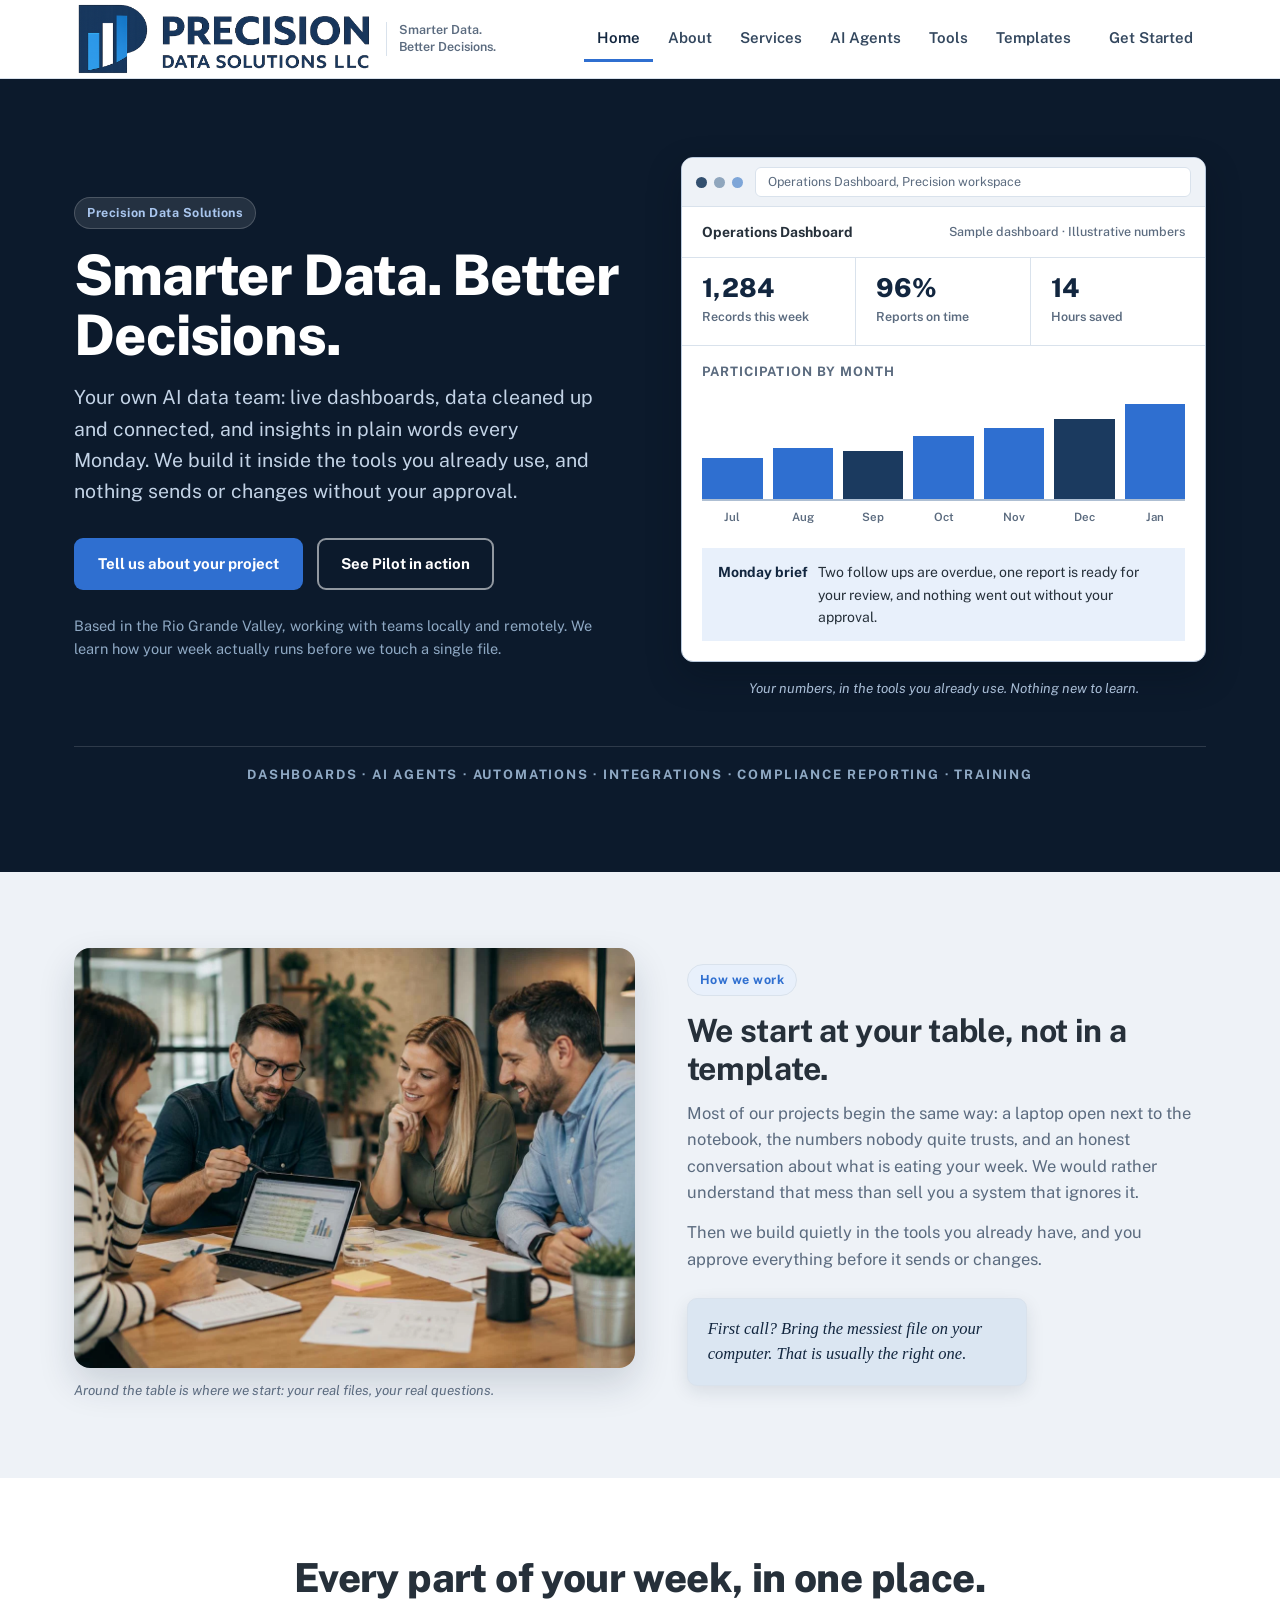
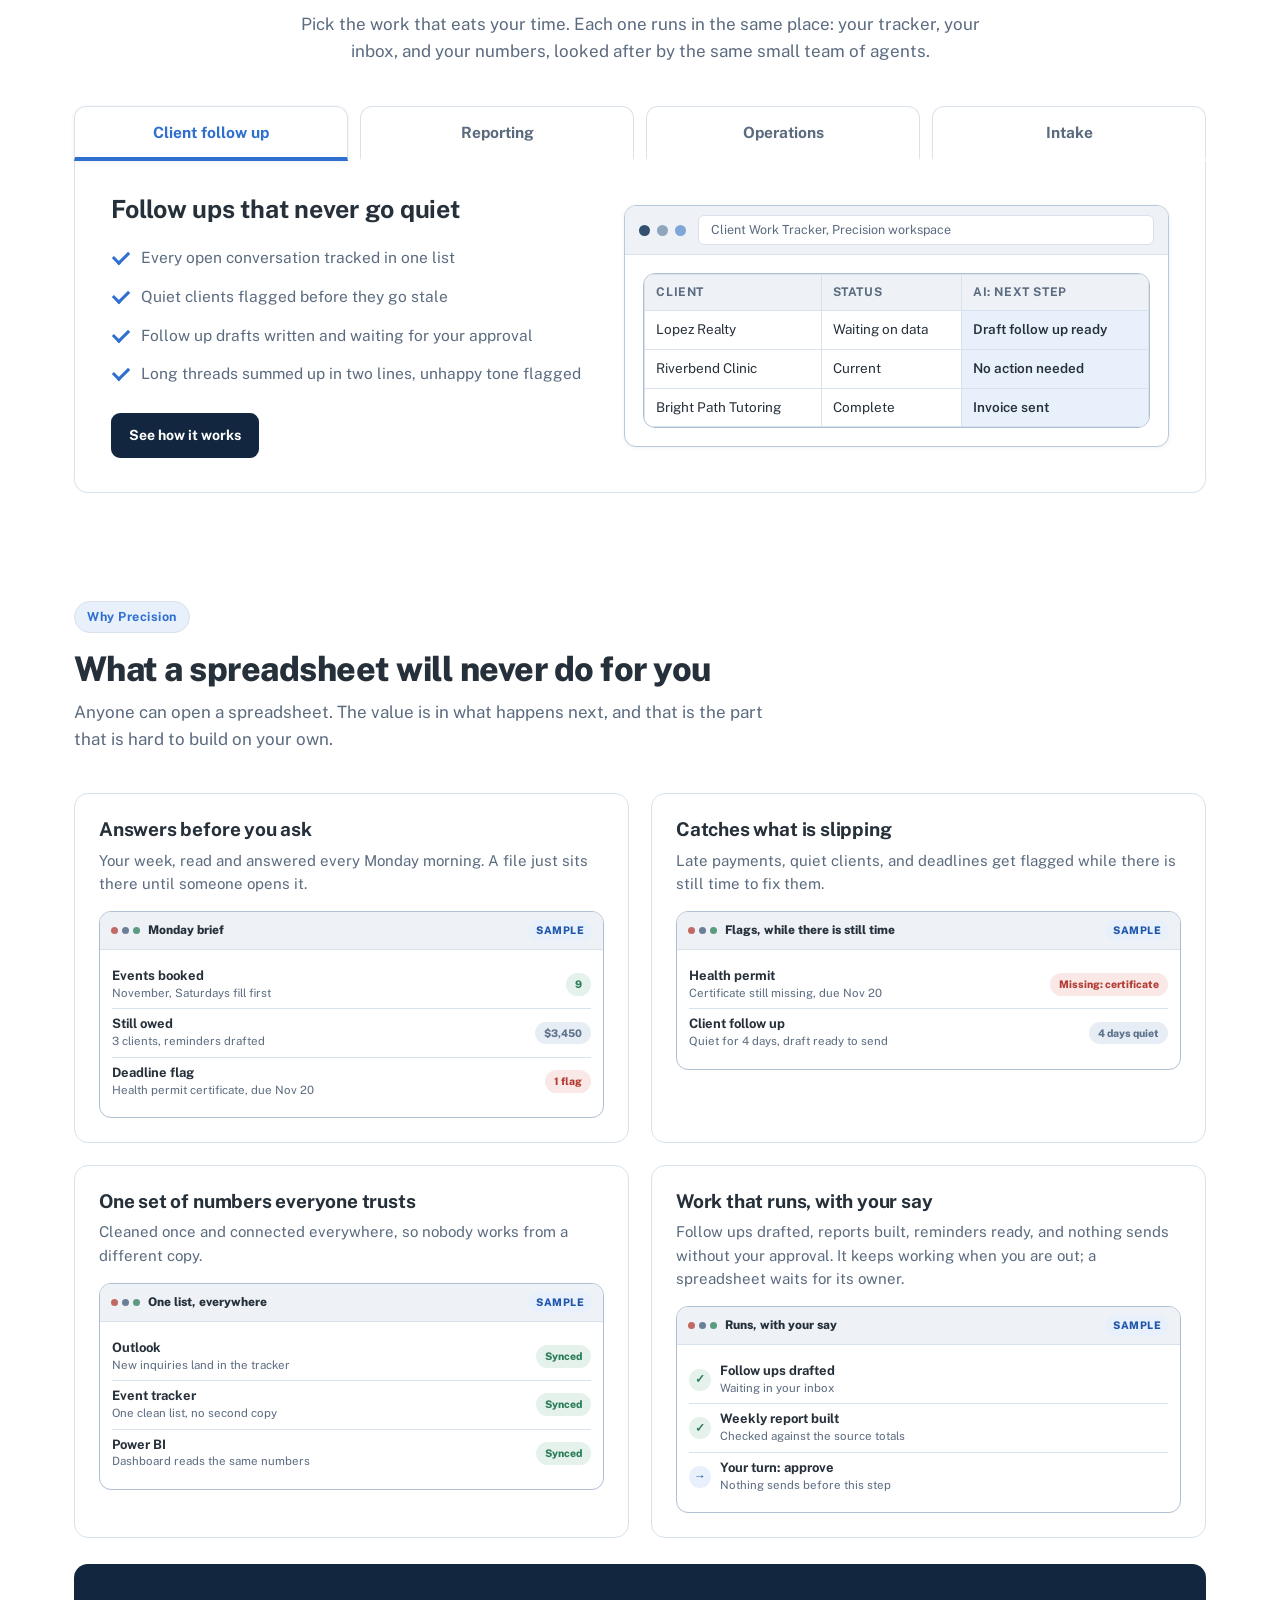
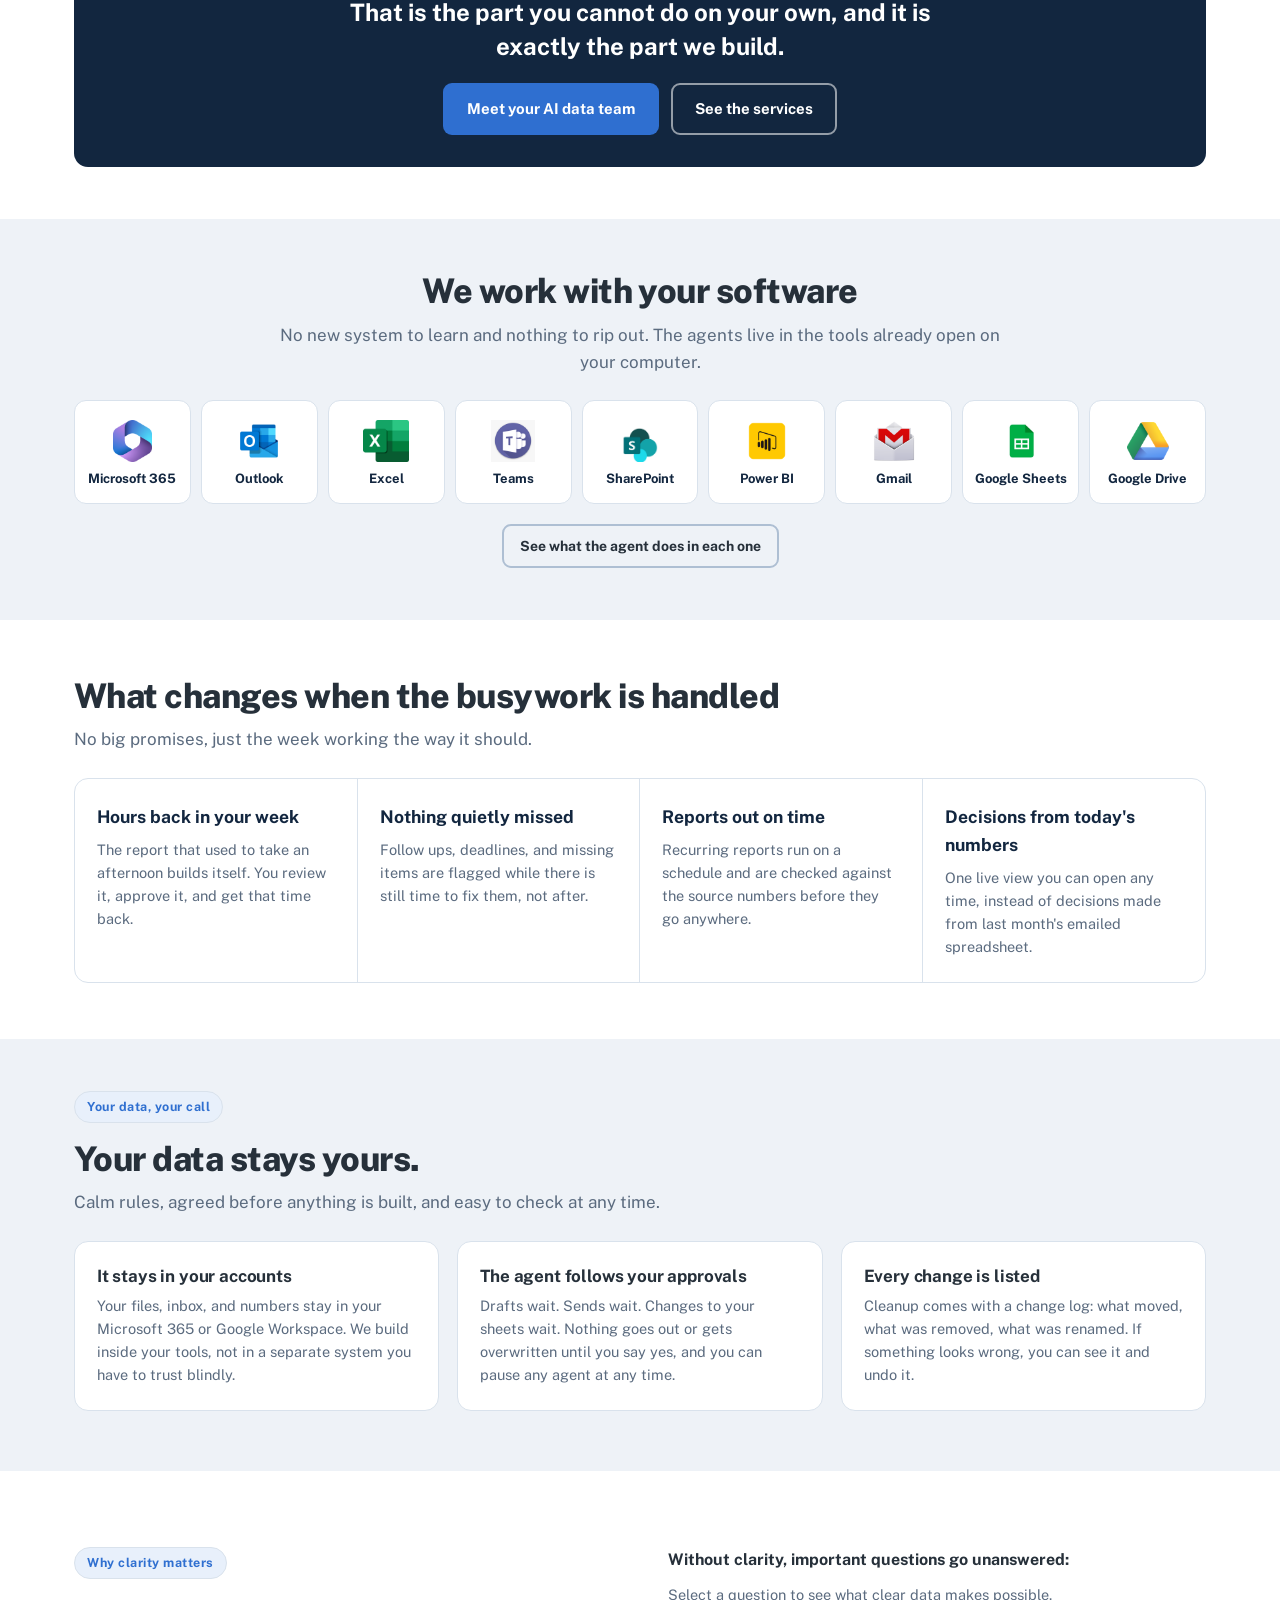
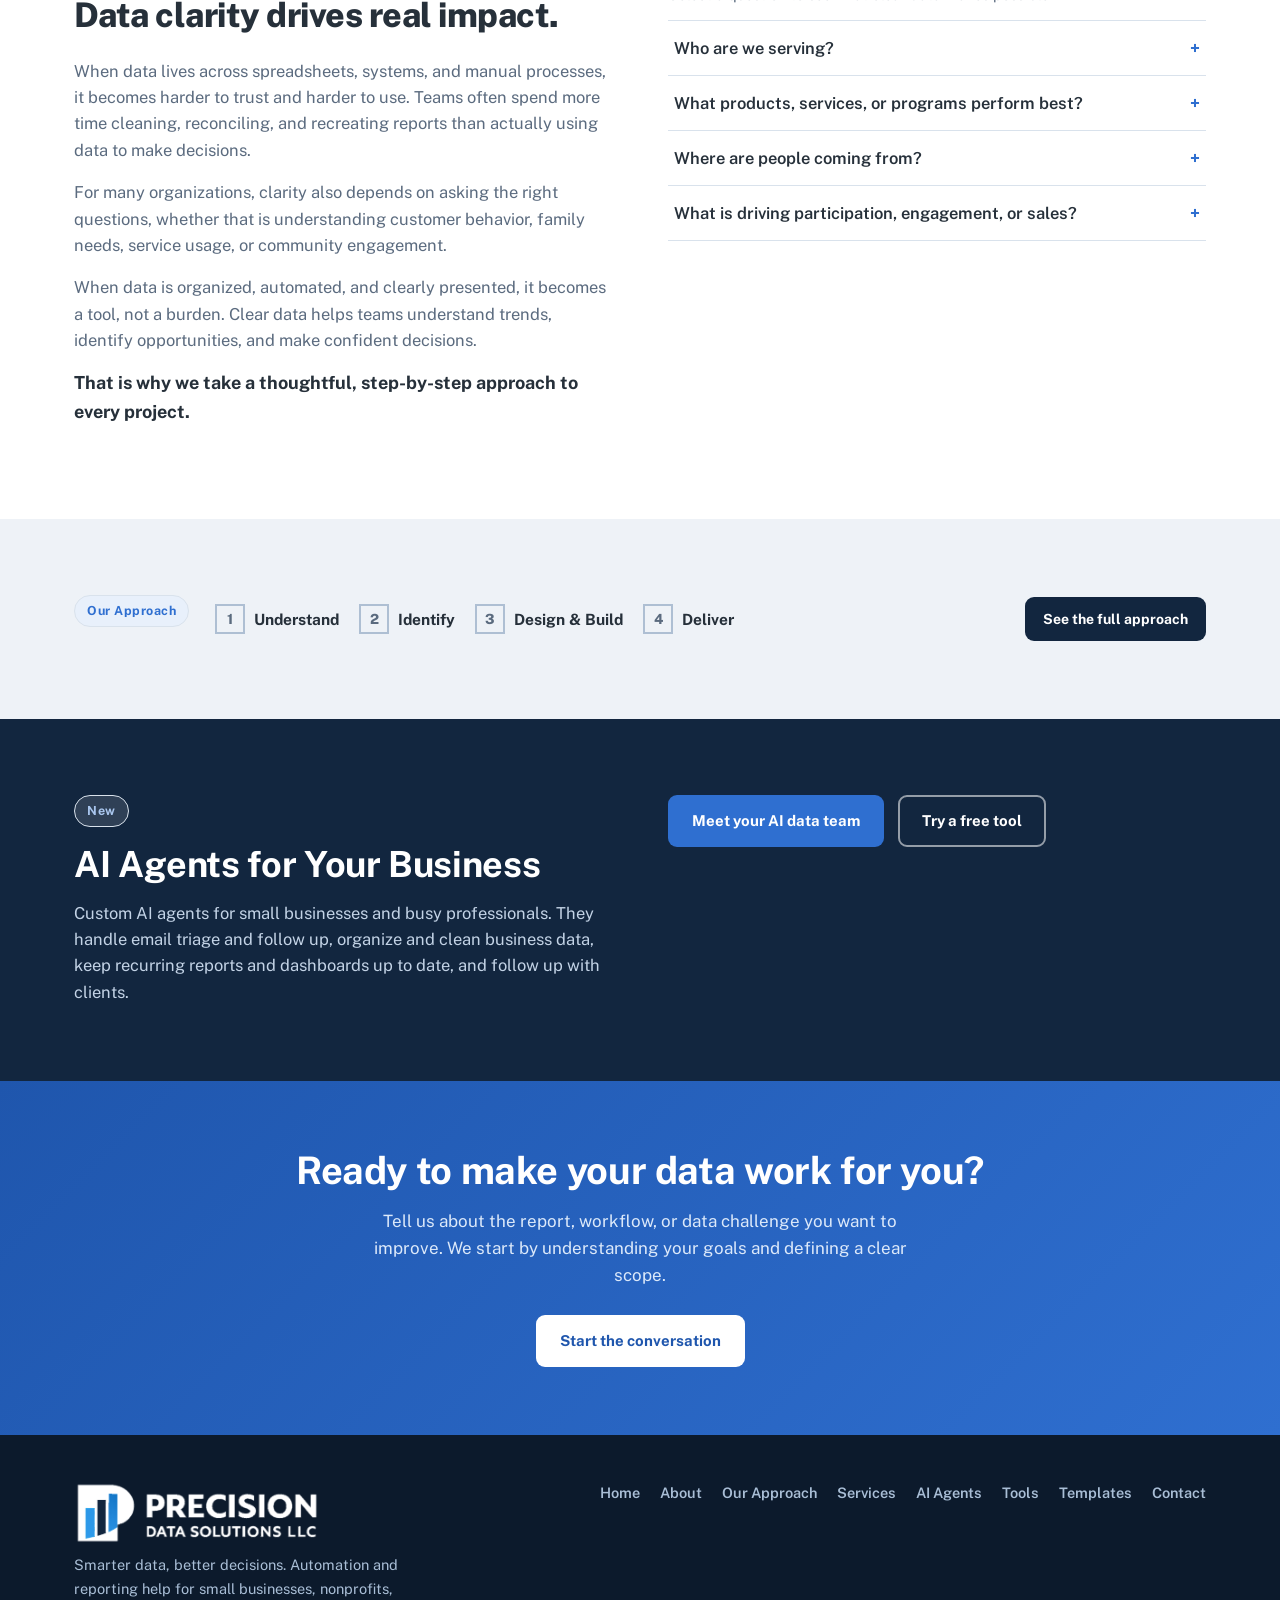
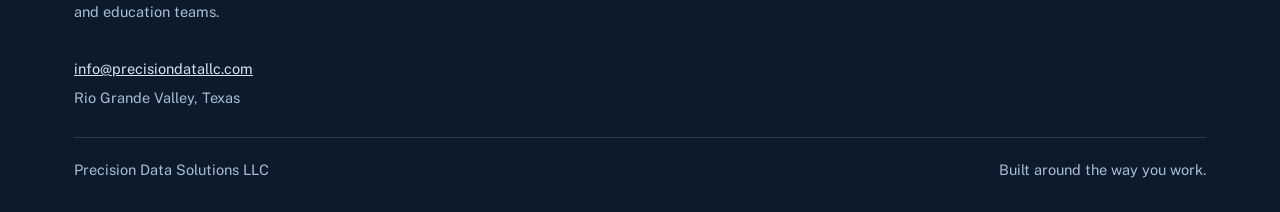
<file: index.html>
<!doctype html>
<html lang="en">
  <head>
    <meta charset="utf-8" />
    <meta name="viewport" content="width=device-width, initial-scale=1, viewport-fit=cover" />
    <meta name="color-scheme" content="light dark" />
    <meta name="description" content="Precision Data Solutions builds dashboards and small AI agents inside the tools you already use. Clean, clear data for small businesses, nonprofits, and education teams in the Rio Grande Valley and remotely." />
    <link rel="icon" href="assets/logo.png" />
    <title>Precision Data Solutions | Smarter Data. Better Decisions.</title>
    <link rel="preconnect" href="https://fonts.googleapis.com" />
    <link rel="preconnect" href="https://fonts.gstatic.com" crossorigin />
    <link href="https://fonts.googleapis.com/css2?family=Public+Sans:ital,wght@0,400;0,500;0,600;0,700;0,800;1,400&display=swap" rel="stylesheet" />
    <link rel="stylesheet" href="assets/css/site.css" />
  </head>
  <body>
    <header class="site-header">
      <div class="header-inner">
        <a class="brand" href="index.html" aria-label="Precision Data Solutions LLC, home">
          <img class="brand-logo" src="assets/logo-transparent.png" alt="Precision Data Solutions LLC" />
          <span class="brand-slogan">Smarter Data.<br />Better Decisions.</span>
        </a>
        <button class="menu-toggle" id="menuToggle" aria-expanded="false" aria-controls="mainNav">Menu</button>
        <nav class="main-nav" id="mainNav" aria-label="Main">
          <a href="index.html" class="active">Home</a>
          <a href="about.html">About</a>
          <a href="services.html">Services</a>
          <a href="ai-agents.html">AI Agents</a>
          <a href="tools.html">Tools</a>
          <a href="templates.html">Templates</a>
          <a href="contact.html" class="btn btn-primary btn-small header-cta">Get Started</a>
        </nav>
      </div>
    </header>

    <main id="top">

        <section class="hero">
          <div class="wrap hero-grid">
            <div>
              <span class="tag" style="background:rgba(255,255,255,0.1); color:#a9c6ee; border-color:rgba(255,255,255,0.18);">Precision Data Solutions</span>
              <h1>Smarter Data. Better Decisions.</h1>
              <p class="lede">Your own AI data team: live dashboards, data cleaned up and connected, and insights in plain words every Monday. We build it inside the tools you already use, and nothing sends or changes without your approval.</p>
              <div class="hero-actions">
                <a href="contact.html" class="btn btn-primary">Tell us about your project</a>
                <a href="ai-agents.html" class="btn btn-outline">See Pilot in action</a>
              </div>
              <p class="hero-note">Based in the Rio Grande Valley, working with teams locally and remotely. We learn how your week actually runs before we touch a single file.</p>
            </div>
            <div>
            <div class="browser-frame"><div class="browser-chrome" aria-hidden="true"><span class="browser-dots"><i></i><i></i><i></i></span><span class="browser-url">Operations Dashboard, Precision workspace</span></div>
            <div class="dash" role="img" aria-label="Example dashboard: weekly records processed, reports automated, and hours saved, with a bar chart trending up">
              <div class="dash-head"><span>Operations Dashboard</span><span>Sample dashboard · Illustrative numbers</span></div>
              <div class="dash-kpis">
                <div class="kpi"><b data-count="1284">0</b><span>Records this week</span></div>
                <div class="kpi"><b data-count="96" data-suffix="%">0</b><span>Reports on time</span></div>
                <div class="kpi"><b data-count="14">0</b><span>Hours saved</span></div>
              </div>
              <div class="dash-chart">
                <h4>Participation by month</h4>
                <div class="bars" id="heroBars">
                  <div class="bar" data-h="38"></div>
                  <div class="bar" data-h="47"></div>
                  <div class="bar alt" data-h="44"></div>
                  <div class="bar" data-h="58"></div>
                  <div class="bar" data-h="66"></div>
                  <div class="bar alt" data-h="74"></div>
                  <div class="bar" data-h="88"></div>
                </div>
                <div class="bar-labels"><span>Jul</span><span>Aug</span><span>Sep</span><span>Oct</span><span>Nov</span><span>Dec</span><span>Jan</span></div>
              </div>
              <div class="dash-brief"><b>Monday brief</b><span>Two follow ups are overdue, one report is ready for your review, and nothing went out without your approval.</span></div>
            </div>
            </div>
            <p class="browser-caption">Your numbers, in the tools you already use. Nothing new to learn.</p>
            </div>
          </div>
          <div class="wrap">
            <p class="hero-breadth reveal">Dashboards &middot; AI agents &middot; Automations &middot; Integrations &middot; Compliance reporting &middot; Training</p>
          </div>
        </section>


        <section class="band band-cream">
          <div class="wrap photo-split">
            <figure class="photo-frame reveal">
              <img src="assets/team-table.webp" alt="A small team around a wooden table reviewing a spreadsheet and charts on a laptop, with notebooks and coffee" />
              <figcaption>Around the table is where we start: your real files, your real questions.</figcaption>
            </figure>
            <div class="reveal">
              <span class="tag">How we work</span>
              <h2 style="font-size:clamp(24px,3.4vw,32px); margin-bottom:12px;">We start at your table, not in a template.</h2>
              <p style="color:var(--muted); font-size:16.5px; margin-bottom:14px;">Most of our projects begin the same way: a laptop open next to the notebook, the numbers nobody quite trusts, and an honest conversation about what is eating your week. We would rather understand that mess than sell you a system that ignores it.</p>
              <p style="color:var(--muted); font-size:16.5px;">Then we build quietly in the tools you already have, and you approve everything before it sends or changes.</p>
              <div class="sticky-note">First call? Bring the messiest file on your computer. That is usually the right one.</div>
            </div>
          </div>
        </section>

        <section class="band" style="padding-bottom:56px;">
          <div class="wrap">
            <div class="section-head center reveal">
              <h2 style="font-size:clamp(28px,4vw,40px);">Every part of your week, in one place.</h2>
              <p>Pick the work that eats your time. Each one runs in the same place: your tracker, your inbox, and your numbers, looked after by the same small team of agents.</p>
            </div>
            <div class="work-tabs reveal" role="tablist" aria-label="Parts of the week">
              <button type="button" class="work-tab active" role="tab" aria-selected="true" data-work="0">Client follow up</button>
              <button type="button" class="work-tab" role="tab" aria-selected="false" data-work="1">Reporting</button>
              <button type="button" class="work-tab" role="tab" aria-selected="false" data-work="2">Operations</button>
              <button type="button" class="work-tab" role="tab" aria-selected="false" data-work="3">Intake</button>
            </div>
            <div class="work-panel reveal">
              <div>
                <h3 id="workTitle">Follow ups that never go quiet</h3>
                <ul class="work-checks" id="workChecks">
                  <li>Every open conversation tracked in one list</li>
                  <li>Quiet clients flagged before they go stale</li>
                  <li>Follow up drafts written and waiting for your approval</li>
                  <li>Long threads summed up in two lines, unhappy tone flagged</li>
                </ul>
                <a href="ai-agents.html" class="btn btn-navy btn-small" style="margin-top:20px;">See how it works</a>
              </div>
              <div class="browser-frame" style="box-shadow:var(--shadow-sm);">
                <div class="browser-chrome" aria-hidden="true"><span class="browser-dots"><i></i><i></i><i></i></span><span class="browser-url" id="workUrl">Client Work Tracker, Precision workspace</span></div>
                <div style="padding:18px;" id="workVisual">
                  <div class="mini-sheet"><table><thead><tr><th>Client</th><th>Status</th><th>AI: Next step</th></tr></thead><tbody>
                    <tr><td>Lopez Realty</td><td>Waiting on data</td><td class="ai">Draft follow up ready</td></tr>
                    <tr><td>Riverbend Clinic</td><td>Current</td><td class="ai">No action needed</td></tr>
                    <tr><td>Bright Path Tutoring</td><td>Complete</td><td class="ai">Invoice sent</td></tr>
                  </tbody></table></div>
                </div>
              </div>
            </div>
          </div>
        </section>

        <section class="band" style="padding-top:52px; padding-bottom:52px;">
          <div class="wrap">
            <div class="section-head reveal">
              <span class="tag">Why Precision</span>
              <h2>What a spreadsheet will never do for you</h2>
              <p>Anyone can open a spreadsheet. The value is in what happens next, and that is the part that is hard to build on your own.</p>
            </div>
            <div class="value-grid reveal">
              <div class="value-card">
                <h3>Answers before you ask</h3>
                <p>Your week, read and answered every Monday morning. A file just sits there until someone opens it.</p>
                <div class="get-view"><div class="gv-top"><span class="gv-dots"><i></i><i></i><i></i></span><span class="gv-title">Monday brief</span><span class="gv-sample">Sample</span></div><div class="gv-body"><div class="gv-row"><span class="gv-main"><b>Events booked</b><span>November, Saturdays fill first</span></span><span class="gv-pill ok">9</span></div><div class="gv-row"><span class="gv-main"><b>Still owed</b><span>3 clients, reminders drafted</span></span><span class="gv-pill wait">$3,450</span></div><div class="gv-row"><span class="gv-main"><b>Deadline flag</b><span>Health permit certificate, due Nov 20</span></span><span class="gv-pill bad">1 flag</span></div></div></div>
              </div>
              <div class="value-card">
                <h3>Catches what is slipping</h3>
                <p>Late payments, quiet clients, and deadlines get flagged while there is still time to fix them.</p>
                <div class="get-view"><div class="gv-top"><span class="gv-dots"><i></i><i></i><i></i></span><span class="gv-title">Flags, while there is still time</span><span class="gv-sample">Sample</span></div><div class="gv-body"><div class="gv-row"><span class="gv-main"><b>Health permit</b><span>Certificate still missing, due Nov 20</span></span><span class="gv-pill bad">Missing: certificate</span></div><div class="gv-row"><span class="gv-main"><b>Client follow up</b><span>Quiet for 4 days, draft ready to send</span></span><span class="gv-pill wait">4 days quiet</span></div></div></div>
              </div>
              <div class="value-card">
                <h3>One set of numbers everyone trusts</h3>
                <p>Cleaned once and connected everywhere, so nobody works from a different copy.</p>
                <div class="get-view"><div class="gv-top"><span class="gv-dots"><i></i><i></i><i></i></span><span class="gv-title">One list, everywhere</span><span class="gv-sample">Sample</span></div><div class="gv-body"><div class="gv-row"><span class="gv-main"><b>Outlook</b><span>New inquiries land in the tracker</span></span><span class="gv-pill ok">Synced</span></div><div class="gv-row"><span class="gv-main"><b>Event tracker</b><span>One clean list, no second copy</span></span><span class="gv-pill ok">Synced</span></div><div class="gv-row"><span class="gv-main"><b>Power BI</b><span>Dashboard reads the same numbers</span></span><span class="gv-pill ok">Synced</span></div></div></div>
              </div>
              <div class="value-card">
                <h3>Work that runs, with your say</h3>
                <p>Follow ups drafted, reports built, reminders ready, and nothing sends without your approval. It keeps working when you are out; a spreadsheet waits for its owner.</p>
                <div class="get-view"><div class="gv-top"><span class="gv-dots"><i></i><i></i><i></i></span><span class="gv-title">Runs, with your say</span><span class="gv-sample">Sample</span></div><div class="gv-body"><div class="gv-step"><span class="gv-check done">&#10003;</span><span class="gv-main"><b>Follow ups drafted</b><span>Waiting in your inbox</span></span></div><div class="gv-step"><span class="gv-check done">&#10003;</span><span class="gv-main"><b>Weekly report built</b><span>Checked against the source totals</span></span></div><div class="gv-step"><span class="gv-check turn">&#8594;</span><span class="gv-main"><b>Your turn: approve</b><span>Nothing sends before this step</span></span></div></div></div>
              </div>
            </div>
            <div class="value-close reveal">
              <p>That is the part you cannot do on your own, and it is exactly the part we build.</p>
              <div class="value-actions">
                <a href="ai-agents.html" class="btn btn-primary">Meet your AI data team</a>
                <a href="services.html" class="btn btn-outline-light">See the services</a>
              </div>
            </div>
          </div>
        </section>

        <section class="band band-soft" style="padding-top:52px; padding-bottom:52px;">
          <div class="wrap">
            <div class="section-head center reveal" style="margin-bottom:24px;">
              <h2>We work with your software</h2>
              <p>No new system to learn and nothing to rip out. The agents live in the tools already open on your computer.</p>
            </div>
            <div class="logo-strip reveal" aria-label="Platforms we work with">
              <div class="logo-cell"><img src="assets/logos/microsoft-365.png" alt="Microsoft 365 logo" /><span>Microsoft 365</span></div>
              <div class="logo-cell"><img src="assets/logos/outlook.png" alt="Microsoft Outlook logo" /><span>Outlook</span></div>
              <div class="logo-cell"><img src="assets/logos/excel.png" alt="Microsoft Excel logo" /><span>Excel</span></div>
              <div class="logo-cell"><img src="assets/logos/teams.png" alt="Microsoft Teams logo" /><span>Teams</span></div>
              <div class="logo-cell"><img src="assets/logos/sharepoint.png" alt="Microsoft SharePoint logo" /><span>SharePoint</span></div>
              <div class="logo-cell"><img src="assets/logos/power-bi.png" alt="Microsoft Power BI logo" /><span>Power BI</span></div>
              <div class="logo-cell"><img src="assets/logos/gmail.png" alt="Gmail logo" /><span>Gmail</span></div>
              <div class="logo-cell"><img src="assets/logos/google-sheets.png" alt="Google Sheets logo" /><span>Google Sheets</span></div>
              <div class="logo-cell"><img src="assets/logos/google-drive.png" alt="Google Drive logo" /><span>Google Drive</span></div>
            </div>
            <p style="text-align:center; margin-top:20px;" class="reveal"><a href="ai-agents.html" class="btn btn-outline btn-small">See what the agent does in each one</a></p>
          </div>
        </section>

        <section class="band" style="padding-top:56px; padding-bottom:56px;">
          <div class="wrap">
            <div class="section-head reveal" style="margin-bottom:24px;">
              <h2>What changes when the busywork is handled</h2>
              <p>No big promises, just the week working the way it should.</p>
            </div>
            <div class="outcome-grid reveal">
              <div class="outcome"><b>Hours back in your week</b><p>The report that used to take an afternoon builds itself. You review it, approve it, and get that time back.</p></div>
              <div class="outcome"><b>Nothing quietly missed</b><p>Follow ups, deadlines, and missing items are flagged while there is still time to fix them, not after.</p></div>
              <div class="outcome"><b>Reports out on time</b><p>Recurring reports run on a schedule and are checked against the source numbers before they go anywhere.</p></div>
              <div class="outcome"><b>Decisions from today&apos;s numbers</b><p>One live view you can open any time, instead of decisions made from last month&apos;s emailed spreadsheet.</p></div>
            </div>
          </div>
        </section>

        <section class="band band-soft" style="padding-top:52px; padding-bottom:60px;">
          <div class="wrap">
            <div class="section-head reveal" style="margin-bottom:24px;">
              <span class="tag">Your data, your call</span>
              <h2>Your data stays yours.</h2>
              <p>Calm rules, agreed before anything is built, and easy to check at any time.</p>
            </div>
            <div class="trust-grid reveal">
              <div class="trust-card"><h3>It stays in your accounts</h3><p>Your files, inbox, and numbers stay in your Microsoft 365 or Google Workspace. We build inside your tools, not in a separate system you have to trust blindly.</p></div>
              <div class="trust-card"><h3>The agent follows your approvals</h3><p>Drafts wait. Sends wait. Changes to your sheets wait. Nothing goes out or gets overwritten until you say yes, and you can pause any agent at any time.</p></div>
              <div class="trust-card"><h3>Every change is listed</h3><p>Cleanup comes with a change log: what moved, what was removed, what was renamed. If something looks wrong, you can see it and undo it.</p></div>
            </div>
          </div>
        </section>

        <section class="band">
          <div class="wrap two-col">
            <div class="reveal">
              <span class="tag">Why clarity matters</span>
              <div class="section-head" style="margin-bottom:22px"><h2>Data clarity drives real impact.</h2></div>
              <div class="prose">
                <p>When data lives across spreadsheets, systems, and manual processes, it becomes harder to trust and harder to use. Teams often spend more time cleaning, reconciling, and recreating reports than actually using data to make decisions.</p>
                <p>For many organizations, clarity also depends on asking the right questions, whether that is understanding customer behavior, family needs, service usage, or community engagement.</p>
                <p>When data is organized, automated, and clearly presented, it becomes a tool, not a burden. Clear data helps teams understand trends, identify opportunities, and make confident decisions.</p>
                <p class="standout">That is why we take a thoughtful, step-by-step approach to every project.</p>
              </div>
            </div>
            <div class="reveal">
              <p style="font-weight:700; margin-bottom:10px;">Without clarity, important questions go unanswered:</p>
              <p style="color:var(--muted); font-size:14.5px; margin-bottom:14px;">Select a question to see what clear data makes possible.</p>
              <ul class="question-list" id="questionList">
                <li>
                  <button type="button" aria-expanded="false">Who are we serving?<span class="chev">+</span></button>
                  <div class="question-answer">A single, reconciled list of the people and families you serve, deduplicated and current, instead of three spreadsheets that disagree.</div>
                </li>
                <li>
                  <button type="button" aria-expanded="false">What products, services, or programs perform best?<span class="chev">+</span></button>
                  <div class="question-answer">Side by side numbers for every program or service line, updated on a schedule, so the strongest work gets the attention and the budget.</div>
                </li>
                <li>
                  <button type="button" aria-expanded="false">Where are people coming from?<span class="chev">+</span></button>
                  <div class="question-answer">Referral and intake sources tracked consistently, so you can see which outreach actually turns into participation.</div>
                </li>
                <li>
                  <button type="button" aria-expanded="false">What is driving participation, engagement, or sales?<span class="chev">+</span></button>
                  <div class="question-answer">Trends broken out by month, location, and group, with the changes flagged for you in a weekly brief instead of buried in a workbook.</div>
                </li>
              </ul>
            </div>
          </div>
        </section>

        <section class="band band-soft approach-strip">
          <div class="wrap approach-strip-inner">
            <span class="tag">Our Approach</span>
            <ol class="approach-steps">
              <li><span class="num">1</span> Understand</li>
              <li><span class="num">2</span> Identify</li>
              <li><span class="num">3</span> Design &amp; Build</li>
              <li><span class="num">4</span> Deliver</li>
            </ol>
            <a class="btn btn-navy btn-small" href="about.html#approach">See the full approach</a>
          </div>
        </section>

        <section class="band band-navy">
          <div class="wrap two-col">
            <div class="reveal">
              <span class="tag">New</span>
              <h2 style="font-size:clamp(26px,3.6vw,36px); margin-bottom:14px;">AI Agents for Your Business</h2>
              <p style="color:#c3d3e6; font-size:16.5px;">Custom AI agents for small businesses and busy professionals. They handle email triage and follow up, organize and clean business data, keep recurring reports and dashboards up to date, and follow up with clients.</p>
            </div>
            <div class="reveal" style="display:flex; align-items:center; gap:14px; flex-wrap:wrap;">
              <a href="ai-agents.html" class="btn btn-primary">Meet your AI data team</a>
              <a href="tools.html" class="btn btn-outline-light">Try a free tool</a>
            </div>
          </div>
        </section>

        <section class="cta-band">
          <div class="wrap reveal">
            <h2>Ready to make your data work for you?</h2>
            <p>Tell us about the report, workflow, or data challenge you want to improve. We start by understanding your goals and defining a clear scope.</p>
            <a href="contact.html" class="btn btn-primary">Start the conversation</a>
          </div>
        </section>
    </main>

    <footer>
      <div class="wrap">
        <div class="footer-grid">
          <div>
            <img src="assets/logo-footer-light.png" alt="Precision Data Solutions LLC" style="height:64px; width:auto; display:block;" />
            <p style="margin-top:8px; max-width:340px;">Smarter data, better decisions. Automation and reporting help for small businesses, nonprofits, and education teams.</p>
          </div>
          <nav class="footer-nav" aria-label="Footer">
            <a href="index.html">Home</a>
            <a href="about.html">About</a>
            <a href="about.html#approach">Our Approach</a>
            <a href="services.html">Services</a>
            <a href="ai-agents.html">AI Agents</a>
            <a href="tools.html">Tools</a>
            <a href="templates.html">Templates</a>
            <a href="contact.html">Contact</a>
          </nav>
          <div>
            <p><a href="mailto:info@precisiondatallc.com" style="color:#d7e2ef;">info@precisiondatallc.com</a></p>
            <p style="margin-top:6px;">Rio Grande Valley, Texas</p>
          </div>
        </div>
        <div class="footer-base">
          <span>Precision Data Solutions LLC</span>
          <span>Built around the way you work.</span>
        </div>
      </div>
    </footer>
    <script>
      (function () {
        "use strict";
        var $ = function (s, c) { return (c || document).querySelector(s); };
        var $$ = function (s, c) { return Array.prototype.slice.call((c || document).querySelectorAll(s)); };

        /* ================================================================
           CONFIG: FORM HANDLER ENDPOINT (deploy step)
           Set FORM_ENDPOINT to the live form handler URL before launch
           (for example a form service endpoint such as Formspree, or a
           Netlify Forms / serverless endpoint). While it is empty,
           forms validate and show their confirmation state locally and
           NOTHING is transmitted anywhere.
           ================================================================ */
        var CONFIG = { FORM_ENDPOINT: "https://formsubmit.co/ajax/precisiondatasol@gmail.com" };

        function submitToHandler(formName, payload, successEl, errorEl) {
          function done() {
            if (errorEl) errorEl.classList.remove("show");
            if (successEl) successEl.classList.add("show");
          }
          if (!CONFIG.FORM_ENDPOINT) {
            if (window.console) console.info("Precision site: form endpoint not configured yet, showing local confirmation only.", formName, payload);
            done();
            return;
          }
          fetch(CONFIG.FORM_ENDPOINT, {
            method: "POST",
            headers: { "Content-Type": "application/json", "Accept": "application/json" },
            body: JSON.stringify(Object.assign({ form: formName }, payload))
          }).then(function (r) {
            if (!r.ok) throw new Error("form send failed");
            done();
          }).catch(function () {
            if (successEl) successEl.classList.remove("show");
            if (errorEl) errorEl.classList.add("show");
          });
        }
        function validEmail(v) { return /^[^\s@]+@[^\s@]+\.[^\s@]+$/.test(v); }

        /* ---------------- mobile menu ---------------- */
        var menuToggle = $("#menuToggle");
        if (menuToggle) menuToggle.addEventListener("click", function () {
          var nav = $("#mainNav");
          var open = nav.classList.toggle("open");
          this.setAttribute("aria-expanded", open ? "true" : "false");
        });

        /* ---------------- reveal on scroll ---------------- */
        var revealObs = null;
        function initReveals() {
          var els = $$(".reveal:not(.in)");
          if (!("IntersectionObserver" in window)) { els.forEach(function (e) { e.classList.add("in"); }); return; }
          if (revealObs) revealObs.disconnect();
          revealObs = new IntersectionObserver(function (entries) {
            entries.forEach(function (en) { if (en.isIntersecting) { en.target.classList.add("in"); revealObs.unobserve(en.target); } });
          }, { threshold: 0.08 });
          els.forEach(function (e) { revealObs.observe(e); });
        }

        if (document.getElementById("heroBars")) {
/* ---------------- hero counters + bars ---------------- */
        var homeAnimated = false;
        function animateHome() {
          $$("#heroBars .bar").forEach(function (b) { b.style.height = b.getAttribute("data-h") + "%"; });
          if (homeAnimated) return;
          homeAnimated = true;
          $$("[data-count]").forEach(function (el) {
            var target = parseInt(el.getAttribute("data-count"), 10);
            var suffix = el.getAttribute("data-suffix") || "";
            var start = null;
            function tick(ts) {
              if (!start) start = ts;
              var p = Math.min((ts - start) / 1100, 1);
              el.textContent = Math.round(target * p).toLocaleString("en-US") + suffix;
              if (p < 1) requestAnimationFrame(tick);
            }
            requestAnimationFrame(tick);
          });
        }

        
          animateHome();
        }
        if (document.getElementById("questionList")) {
/* ---------------- questions accordion ---------------- */
        $$("#questionList > li > button").forEach(function (btn) {
          btn.addEventListener("click", function () {
            var li = btn.parentElement;
            var wasOpen = li.classList.contains("open");
            $$("#questionList > li").forEach(function (x) { x.classList.remove("open"); x.querySelector("button").setAttribute("aria-expanded", "false"); });
            if (!wasOpen) { li.classList.add("open"); btn.setAttribute("aria-expanded", "true"); }
          });
        });

        
        }
        if (document.querySelector(".step-btn")) {
/* ---------------- approach stepper ---------------- */
        var STEPS = [
          { title: "1. Understand", body: "Your workflow and how your data is currently used. We start by watching the work as it really happens: where the numbers come from, who touches them, and where the process gets stuck." },
          { title: "2. Identify", body: "Opportunities to reduce manual work and improve clarity. We map the repeated tasks, the rebuilds, and the reconciliations, then rank them by the time they cost you every week." },
          { title: "3. Design & Build", body: "Automation tailored to your tools and needs. We build in the tools your team already uses, test with your real examples, and document how everything works." },
          { title: "4. Deliver", body: "Clear reports, dashboards, or summaries your team can confidently use, plus a walkthrough so the workflow keeps running after we hand it over." }
        ];
        function selectStep(i) {
          $$(".step-btn").forEach(function (b, j) { b.classList.toggle("active", j === i); b.setAttribute("aria-selected", j === i ? "true" : "false"); });
          $("#stepTitle").textContent = STEPS[i].title;
          $("#stepBody").textContent = STEPS[i].body;
          $("#stepProgress").style.width = ((i + 1) * 25) + "%";
        }
        $$(".step-btn").forEach(function (b) { b.addEventListener("click", function () { selectStep(parseInt(b.getAttribute("data-step"), 10)); }); });

        
        }
        if (document.querySelector(".prod-btn")) {
/* ---------------- product showcase ---------------- */
        function selectProd(i) {
          $$(".prod-btn").forEach(function (b, j) { b.classList.toggle("active", j === i); b.setAttribute("aria-selected", j === i ? "true" : "false"); });
          $$(".prod-panel").forEach(function (p, j) { p.classList.toggle("active", j === i); });
        }
        $$(".prod-btn").forEach(function (b) { b.addEventListener("click", function () { selectProd(parseInt(b.getAttribute("data-prod"), 10)); }); });
        $$(".prod-list, .player-tabs").forEach(function (list) {
          list.addEventListener("keydown", function (ev) {
            if (ev.key !== "ArrowRight" && ev.key !== "ArrowLeft" && ev.key !== "ArrowDown" && ev.key !== "ArrowUp") return;
            var btns = $$("button", list);
            var idx = btns.indexOf(document.activeElement);
            if (idx === -1) return;
            ev.preventDefault();
            var next = (ev.key === "ArrowRight" || ev.key === "ArrowDown") ? (idx + 1) % btns.length : (idx - 1 + btns.length) % btns.length;
            btns[next].focus();
            btns[next].click();
          });
        });

        
        }
        if (document.querySelector(".tier")) {
/* ---------------- tiers ---------------- */
        var TIERS = [
          "<b>Starter includes:</b> setup, testing with your examples, and a walkthrough.",
          "<b>Growth includes:</b> setup, testing, documentation, and a walkthrough.",
          "<b>Full System includes:</b> setup, testing, documentation, training, and ongoing upkeep planning."
        ];
        $$(".tier").forEach(function (t) {
          t.addEventListener("click", function () {
            var i = parseInt(t.getAttribute("data-tier"), 10);
            $$(".tier").forEach(function (x, j) {
              x.classList.toggle("selected", j === i);
              x.setAttribute("aria-pressed", j === i ? "true" : "false");
              x.querySelector(".tier-pick").textContent = j === i ? "Selected. Included items below." : "Select to see what is included";
            });
            var d = $("#tierDetail");
            d.innerHTML = TIERS[i];
            d.classList.add("show");
          });
        });

        
        }
        if (document.getElementById("serviceList")) {
/* ---------------- services explorer ---------------- */
        var SERVICES = [
          { name: "Data Cleanup & Organization", desc: "Standardize spreadsheets, remove duplicates, reconcile records, and turn scattered information into a consistent source your team can trust.", tools: ["Excel", "Google Sheets", "Deduplication", "Reconciliation"] },
          { name: "Compliance & Program Reporting", desc: "Build monitoring trackers, audit summaries, and recurring reports that make deadlines, missing items, and program performance easier to follow.", tools: ["Monitoring trackers", "Audit summaries", "Recurring reports"] },
          { name: "Dashboards & Data Visualization", desc: "Bring key metrics together in Power BI, Tableau, or Excel dashboards that help you see trends, track progress, and share results.", tools: ["Power BI", "Tableau", "Excel dashboards"] },
          { name: "Surveys & Data Analysis", desc: "Turn survey responses, customer feedback, attendance, and service data into clear summaries that help your team decide what to do next.", tools: ["Survey summaries", "Feedback analysis", "Attendance data"] },
          { name: "Excel & Microsoft 365 Automation", desc: "Streamline recurring reports, approvals, reminders, and document workflows with Excel, Office Scripts, Power Automate, Forms, and SharePoint.", tools: ["Excel", "Office Scripts", "Power Automate", "Forms", "SharePoint"] },
          { name: "Custom Tools & Scripts", desc: "Create practical Python scripts, trackers, and lightweight web tools for the repetitive tasks that off-the-shelf systems do not handle well.", tools: ["Python", "Trackers", "Lightweight web tools"] },
          { name: "Databases & Data Collection", desc: "Organize information with SQL, structured spreadsheets, and online forms so records are easier to maintain, connect, and report.", tools: ["SQL", "Structured spreadsheets", "Online forms"] },
          { name: "Consulting & Hands-On Training", desc: "Get practical support with reporting, process improvement, and the tools your team uses, plus clear walkthroughs and documentation for ongoing use.", tools: ["Process reviews", "Walkthroughs", "Documentation"] },
          { name: "Dashboards and Reporting", desc: "Power BI and live dashboards plus recurring report packs, so leaders see current numbers in one place instead of waiting for a rebuilt spreadsheet.", tools: ["Power BI", "Live dashboards", "Scheduled reports"] },
          { name: "Automations and Workflows", desc: "Excel, Microsoft 365, and custom workflows that remove repeat work: recurring reports, approvals, reminders, and document steps that run the same way every time.", tools: ["Excel", "Microsoft 365", "Power Automate", "Custom workflows"] },
          { name: "Integrations", desc: "Connect the tools you already use so data flows instead of being retyped: forms feed trackers, trackers feed dashboards, and changes are logged for review.", tools: ["Forms to sheets", "Sheet to dashboard", "Change logs"] },
          { name: "Compliance and Deadline Reporting", desc: "Recurring reports, deadline tracking, and audit ready exports that show what is due, what is missing, and what needs attention before it is late.", tools: ["Deadline trackers", "Missing item lists", "Audit ready exports"] },
          { name: "Training and Ongoing Upkeep", desc: "Walkthroughs, documentation, and a care plan that keeps agents, trackers, and dashboards current as your team and your numbers change.", tools: ["Walkthroughs", "Documentation", "Care plan"] },
          { name: "Formula Help", desc: "Describe the calculation in plain words and get a working Excel or Google Sheets formula back, with a short explanation of what each part does. No more hunting through help forums or guessing at a SUMIFS: we write it, test it on your real sheet, and leave a note beside it so your team can reuse it.", tools: ["Excel formulas", "Google Sheets formulas", "Plain language in, formula out", "Tested on your data"] }
        ];
        var svcList = $("#serviceList"), svcPanels = $("#servicePanels");
        SERVICES.forEach(function (s, i) {
          var b = document.createElement("button");
          b.type = "button"; b.className = "explorer-btn" + (i === 0 ? " active" : "");
          b.setAttribute("role", "tab"); b.setAttribute("aria-selected", i === 0 ? "true" : "false");
          b.textContent = s.name;
          b.addEventListener("click", function () { selectService(i); });
          svcList.appendChild(b);
          var p = document.createElement("div");
          p.className = "explorer-panel" + (i === 0 ? " active" : "");
          p.innerHTML = "<h3></h3><p></p><h4>Tools we use</h4><div class='tool-chips'></div>";
          p.querySelector("h3").textContent = s.name;
          p.querySelector("p").textContent = s.desc;
          var chips = p.querySelector(".tool-chips");
          s.tools.forEach(function (t) { var c = document.createElement("span"); c.textContent = t; chips.appendChild(c); });
          var cta = document.createElement("div");
          cta.style.marginTop = "24px";
          cta.innerHTML = "<a class='btn btn-navy btn-small' href='contact.html'>Ask about this service</a>";
          p.appendChild(cta);
          svcPanels.appendChild(p);
        });
        function selectService(i) {
          $$(".explorer-btn").forEach(function (b, j) { b.classList.toggle("active", j === i); b.setAttribute("aria-selected", j === i ? "true" : "false"); });
          $$(".explorer-panel").forEach(function (p, j) { p.classList.toggle("active", j === i); });
        }

        
          var svcParam = parseInt(new URLSearchParams(location.search).get("service"), 10);
          if (!isNaN(svcParam) && svcParam >= 0 && svcParam < SERVICES.length) selectService(svcParam);
        }
        if (document.querySelector("[data-aud]")) {
/* ---------------- about audience tabs ---------------- */
        $$("[data-aud]").forEach(function (b) {
          b.addEventListener("click", function () {
            var i = parseInt(b.getAttribute("data-aud"), 10);
            $$("[data-aud]").forEach(function (x, j) { x.classList.toggle("active", j === i); x.setAttribute("aria-selected", j === i ? "true" : "false"); });
            $$("[data-aud-panel]").forEach(function (p, j) { p.classList.toggle("active", j === i); });
          });
        });

        
        }
        if (document.getElementById("toolRows")) {
/* ---------------- tools demo ---------------- */
        var RAW = [
          { customer: "Riverbend Clinic", category: "Reporting", rep: "Ana", amount: 1250 },
          { customer: "Lopez Realty", category: "Dashboards", rep: "Ben", amount: 2400 },
          { customer: "  Bright Path Tutoring", category: "Data cleanup", rep: "Ana", amount: 860 },
          { customer: "Riverbend Clinic", category: "Reporting", rep: "Ana", amount: 1250 },
          { customer: "Delgado Foods", category: "Automation", rep: "Cara", amount: 3100 },
          { customer: "", category: "", rep: "", amount: null },
          { customer: "Harbor Nonprofit", category: "Reporting ", rep: "Ben", amount: 1750 },
          { customer: "Lopez Realty", category: "Dashboards", rep: "Ben", amount: 2400 },
          { customer: "Summit Fitness", category: "Data cleanup", rep: "Cara", amount: 640 },
          { customer: "Delgado Foods", category: "Automation", rep: "Cara", amount: 980 }
        ];
        function money(n) { return "$" + Math.round(n).toLocaleString("en-US"); }
        function isEmptyRow(r) { return !r.customer.trim() && !r.category.trim() && !r.rep.trim() && (r.amount === null || r.amount === ""); }
        function keyOf(r) { return [r.customer, r.category, r.rep, String(r.amount)].join("|"); }
        function analyze(rows) {
          var totalCells = 0, filled = 0, emptyCells = 0, spaceCells = 0, seen = {}, dups = 0;
          rows.forEach(function (r) {
            [r.customer, r.category, r.rep].forEach(function (v) {
              totalCells++;
              if (v.trim() === "") emptyCells++; else { filled++; if (v !== v.trim()) spaceCells++; }
            });
            totalCells++;
            if (r.amount === null || r.amount === "") emptyCells++; else filled++;
            var k = keyOf(r);
            if (seen[k] && !isEmptyRow(r)) dups++;
            seen[k] = true;
          });
          return { filledPct: totalCells ? Math.round(filled / totalCells * 100) : 0, emptyCells: emptyCells, spaceCells: spaceCells, dups: dups };
        }
        function renderTool() {
          var trim = $("#optTrim").checked, dropEmpty = $("#optEmpty").checked, dropDup = $("#optDup").checked;
          var groupBy = $("#groupBy").value, q = $("#searchBox").value.trim().toLowerCase();
          var rows = RAW.map(function (r) {
            var c = { customer: r.customer, category: r.category, rep: r.rep, amount: r.amount };
            if (trim) { c.customer = c.customer.trim(); c.category = c.category.trim(); c.rep = c.rep.trim(); }
            return c;
          });
          var seen = {};
          var view = rows.filter(function (r) {
            if (dropEmpty && isEmptyRow(r)) return false;
            if (dropDup) { var k = keyOf(r); if (seen[k]) return false; seen[k] = true; }
            if (q) {
              var hay = (r.customer + " " + r.category + " " + r.rep + " " + (r.amount || "")).toLowerCase();
              if (hay.indexOf(q) === -1) return false;
            }
            return true;
          });
          var tbody = $("#toolRows");
          tbody.innerHTML = "";
          var totals = {}, sum = 0, count = 0;
          view.forEach(function (r) {
            var tr = document.createElement("tr");
            if (isEmptyRow(r)) tr.className = "empty-row";
            [r.customer, r.category, r.rep].forEach(function (v) {
              var td = document.createElement("td");
              td.textContent = v === "" ? "(empty)" : v;
              if (v !== "" && v !== v.trim()) td.className = "dirty";
              tr.appendChild(td);
            });
            var tdA = document.createElement("td");
            tdA.textContent = (r.amount === null || r.amount === "") ? "(empty)" : money(r.amount);
            tr.appendChild(tdA);
            tbody.appendChild(tr);
            if (!isEmptyRow(r) && typeof r.amount === "number") {
              sum += r.amount; count++;
              var g = groupBy === "rep" ? (r.rep || "(none)") : (r.category.trim() || "(none)");
              totals[g] = (totals[g] || 0) + r.amount;
            }
          });
          if (!view.length) {
            var tr2 = document.createElement("tr");
            var td2 = document.createElement("td");
            td2.colSpan = 4; td2.textContent = "No rows match your search.";
            tr2.appendChild(td2); tbody.appendChild(tr2);
          }
          var dataRows = view.filter(function (r) { return !isEmptyRow(r); });
          $("#statRecords").textContent = dataRows.length;
          $("#statTotal").textContent = money(sum);
          $("#statAvg").textContent = count ? money(sum / count) : "$0";
          var a = analyze(rows.filter(function (r) {
            if (dropEmpty && isEmptyRow(r)) return false;
            return true;
          }));
          $("#statFilled").textContent = a.filledPct + "%";
          $("#qEmpty").textContent = analyze(rows).emptyCells;
          $("#qDup").textContent = analyze(rows).dups;
          $("#qSpaces").textContent = analyze(rows).spaceCells;
          var bars = $("#catBars");
          bars.innerHTML = "";
          var max = 0;
          Object.keys(totals).forEach(function (k) { if (totals[k] > max) max = totals[k]; });
          Object.keys(totals).sort().forEach(function (k) {
            var row = document.createElement("div");
            row.className = "cat-row";
            row.innerHTML = "<div class='cat-meta'><span></span><span></span></div><div class='cat-track'><div class='cat-fill'></div></div>";
            row.querySelector(".cat-meta span").textContent = k;
            row.querySelectorAll(".cat-meta span")[1].textContent = money(totals[k]);
            row.querySelector(".cat-fill").style.width = max ? (totals[k] / max * 100) + "%" : "0%";
            bars.appendChild(row);
          });
        }
        ["optTrim", "optEmpty", "optDup", "groupBy", "searchBox"].forEach(function (id) {
          $("#" + id).addEventListener("input", renderTool);
          $("#" + id).addEventListener("change", renderTool);
        });
        $("#resetTool").addEventListener("click", function () {
          $("#optTrim").checked = false; $("#optEmpty").checked = false; $("#optDup").checked = false;
          $("#searchBox").value = ""; $("#groupBy").value = "category";
          renderTool();
        });
        renderTool();


        
        }
        if (document.querySelector("[data-work]")) {
/* ---------------- home: parts of the week ---------------- */
        var WORK = [
          { title: "Follow ups that never go quiet", url: "Client Work Tracker, Precision workspace", checks: ["Every open conversation tracked in one list", "Quiet clients flagged before they go stale", "Follow up drafts written and waiting for your approval", "Long threads summed up in two lines, unhappy tone flagged"], visual: "<div class='mini-sheet'><table><thead><tr><th>Client</th><th>Status</th><th>AI: Next step</th></tr></thead><tbody><tr><td>Lopez Realty</td><td>Waiting on data</td><td class='ai'>Draft follow up ready</td></tr><tr><td>Riverbend Clinic</td><td>Current</td><td class='ai'>No action needed</td></tr><tr><td>Bright Path Tutoring</td><td>Complete</td><td class='ai'>Invoice sent</td></tr></tbody></table></div>" },
          { title: "Reports that build themselves", url: "Weekly Numbers Dashboard, Precision workspace", checks: ["Recurring reports run on a schedule, not rebuilt by hand", "Totals checked against the source before anything is shared", "Ask a question in plain words, get a chart back", "Your Monday brief lands with the changes already flagged"], visual: "<div class='tile-grid'><div class='tile'><b>On time</b><span>Reports this month</span></div><div class='tile'><b>1 view</b><span>All key numbers</span></div><div class='tile'><b>Checked</b><span>Against source totals</span></div></div><div class='bars' style='height:64px;'><div class='bar' style='height:45%'></div><div class='bar' style='height:60%'></div><div class='bar alt' style='height:55%'></div><div class='bar' style='height:78%'></div><div class='bar' style='height:92%'></div></div>" },
          { title: "The day to day, in one place", url: "Operations Dashboard, Precision workspace", checks: ["Open jobs, due dates, and blocked items on one screen", "Missing items listed before they make you late", "Routine steps run the same way every time", "Anything unusual is flagged for your approval, not buried"], visual: "<div class='mini-sheet'><table><thead><tr><th>Job</th><th>Due</th><th>Status</th></tr></thead><tbody><tr><td>November dashboard refresh</td><td>Nov 12</td><td class='ai'>In progress</td></tr><tr><td>Quarterly export</td><td>Dec 1</td><td class='ai'>2 items missing</td></tr><tr><td>October report pack</td><td>Nov 7</td><td class='ai'>Filed</td></tr></tbody></table></div>" },
          { title: "New inquiries, filed and followed", url: "Client Intake Sheet, Precision workspace", checks: ["Voice or text in, however the inquiry arrives", "Structured entries filed in your tracker for you", "Nothing sits in an inbox waiting to be typed up", "First follow up drafted and waiting for your approval"], visual: "<div class='intake-out'><b>Filed entry:</b> New lead, Lopez Realty, needs a listings dashboard, callback Thursday. Source: voice note, 0:42.</div><p style='font-size:13px; color:var(--muted); margin-top:10px;'>Ready in your tracker, with the follow up drafted.</p>" }
        ];
        $$("[data-work]").forEach(function (b) {
          b.addEventListener("click", function () {
            var i = parseInt(b.getAttribute("data-work"), 10);
            $$("[data-work]").forEach(function (x, j) { x.classList.toggle("active", j === i); x.setAttribute("aria-selected", j === i ? "true" : "false"); });
            var d = WORK[i];
            $("#workTitle").textContent = d.title;
            $("#workUrl").textContent = d.url;
            var ul = $("#workChecks"); ul.innerHTML = "";
            d.checks.forEach(function (c) { var li = document.createElement("li"); li.textContent = c; ul.appendChild(li); });
            $("#workVisual").innerHTML = d.visual;
          });
        });

        
        }
        if (document.querySelector("[data-formula]")) {
/* ---------------- formula help demo ---------------- */
        var FORMULAS = [
          { out: "=SUMIFS(C:C, A:A, \"Ana\", B:B, \"October\")", why: "<b>In plain words:</b> Add the amounts in column C, but only on rows where column A says Ana and column B says October. We test it on your sheet before it stays." },
          { out: "=COUNTIF(D:D, \"Waiting on us\")", why: "<b>In plain words:</b> Count every row where column D says Waiting on us, so the number updates itself as statuses change. No recounting by hand." },
          { out: "=IF(AND(F2=\"Unpaid\", TODAY()-E2>30), \"Overdue\", \"\")", why: "<b>In plain words:</b> If a row is marked Unpaid and its date is more than 30 days old, write Overdue next to it. Otherwise leave it blank, so only the rows that need you stand out." }
        ];
        $$("[data-formula]").forEach(function (b) {
          b.addEventListener("click", function () {
            var i = parseInt(b.getAttribute("data-formula"), 10);
            $$("[data-formula]").forEach(function (x, j) { x.classList.toggle("active", j === i); });
            $("#formulaOut").textContent = FORMULAS[i].out;
            $("#formulaWhy").innerHTML = FORMULAS[i].why;
          });
        });

        
        }
        if (document.querySelector("[data-ask]")) {
/* ---------------- ask your numbers demo ---------------- */
        var ASKS = [
          { answer: "<b>Dashboards grew fastest,</b> up the most of any service this quarter, ahead of Reporting and Automation.", bars: [88, 57, 41, 26], labels: ["Dashboards", "Reporting", "Automation", "Cleanup"] },
          { answer: "<b>January was your strongest month,</b> with steady growth since September and no down months.", bars: [38, 52, 66, 92], labels: ["Sep", "Oct", "Nov", "Jan"] },
          { answer: "<b>Referrals bring in the most new clients,</b> ahead of your website and walk ins combined this quarter.", bars: [84, 46, 30, 18], labels: ["Referrals", "Website", "Social", "Walk ins"] }
        ];
        $$("[data-ask]").forEach(function (b) {
          b.addEventListener("click", function () {
            var i = parseInt(b.getAttribute("data-ask"), 10);
            $$("[data-ask]").forEach(function (x, j) { x.classList.toggle("active", j === i); });
            var d = ASKS[i];
            $("#askAnswer").innerHTML = d.answer;
            $$("#askBars .bar").forEach(function (bar, j) { bar.style.height = d.bars[j] + "%"; });
            d.labels.forEach(function (l, j) { $("#askL" + j).textContent = l; });
          });
        });

        
        }
        if (document.getElementById("tplGrid")) {
/* ---------------- templates library ---------------- */
        $$("[data-tpl-filter]").forEach(function (b) {
          b.addEventListener("click", function () {
            var f = b.getAttribute("data-tpl-filter");
            $$("[data-tpl-filter]").forEach(function (x) { x.classList.toggle("active", x === b); });
            $$(".tpl-card").forEach(function (c) { c.style.display = (f === "all" || c.getAttribute("data-tpl-cat") === f) ? "" : "none"; });
          });
        });
        $$("[data-tpl-get]").forEach(function (b) {
          b.addEventListener("click", function () {
            $("#tplSignupTitle").textContent = "Get the " + b.getAttribute("data-tpl-get");
            var tplSel = $("#tplTemplate"); if (tplSel) tplSel.value = b.getAttribute("data-tpl-get");
            $("#tplSignup").classList.add("show");
            $("#tplSuccess").classList.remove("show");
            $("#tplError").classList.remove("show");
            $("#tplSignup").scrollIntoView({ behavior: "smooth", block: "center" });
            $("#tplEmail").focus({ preventScroll: true });
          });
        });

        }
        if (document.querySelector("[data-plat]")) {
/* ---------------- platforms explorer ---------------- */
        var PLATS = [
          { title: "Microsoft 365", body: "In Outlook the agent sorts mail and drafts replies. In Excel it cleans and updates trackers. In Teams it posts your brief where your team already reads it, and in SharePoint it files reports in the right folder. Every send, post, and file change waits for the owner\u2019s approval.", items: ["Outlook: triage, drafts, follow up tracking", "Excel and SharePoint: updated trackers and filed reports", "Teams: briefs and alerts in your existing channels"] },
          { title: "Google Workspace", body: "In Gmail the agent sorts and drafts. In Sheets it adds AI columns, flags follow ups, and keeps categories current. In Drive it files the finished report where your team expects it. Drafts and changes wait for the owner\u2019s approval.", items: ["Gmail: sorted inbox and ready drafts", "Sheets: follow up flags, summaries, categories", "Drive: reports filed and named consistently"] },
          { title: "Power BI", body: "Your numbers land in a live dashboard you can open any time. The agent keeps the refresh on schedule, checks totals against the source, and flags anything that moved a lot in your Monday brief. Publishing a changed dashboard waits for approval.", items: ["Live dashboards from your trackers and files", "Refresh checks against source totals", "Big changes flagged in the weekly brief"] },
          { title: "Excel and Google Sheets trackers", body: "The tracker you already use stays the tracker. We add AI columns for follow ups, summaries, and categories, plus cleanup with a change log. You approve the change log before anything in your sheet changes.", items: ["AI columns added to your existing tracker", "Cleanup with a change log you approve", "No new system to learn"] },
          { title: "Everyday business tools", body: "Forms, inboxes, calendars, and the other tools a small business already runs on, connected through automations so entries flow into your tracker instead of being retyped. Each connection is tested with your examples, and sends still wait for approval.", items: ["Forms feed your tracker automatically", "Inbox items become tracked follow ups", "Fewer retyped entries and duplicates"] }
        ];
        $$("[data-plat]").forEach(function(b){ b.addEventListener("click", function(){ var i=parseInt(b.getAttribute("data-plat"),10); $$("[data-plat]").forEach(function(x,j){ x.classList.toggle("active", j===i); }); var d=PLATS[i]; $("#platTitle").textContent=d.title; $("#platBody").textContent=d.body; var ul=$("#platList"); ul.innerHTML=""; d.items.forEach(function(it){ var li=document.createElement("li"); li.textContent=it; ul.appendChild(li); }); }); });

        
        }
        if (document.querySelector("[data-logo-plat]")) {
/* ---------------- platform logos sync ---------------- */
        $$("[data-logo-plat]").forEach(function (cell) {
          cell.addEventListener("click", function () {
            var i = parseInt(cell.getAttribute("data-logo-plat"), 10);
            $$("[data-logo-plat]").forEach(function (x) { x.classList.toggle("active", x === cell); });
            var target = $$("[data-plat]").filter(function (b) { return parseInt(b.getAttribute("data-plat"), 10) === i; })[0];
            if (target) target.click();
          });
        });

        
        }

        /* ---------------- free guide form ---------------- */
        var guideForm = $("#guideForm");
        if (guideForm) guideForm.addEventListener("submit", function (ev) {
          ev.preventDefault();
          var email = $("#guideEmail").value.trim();
          var ok = validEmail(email);
          $("#guideError").classList.toggle("show", !ok);
          if (!ok) { $("#guideSuccess").classList.remove("show"); return; }
          submitToHandler("free-guide", { email: email }, $("#guideSuccess"), $("#guideError"));
        });

        /* ---------------- templates signup form ---------------- */
        var tplForm = $("#tplSignup");
        if (tplForm) tplForm.addEventListener("submit", function (ev) {
          ev.preventDefault();
          var email = $("#tplEmail").value.trim();
          var ok = validEmail(email);
          $("#tplError").classList.toggle("show", !ok);
          if (!ok) { $("#tplSuccess").classList.remove("show"); return; }
          var tplSel = $("#tplTemplate");
          submitToHandler("template-signup", { email: email, template: tplSel ? tplSel.value : "" }, $("#tplSuccess"), $("#tplError"));
        });

        /* ---------------- contact form ---------------- */
        var contactForm = $("#contactForm");
        if (contactForm) contactForm.addEventListener("submit", function (ev) {
          ev.preventDefault();
          var name = $("#cfName").value.trim(), email = $("#cfEmail").value.trim(), msg = $("#cfMsg").value.trim();
          var ok = name.length > 1 && validEmail(email) && msg.length > 3;
          $("#contactError").classList.toggle("show", !ok);
          if (!ok) { $("#contactSuccess").classList.remove("show"); return; }
          submitToHandler("contact", { name: name, email: email, topic: $("#cfTopic").value, message: msg }, $("#contactSuccess"), $("#contactError"));
        });

        initReveals();
      })();
    </script>

  </body>
</html>
</file>
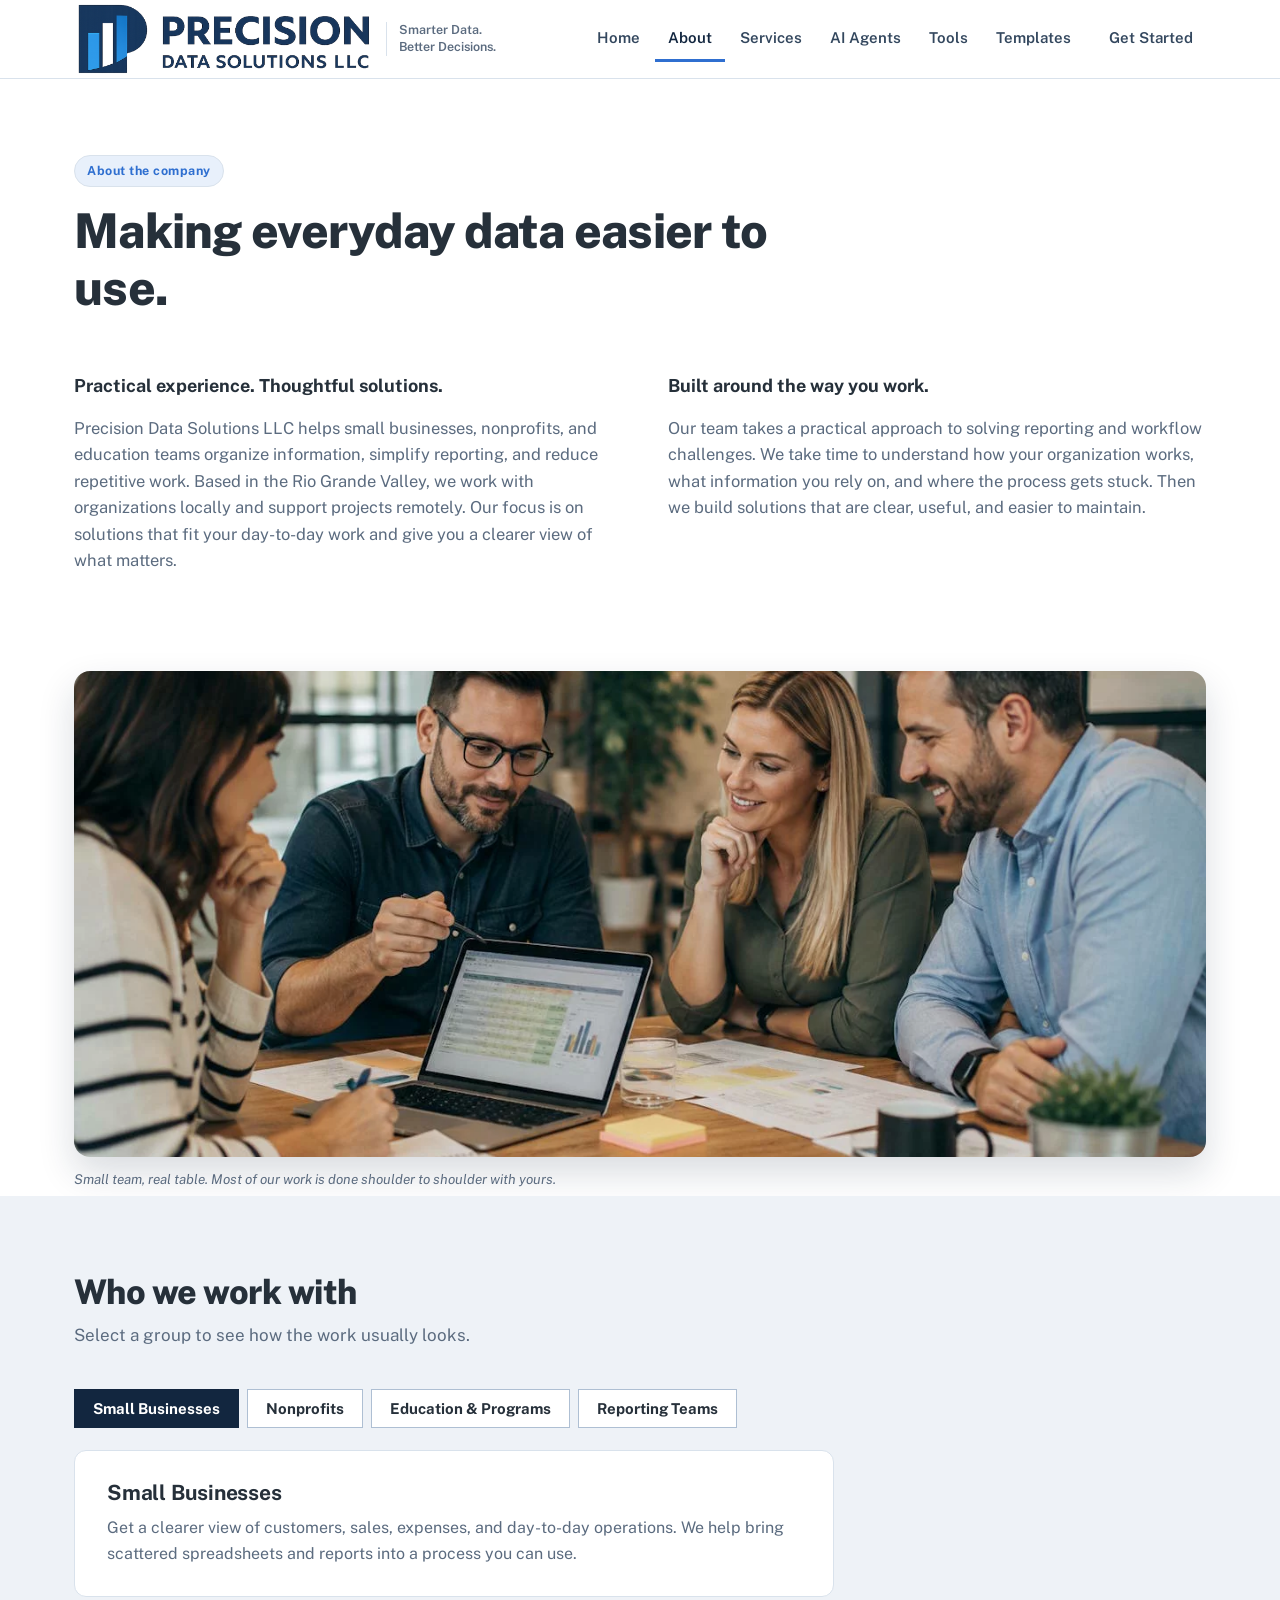
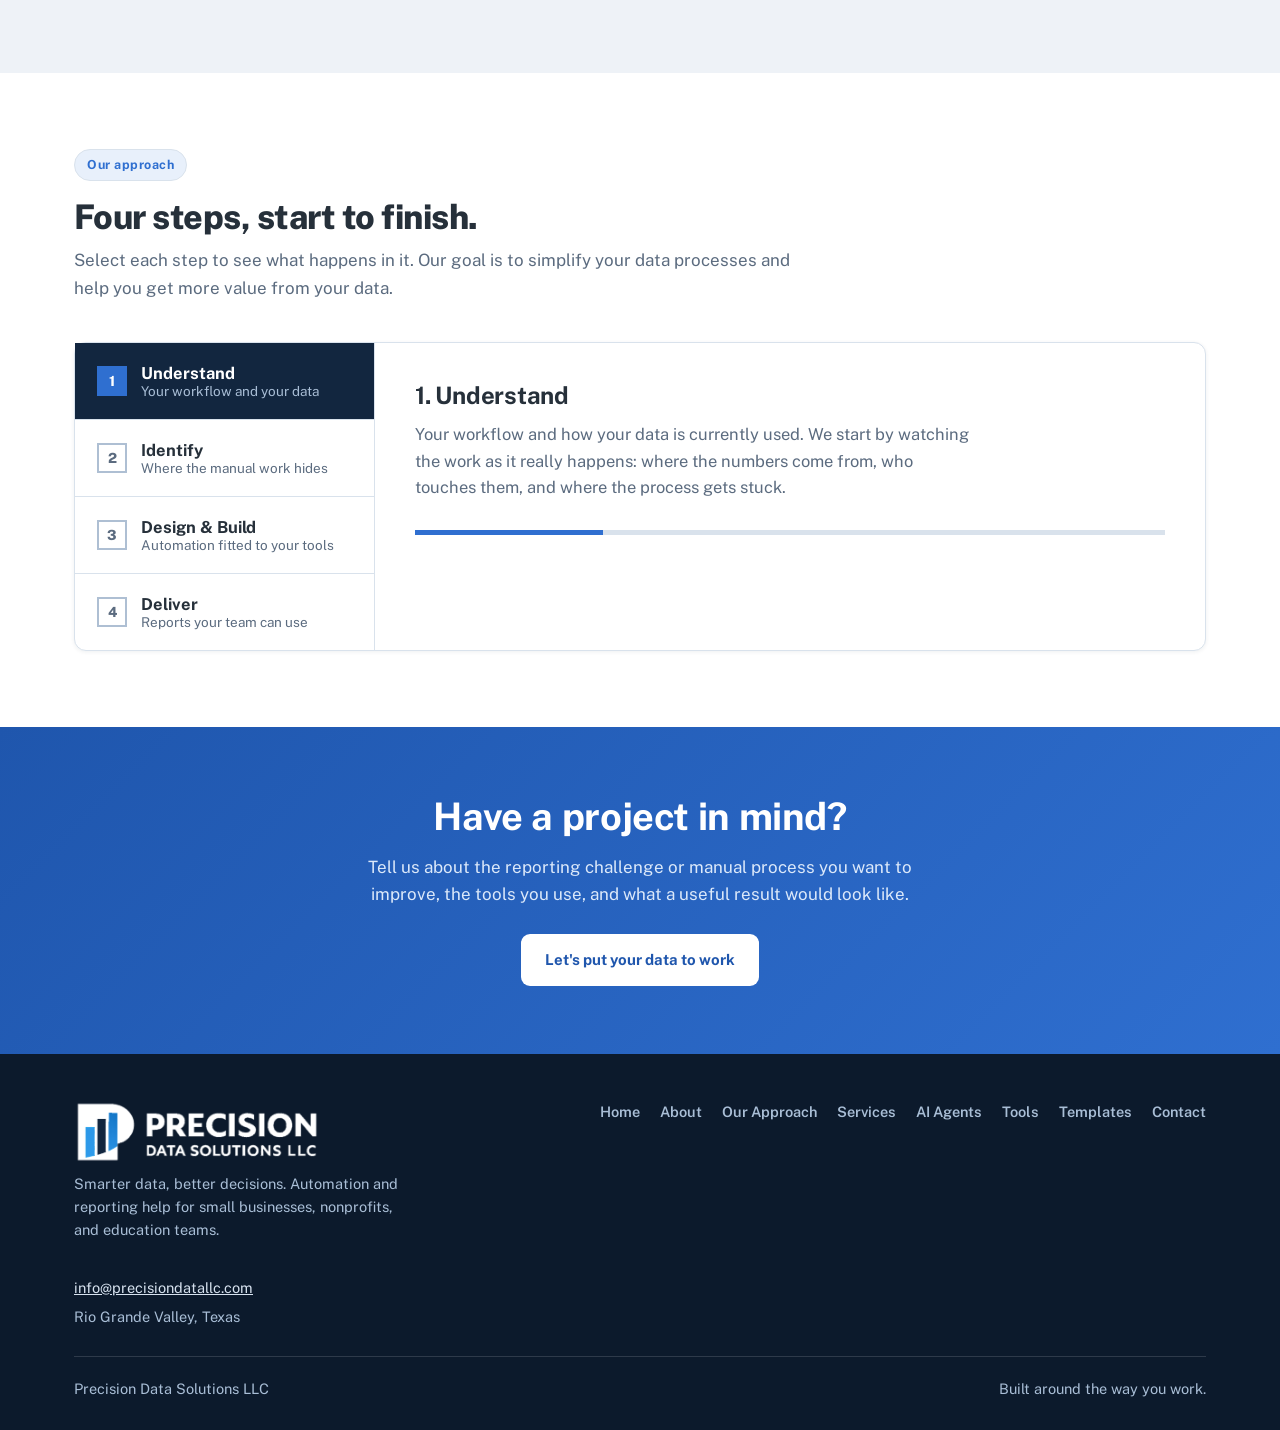
<file: about.html>
<!doctype html>
<html lang="en">
  <head>
    <meta charset="utf-8" />
    <meta name="viewport" content="width=device-width, initial-scale=1, viewport-fit=cover" />
    <meta name="color-scheme" content="light dark" />
    <meta name="description" content="Precision Data Solutions LLC helps small businesses, nonprofits, and education teams organize information, simplify reporting, and reduce repetitive work." />
    <link rel="icon" href="assets/logo.png" />
    <title>About | Precision Data Solutions</title>
    <link rel="preconnect" href="https://fonts.googleapis.com" />
    <link rel="preconnect" href="https://fonts.gstatic.com" crossorigin />
    <link href="https://fonts.googleapis.com/css2?family=Public+Sans:ital,wght@0,400;0,500;0,600;0,700;0,800;1,400&display=swap" rel="stylesheet" />
    <link rel="stylesheet" href="assets/css/site.css" />
  </head>
  <body>
    <header class="site-header">
      <div class="header-inner">
        <a class="brand" href="index.html" aria-label="Precision Data Solutions LLC, home">
          <img class="brand-logo" src="assets/logo-transparent.png" alt="Precision Data Solutions LLC" />
          <span class="brand-slogan">Smarter Data.<br />Better Decisions.</span>
        </a>
        <button class="menu-toggle" id="menuToggle" aria-expanded="false" aria-controls="mainNav">Menu</button>
        <nav class="main-nav" id="mainNav" aria-label="Main">
          <a href="index.html">Home</a>
          <a href="about.html" class="active">About</a>
          <a href="services.html">Services</a>
          <a href="ai-agents.html">AI Agents</a>
          <a href="tools.html">Tools</a>
          <a href="templates.html">Templates</a>
          <a href="contact.html" class="btn btn-primary btn-small header-cta">Get Started</a>
        </nav>
      </div>
    </header>

    <main id="top">

        <section class="band" style="padding-bottom:36px;">
          <div class="wrap">
            <div class="section-head reveal" style="margin-bottom:0;">
              <span class="tag">About the company</span>
              <h2 style="font-size:clamp(32px,5vw,48px);">Making everyday data easier to use.</h2>
            </div>
          </div>
        </section>
        <section class="band" style="padding-top:10px;">
          <div class="wrap two-col">
            <div class="prose reveal">
              <p class="standout" style="margin-bottom:14px;">Practical experience. Thoughtful solutions.</p>
              <p>Precision Data Solutions LLC helps small businesses, nonprofits, and education teams organize information, simplify reporting, and reduce repetitive work. Based in the Rio Grande Valley, we work with organizations locally and support projects remotely. Our focus is on solutions that fit your day-to-day work and give you a clearer view of what matters.</p>
            </div>
            <div class="prose reveal">
              <p class="standout" style="margin-bottom:14px;">Built around the way you work.</p>
              <p>Our team takes a practical approach to solving reporting and workflow challenges. We take time to understand how your organization works, what information you rely on, and where the process gets stuck. Then we build solutions that are clear, useful, and easier to maintain.</p>
            </div>
          </div>
        </section>
        <section class="band" style="padding-top:6px; padding-bottom:6px;">
          <div class="wrap">
            <figure class="photo-frame photo-wide reveal">
              <img src="assets/team-table.webp" alt="A small team around a wooden table reviewing a spreadsheet and charts on a laptop, with notebooks and coffee" />
              <figcaption>Small team, real table. Most of our work is done shoulder to shoulder with yours.</figcaption>
            </figure>
          </div>
        </section>
        <section class="band band-soft">
          <div class="wrap">
            <div class="section-head reveal">
              <h2>Who we work with</h2>
              <p>Select a group to see how the work usually looks.</p>
            </div>
            <div class="aud-tabs reveal" role="tablist" aria-label="Who we work with">
              <button type="button" role="tab" aria-selected="true" class="active" data-aud="0">Small Businesses</button>
              <button type="button" role="tab" aria-selected="false" data-aud="1">Nonprofits</button>
              <button type="button" role="tab" aria-selected="false" data-aud="2">Education &amp; Programs</button>
              <button type="button" role="tab" aria-selected="false" data-aud="3">Reporting Teams</button>
            </div>
            <div class="aud-panel active reveal" data-aud-panel="0">
              <h3>Small Businesses</h3>
              <p>Get a clearer view of customers, sales, expenses, and day-to-day operations. We help bring scattered spreadsheets and reports into a process you can use.</p>
            </div>
            <div class="aud-panel" data-aud-panel="1">
              <h3>Nonprofits</h3>
              <p>Track participation, services, outcomes, and funding requirements with organized records and reports that make your work easier to explain.</p>
            </div>
            <div class="aud-panel" data-aud-panel="2">
              <h3>Education &amp; Programs</h3>
              <p>Turn enrollment, attendance, monitoring, and program data into clear summaries that support planning, follow-up, and consistent reporting.</p>
            </div>
            <div class="aud-panel" data-aud-panel="3">
              <h3>Reporting Teams</h3>
              <p>Reduce the time spent rebuilding recurring reports, reconciling files, and chasing missing information. Create repeatable workflows your team understands.</p>
            </div>
          </div>
        </section>
        <section class="band" id="approach">
          <div class="wrap">
            <div class="section-head reveal">
              <span class="tag">Our approach</span>
              <h2>Four steps, start to finish.</h2>
              <p>Select each step to see what happens in it. Our goal is to simplify your data processes and help you get more value from your data.</p>
            </div>
            <div class="stepper reveal">
              <div class="step-list" role="tablist" aria-label="Our approach">
                <button type="button" class="step-btn active" role="tab" aria-selected="true" data-step="0"><span class="num">1</span><span><b>Understand</b><span>Your workflow and your data</span></span></button>
                <button type="button" class="step-btn" role="tab" aria-selected="false" data-step="1"><span class="num">2</span><span><b>Identify</b><span>Where the manual work hides</span></span></button>
                <button type="button" class="step-btn" role="tab" aria-selected="false" data-step="2"><span class="num">3</span><span><b>Design &amp; Build</b><span>Automation fitted to your tools</span></span></button>
                <button type="button" class="step-btn" role="tab" aria-selected="false" data-step="3"><span class="num">4</span><span><b>Deliver</b><span>Reports your team can use</span></span></button>
              </div>
              <div class="step-panel">
                <h3 id="stepTitle">1. Understand</h3>
                <p id="stepBody">Your workflow and how your data is currently used. We start by watching the work as it really happens: where the numbers come from, who touches them, and where the process gets stuck.</p>
                <div class="step-progress"><i id="stepProgress" style="width:25%"></i></div>
              </div>
            </div>
          </div>
        </section>

        <section class="cta-band">
          <div class="wrap reveal">
            <h2>Have a project in mind?</h2>
            <p>Tell us about the reporting challenge or manual process you want to improve, the tools you use, and what a useful result would look like.</p>
            <a href="contact.html" class="btn btn-primary">Let&apos;s put your data to work</a>
          </div>
        </section>
    </main>

    <footer>
      <div class="wrap">
        <div class="footer-grid">
          <div>
            <img src="assets/logo-footer-light.png" alt="Precision Data Solutions LLC" style="height:64px; width:auto; display:block;" />
            <p style="margin-top:8px; max-width:340px;">Smarter data, better decisions. Automation and reporting help for small businesses, nonprofits, and education teams.</p>
          </div>
          <nav class="footer-nav" aria-label="Footer">
            <a href="index.html">Home</a>
            <a href="about.html">About</a>
            <a href="about.html#approach">Our Approach</a>
            <a href="services.html">Services</a>
            <a href="ai-agents.html">AI Agents</a>
            <a href="tools.html">Tools</a>
            <a href="templates.html">Templates</a>
            <a href="contact.html">Contact</a>
          </nav>
          <div>
            <p><a href="mailto:info@precisiondatallc.com" style="color:#d7e2ef;">info@precisiondatallc.com</a></p>
            <p style="margin-top:6px;">Rio Grande Valley, Texas</p>
          </div>
        </div>
        <div class="footer-base">
          <span>Precision Data Solutions LLC</span>
          <span>Built around the way you work.</span>
        </div>
      </div>
    </footer>
    <script>
      (function () {
        "use strict";
        var $ = function (s, c) { return (c || document).querySelector(s); };
        var $$ = function (s, c) { return Array.prototype.slice.call((c || document).querySelectorAll(s)); };

        /* ================================================================
           CONFIG: FORM HANDLER ENDPOINT (deploy step)
           Set FORM_ENDPOINT to the live form handler URL before launch
           (for example a form service endpoint such as Formspree, or a
           Netlify Forms / serverless endpoint). While it is empty,
           forms validate and show their confirmation state locally and
           NOTHING is transmitted anywhere.
           ================================================================ */
        var CONFIG = { FORM_ENDPOINT: "https://formsubmit.co/ajax/precisiondatasol@gmail.com" };

        function submitToHandler(formName, payload, successEl, errorEl) {
          function done() {
            if (errorEl) errorEl.classList.remove("show");
            if (successEl) successEl.classList.add("show");
          }
          if (!CONFIG.FORM_ENDPOINT) {
            if (window.console) console.info("Precision site: form endpoint not configured yet, showing local confirmation only.", formName, payload);
            done();
            return;
          }
          fetch(CONFIG.FORM_ENDPOINT, {
            method: "POST",
            headers: { "Content-Type": "application/json", "Accept": "application/json" },
            body: JSON.stringify(Object.assign({ form: formName }, payload))
          }).then(function (r) {
            if (!r.ok) throw new Error("form send failed");
            done();
          }).catch(function () {
            if (successEl) successEl.classList.remove("show");
            if (errorEl) errorEl.classList.add("show");
          });
        }
        function validEmail(v) { return /^[^\s@]+@[^\s@]+\.[^\s@]+$/.test(v); }

        /* ---------------- mobile menu ---------------- */
        var menuToggle = $("#menuToggle");
        if (menuToggle) menuToggle.addEventListener("click", function () {
          var nav = $("#mainNav");
          var open = nav.classList.toggle("open");
          this.setAttribute("aria-expanded", open ? "true" : "false");
        });

        /* ---------------- reveal on scroll ---------------- */
        var revealObs = null;
        function initReveals() {
          var els = $$(".reveal:not(.in)");
          if (!("IntersectionObserver" in window)) { els.forEach(function (e) { e.classList.add("in"); }); return; }
          if (revealObs) revealObs.disconnect();
          revealObs = new IntersectionObserver(function (entries) {
            entries.forEach(function (en) { if (en.isIntersecting) { en.target.classList.add("in"); revealObs.unobserve(en.target); } });
          }, { threshold: 0.08 });
          els.forEach(function (e) { revealObs.observe(e); });
        }

        if (document.getElementById("heroBars")) {
/* ---------------- hero counters + bars ---------------- */
        var homeAnimated = false;
        function animateHome() {
          $$("#heroBars .bar").forEach(function (b) { b.style.height = b.getAttribute("data-h") + "%"; });
          if (homeAnimated) return;
          homeAnimated = true;
          $$("[data-count]").forEach(function (el) {
            var target = parseInt(el.getAttribute("data-count"), 10);
            var suffix = el.getAttribute("data-suffix") || "";
            var start = null;
            function tick(ts) {
              if (!start) start = ts;
              var p = Math.min((ts - start) / 1100, 1);
              el.textContent = Math.round(target * p).toLocaleString("en-US") + suffix;
              if (p < 1) requestAnimationFrame(tick);
            }
            requestAnimationFrame(tick);
          });
        }

        
          animateHome();
        }
        if (document.getElementById("questionList")) {
/* ---------------- questions accordion ---------------- */
        $$("#questionList > li > button").forEach(function (btn) {
          btn.addEventListener("click", function () {
            var li = btn.parentElement;
            var wasOpen = li.classList.contains("open");
            $$("#questionList > li").forEach(function (x) { x.classList.remove("open"); x.querySelector("button").setAttribute("aria-expanded", "false"); });
            if (!wasOpen) { li.classList.add("open"); btn.setAttribute("aria-expanded", "true"); }
          });
        });

        
        }
        if (document.querySelector(".step-btn")) {
/* ---------------- approach stepper ---------------- */
        var STEPS = [
          { title: "1. Understand", body: "Your workflow and how your data is currently used. We start by watching the work as it really happens: where the numbers come from, who touches them, and where the process gets stuck." },
          { title: "2. Identify", body: "Opportunities to reduce manual work and improve clarity. We map the repeated tasks, the rebuilds, and the reconciliations, then rank them by the time they cost you every week." },
          { title: "3. Design & Build", body: "Automation tailored to your tools and needs. We build in the tools your team already uses, test with your real examples, and document how everything works." },
          { title: "4. Deliver", body: "Clear reports, dashboards, or summaries your team can confidently use, plus a walkthrough so the workflow keeps running after we hand it over." }
        ];
        function selectStep(i) {
          $$(".step-btn").forEach(function (b, j) { b.classList.toggle("active", j === i); b.setAttribute("aria-selected", j === i ? "true" : "false"); });
          $("#stepTitle").textContent = STEPS[i].title;
          $("#stepBody").textContent = STEPS[i].body;
          $("#stepProgress").style.width = ((i + 1) * 25) + "%";
        }
        $$(".step-btn").forEach(function (b) { b.addEventListener("click", function () { selectStep(parseInt(b.getAttribute("data-step"), 10)); }); });

        
        }
        if (document.querySelector(".prod-btn")) {
/* ---------------- product showcase ---------------- */
        function selectProd(i) {
          $$(".prod-btn").forEach(function (b, j) { b.classList.toggle("active", j === i); b.setAttribute("aria-selected", j === i ? "true" : "false"); });
          $$(".prod-panel").forEach(function (p, j) { p.classList.toggle("active", j === i); });
        }
        $$(".prod-btn").forEach(function (b) { b.addEventListener("click", function () { selectProd(parseInt(b.getAttribute("data-prod"), 10)); }); });
        $$(".prod-list, .player-tabs").forEach(function (list) {
          list.addEventListener("keydown", function (ev) {
            if (ev.key !== "ArrowRight" && ev.key !== "ArrowLeft" && ev.key !== "ArrowDown" && ev.key !== "ArrowUp") return;
            var btns = $$("button", list);
            var idx = btns.indexOf(document.activeElement);
            if (idx === -1) return;
            ev.preventDefault();
            var next = (ev.key === "ArrowRight" || ev.key === "ArrowDown") ? (idx + 1) % btns.length : (idx - 1 + btns.length) % btns.length;
            btns[next].focus();
            btns[next].click();
          });
        });

        
        }
        if (document.querySelector(".tier")) {
/* ---------------- tiers ---------------- */
        var TIERS = [
          "<b>Starter includes:</b> setup, testing with your examples, and a walkthrough.",
          "<b>Growth includes:</b> setup, testing, documentation, and a walkthrough.",
          "<b>Full System includes:</b> setup, testing, documentation, training, and ongoing upkeep planning."
        ];
        $$(".tier").forEach(function (t) {
          t.addEventListener("click", function () {
            var i = parseInt(t.getAttribute("data-tier"), 10);
            $$(".tier").forEach(function (x, j) {
              x.classList.toggle("selected", j === i);
              x.setAttribute("aria-pressed", j === i ? "true" : "false");
              x.querySelector(".tier-pick").textContent = j === i ? "Selected. Included items below." : "Select to see what is included";
            });
            var d = $("#tierDetail");
            d.innerHTML = TIERS[i];
            d.classList.add("show");
          });
        });

        
        }
        if (document.getElementById("serviceList")) {
/* ---------------- services explorer ---------------- */
        var SERVICES = [
          { name: "Data Cleanup & Organization", desc: "Standardize spreadsheets, remove duplicates, reconcile records, and turn scattered information into a consistent source your team can trust.", tools: ["Excel", "Google Sheets", "Deduplication", "Reconciliation"] },
          { name: "Compliance & Program Reporting", desc: "Build monitoring trackers, audit summaries, and recurring reports that make deadlines, missing items, and program performance easier to follow.", tools: ["Monitoring trackers", "Audit summaries", "Recurring reports"] },
          { name: "Dashboards & Data Visualization", desc: "Bring key metrics together in Power BI, Tableau, or Excel dashboards that help you see trends, track progress, and share results.", tools: ["Power BI", "Tableau", "Excel dashboards"] },
          { name: "Surveys & Data Analysis", desc: "Turn survey responses, customer feedback, attendance, and service data into clear summaries that help your team decide what to do next.", tools: ["Survey summaries", "Feedback analysis", "Attendance data"] },
          { name: "Excel & Microsoft 365 Automation", desc: "Streamline recurring reports, approvals, reminders, and document workflows with Excel, Office Scripts, Power Automate, Forms, and SharePoint.", tools: ["Excel", "Office Scripts", "Power Automate", "Forms", "SharePoint"] },
          { name: "Custom Tools & Scripts", desc: "Create practical Python scripts, trackers, and lightweight web tools for the repetitive tasks that off-the-shelf systems do not handle well.", tools: ["Python", "Trackers", "Lightweight web tools"] },
          { name: "Databases & Data Collection", desc: "Organize information with SQL, structured spreadsheets, and online forms so records are easier to maintain, connect, and report.", tools: ["SQL", "Structured spreadsheets", "Online forms"] },
          { name: "Consulting & Hands-On Training", desc: "Get practical support with reporting, process improvement, and the tools your team uses, plus clear walkthroughs and documentation for ongoing use.", tools: ["Process reviews", "Walkthroughs", "Documentation"] },
          { name: "Dashboards and Reporting", desc: "Power BI and live dashboards plus recurring report packs, so leaders see current numbers in one place instead of waiting for a rebuilt spreadsheet.", tools: ["Power BI", "Live dashboards", "Scheduled reports"] },
          { name: "Automations and Workflows", desc: "Excel, Microsoft 365, and custom workflows that remove repeat work: recurring reports, approvals, reminders, and document steps that run the same way every time.", tools: ["Excel", "Microsoft 365", "Power Automate", "Custom workflows"] },
          { name: "Integrations", desc: "Connect the tools you already use so data flows instead of being retyped: forms feed trackers, trackers feed dashboards, and changes are logged for review.", tools: ["Forms to sheets", "Sheet to dashboard", "Change logs"] },
          { name: "Compliance and Deadline Reporting", desc: "Recurring reports, deadline tracking, and audit ready exports that show what is due, what is missing, and what needs attention before it is late.", tools: ["Deadline trackers", "Missing item lists", "Audit ready exports"] },
          { name: "Training and Ongoing Upkeep", desc: "Walkthroughs, documentation, and a care plan that keeps agents, trackers, and dashboards current as your team and your numbers change.", tools: ["Walkthroughs", "Documentation", "Care plan"] },
          { name: "Formula Help", desc: "Describe the calculation in plain words and get a working Excel or Google Sheets formula back, with a short explanation of what each part does. No more hunting through help forums or guessing at a SUMIFS: we write it, test it on your real sheet, and leave a note beside it so your team can reuse it.", tools: ["Excel formulas", "Google Sheets formulas", "Plain language in, formula out", "Tested on your data"] }
        ];
        var svcList = $("#serviceList"), svcPanels = $("#servicePanels");
        SERVICES.forEach(function (s, i) {
          var b = document.createElement("button");
          b.type = "button"; b.className = "explorer-btn" + (i === 0 ? " active" : "");
          b.setAttribute("role", "tab"); b.setAttribute("aria-selected", i === 0 ? "true" : "false");
          b.textContent = s.name;
          b.addEventListener("click", function () { selectService(i); });
          svcList.appendChild(b);
          var p = document.createElement("div");
          p.className = "explorer-panel" + (i === 0 ? " active" : "");
          p.innerHTML = "<h3></h3><p></p><h4>Tools we use</h4><div class='tool-chips'></div>";
          p.querySelector("h3").textContent = s.name;
          p.querySelector("p").textContent = s.desc;
          var chips = p.querySelector(".tool-chips");
          s.tools.forEach(function (t) { var c = document.createElement("span"); c.textContent = t; chips.appendChild(c); });
          var cta = document.createElement("div");
          cta.style.marginTop = "24px";
          cta.innerHTML = "<a class='btn btn-navy btn-small' href='contact.html'>Ask about this service</a>";
          p.appendChild(cta);
          svcPanels.appendChild(p);
        });
        function selectService(i) {
          $$(".explorer-btn").forEach(function (b, j) { b.classList.toggle("active", j === i); b.setAttribute("aria-selected", j === i ? "true" : "false"); });
          $$(".explorer-panel").forEach(function (p, j) { p.classList.toggle("active", j === i); });
        }

        
          var svcParam = parseInt(new URLSearchParams(location.search).get("service"), 10);
          if (!isNaN(svcParam) && svcParam >= 0 && svcParam < SERVICES.length) selectService(svcParam);
        }
        if (document.querySelector("[data-aud]")) {
/* ---------------- about audience tabs ---------------- */
        $$("[data-aud]").forEach(function (b) {
          b.addEventListener("click", function () {
            var i = parseInt(b.getAttribute("data-aud"), 10);
            $$("[data-aud]").forEach(function (x, j) { x.classList.toggle("active", j === i); x.setAttribute("aria-selected", j === i ? "true" : "false"); });
            $$("[data-aud-panel]").forEach(function (p, j) { p.classList.toggle("active", j === i); });
          });
        });

        
        }
        if (document.getElementById("toolRows")) {
/* ---------------- tools demo ---------------- */
        var RAW = [
          { customer: "Riverbend Clinic", category: "Reporting", rep: "Ana", amount: 1250 },
          { customer: "Lopez Realty", category: "Dashboards", rep: "Ben", amount: 2400 },
          { customer: "  Bright Path Tutoring", category: "Data cleanup", rep: "Ana", amount: 860 },
          { customer: "Riverbend Clinic", category: "Reporting", rep: "Ana", amount: 1250 },
          { customer: "Delgado Foods", category: "Automation", rep: "Cara", amount: 3100 },
          { customer: "", category: "", rep: "", amount: null },
          { customer: "Harbor Nonprofit", category: "Reporting ", rep: "Ben", amount: 1750 },
          { customer: "Lopez Realty", category: "Dashboards", rep: "Ben", amount: 2400 },
          { customer: "Summit Fitness", category: "Data cleanup", rep: "Cara", amount: 640 },
          { customer: "Delgado Foods", category: "Automation", rep: "Cara", amount: 980 }
        ];
        function money(n) { return "$" + Math.round(n).toLocaleString("en-US"); }
        function isEmptyRow(r) { return !r.customer.trim() && !r.category.trim() && !r.rep.trim() && (r.amount === null || r.amount === ""); }
        function keyOf(r) { return [r.customer, r.category, r.rep, String(r.amount)].join("|"); }
        function analyze(rows) {
          var totalCells = 0, filled = 0, emptyCells = 0, spaceCells = 0, seen = {}, dups = 0;
          rows.forEach(function (r) {
            [r.customer, r.category, r.rep].forEach(function (v) {
              totalCells++;
              if (v.trim() === "") emptyCells++; else { filled++; if (v !== v.trim()) spaceCells++; }
            });
            totalCells++;
            if (r.amount === null || r.amount === "") emptyCells++; else filled++;
            var k = keyOf(r);
            if (seen[k] && !isEmptyRow(r)) dups++;
            seen[k] = true;
          });
          return { filledPct: totalCells ? Math.round(filled / totalCells * 100) : 0, emptyCells: emptyCells, spaceCells: spaceCells, dups: dups };
        }
        function renderTool() {
          var trim = $("#optTrim").checked, dropEmpty = $("#optEmpty").checked, dropDup = $("#optDup").checked;
          var groupBy = $("#groupBy").value, q = $("#searchBox").value.trim().toLowerCase();
          var rows = RAW.map(function (r) {
            var c = { customer: r.customer, category: r.category, rep: r.rep, amount: r.amount };
            if (trim) { c.customer = c.customer.trim(); c.category = c.category.trim(); c.rep = c.rep.trim(); }
            return c;
          });
          var seen = {};
          var view = rows.filter(function (r) {
            if (dropEmpty && isEmptyRow(r)) return false;
            if (dropDup) { var k = keyOf(r); if (seen[k]) return false; seen[k] = true; }
            if (q) {
              var hay = (r.customer + " " + r.category + " " + r.rep + " " + (r.amount || "")).toLowerCase();
              if (hay.indexOf(q) === -1) return false;
            }
            return true;
          });
          var tbody = $("#toolRows");
          tbody.innerHTML = "";
          var totals = {}, sum = 0, count = 0;
          view.forEach(function (r) {
            var tr = document.createElement("tr");
            if (isEmptyRow(r)) tr.className = "empty-row";
            [r.customer, r.category, r.rep].forEach(function (v) {
              var td = document.createElement("td");
              td.textContent = v === "" ? "(empty)" : v;
              if (v !== "" && v !== v.trim()) td.className = "dirty";
              tr.appendChild(td);
            });
            var tdA = document.createElement("td");
            tdA.textContent = (r.amount === null || r.amount === "") ? "(empty)" : money(r.amount);
            tr.appendChild(tdA);
            tbody.appendChild(tr);
            if (!isEmptyRow(r) && typeof r.amount === "number") {
              sum += r.amount; count++;
              var g = groupBy === "rep" ? (r.rep || "(none)") : (r.category.trim() || "(none)");
              totals[g] = (totals[g] || 0) + r.amount;
            }
          });
          if (!view.length) {
            var tr2 = document.createElement("tr");
            var td2 = document.createElement("td");
            td2.colSpan = 4; td2.textContent = "No rows match your search.";
            tr2.appendChild(td2); tbody.appendChild(tr2);
          }
          var dataRows = view.filter(function (r) { return !isEmptyRow(r); });
          $("#statRecords").textContent = dataRows.length;
          $("#statTotal").textContent = money(sum);
          $("#statAvg").textContent = count ? money(sum / count) : "$0";
          var a = analyze(rows.filter(function (r) {
            if (dropEmpty && isEmptyRow(r)) return false;
            return true;
          }));
          $("#statFilled").textContent = a.filledPct + "%";
          $("#qEmpty").textContent = analyze(rows).emptyCells;
          $("#qDup").textContent = analyze(rows).dups;
          $("#qSpaces").textContent = analyze(rows).spaceCells;
          var bars = $("#catBars");
          bars.innerHTML = "";
          var max = 0;
          Object.keys(totals).forEach(function (k) { if (totals[k] > max) max = totals[k]; });
          Object.keys(totals).sort().forEach(function (k) {
            var row = document.createElement("div");
            row.className = "cat-row";
            row.innerHTML = "<div class='cat-meta'><span></span><span></span></div><div class='cat-track'><div class='cat-fill'></div></div>";
            row.querySelector(".cat-meta span").textContent = k;
            row.querySelectorAll(".cat-meta span")[1].textContent = money(totals[k]);
            row.querySelector(".cat-fill").style.width = max ? (totals[k] / max * 100) + "%" : "0%";
            bars.appendChild(row);
          });
        }
        ["optTrim", "optEmpty", "optDup", "groupBy", "searchBox"].forEach(function (id) {
          $("#" + id).addEventListener("input", renderTool);
          $("#" + id).addEventListener("change", renderTool);
        });
        $("#resetTool").addEventListener("click", function () {
          $("#optTrim").checked = false; $("#optEmpty").checked = false; $("#optDup").checked = false;
          $("#searchBox").value = ""; $("#groupBy").value = "category";
          renderTool();
        });
        renderTool();


        
        }
        if (document.querySelector("[data-work]")) {
/* ---------------- home: parts of the week ---------------- */
        var WORK = [
          { title: "Follow ups that never go quiet", url: "Client Work Tracker, Precision workspace", checks: ["Every open conversation tracked in one list", "Quiet clients flagged before they go stale", "Follow up drafts written and waiting for your approval", "Long threads summed up in two lines, unhappy tone flagged"], visual: "<div class='mini-sheet'><table><thead><tr><th>Client</th><th>Status</th><th>AI: Next step</th></tr></thead><tbody><tr><td>Lopez Realty</td><td>Waiting on data</td><td class='ai'>Draft follow up ready</td></tr><tr><td>Riverbend Clinic</td><td>Current</td><td class='ai'>No action needed</td></tr><tr><td>Bright Path Tutoring</td><td>Complete</td><td class='ai'>Invoice sent</td></tr></tbody></table></div>" },
          { title: "Reports that build themselves", url: "Weekly Numbers Dashboard, Precision workspace", checks: ["Recurring reports run on a schedule, not rebuilt by hand", "Totals checked against the source before anything is shared", "Ask a question in plain words, get a chart back", "Your Monday brief lands with the changes already flagged"], visual: "<div class='tile-grid'><div class='tile'><b>On time</b><span>Reports this month</span></div><div class='tile'><b>1 view</b><span>All key numbers</span></div><div class='tile'><b>Checked</b><span>Against source totals</span></div></div><div class='bars' style='height:64px;'><div class='bar' style='height:45%'></div><div class='bar' style='height:60%'></div><div class='bar alt' style='height:55%'></div><div class='bar' style='height:78%'></div><div class='bar' style='height:92%'></div></div>" },
          { title: "The day to day, in one place", url: "Operations Dashboard, Precision workspace", checks: ["Open jobs, due dates, and blocked items on one screen", "Missing items listed before they make you late", "Routine steps run the same way every time", "Anything unusual is flagged for your approval, not buried"], visual: "<div class='mini-sheet'><table><thead><tr><th>Job</th><th>Due</th><th>Status</th></tr></thead><tbody><tr><td>November dashboard refresh</td><td>Nov 12</td><td class='ai'>In progress</td></tr><tr><td>Quarterly export</td><td>Dec 1</td><td class='ai'>2 items missing</td></tr><tr><td>October report pack</td><td>Nov 7</td><td class='ai'>Filed</td></tr></tbody></table></div>" },
          { title: "New inquiries, filed and followed", url: "Client Intake Sheet, Precision workspace", checks: ["Voice or text in, however the inquiry arrives", "Structured entries filed in your tracker for you", "Nothing sits in an inbox waiting to be typed up", "First follow up drafted and waiting for your approval"], visual: "<div class='intake-out'><b>Filed entry:</b> New lead, Lopez Realty, needs a listings dashboard, callback Thursday. Source: voice note, 0:42.</div><p style='font-size:13px; color:var(--muted); margin-top:10px;'>Ready in your tracker, with the follow up drafted.</p>" }
        ];
        $$("[data-work]").forEach(function (b) {
          b.addEventListener("click", function () {
            var i = parseInt(b.getAttribute("data-work"), 10);
            $$("[data-work]").forEach(function (x, j) { x.classList.toggle("active", j === i); x.setAttribute("aria-selected", j === i ? "true" : "false"); });
            var d = WORK[i];
            $("#workTitle").textContent = d.title;
            $("#workUrl").textContent = d.url;
            var ul = $("#workChecks"); ul.innerHTML = "";
            d.checks.forEach(function (c) { var li = document.createElement("li"); li.textContent = c; ul.appendChild(li); });
            $("#workVisual").innerHTML = d.visual;
          });
        });

        
        }
        if (document.querySelector("[data-formula]")) {
/* ---------------- formula help demo ---------------- */
        var FORMULAS = [
          { out: "=SUMIFS(C:C, A:A, \"Ana\", B:B, \"October\")", why: "<b>In plain words:</b> Add the amounts in column C, but only on rows where column A says Ana and column B says October. We test it on your sheet before it stays." },
          { out: "=COUNTIF(D:D, \"Waiting on us\")", why: "<b>In plain words:</b> Count every row where column D says Waiting on us, so the number updates itself as statuses change. No recounting by hand." },
          { out: "=IF(AND(F2=\"Unpaid\", TODAY()-E2>30), \"Overdue\", \"\")", why: "<b>In plain words:</b> If a row is marked Unpaid and its date is more than 30 days old, write Overdue next to it. Otherwise leave it blank, so only the rows that need you stand out." }
        ];
        $$("[data-formula]").forEach(function (b) {
          b.addEventListener("click", function () {
            var i = parseInt(b.getAttribute("data-formula"), 10);
            $$("[data-formula]").forEach(function (x, j) { x.classList.toggle("active", j === i); });
            $("#formulaOut").textContent = FORMULAS[i].out;
            $("#formulaWhy").innerHTML = FORMULAS[i].why;
          });
        });

        
        }
        if (document.querySelector("[data-ask]")) {
/* ---------------- ask your numbers demo ---------------- */
        var ASKS = [
          { answer: "<b>Dashboards grew fastest,</b> up the most of any service this quarter, ahead of Reporting and Automation.", bars: [88, 57, 41, 26], labels: ["Dashboards", "Reporting", "Automation", "Cleanup"] },
          { answer: "<b>January was your strongest month,</b> with steady growth since September and no down months.", bars: [38, 52, 66, 92], labels: ["Sep", "Oct", "Nov", "Jan"] },
          { answer: "<b>Referrals bring in the most new clients,</b> ahead of your website and walk ins combined this quarter.", bars: [84, 46, 30, 18], labels: ["Referrals", "Website", "Social", "Walk ins"] }
        ];
        $$("[data-ask]").forEach(function (b) {
          b.addEventListener("click", function () {
            var i = parseInt(b.getAttribute("data-ask"), 10);
            $$("[data-ask]").forEach(function (x, j) { x.classList.toggle("active", j === i); });
            var d = ASKS[i];
            $("#askAnswer").innerHTML = d.answer;
            $$("#askBars .bar").forEach(function (bar, j) { bar.style.height = d.bars[j] + "%"; });
            d.labels.forEach(function (l, j) { $("#askL" + j).textContent = l; });
          });
        });

        
        }
        if (document.getElementById("tplGrid")) {
/* ---------------- templates library ---------------- */
        $$("[data-tpl-filter]").forEach(function (b) {
          b.addEventListener("click", function () {
            var f = b.getAttribute("data-tpl-filter");
            $$("[data-tpl-filter]").forEach(function (x) { x.classList.toggle("active", x === b); });
            $$(".tpl-card").forEach(function (c) { c.style.display = (f === "all" || c.getAttribute("data-tpl-cat") === f) ? "" : "none"; });
          });
        });
        $$("[data-tpl-get]").forEach(function (b) {
          b.addEventListener("click", function () {
            $("#tplSignupTitle").textContent = "Get the " + b.getAttribute("data-tpl-get");
            var tplSel = $("#tplTemplate"); if (tplSel) tplSel.value = b.getAttribute("data-tpl-get");
            $("#tplSignup").classList.add("show");
            $("#tplSuccess").classList.remove("show");
            $("#tplError").classList.remove("show");
            $("#tplSignup").scrollIntoView({ behavior: "smooth", block: "center" });
            $("#tplEmail").focus({ preventScroll: true });
          });
        });

        }
        if (document.querySelector("[data-plat]")) {
/* ---------------- platforms explorer ---------------- */
        var PLATS = [
          { title: "Microsoft 365", body: "In Outlook the agent sorts mail and drafts replies. In Excel it cleans and updates trackers. In Teams it posts your brief where your team already reads it, and in SharePoint it files reports in the right folder. Every send, post, and file change waits for the owner\u2019s approval.", items: ["Outlook: triage, drafts, follow up tracking", "Excel and SharePoint: updated trackers and filed reports", "Teams: briefs and alerts in your existing channels"] },
          { title: "Google Workspace", body: "In Gmail the agent sorts and drafts. In Sheets it adds AI columns, flags follow ups, and keeps categories current. In Drive it files the finished report where your team expects it. Drafts and changes wait for the owner\u2019s approval.", items: ["Gmail: sorted inbox and ready drafts", "Sheets: follow up flags, summaries, categories", "Drive: reports filed and named consistently"] },
          { title: "Power BI", body: "Your numbers land in a live dashboard you can open any time. The agent keeps the refresh on schedule, checks totals against the source, and flags anything that moved a lot in your Monday brief. Publishing a changed dashboard waits for approval.", items: ["Live dashboards from your trackers and files", "Refresh checks against source totals", "Big changes flagged in the weekly brief"] },
          { title: "Excel and Google Sheets trackers", body: "The tracker you already use stays the tracker. We add AI columns for follow ups, summaries, and categories, plus cleanup with a change log. You approve the change log before anything in your sheet changes.", items: ["AI columns added to your existing tracker", "Cleanup with a change log you approve", "No new system to learn"] },
          { title: "Everyday business tools", body: "Forms, inboxes, calendars, and the other tools a small business already runs on, connected through automations so entries flow into your tracker instead of being retyped. Each connection is tested with your examples, and sends still wait for approval.", items: ["Forms feed your tracker automatically", "Inbox items become tracked follow ups", "Fewer retyped entries and duplicates"] }
        ];
        $$("[data-plat]").forEach(function(b){ b.addEventListener("click", function(){ var i=parseInt(b.getAttribute("data-plat"),10); $$("[data-plat]").forEach(function(x,j){ x.classList.toggle("active", j===i); }); var d=PLATS[i]; $("#platTitle").textContent=d.title; $("#platBody").textContent=d.body; var ul=$("#platList"); ul.innerHTML=""; d.items.forEach(function(it){ var li=document.createElement("li"); li.textContent=it; ul.appendChild(li); }); }); });

        
        }
        if (document.querySelector("[data-logo-plat]")) {
/* ---------------- platform logos sync ---------------- */
        $$("[data-logo-plat]").forEach(function (cell) {
          cell.addEventListener("click", function () {
            var i = parseInt(cell.getAttribute("data-logo-plat"), 10);
            $$("[data-logo-plat]").forEach(function (x) { x.classList.toggle("active", x === cell); });
            var target = $$("[data-plat]").filter(function (b) { return parseInt(b.getAttribute("data-plat"), 10) === i; })[0];
            if (target) target.click();
          });
        });

        
        }

        /* ---------------- free guide form ---------------- */
        var guideForm = $("#guideForm");
        if (guideForm) guideForm.addEventListener("submit", function (ev) {
          ev.preventDefault();
          var email = $("#guideEmail").value.trim();
          var ok = validEmail(email);
          $("#guideError").classList.toggle("show", !ok);
          if (!ok) { $("#guideSuccess").classList.remove("show"); return; }
          submitToHandler("free-guide", { email: email }, $("#guideSuccess"), $("#guideError"));
        });

        /* ---------------- templates signup form ---------------- */
        var tplForm = $("#tplSignup");
        if (tplForm) tplForm.addEventListener("submit", function (ev) {
          ev.preventDefault();
          var email = $("#tplEmail").value.trim();
          var ok = validEmail(email);
          $("#tplError").classList.toggle("show", !ok);
          if (!ok) { $("#tplSuccess").classList.remove("show"); return; }
          var tplSel = $("#tplTemplate");
          submitToHandler("template-signup", { email: email, template: tplSel ? tplSel.value : "" }, $("#tplSuccess"), $("#tplError"));
        });

        /* ---------------- contact form ---------------- */
        var contactForm = $("#contactForm");
        if (contactForm) contactForm.addEventListener("submit", function (ev) {
          ev.preventDefault();
          var name = $("#cfName").value.trim(), email = $("#cfEmail").value.trim(), msg = $("#cfMsg").value.trim();
          var ok = name.length > 1 && validEmail(email) && msg.length > 3;
          $("#contactError").classList.toggle("show", !ok);
          if (!ok) { $("#contactSuccess").classList.remove("show"); return; }
          submitToHandler("contact", { name: name, email: email, topic: $("#cfTopic").value, message: msg }, $("#contactSuccess"), $("#contactError"));
        });

        initReveals();
      })();
    </script>

  </body>
</html>
</file>
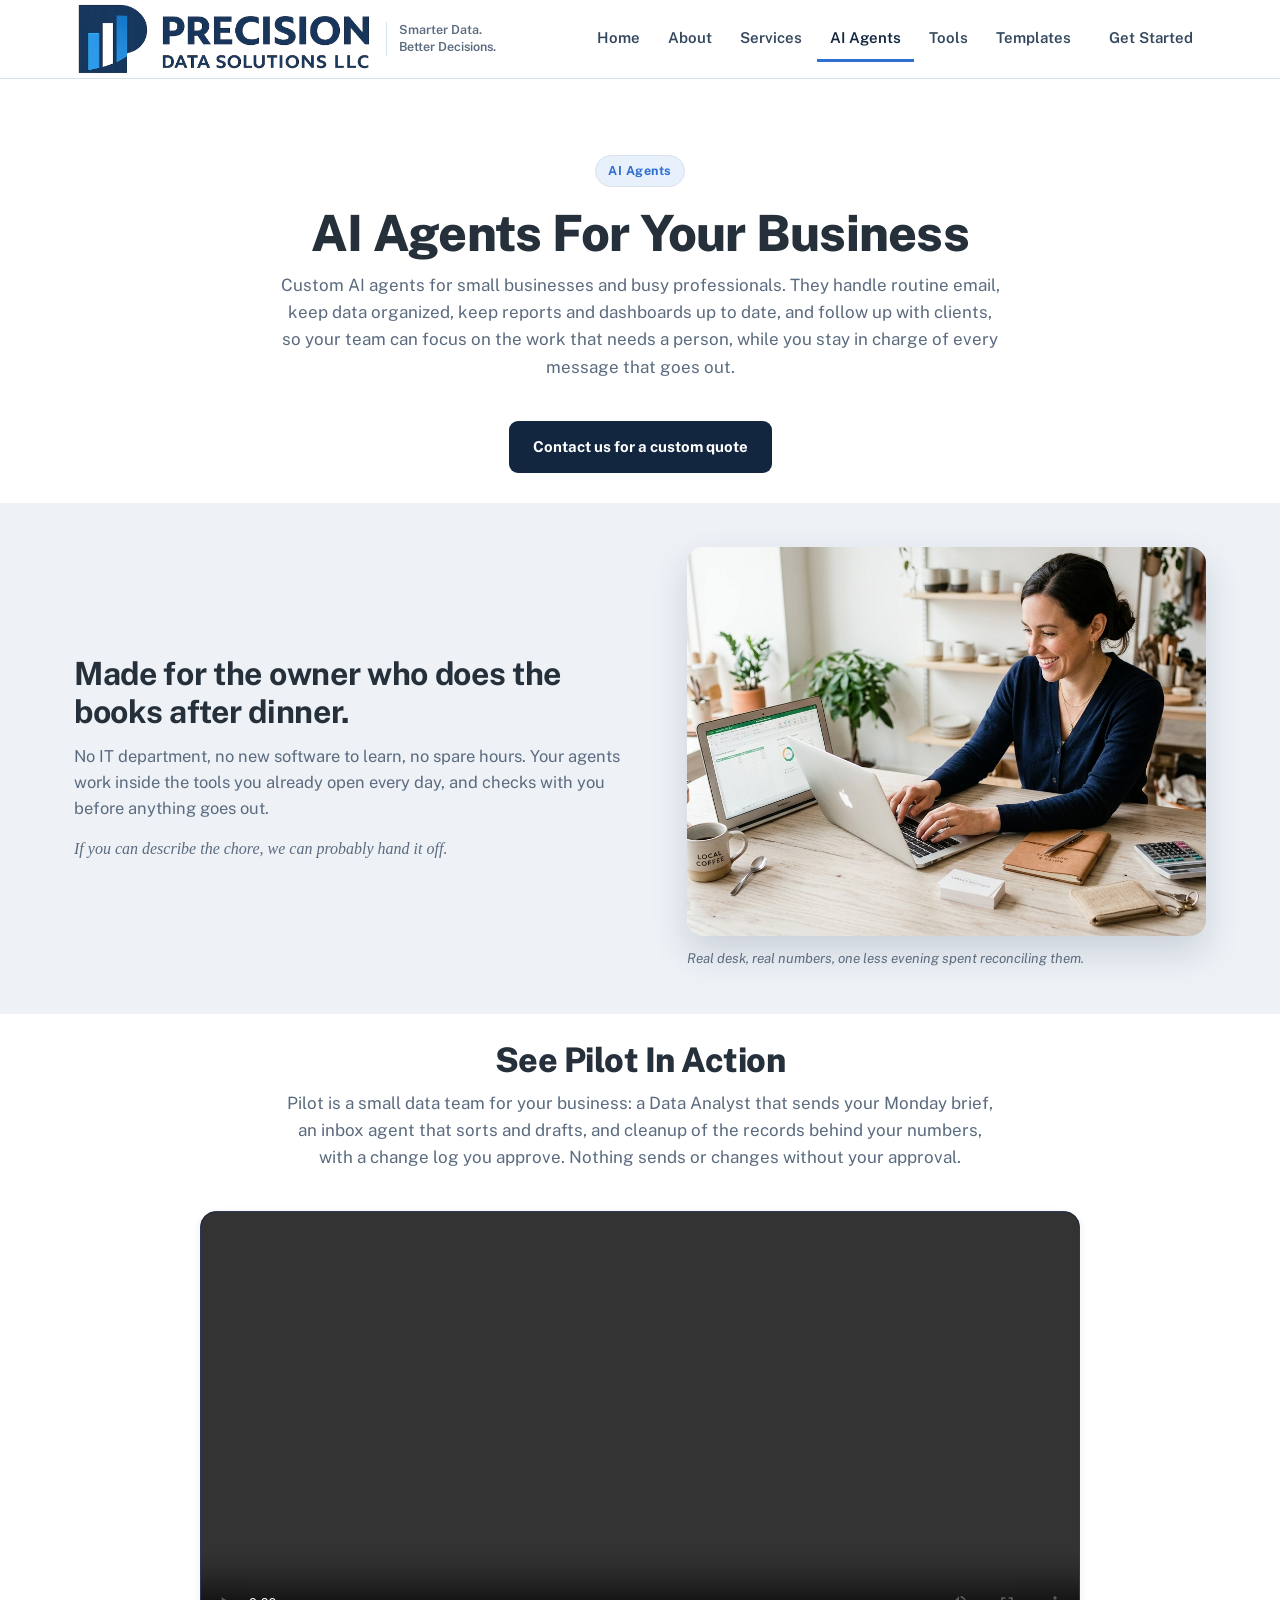
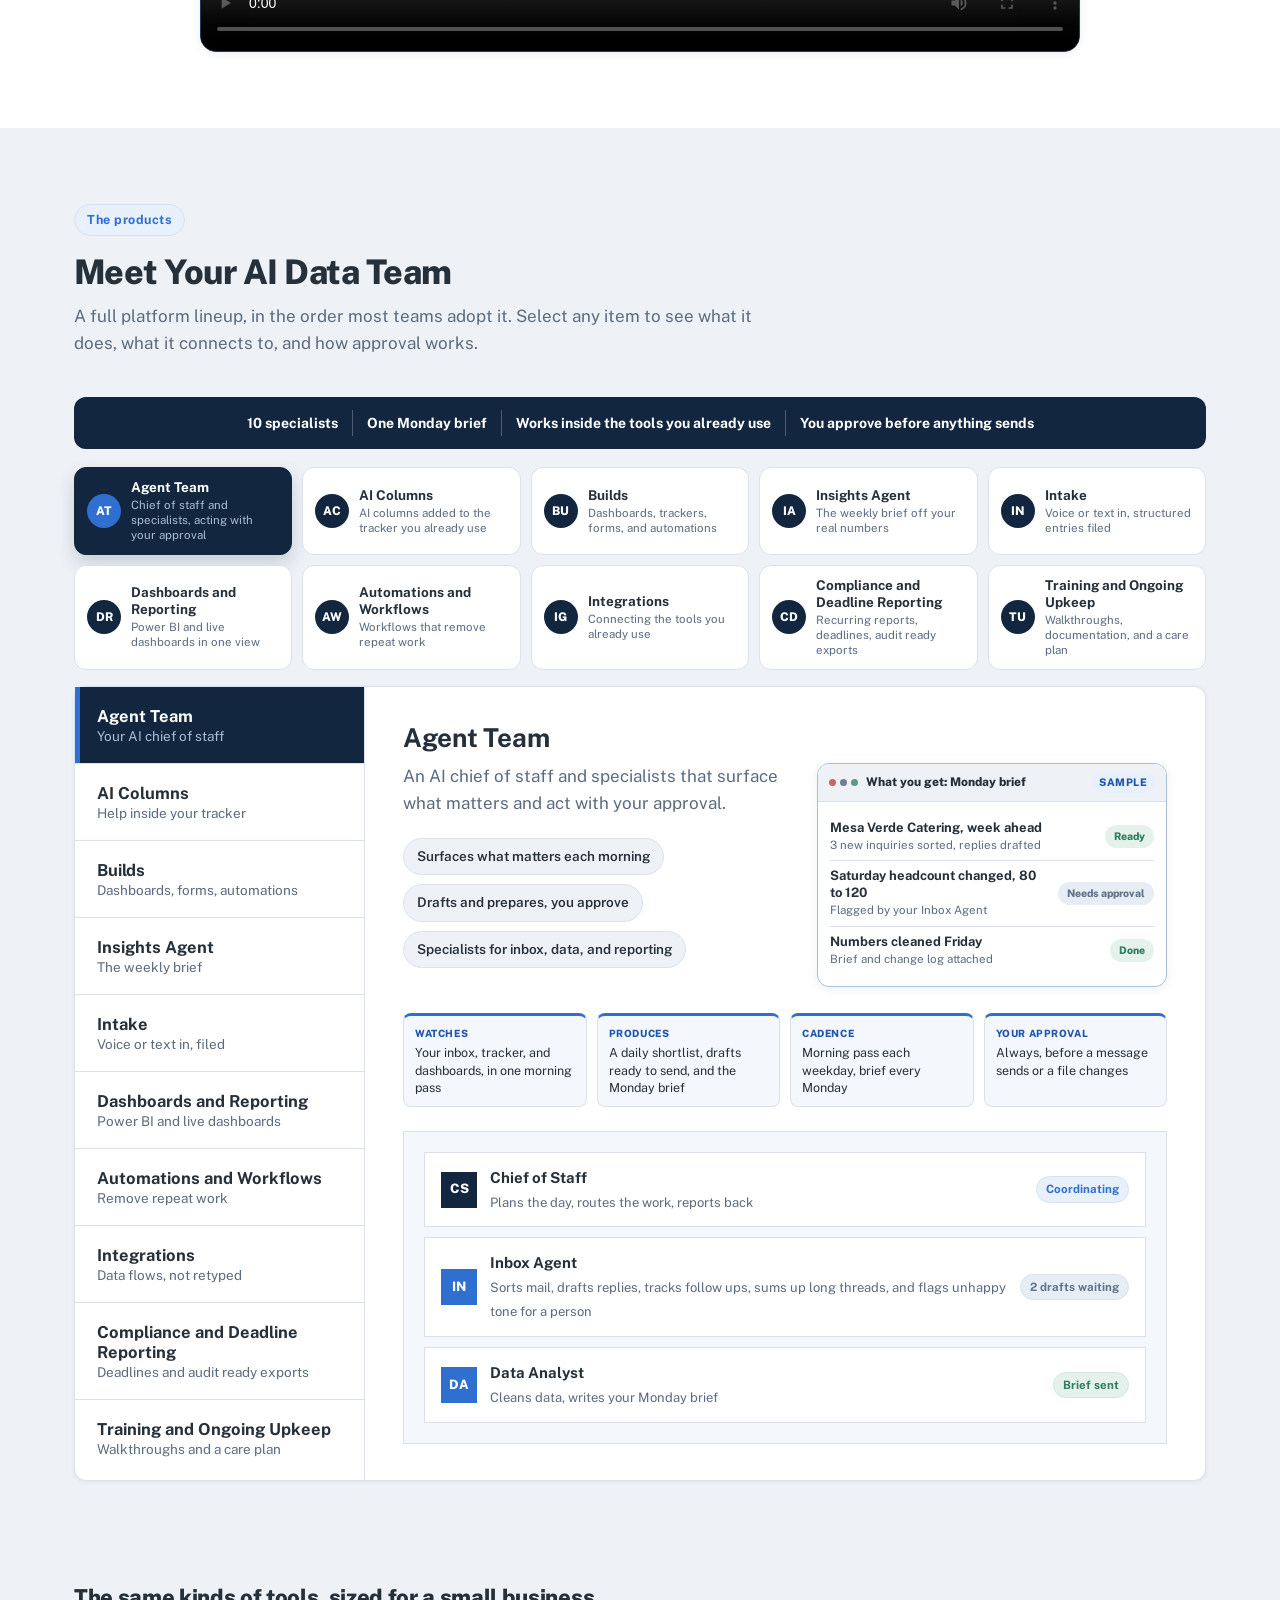
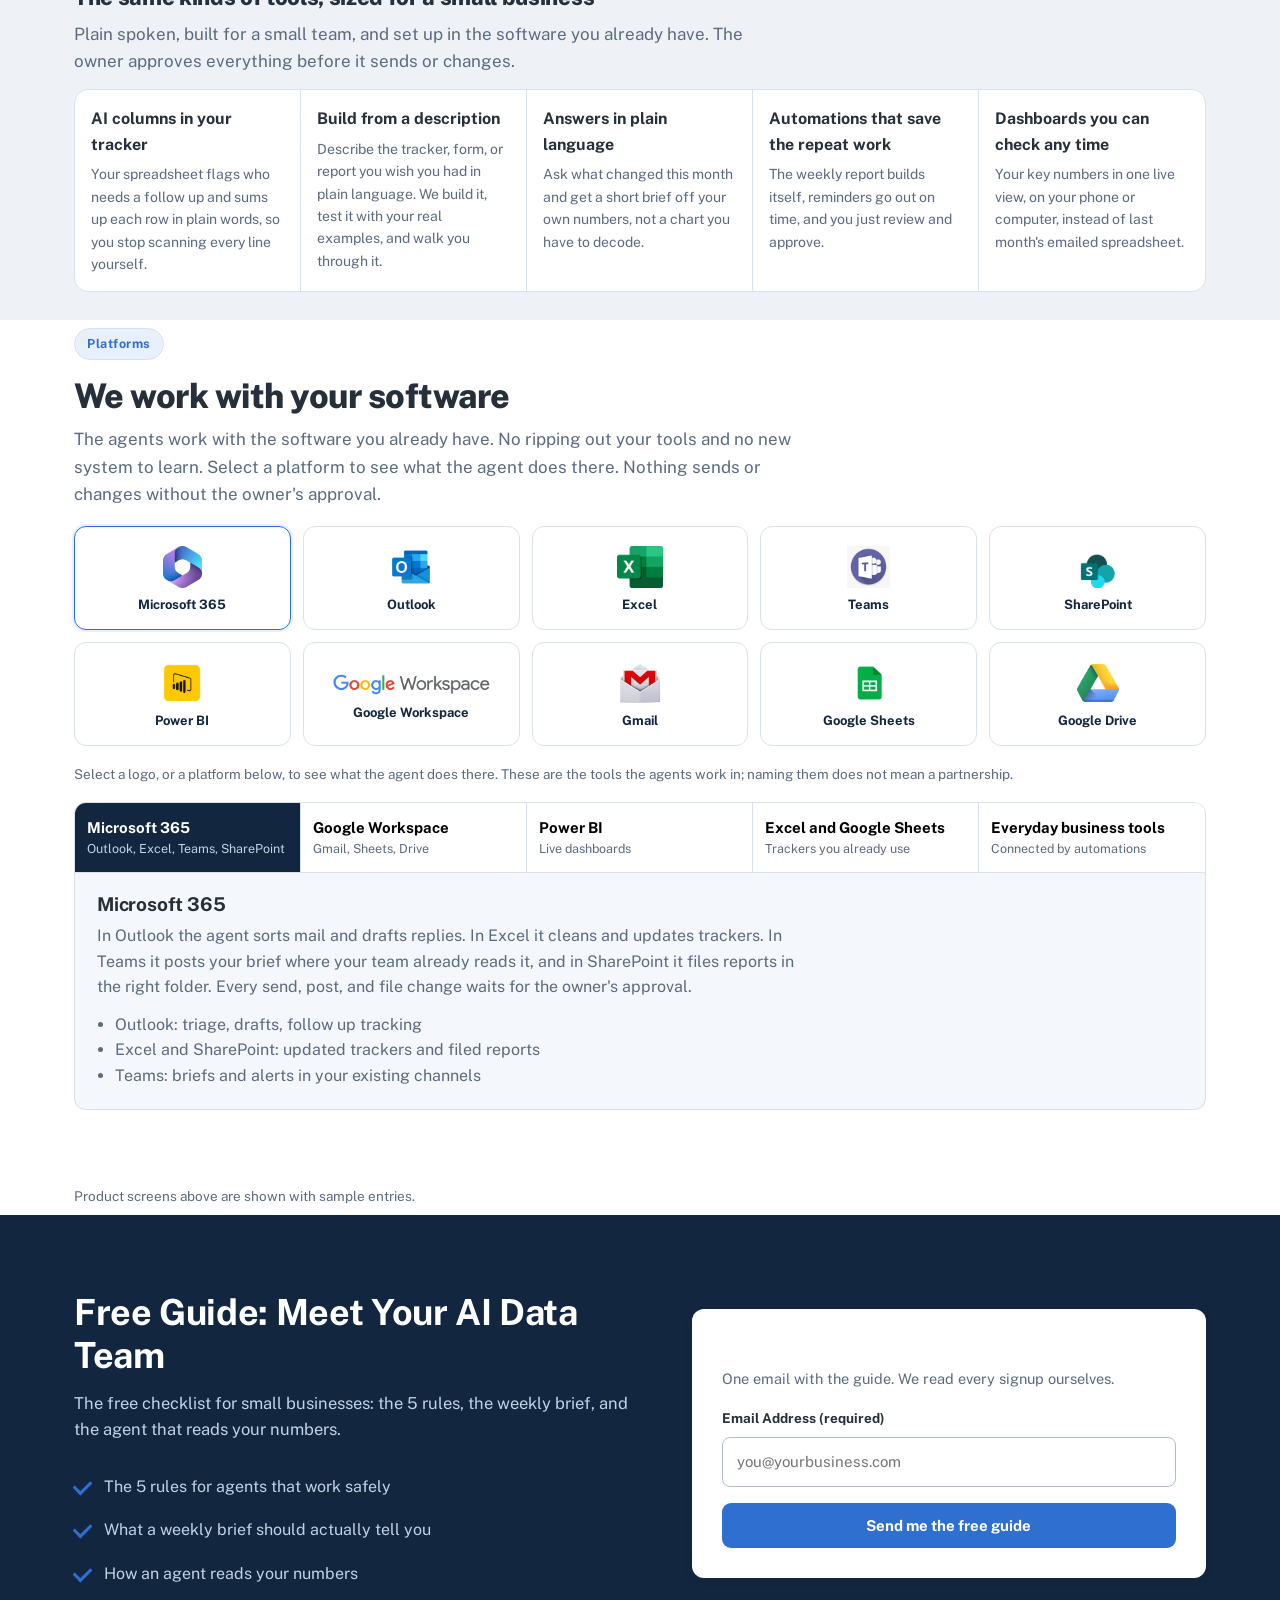
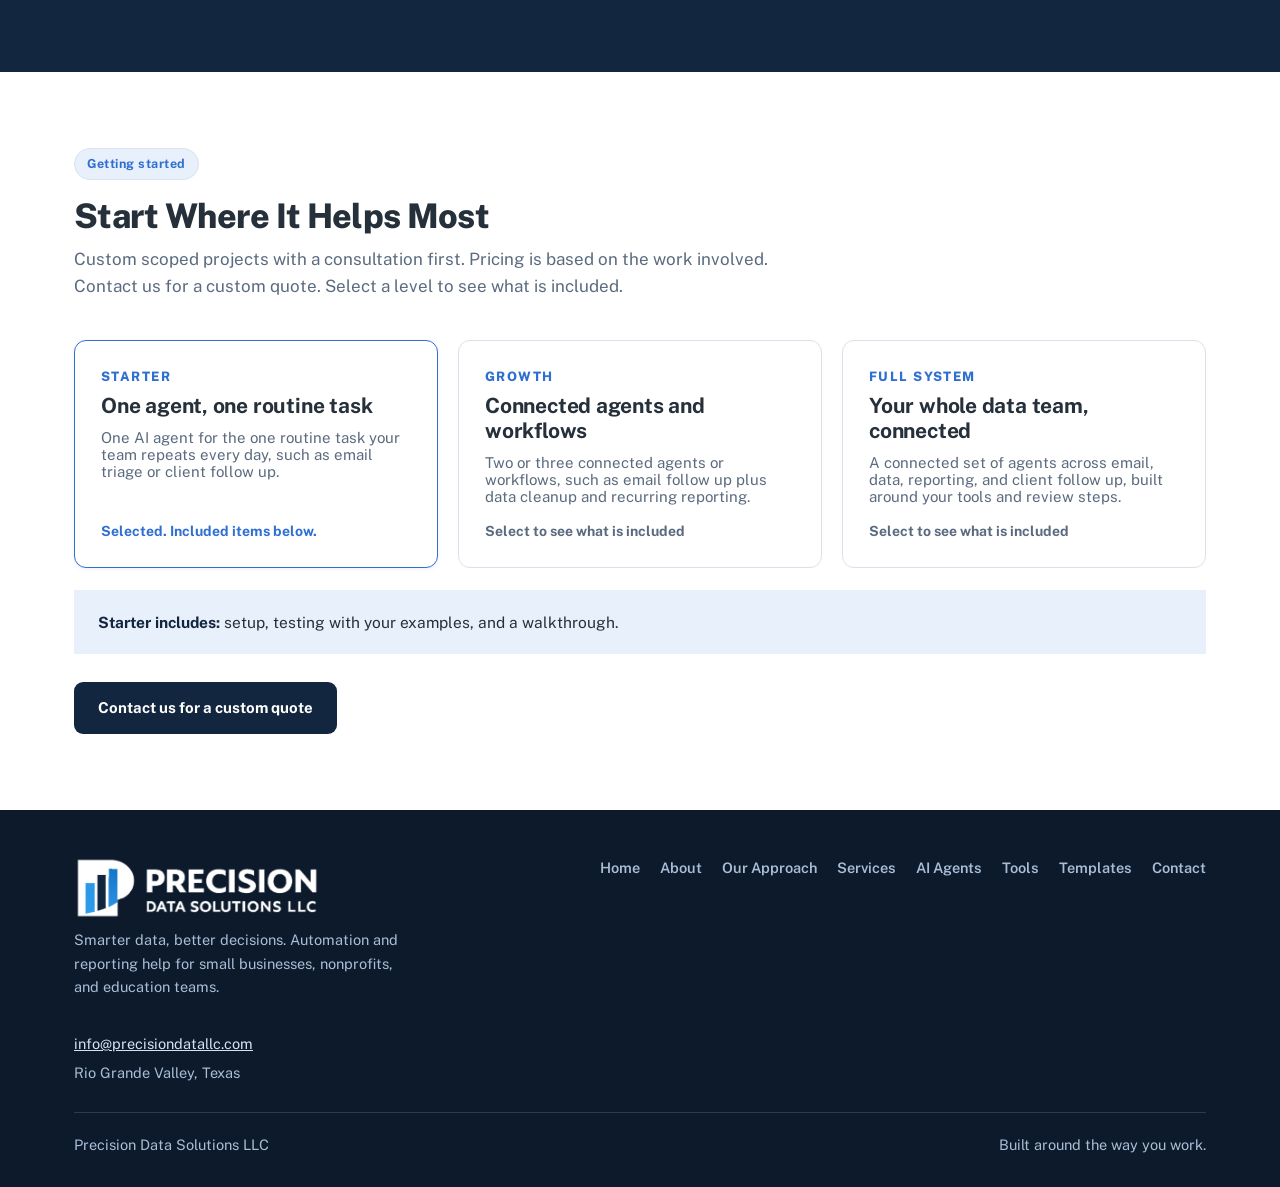
<file: ai-agents.html>
<!doctype html>
<html lang="en">
  <head>
    <meta charset="utf-8" />
    <meta name="viewport" content="width=device-width, initial-scale=1, viewport-fit=cover" />
    <meta name="color-scheme" content="light dark" />
    <meta name="description" content="Meet your AI data team: agents for your inbox, live dashboards, and clear insights, plus your Monday brief, working inside your tools with your approval on every send." />
    <link rel="icon" href="assets/logo.png" />
    <title>AI Agents | Precision Data Solutions</title>
    <link rel="preconnect" href="https://fonts.googleapis.com" />
    <link rel="preconnect" href="https://fonts.gstatic.com" crossorigin />
    <link href="https://fonts.googleapis.com/css2?family=Public+Sans:ital,wght@0,400;0,500;0,600;0,700;0,800;1,400&display=swap" rel="stylesheet" />
    <link rel="stylesheet" href="assets/css/site.css" />
  </head>
  <body>
    <header class="site-header">
      <div class="header-inner">
        <a class="brand" href="index.html" aria-label="Precision Data Solutions LLC, home">
          <img class="brand-logo" src="assets/logo-transparent.png" alt="Precision Data Solutions LLC" />
          <span class="brand-slogan">Smarter Data.<br />Better Decisions.</span>
        </a>
        <button class="menu-toggle" id="menuToggle" aria-expanded="false" aria-controls="mainNav">Menu</button>
        <nav class="main-nav" id="mainNav" aria-label="Main">
          <a href="index.html">Home</a>
          <a href="about.html">About</a>
          <a href="services.html">Services</a>
          <a href="ai-agents.html" class="active">AI Agents</a>
          <a href="tools.html">Tools</a>
          <a href="templates.html">Templates</a>
          <a href="contact.html" class="btn btn-primary btn-small header-cta">Get Started</a>
        </nav>
      </div>
    </header>

    <main id="top">

        <section class="band" style="padding-bottom:30px;">
          <div class="wrap" style="text-align:center;">
            <div class="section-head center reveal">
              <span class="tag">AI Agents</span>
              <h2 style="font-size:clamp(32px,5vw,50px);">AI Agents For Your Business</h2>
              <p>Custom AI agents for small businesses and busy professionals. They handle routine email, keep data organized, keep reports and dashboards up to date, and follow up with clients, so your team can focus on the work that needs a person, while you stay in charge of every message that goes out.</p>
            </div>
            <a href="contact.html" class="btn btn-navy reveal">Contact us for a custom quote</a>
          </div>
        </section>

        <section class="band band-cream" style="padding-top:44px; padding-bottom:44px;">
          <div class="wrap photo-split">
            <div class="reveal">
              <h2 style="font-size:clamp(24px,3.4vw,32px); margin-bottom:12px;">Made for the owner who does the books after dinner.</h2>
              <p style="color:var(--muted); font-size:16.5px; margin-bottom:14px;">No IT department, no new software to learn, no spare hours. Your agents work inside the tools you already open every day, and checks with you before anything goes out.</p>
              <p class="hand-note" style="font-size:16px;">If you can describe the chore, we can probably hand it off.</p>
            </div>
            <figure class="photo-frame reveal">
              <img src="assets/owner-desk.jpg" alt="A small business owner smiling while working on a laptop showing a spreadsheet, with a coffee mug and notebook on her desk" />
              <figcaption>Real desk, real numbers, one less evening spent reconciling them.</figcaption>
            </figure>
          </div>
        </section>

        <section class="band" style="padding-top:26px;">
          <div class="wrap">
            <div class="section-head center reveal">
              <h2>See Pilot In Action</h2>
              <p>Pilot is a small data team for your business: a Data Analyst that sends your Monday brief, an inbox agent that sorts and drafts, and cleanup of the records behind your numbers, with a change log you approve. Nothing sends or changes without your approval.</p>
            </div>
            <div class="video-frame reveal">
              <video controls preload="metadata" src="assets/video/Pilot_Demo_v13.mp4" aria-label="Pilot walkthrough video: inbox agent, spreadsheet cleanup, and your Monday brief"></video>
            </div>
          </div>
        </section>

        <section class="band band-soft">
          <div class="wrap">
            <div class="section-head reveal">
              <span class="tag">The products</span>
              <h2>Meet Your AI Data Team</h2>
              <p>A full platform lineup, in the order most teams adopt it. Select any item to see what it does, what it connects to, and how approval works.</p>
            </div>
            <div class="team-statband reveal" aria-label="The team at a glance">
              <span>10 specialists</span>
              <span>One Monday brief</span>
              <span>Works inside the tools you already use</span>
              <span>You approve before anything sends</span>
            </div>
            <div class="team-roster reveal" role="group" aria-label="Meet the team: choose an agent">
              <button type="button" class="roster-card active" data-roster="0"><span class="roster-ava">AT</span><span class="roster-who"><b>Agent Team</b><span>Chief of staff and specialists, acting with your approval</span></span></button>
              <button type="button" class="roster-card" data-roster="1"><span class="roster-ava">AC</span><span class="roster-who"><b>AI Columns</b><span>AI columns added to the tracker you already use</span></span></button>
              <button type="button" class="roster-card" data-roster="2"><span class="roster-ava">BU</span><span class="roster-who"><b>Builds</b><span>Dashboards, trackers, forms, and automations</span></span></button>
              <button type="button" class="roster-card" data-roster="3"><span class="roster-ava">IA</span><span class="roster-who"><b>Insights Agent</b><span>The weekly brief off your real numbers</span></span></button>
              <button type="button" class="roster-card" data-roster="4"><span class="roster-ava">IN</span><span class="roster-who"><b>Intake</b><span>Voice or text in, structured entries filed</span></span></button>
              <button type="button" class="roster-card" data-roster="5"><span class="roster-ava">DR</span><span class="roster-who"><b>Dashboards and Reporting</b><span>Power BI and live dashboards in one view</span></span></button>
              <button type="button" class="roster-card" data-roster="6"><span class="roster-ava">AW</span><span class="roster-who"><b>Automations and Workflows</b><span>Workflows that remove repeat work</span></span></button>
              <button type="button" class="roster-card" data-roster="7"><span class="roster-ava">IG</span><span class="roster-who"><b>Integrations</b><span>Connecting the tools you already use</span></span></button>
              <button type="button" class="roster-card" data-roster="8"><span class="roster-ava">CD</span><span class="roster-who"><b>Compliance and Deadline Reporting</b><span>Recurring reports, deadlines, audit ready exports</span></span></button>
              <button type="button" class="roster-card" data-roster="9"><span class="roster-ava">TU</span><span class="roster-who"><b>Training and Ongoing Upkeep</b><span>Walkthroughs, documentation, and a care plan</span></span></button>
            </div>
            <div class="showcase reveal">
              <div class="prod-list" role="tablist" aria-label="Products">
                <button type="button" class="prod-btn active" role="tab" aria-selected="true" data-prod="0"><b>Agent Team</b><span>Your AI chief of staff</span></button>
                <button type="button" class="prod-btn" role="tab" aria-selected="false" data-prod="1"><b>AI Columns</b><span>Help inside your tracker</span></button>
                <button type="button" class="prod-btn" role="tab" aria-selected="false" data-prod="2"><b>Builds</b><span>Dashboards, forms, automations</span></button>
                <button type="button" class="prod-btn" role="tab" aria-selected="false" data-prod="3"><b>Insights Agent</b><span>The weekly brief</span></button>
                <button type="button" class="prod-btn" role="tab" aria-selected="false" data-prod="4"><b>Intake</b><span>Voice or text in, filed</span></button>
                <button type="button" class="prod-btn" role="tab" aria-selected="false" data-prod="5"><b>Dashboards and Reporting</b><span>Power BI and live dashboards</span></button>
                <button type="button" class="prod-btn" role="tab" aria-selected="false" data-prod="6"><b>Automations and Workflows</b><span>Remove repeat work</span></button>
                <button type="button" class="prod-btn" role="tab" aria-selected="false" data-prod="7"><b>Integrations</b><span>Data flows, not retyped</span></button>
                <button type="button" class="prod-btn" role="tab" aria-selected="false" data-prod="8"><b>Compliance and Deadline Reporting</b><span>Deadlines and audit ready exports</span></button>
                <button type="button" class="prod-btn" role="tab" aria-selected="false" data-prod="9"><b>Training and Ongoing Upkeep</b><span>Walkthroughs and a care plan</span></button>
              </div>
              <div>
<div class="prod-panel active" data-prod-panel="0">
                  <h3>Agent Team</h3>
                  <div class="prod-grid"><div class="prod-copy"><p class="desc">An AI chief of staff and specialists that surface what matters and act with your approval.</p>
                  <ul class="prod-feats"><li>Surfaces what matters each morning</li><li>Drafts and prepares, you approve</li><li>Specialists for inbox, data, and reporting</li></ul></div><div class="get-view"><div class="gv-top"><span class="gv-dots"><i></i><i></i><i></i></span><span class="gv-title">What you get: Monday brief</span><span class="gv-sample">Sample</span></div><div class="gv-body"><div class="gv-row"><span class="gv-main"><b>Mesa Verde Catering, week ahead</b><span>3 new inquiries sorted, replies drafted</span></span><span class="gv-pill ok">Ready</span></div><div class="gv-row"><span class="gv-main"><b>Saturday headcount changed, 80 to 120</b><span>Flagged by your Inbox Agent</span></span><span class="gv-pill wait">Needs approval</span></div><div class="gv-row"><span class="gv-main"><b>Numbers cleaned Friday</b><span>Brief and change log attached</span></span><span class="gv-pill ok">Done</span></div></div></div></div>
                  <div class="agent-spec" aria-label="How this agent works"><div><span>Watches</span><p>Your inbox, tracker, and dashboards, in one morning pass</p></div><div><span>Produces</span><p>A daily shortlist, drafts ready to send, and the Monday brief</p></div><div><span>Cadence</span><p>Morning pass each weekday, brief every Monday</p></div><div><span>Your approval</span><p>Always, before a message sends or a file changes</p></div></div>
                  <div class="prod-visual">
                    <div class="agent-stack">
                      <div class="agent-row"><span class="avatar">CS</span><span class="who"><b>Chief of Staff</b><span>Plans the day, routes the work, reports back</span></span><span class="chip chip-blue">Coordinating</span></div>
                      <div class="agent-row"><span class="avatar blue">IN</span><span class="who"><b>Inbox Agent</b><span>Sorts mail, drafts replies, tracks follow ups, sums up long threads, and flags unhappy tone for a person</span></span><span class="chip chip-amber">2 drafts waiting</span></div>
                      <div class="agent-row"><span class="avatar blue">DA</span><span class="who"><b>Data Analyst</b><span>Cleans data, writes your Monday brief</span></span><span class="chip chip-green">Brief sent</span></div>
                    </div>
                  </div>
                </div>
<div class="prod-panel" data-prod-panel="1">
                  <h3>AI Columns</h3>
                  <div class="prod-grid"><div class="prod-copy"><p class="desc">AI columns added to the tracker you already use: follow up flags, summaries, and categories, kept current with your numbers. Plus the small helps that save the most hunting: formulas written for you, long threads summed up, and translation right where the words sit.</p>
                  <ul class="prod-feats"><li>Follow up flags on stale rows</li><li>Row summaries in plain language</li><li>Categories kept current</li><li>Formula Help</li><li>Thread summaries &amp; tone flags</li><li>Translation in place</li></ul></div><div class="get-view"><div class="gv-top"><span class="gv-dots"><i></i><i></i><i></i></span><span class="gv-title">What you get: Herrera Landscaping's Excel tracker, with AI columns</span><span class="gv-sample">Sample</span></div><div class="gv-body"><table class="gv-table"><thead><tr><th>Job</th><th>Crew</th><th class="hl">AI: Status</th><th class="hl">AI: Next step</th></tr></thead><tbody><tr><td>Lopez yard cleanup</td><td>Crew B</td><td class="hl">Confirmed</td><td class="hl">Send final invoice</td></tr><tr><td>Nguyen lawn install</td><td>Crew A</td><td class="hl">Waiting</td><td class="hl">Follow up, 4 days</td></tr></tbody></table><div class="gv-note"><b>Formula Help:</b> crew hours totaled in plain words, tested on their real sheet. <b>Change log:</b> 2 duplicate rows merged, waiting on approval.</div></div></div></div>
                  <div class="agent-spec" aria-label="How this agent works"><div><span>Watches</span><p>Every row in the tracker the columns live in</p></div><div><span>Produces</span><p>Status and next-step columns, follow up flags, formulas in plain words</p></div><div><span>Cadence</span><p>Refreshes as your tracker changes</p></div><div><span>Your approval</span><p>Merges and edits wait in the change log for you</p></div></div>
                  <div class="prod-visual">
                    <div class="mini-sheet">
                      <table>
                        <thead><tr><th>Client</th><th>Last contact</th><th>AI: Follow up</th><th>AI: Summary</th></tr></thead>
                        <tbody>
                          <tr><td>Riverbend Clinic</td><td>Nov 8</td><td class="ai">No</td><td class="ai">Report delivered, all current</td></tr>
                          <tr><td>Lopez Realty</td><td>Nov 2</td><td class="ai">Yes, 6 days</td><td class="ai">Waiting on listing data</td></tr>
                          <tr><td>Bright Path Tutoring</td><td>Nov 7</td><td class="ai">No</td><td class="ai">Cleanup complete, invoice sent</td></tr>
                        </tbody>
                      </table>
                    </div>
                    <div class="demo-box">
                      <h4>Formula Help</h4>
                      <p class="demo-lede">Say the calculation in plain words. You get a working formula for Excel or Google Sheets, with a short explanation of what each part does. Pick an example:</p>
                      <div class="demo-qs" role="group" aria-label="Formula Help examples">
                        <button type="button" class="active" data-formula="0">&ldquo;Add up October sales for Ana&rdquo;</button>
                        <button type="button" data-formula="1">&ldquo;Count clients still waiting on us&rdquo;</button>
                        <button type="button" data-formula="2">&ldquo;Flag rows unpaid after 30 days&rdquo;</button>
                      </div>
                      <div class="formula-out" id="formulaOut">=SUMIFS(C:C, A:A, &quot;Ana&quot;, B:B, &quot;October&quot;)</div>
                      <p class="demo-why" id="formulaWhy"><b>In plain words:</b> Add the amounts in column C, but only on rows where column A says Ana and column B says October. We test it on your sheet before it stays.</p>
                    </div>
                    <div class="demo-box">
                      <h4>Threads, summed up. Tone, flagged.</h4>
                      <p class="demo-lede">Long email chains and note threads become a two line summary, and a customer who sounds unhappy gets flagged for a person, not a bot reply.</p>
                      <div class="mini-rows">
                        <div class="mini-row"><div class="mr-head"><b>Lopez Realty, 14 message thread</b><span class="chip chip-blue">Summary</span></div><p>They sent listing data twice, asked for the dashboard by Friday, and are waiting on our format check. Draft reply is ready for your approval.</p></div>
                        <div class="mini-row"><div class="mr-head"><b>Delgado Foods, latest note</b><span class="chip chip-red">Tone: frustrated</span></div><p>Second message about the same invoice. Flagged for you to handle personally; the agent drafted an apology but did not send it.</p></div>
                      </div>
                    </div>
                    <div class="demo-box">
                      <h4>Translation in place</h4>
                      <p class="demo-lede">Rows, messages, and notes translated where they sit, in a column right next to the original. Nothing is replaced until you approve it.</p>
                      <div class="mini-sheet"><table><thead><tr><th>Note</th><th>AI: Spanish</th></tr></thead><tbody>
                        <tr><td>Your report is ready for review</td><td class="ai">Su informe está listo para revisión</td></tr>
                        <tr><td>Payment due Friday</td><td class="ai">Pago vence el viernes</td></tr>
                      </tbody></table></div>
                    </div>
                  </div>
                </div>
<div class="prod-panel" data-prod-panel="2">
                  <h3>Builds</h3>
                  <div class="prod-grid"><div class="prod-copy"><p class="desc">Dashboards, trackers, forms, and automations built for your business.</p>
                  <ul class="prod-feats"><li>Dashboards and trackers</li><li>Forms that feed your sheets</li><li>Automations for recurring work</li></ul></div><div class="get-view" data-anim="merge"><div class="gv-top"><span class="gv-dots"><i></i><i></i><i></i></span><span class="gv-title">What you get: Valley Print Co job tickets, messy in, clean out</span><span class="gv-sample">Sample</span></div><div class="gv-body"><div class="gv-ba"><div><span class="gv-ba-tag">Before</span><table class="gv-table"><tbody><tr><td>garcia realty</td><td>flyers??</td></tr><tr><td>print job</td><td>qty blank</td></tr></tbody></table></div><div class="gv-arrow">&rarr;</div><div><span class="gv-ba-tag good">After</span><table class="gv-table"><tbody><tr><td>Garcia Realty flyers</td><td>500 copies</td></tr><tr><td>Invoice sent</td><td>Paid</td></tr></tbody></table></div></div><div class="gv-note">Valley Print Co's job tickets, rebuilt as one clean tracker with a form that feeds it.</div></div></div></div>
                  <div class="agent-spec" aria-label="How this agent works"><div><span>Watches</span><p>The recurring work your team rebuilds by hand</p></div><div><span>Produces</span><p>Dashboards, trackers, forms, and automations, tested on your examples</p></div><div><span>Cadence</span><p>One scoped build at a time, walkthrough at handoff</p></div><div><span>Your approval</span><p>You sign off on the scope, and again before it goes live</p></div></div>
                  <div class="prod-visual device">
                    <div class="tile-grid">
                      <div class="tile"><b>12</b><span>Active projects</span></div>
                      <div class="tile"><b>4</b><span>Reports automated</span></div>
                      <div class="tile"><b>98%</b><span>On time this month</span></div>
                    </div>
                    <div class="bars" style="height:74px;">
                      <div class="bar" style="height:45%"></div>
                      <div class="bar" style="height:60%"></div>
                      <div class="bar alt" style="height:52%"></div>
                      <div class="bar" style="height:78%"></div>
                      <div class="bar" style="height:92%"></div>
                    </div>
                    <p style="font-size:12.5px; color:var(--muted); margin-top:10px;">Sample dashboard view. Your build is shaped around your own numbers.</p>
                  </div>
                </div>
<div class="prod-panel" data-prod-panel="3">
                  <h3>Insights Agent</h3>
                  <div class="prod-grid"><div class="prod-copy"><p class="desc">A weekly brief, Things You Would Want to Know, off your real numbers. And when a question pops into your head between briefs, just ask it in plain words and get a chart back.</p>
                  <ul class="prod-feats"><li>Your Monday brief, every week</li><li>Changes flagged, not buried</li><li>Built off your real numbers</li><li>Ask Your Numbers: questions in, charts out</li></ul></div><div class="get-view"><div class="gv-top"><span class="gv-dots"><i></i><i></i><i></i></span><span class="gv-title">What you get: Sol Coffee Roasters, ask and get an answer</span><span class="gv-sample">Sample</span></div><div class="gv-body"><div class="gv-ask"><span>Ask Your Numbers</span><b>&ldquo;Which drink sold best this week?&rdquo;</b></div><div class="gv-answer"><b>Cold brew, 212 cups, 18% ahead of lattes.</b><span>Friday is your biggest day at both counters; the chart and source rows sit right under the answer.</span><span class="gv-minibars"><i style="height:45%"></i><i style="height:60%"></i><i style="height:75%"></i><i style="height:96%"></i></span></div></div></div></div>
                  <div class="agent-spec" aria-label="How this agent works"><div><span>Watches</span><p>Sales, jobs and cash in your dashboard</p></div><div><span>Produces</span><p>The Monday brief, Things You Would Want to Know</p></div><div><span>Cadence</span><p>Every Monday 7 AM</p></div><div><span>Your approval</span><p>Not needed to read, always needed to act</p></div></div>
                  <div class="prod-visual">
                    <div class="brief-card">
                      <h5>Things You Would Want to Know</h5>
                      <ul>
                        <li>Follow ups due this week: 5. Two are already drafted.</li>
                        <li>One client&apos;s numbers moved more than 20% this month.</li>
                        <li>Every recurring report went out on time.</li>
                      </ul>
                    </div>
                    <div class="demo-box">
                      <h4>Ask Your Numbers</h4>
                      <p class="demo-lede">No filters, no pivot tables. Ask the way you would ask a person, and the answer comes back as a chart with one plain sentence under it. Try one:</p>
                      <div class="demo-qs" role="group" aria-label="Ask Your Numbers examples">
                        <button type="button" class="active" data-ask="0">&ldquo;Which service grew fastest?&rdquo;</button>
                        <button type="button" data-ask="1">&ldquo;What did we take in each month?&rdquo;</button>
                        <button type="button" data-ask="2">&ldquo;Where do new clients come from?&rdquo;</button>
                      </div>
                      <p class="ask-answer" id="askAnswer"><b>Dashboards grew fastest,</b> up the most of any service this quarter, ahead of Reporting and Automation.</p>
                      <div class="ask-bars" id="askBars" aria-hidden="true">
                        <div class="bar" style="height:88%"></div>
                        <div class="bar alt" style="height:57%"></div>
                        <div class="bar" style="height:41%"></div>
                        <div class="bar alt" style="height:26%"></div>
                      </div>
                      <div class="bar-labels"><span id="askL0">Dashboards</span><span id="askL1">Reporting</span><span id="askL2">Automation</span><span id="askL3">Cleanup</span></div>
                      <p class="demo-why">Sample numbers, shown the way your answer would come back: chart first, plain words with it, and the source rows one click away.</p>
                    </div>
                  </div>
                </div>
<div class="prod-panel" data-prod-panel="4">
                  <h3>Intake</h3>
                  <div class="prod-grid"><div class="prod-copy"><p class="desc">Voice or text in, structured entries filed.</p>
                  <ul class="prod-feats"><li>Voice or text, however it comes in</li><li>Structured entries, filed for you</li><li>Ready to review in your tracker</li></ul></div><div class="get-view"><div class="gv-top"><span class="gv-dots"><i></i><i></i><i></i></span><span class="gv-title">What you get: Dos Rios Realty, voice note in, filed entry out</span><span class="gv-sample">Sample</span></div><div class="gv-body"><div class="gv-row"><span class="gv-main"><b>Voice note from Marisol, 0:38</b><span>&ldquo;New buyer, the Salazar family, three bed near the Mission schools, up to $310k, call them Tuesday&rdquo;</span></span><span class="gv-pill ok">Heard</span></div><div class="gv-row"><span class="gv-main"><b>Filed in the tracker</b><span>New lead: Salazar family, 3 bed, Mission schools area, up to $310k, callback Tuesday</span></span><span class="gv-pill ok">Filed</span></div><div class="gv-row"><span class="gv-main"><b>Draft reply written</b><span>Waiting in the inbox for Marisol to send</span></span><span class="gv-pill wait">Awaiting approval</span></div></div></div></div>
                  <div class="agent-spec" aria-label="How this agent works"><div><span>Watches</span><p>Voice notes and texts as they come in</p></div><div><span>Produces</span><p>Structured tracker entries, plus a draft reply</p></div><div><span>Cadence</span><p>Files each note the day it arrives</p></div><div><span>Your approval</span><p>Every draft waits in your inbox until you send it</p></div></div>
                  <div class="prod-visual">
                    <div class="wave" aria-hidden="true">
                      <i style="height:30%"></i><i style="height:55%"></i><i style="height:85%"></i><i style="height:60%"></i><i style="height:95%"></i><i style="height:45%"></i><i style="height:70%"></i><i style="height:100%"></i><i style="height:50%"></i><i style="height:80%"></i><i style="height:35%"></i><i style="height:65%"></i><i style="height:90%"></i><i style="height:40%"></i><i style="height:58%"></i><i style="height:75%"></i>
                    </div>
                    <div class="intake-out"><b>Filed entry:</b> New lead, Lopez Realty, needs a listings dashboard, callback Thursday. Source: voice note, 0:42.</div>
                  </div>
                </div>
<div class="prod-panel" data-prod-panel="5">
                  <h3>Dashboards and Reporting</h3>
                  <div class="prod-grid"><div class="prod-copy"><p class="desc">Power BI and live dashboards that bring enrollment, sales, participation, or operations into one view your team can check any time, plus recurring reports that build themselves on schedule.</p>
                  <ul class="prod-feats"><li>Power BI dashboards</li><li>Live views, not last month&apos;s export</li><li>Scheduled report packs</li></ul></div><div class="get-view" data-anim="grow"><div class="gv-top"><span class="gv-dots"><i></i><i></i><i></i></span><span class="gv-title">What you get: Bloom Salon's Power BI dashboard</span><span class="gv-sample">Sample</span></div><div class="gv-body"><div class="gv-kpis"><div><span>Appointments</span><b>38</b></div><div><span>Chairs filled</span><b>86%</b></div><div><span>Retail</span><b>$640</b></div></div><div class="gv-bars"><i style="height:45%"></i><i style="height:62%"></i><i style="height:54%"></i><i style="height:78%"></i><i style="height:96%"></i></div><div class="gv-note">Bloom Salon and Spa, this week in Power BI. Checked against source totals before it is shared.</div></div></div></div>
                  <div class="agent-spec" aria-label="How this agent works"><div><span>Watches</span><p>The numbers in your source files and systems</p></div><div><span>Produces</span><p>A live Power BI dashboard and scheduled report packs</p></div><div><span>Cadence</span><p>Live view all week, report pack on its schedule</p></div><div><span>Your approval</span><p>Checked against source totals before anything is shared</p></div></div>
                  <div class="prod-visual device"><div class="tile-grid"><div class="tile"><b>Live</b><span>Dashboard refresh</span></div><div class="tile"><b>Weekly</b><span>Report pack</span></div><div class="tile"><b>1 view</b><span>All key numbers</span></div></div><p style="font-size:13px;color:var(--muted)">Built from your files and systems, checked against source totals before it is shared.</p></div>
                </div>
<div class="prod-panel" data-prod-panel="6">
                  <h3>Automations and Workflows</h3>
                  <div class="prod-grid"><div class="prod-copy"><p class="desc">Excel, Microsoft 365, and custom workflows that remove repeat work: copying between sheets, rebuilding the same report, chasing approvals, and sending the same reminders.</p>
                  <ul class="prod-feats"><li>Recurring reports automated</li><li>Approvals and reminders</li><li>Less copying and retyping</li></ul></div><div class="get-view"><div class="gv-top"><span class="gv-dots"><i></i><i></i><i></i></span><span class="gv-title">What you get: Luna Bakery, the repeat work runs itself</span><span class="gv-sample">Sample</span></div><div class="gv-body"><div class="gv-step"><span class="gv-check done">&#10003;</span><span class="gv-main"><b>Outlook orders close for the day</b><span>Luna Bakery inbox, 5:00 PM cutoff</span></span></div><div class="gv-step"><span class="gv-check done">&#10003;</span><span class="gv-main"><b>Bake sheet builds itself in Google Sheets</b><span>Quantities totaled and self checked, no retyping</span></span></div><div class="gv-step"><span class="gv-check turn">3</span><span class="gv-main"><b>Owner approves the bake sheet</b><span>Nothing sends before this step</span></span><span class="gv-pill wait">Your turn</span></div></div></div></div>
                  <div class="agent-spec" aria-label="How this agent works"><div><span>Watches</span><p>The reports, approvals, and reminders that repeat on your calendar</p></div><div><span>Produces</span><p>Runs that build themselves, with a review step at the end</p></div><div><span>Cadence</span><p>On the schedule the work already follows</p></div><div><span>Your approval</span><p>The last step is always yours before anything sends</p></div></div>
                  <div class="prod-visual"><div class="agent-stack"><div class="agent-row"><span class="who"><b>Before</b><span>Report rebuilt by hand every Monday</span></span><span class="chip chip-amber">Manual</span></div><div class="agent-row"><span class="who"><b>After</b><span>Report builds itself, you review and approve</span></span><span class="chip chip-green">Automated</span></div></div></div>
                </div>
<div class="prod-panel" data-prod-panel="7">
                  <h3>Integrations</h3>
                  <div class="prod-grid"><div class="prod-copy"><p class="desc">Connecting the tools a business already uses so data flows instead of being retyped. Forms feed sheets, sheets feed dashboards, and inboxes feed trackers, with checks along the way.</p>
                  <ul class="prod-feats"><li>Forms to sheets to dashboards</li><li>Fewer duplicate entries</li><li>One trusted list for everyone</li></ul></div><div class="get-view" data-anim="sync"><div class="gv-top"><span class="gv-dots"><i></i><i></i><i></i></span><span class="gv-title">What you get: Bright Path Tutoring, tools talking to each other</span><span class="gv-sample">Sample</span></div><div class="gv-body"><div class="gv-row"><span class="gv-main"><b>Google Forms</b><span>Inquiry form feeds the tracker</span></span><span class="gv-pill ok">Synced</span></div><div class="gv-row"><span class="gv-main"><b>Google Sheets</b><span>Tutoring tracker updated, no retyping</span></span><span class="gv-pill ok">Synced</span></div><div class="gv-row"><span class="gv-main"><b>Gmail</b><span>Follow up draft written for each new inquiry</span></span><span class="gv-pill ok">Synced</span></div><div class="gv-row"><span class="gv-main"><b>Google Drive</b><span>Session files stored in the family folder</span></span><span class="gv-pill ok">Synced</span></div><div class="gv-note">One chain: Google Forms &rarr; Google Sheets &rarr; Gmail &rarr; Google Drive, each step checked along the way.</div></div></div></div>
                  <div class="agent-spec" aria-label="How this agent works"><div><span>Watches</span><p>Data as it moves between your forms, sheets, dashboards, and inbox</p></div><div><span>Produces</span><p>One connected chain, with every handoff logged</p></div><div><span>Cadence</span><p>Syncs as new entries arrive</p></div><div><span>Your approval</span><p>Anything unusual is flagged for you, never quietly fixed</p></div></div>
                  <div class="prod-visual"><p style="font-size:14.5px"><b>Flow:</b> Intake form &rarr; Tracker &rarr; Dashboard &rarr; Monday brief. Each step is logged, and anything unusual is flagged for your approval.</p></div>
                </div>
<div class="prod-panel" data-prod-panel="8">
                  <h3>Compliance and Deadline Reporting</h3>
                  <div class="prod-grid"><div class="prod-copy"><p class="desc">Recurring reports, deadlines, and audit ready exports. Track what is due, what is missing, and what is late, with exports that show their work and hold up to review.</p>
                  <ul class="prod-feats"><li>Deadline tracker with alerts</li><li>Missing item lists</li><li>Audit ready exports</li></ul></div><div class="get-view" data-anim="deadline"><div class="gv-top"><span class="gv-dots"><i></i><i></i><i></i></span><span class="gv-title">What you get: Little Palms Daycare, deadlines that watch themselves</span><span class="gv-sample">Sample</span></div><div class="gv-body"><div class="gv-row"><span class="gv-main"><b>Monthly report</b><span>Due Nov 15, Little Palms Daycare</span></span><span class="gv-pill ok">Ready</span></div><div class="gv-row"><span class="gv-main"><b>Fire inspection</b><span>Certificate due Nov 20</span></span><span class="gv-pill bad">Missing: certificate</span></div><div class="gv-row"><span class="gv-main"><b>Staff training records</b><span>Due Nov 28</span></span><span class="gv-pill ok">Ready</span></div></div></div></div>
                  <div class="agent-spec" aria-label="How this agent works"><div><span>Watches</span><p>Every due date, missing item, and recurring report on your list</p></div><div><span>Produces</span><p>A deadline tracker, missing item lists, and audit ready exports</p></div><div><span>Cadence</span><p>Checks run ahead of each deadline, not after it</p></div><div><span>Your approval</span><p>Exports sit ready for your review before they go anywhere</p></div></div>
                  <div class="prod-visual"><div class="mini-sheet"><table><thead><tr><th>Report</th><th>Due</th><th>Status</th></tr></thead><tbody><tr><td>Monthly program report</td><td>Nov 15</td><td class="ai">Ready for review</td></tr><tr><td>Monitoring summary</td><td>Nov 18</td><td class="ai">2 items missing</td></tr><tr><td>Quarterly export</td><td>Dec 1</td><td class="ai">On track</td></tr></tbody></table></div></div>
                </div>
<div class="prod-panel" data-prod-panel="9">
                  <h3>Training and Ongoing Upkeep</h3>
                  <div class="prod-grid"><div class="prod-copy"><p class="desc">Walkthroughs, documentation, and a care plan that keeps agents and dashboards current as your team, tools, and numbers change.</p>
                  <ul class="prod-feats"><li>Live walkthroughs for your team</li><li>Plain documentation</li><li>Regular upkeep checks</li></ul></div><div class="get-view"><div class="gv-top"><span class="gv-dots"><i></i><i></i><i></i></span><span class="gv-title">What you get: Fit Life Gym, a guide your team actually uses</span><span class="gv-sample">Sample</span></div><div class="gv-body"><div class="gv-step"><span class="gv-check done">&#10003;</span><span class="gv-main"><b>Quick guide: approving a draft</b><span>Open the brief, read the flag, tap approve or edit</span></span></div><div class="gv-step"><span class="gv-check done">&#10003;</span><span class="gv-main"><b>Walkthrough recorded</b><span>The Fit Life Gym team can replay it any time</span></span></div><div class="gv-step"><span class="gv-check turn">&#8594;</span><span class="gv-main"><b>Care plan check</b><span>Monthly refresh and upkeep, scheduled</span></span></div></div></div></div>
                  <div class="agent-spec" aria-label="How this agent works"><div><span>Watches</span><p>Your agents, trackers, and dashboards as your team and numbers change</p></div><div><span>Produces</span><p>Walkthroughs, plain documentation, and upkeep fixes</p></div><div><span>Cadence</span><p>A standing monthly care plan check</p></div><div><span>Your approval</span><p>Every change is walked through with you first</p></div></div>
                  <div class="prod-visual"><p style="font-size:14.5px">Every build ships with a walkthrough and written steps. The care plan covers small fixes, refresh checks, and updates when a source file or deadline changes.</p></div>
                </div>
              </div>
            </div>
          </div>
        </section>

        <section class="band band-soft" style="padding-top:28px; padding-bottom:28px;">
          <div class="wrap">
            <div class="section-head" style="margin-bottom:14px;">
              <h2 style="font-size:22px;">The same kinds of tools, sized for a small business</h2>
              <p>Plain spoken, built for a small team, and set up in the software you already have. The owner approves everything before it sends or changes.</p>
            </div>
            <div style="display:grid; grid-template-columns:repeat(auto-fit,minmax(210px,1fr)); gap:0; border:1px solid var(--line); background:var(--panel); border-radius:14px; overflow:hidden;">
              <div style="padding:16px; border-right:1px solid var(--line);"><b>AI columns in your tracker</b><p style="color:var(--muted); font-size:14px; margin-top:6px;">Your spreadsheet flags who needs a follow up and sums up each row in plain words, so you stop scanning every line yourself.</p></div>
              <div style="padding:16px; border-right:1px solid var(--line);"><b>Build from a description</b><p style="color:var(--muted); font-size:14px; margin-top:6px;">Describe the tracker, form, or report you wish you had in plain language. We build it, test it with your real examples, and walk you through it.</p></div>
              <div style="padding:16px; border-right:1px solid var(--line);"><b>Answers in plain language</b><p style="color:var(--muted); font-size:14px; margin-top:6px;">Ask what changed this month and get a short brief off your own numbers, not a chart you have to decode.</p></div>
              <div style="padding:16px; border-right:1px solid var(--line);"><b>Automations that save the repeat work</b><p style="color:var(--muted); font-size:14px; margin-top:6px;">The weekly report builds itself, reminders go out on time, and you just review and approve.</p></div>
              <div style="padding:16px;"><b>Dashboards you can check any time</b><p style="color:var(--muted); font-size:14px; margin-top:6px;">Your key numbers in one live view, on your phone or computer, instead of last month&apos;s emailed spreadsheet.</p></div>
            </div>
          </div>
        </section>

        <section class="band" style="padding-top:8px;">
          <div class="wrap">
            <div class="section-head" style="margin-bottom:18px;">
              <span class="tag">Platforms</span>
              <h2>We work with your software</h2>
              <p>The agents work with the software you already have. No ripping out your tools and no new system to learn. Select a platform to see what the agent does there. Nothing sends or changes without the owner&apos;s approval.</p>
            </div>
            <div class="logo-grid" role="group" aria-label="Choose a platform by its logo">
              <button type="button" class="logo-cell active" data-logo-plat="0"><img src="assets/logos/microsoft-365.png" alt="Microsoft 365 logo" /><span>Microsoft 365</span></button>
              <button type="button" class="logo-cell" data-logo-plat="0"><img src="assets/logos/outlook.png" alt="Microsoft Outlook logo" /><span>Outlook</span></button>
              <button type="button" class="logo-cell" data-logo-plat="3"><img src="assets/logos/excel.png" alt="Microsoft Excel logo" /><span>Excel</span></button>
              <button type="button" class="logo-cell" data-logo-plat="0"><img src="assets/logos/teams.png" alt="Microsoft Teams logo" /><span>Teams</span></button>
              <button type="button" class="logo-cell" data-logo-plat="0"><img src="assets/logos/sharepoint.png" alt="Microsoft SharePoint logo" /><span>SharePoint</span></button>
              <button type="button" class="logo-cell" data-logo-plat="2"><img src="assets/logos/power-bi.png" alt="Microsoft Power BI logo" /><span>Power BI</span></button>
              <button type="button" class="logo-cell" data-logo-plat="1"><img class="wide" src="assets/logos/google-workspace.png" alt="Google Workspace logo" /><span>Google Workspace</span></button>
              <button type="button" class="logo-cell" data-logo-plat="1"><img src="assets/logos/gmail.png" alt="Gmail logo" /><span>Gmail</span></button>
              <button type="button" class="logo-cell" data-logo-plat="3"><img src="assets/logos/google-sheets.png" alt="Google Sheets logo" /><span>Google Sheets</span></button>
              <button type="button" class="logo-cell" data-logo-plat="1"><img src="assets/logos/google-drive.png" alt="Google Drive logo" /><span>Google Drive</span></button>
            </div>
            <p style="font-size:13.5px; color:var(--muted); margin-bottom:16px;">Select a logo, or a platform below, to see what the agent does there. These are the tools the agents work in; naming them does not mean a partnership.</p>
            <div class="plat-grid" role="tablist" aria-label="Platforms we work with">
              <button type="button" class="plat-btn active" data-plat="0"><b>Microsoft 365</b><span>Outlook, Excel, Teams, SharePoint</span></button>
              <button type="button" class="plat-btn" data-plat="1"><b>Google Workspace</b><span>Gmail, Sheets, Drive</span></button>
              <button type="button" class="plat-btn" data-plat="2"><b>Power BI</b><span>Live dashboards</span></button>
              <button type="button" class="plat-btn" data-plat="3"><b>Excel and Google Sheets</b><span>Trackers you already use</span></button>
              <button type="button" class="plat-btn" data-plat="4"><b>Everyday business tools</b><span>Connected by automations</span></button>
            </div>
            <div class="plat-panel" id="platPanel">
              <h3 id="platTitle">Microsoft 365</h3>
              <p id="platBody">In Outlook the agent sorts mail and drafts replies. In Excel it cleans and updates trackers. In Teams it posts your brief where your team already reads it, and in SharePoint it files reports in the right folder. Every send, post, and file change waits for the owner&apos;s approval.</p>
              <ul id="platList"><li>Outlook: triage, drafts, follow up tracking</li><li>Excel and SharePoint: updated trackers and filed reports</li><li>Teams: briefs and alerts in your existing channels</li></ul>
            </div>
          </div>
        </section>


                <div class="wrap" style="padding-bottom:8px;"><p style="color:var(--muted); font-size:13.5px;">Product screens above are shown with sample entries.</p></div>

        <section class="band band-navy">
          <div class="wrap guide-grid">
            <div class="reveal">
              <h2 style="font-size:clamp(26px,3.6vw,36px); margin-bottom:14px;">Free Guide: Meet Your AI Data Team</h2>
              <p style="color:#c3d3e6; font-size:16.5px;">The free checklist for small businesses: the 5 rules, the weekly brief, and the agent that reads your numbers.</p>
              <ul class="guide-points">
                <li>The 5 rules for agents that work safely</li>
                <li>What a weekly brief should actually tell you</li>
                <li>How an agent reads your numbers</li>
              </ul>
            </div>
            <form class="guide-form reveal" id="guideForm" novalidate>
              <h3>Get the free guide</h3>
              <p>One email with the guide. We read every signup ourselves.</p>
              <div class="field">
                <label for="guideEmail">Email Address (required)</label>
                <input type="email" id="guideEmail" name="email" placeholder="you@yourbusiness.com" autocomplete="email" />
              </div>
              <button type="submit" class="btn btn-primary" style="width:100%;">Send me the free guide</button>
              <div class="form-error" id="guideError">Please enter a valid email address.</div>
              <div class="form-success" id="guideSuccess">You are on the list. Watch your inbox for the guide.</div>
            </form>
          </div>
        </section>

        <section class="band">
          <div class="wrap">
            <div class="section-head reveal">
              <span class="tag">Getting started</span>
              <h2>Start Where It Helps Most</h2>
              <p>Custom scoped projects with a consultation first. Pricing is based on the work involved. Contact us for a custom quote. Select a level to see what is included.</p>
            </div>
            <div class="tier-grid reveal" role="group" aria-label="Project levels">
              <button type="button" class="tier selected" data-tier="0" aria-pressed="true">
                <span class="tier-name">Starter</span>
                <h3>One agent, one routine task</h3>
                <p>One AI agent for the one routine task your team repeats every day, such as email triage or client follow up.</p>
                <span class="tier-pick">Selected. Included items below.</span>
              </button>
              <button type="button" class="tier" data-tier="1" aria-pressed="false">
                <span class="tier-name">Growth</span>
                <h3>Connected agents and workflows</h3>
                <p>Two or three connected agents or workflows, such as email follow up plus data cleanup and recurring reporting.</p>
                <span class="tier-pick">Select to see what is included</span>
              </button>
              <button type="button" class="tier" data-tier="2" aria-pressed="false">
                <span class="tier-name">Full System</span>
                <h3>Your whole data team, connected</h3>
                <p>A connected set of agents across email, data, reporting, and client follow up, built around your tools and review steps.</p>
                <span class="tier-pick">Select to see what is included</span>
              </button>
            </div>
            <div class="tier-detail show" id="tierDetail"><b>Starter includes:</b> setup, testing with your examples, and a walkthrough.</div>
            <div style="margin-top:28px;" class="reveal">
              <a href="contact.html" class="btn btn-navy">Contact us for a custom quote</a>
            </div>
          </div>
        </section>
    </main>

    <footer>
      <div class="wrap">
        <div class="footer-grid">
          <div>
            <img src="assets/logo-footer-light.png" alt="Precision Data Solutions LLC" style="height:64px; width:auto; display:block;" />
            <p style="margin-top:8px; max-width:340px;">Smarter data, better decisions. Automation and reporting help for small businesses, nonprofits, and education teams.</p>
          </div>
          <nav class="footer-nav" aria-label="Footer">
            <a href="index.html">Home</a>
            <a href="about.html">About</a>
            <a href="about.html#approach">Our Approach</a>
            <a href="services.html">Services</a>
            <a href="ai-agents.html">AI Agents</a>
            <a href="tools.html">Tools</a>
            <a href="templates.html">Templates</a>
            <a href="contact.html">Contact</a>
          </nav>
          <div>
            <p><a href="mailto:info@precisiondatallc.com" style="color:#d7e2ef;">info@precisiondatallc.com</a></p>
            <p style="margin-top:6px;">Rio Grande Valley, Texas</p>
          </div>
        </div>
        <div class="footer-base">
          <span>Precision Data Solutions LLC</span>
          <span>Built around the way you work.</span>
        </div>
      </div>
    </footer>
    <script>
      (function () {
        "use strict";
        var $ = function (s, c) { return (c || document).querySelector(s); };
        var $$ = function (s, c) { return Array.prototype.slice.call((c || document).querySelectorAll(s)); };

        /* ================================================================
           CONFIG: FORM HANDLER ENDPOINT (deploy step)
           Set FORM_ENDPOINT to the live form handler URL before launch
           (for example a form service endpoint such as Formspree, or a
           Netlify Forms / serverless endpoint). While it is empty,
           forms validate and show their confirmation state locally and
           NOTHING is transmitted anywhere.
           ================================================================ */
        var CONFIG = { FORM_ENDPOINT: "https://formsubmit.co/ajax/precisiondatasol@gmail.com" };

        function submitToHandler(formName, payload, successEl, errorEl) {
          function done() {
            if (errorEl) errorEl.classList.remove("show");
            if (successEl) successEl.classList.add("show");
          }
          if (!CONFIG.FORM_ENDPOINT) {
            if (window.console) console.info("Precision site: form endpoint not configured yet, showing local confirmation only.", formName, payload);
            done();
            return;
          }
          fetch(CONFIG.FORM_ENDPOINT, {
            method: "POST",
            headers: { "Content-Type": "application/json", "Accept": "application/json" },
            body: JSON.stringify(Object.assign({ form: formName }, payload))
          }).then(function (r) {
            if (!r.ok) throw new Error("form send failed");
            done();
          }).catch(function () {
            if (successEl) successEl.classList.remove("show");
            if (errorEl) errorEl.classList.add("show");
          });
        }
        function validEmail(v) { return /^[^\s@]+@[^\s@]+\.[^\s@]+$/.test(v); }

        /* ---------------- mobile menu ---------------- */
        var menuToggle = $("#menuToggle");
        if (menuToggle) menuToggle.addEventListener("click", function () {
          var nav = $("#mainNav");
          var open = nav.classList.toggle("open");
          this.setAttribute("aria-expanded", open ? "true" : "false");
        });

        /* ---------------- reveal on scroll ---------------- */
        var revealObs = null;
        function initReveals() {
          var els = $$(".reveal:not(.in)");
          if (!("IntersectionObserver" in window)) { els.forEach(function (e) { e.classList.add("in"); }); return; }
          if (revealObs) revealObs.disconnect();
          revealObs = new IntersectionObserver(function (entries) {
            entries.forEach(function (en) { if (en.isIntersecting) { en.target.classList.add("in"); revealObs.unobserve(en.target); } });
          }, { threshold: 0.08 });
          els.forEach(function (e) { revealObs.observe(e); });
        }

        if (document.getElementById("heroBars")) {
/* ---------------- hero counters + bars ---------------- */
        var homeAnimated = false;
        function animateHome() {
          $$("#heroBars .bar").forEach(function (b) { b.style.height = b.getAttribute("data-h") + "%"; });
          if (homeAnimated) return;
          homeAnimated = true;
          $$("[data-count]").forEach(function (el) {
            var target = parseInt(el.getAttribute("data-count"), 10);
            var suffix = el.getAttribute("data-suffix") || "";
            var start = null;
            function tick(ts) {
              if (!start) start = ts;
              var p = Math.min((ts - start) / 1100, 1);
              el.textContent = Math.round(target * p).toLocaleString("en-US") + suffix;
              if (p < 1) requestAnimationFrame(tick);
            }
            requestAnimationFrame(tick);
          });
        }

        
          animateHome();
        }
        if (document.getElementById("questionList")) {
/* ---------------- questions accordion ---------------- */
        $$("#questionList > li > button").forEach(function (btn) {
          btn.addEventListener("click", function () {
            var li = btn.parentElement;
            var wasOpen = li.classList.contains("open");
            $$("#questionList > li").forEach(function (x) { x.classList.remove("open"); x.querySelector("button").setAttribute("aria-expanded", "false"); });
            if (!wasOpen) { li.classList.add("open"); btn.setAttribute("aria-expanded", "true"); }
          });
        });

        
        }
        if (document.querySelector(".step-btn")) {
/* ---------------- approach stepper ---------------- */
        var STEPS = [
          { title: "1. Understand", body: "Your workflow and how your data is currently used. We start by watching the work as it really happens: where the numbers come from, who touches them, and where the process gets stuck." },
          { title: "2. Identify", body: "Opportunities to reduce manual work and improve clarity. We map the repeated tasks, the rebuilds, and the reconciliations, then rank them by the time they cost you every week." },
          { title: "3. Design & Build", body: "Automation tailored to your tools and needs. We build in the tools your team already uses, test with your real examples, and document how everything works." },
          { title: "4. Deliver", body: "Clear reports, dashboards, or summaries your team can confidently use, plus a walkthrough so the workflow keeps running after we hand it over." }
        ];
        function selectStep(i) {
          $$(".step-btn").forEach(function (b, j) { b.classList.toggle("active", j === i); b.setAttribute("aria-selected", j === i ? "true" : "false"); });
          $("#stepTitle").textContent = STEPS[i].title;
          $("#stepBody").textContent = STEPS[i].body;
          $("#stepProgress").style.width = ((i + 1) * 25) + "%";
        }
        $$(".step-btn").forEach(function (b) { b.addEventListener("click", function () { selectStep(parseInt(b.getAttribute("data-step"), 10)); }); });

        
        }
        if (document.querySelector(".prod-btn")) {
/* ---------------- product showcase ---------------- */
        function animateAgentView(panel) {
          if (!panel) return;
          if (window.matchMedia && window.matchMedia("(prefers-reduced-motion: reduce)").matches) return;
          var view = panel.querySelector(".get-view");
          if (!view) return;
          view.querySelectorAll(".gv-bars i, .gv-minibars i").forEach(function (bar) {
            var h = bar.style.height;
            if (!h) return;
            bar.style.height = "0%";
            requestAnimationFrame(function () { requestAnimationFrame(function () { bar.style.height = h; }); });
          });
          view.querySelectorAll(".gv-kpis b").forEach(function (el) {
            var m = el.textContent.trim().match(/^(\$?)([\d,]+)(%?)$/);
            if (!m) return;
            var target = parseInt(m[2].replace(/,/g, ""), 10);
            if (isNaN(target)) return;
            var prefix = m[1], suffix = m[3], start = null;
            function fmt(v) { return prefix + Math.round(v).toLocaleString("en-US") + suffix; }
            function tick(ts) {
              if (!start) start = ts;
              var p = Math.min((ts - start) / 550, 1);
              el.textContent = fmt(target * p);
              if (p < 1) requestAnimationFrame(tick); else el.textContent = fmt(target);
            }
            requestAnimationFrame(tick);
          });
        }
        function selectProd(i) {
          $$(".prod-btn").forEach(function (b, j) { b.classList.toggle("active", j === i); b.setAttribute("aria-selected", j === i ? "true" : "false"); });
          $$(".roster-card").forEach(function (c, j) { c.classList.toggle("active", j === i); });
          $$(".prod-panel").forEach(function (p, j) {
            p.classList.toggle("active", j === i);
            if (j === i) { p.classList.remove("prod-anim"); void p.offsetWidth; p.classList.add("prod-anim"); animateAgentView(p); }
          });
        }
        $$(".prod-btn").forEach(function (b) { b.addEventListener("click", function () { selectProd(parseInt(b.getAttribute("data-prod"), 10)); }); });
        $$(".roster-card").forEach(function (c) { c.addEventListener("click", function () {
          selectProd(parseInt(c.getAttribute("data-roster"), 10));
          var sc = document.querySelector(".showcase"); if (sc) sc.scrollIntoView({ behavior: "smooth", block: "start" });
        }); });
        var agentActivePanel = document.querySelector(".prod-panel.active");
        if (agentActivePanel) animateAgentView(agentActivePanel);
        $$(".prod-list, .player-tabs").forEach(function (list) {
          list.addEventListener("keydown", function (ev) {
            if (ev.key !== "ArrowRight" && ev.key !== "ArrowLeft" && ev.key !== "ArrowDown" && ev.key !== "ArrowUp") return;
            var btns = $$("button", list);
            var idx = btns.indexOf(document.activeElement);
            if (idx === -1) return;
            ev.preventDefault();
            var next = (ev.key === "ArrowRight" || ev.key === "ArrowDown") ? (idx + 1) % btns.length : (idx - 1 + btns.length) % btns.length;
            btns[next].focus();
            btns[next].click();
          });
        });

        
        }
        if (document.querySelector(".tier")) {
/* ---------------- tiers ---------------- */
        var TIERS = [
          "<b>Starter includes:</b> setup, testing with your examples, and a walkthrough.",
          "<b>Growth includes:</b> setup, testing, documentation, and a walkthrough.",
          "<b>Full System includes:</b> setup, testing, documentation, training, and ongoing upkeep planning."
        ];
        $$(".tier").forEach(function (t) {
          t.addEventListener("click", function () {
            var i = parseInt(t.getAttribute("data-tier"), 10);
            $$(".tier").forEach(function (x, j) {
              x.classList.toggle("selected", j === i);
              x.setAttribute("aria-pressed", j === i ? "true" : "false");
              x.querySelector(".tier-pick").textContent = j === i ? "Selected. Included items below." : "Select to see what is included";
            });
            var d = $("#tierDetail");
            d.innerHTML = TIERS[i];
            d.classList.add("show");
          });
        });

        
        }
        if (document.getElementById("serviceList")) {
/* ---------------- services explorer ---------------- */
        var SERVICES = [
          { name: "Data Cleanup & Organization", desc: "Standardize spreadsheets, remove duplicates, reconcile records, and turn scattered information into a consistent source your team can trust.", tools: ["Excel", "Google Sheets", "Deduplication", "Reconciliation"] },
          { name: "Compliance & Program Reporting", desc: "Build monitoring trackers, audit summaries, and recurring reports that make deadlines, missing items, and program performance easier to follow.", tools: ["Monitoring trackers", "Audit summaries", "Recurring reports"] },
          { name: "Dashboards & Data Visualization", desc: "Bring key metrics together in Power BI, Tableau, or Excel dashboards that help you see trends, track progress, and share results.", tools: ["Power BI", "Tableau", "Excel dashboards"] },
          { name: "Surveys & Data Analysis", desc: "Turn survey responses, customer feedback, attendance, and service data into clear summaries that help your team decide what to do next.", tools: ["Survey summaries", "Feedback analysis", "Attendance data"] },
          { name: "Excel & Microsoft 365 Automation", desc: "Streamline recurring reports, approvals, reminders, and document workflows with Excel, Office Scripts, Power Automate, Forms, and SharePoint.", tools: ["Excel", "Office Scripts", "Power Automate", "Forms", "SharePoint"] },
          { name: "Custom Tools & Scripts", desc: "Create practical Python scripts, trackers, and lightweight web tools for the repetitive tasks that off-the-shelf systems do not handle well.", tools: ["Python", "Trackers", "Lightweight web tools"] },
          { name: "Databases & Data Collection", desc: "Organize information with SQL, structured spreadsheets, and online forms so records are easier to maintain, connect, and report.", tools: ["SQL", "Structured spreadsheets", "Online forms"] },
          { name: "Consulting & Hands-On Training", desc: "Get practical support with reporting, process improvement, and the tools your team uses, plus clear walkthroughs and documentation for ongoing use.", tools: ["Process reviews", "Walkthroughs", "Documentation"] },
          { name: "Dashboards and Reporting", desc: "Power BI and live dashboards plus recurring report packs, so leaders see current numbers in one place instead of waiting for a rebuilt spreadsheet.", tools: ["Power BI", "Live dashboards", "Scheduled reports"] },
          { name: "Automations and Workflows", desc: "Excel, Microsoft 365, and custom workflows that remove repeat work: recurring reports, approvals, reminders, and document steps that run the same way every time.", tools: ["Excel", "Microsoft 365", "Power Automate", "Custom workflows"] },
          { name: "Integrations", desc: "Connect the tools you already use so data flows instead of being retyped: forms feed trackers, trackers feed dashboards, and changes are logged for review.", tools: ["Forms to sheets", "Sheet to dashboard", "Change logs"] },
          { name: "Compliance and Deadline Reporting", desc: "Recurring reports, deadline tracking, and audit ready exports that show what is due, what is missing, and what needs attention before it is late.", tools: ["Deadline trackers", "Missing item lists", "Audit ready exports"] },
          { name: "Training and Ongoing Upkeep", desc: "Walkthroughs, documentation, and a care plan that keeps agents, trackers, and dashboards current as your team and your numbers change.", tools: ["Walkthroughs", "Documentation", "Care plan"] },
          { name: "Formula Help", desc: "Describe the calculation in plain words and get a working Excel or Google Sheets formula back, with a short explanation of what each part does. No more hunting through help forums or guessing at a SUMIFS: we write it, test it on your real sheet, and leave a note beside it so your team can reuse it.", tools: ["Excel formulas", "Google Sheets formulas", "Plain language in, formula out", "Tested on your data"] }
        ];
        var svcList = $("#serviceList"), svcPanels = $("#servicePanels");
        SERVICES.forEach(function (s, i) {
          var b = document.createElement("button");
          b.type = "button"; b.className = "explorer-btn" + (i === 0 ? " active" : "");
          b.setAttribute("role", "tab"); b.setAttribute("aria-selected", i === 0 ? "true" : "false");
          b.textContent = s.name;
          b.addEventListener("click", function () { selectService(i); });
          svcList.appendChild(b);
          var p = document.createElement("div");
          p.className = "explorer-panel" + (i === 0 ? " active" : "");
          p.innerHTML = "<h3></h3><p></p><h4>Tools we use</h4><div class='tool-chips'></div>";
          p.querySelector("h3").textContent = s.name;
          p.querySelector("p").textContent = s.desc;
          var chips = p.querySelector(".tool-chips");
          s.tools.forEach(function (t) { var c = document.createElement("span"); c.textContent = t; chips.appendChild(c); });
          var cta = document.createElement("div");
          cta.style.marginTop = "24px";
          cta.innerHTML = "<a class='btn btn-navy btn-small' href='contact.html'>Ask about this service</a>";
          p.appendChild(cta);
          svcPanels.appendChild(p);
        });
        function selectService(i) {
          $$(".explorer-btn").forEach(function (b, j) { b.classList.toggle("active", j === i); b.setAttribute("aria-selected", j === i ? "true" : "false"); });
          $$(".explorer-panel").forEach(function (p, j) { p.classList.toggle("active", j === i); });
        }

        
          var svcParam = parseInt(new URLSearchParams(location.search).get("service"), 10);
          if (!isNaN(svcParam) && svcParam >= 0 && svcParam < SERVICES.length) selectService(svcParam);
        }
        if (document.querySelector("[data-aud]")) {
/* ---------------- about audience tabs ---------------- */
        $$("[data-aud]").forEach(function (b) {
          b.addEventListener("click", function () {
            var i = parseInt(b.getAttribute("data-aud"), 10);
            $$("[data-aud]").forEach(function (x, j) { x.classList.toggle("active", j === i); x.setAttribute("aria-selected", j === i ? "true" : "false"); });
            $$("[data-aud-panel]").forEach(function (p, j) { p.classList.toggle("active", j === i); });
          });
        });

        
        }
        if (document.getElementById("toolRows")) {
/* ---------------- tools demo ---------------- */
        var RAW = [
          { customer: "Riverbend Clinic", category: "Reporting", rep: "Ana", amount: 1250 },
          { customer: "Lopez Realty", category: "Dashboards", rep: "Ben", amount: 2400 },
          { customer: "  Bright Path Tutoring", category: "Data cleanup", rep: "Ana", amount: 860 },
          { customer: "Riverbend Clinic", category: "Reporting", rep: "Ana", amount: 1250 },
          { customer: "Delgado Foods", category: "Automation", rep: "Cara", amount: 3100 },
          { customer: "", category: "", rep: "", amount: null },
          { customer: "Harbor Nonprofit", category: "Reporting ", rep: "Ben", amount: 1750 },
          { customer: "Lopez Realty", category: "Dashboards", rep: "Ben", amount: 2400 },
          { customer: "Summit Fitness", category: "Data cleanup", rep: "Cara", amount: 640 },
          { customer: "Delgado Foods", category: "Automation", rep: "Cara", amount: 980 }
        ];
        function money(n) { return "$" + Math.round(n).toLocaleString("en-US"); }
        function isEmptyRow(r) { return !r.customer.trim() && !r.category.trim() && !r.rep.trim() && (r.amount === null || r.amount === ""); }
        function keyOf(r) { return [r.customer, r.category, r.rep, String(r.amount)].join("|"); }
        function analyze(rows) {
          var totalCells = 0, filled = 0, emptyCells = 0, spaceCells = 0, seen = {}, dups = 0;
          rows.forEach(function (r) {
            [r.customer, r.category, r.rep].forEach(function (v) {
              totalCells++;
              if (v.trim() === "") emptyCells++; else { filled++; if (v !== v.trim()) spaceCells++; }
            });
            totalCells++;
            if (r.amount === null || r.amount === "") emptyCells++; else filled++;
            var k = keyOf(r);
            if (seen[k] && !isEmptyRow(r)) dups++;
            seen[k] = true;
          });
          return { filledPct: totalCells ? Math.round(filled / totalCells * 100) : 0, emptyCells: emptyCells, spaceCells: spaceCells, dups: dups };
        }
        function renderTool() {
          var trim = $("#optTrim").checked, dropEmpty = $("#optEmpty").checked, dropDup = $("#optDup").checked;
          var groupBy = $("#groupBy").value, q = $("#searchBox").value.trim().toLowerCase();
          var rows = RAW.map(function (r) {
            var c = { customer: r.customer, category: r.category, rep: r.rep, amount: r.amount };
            if (trim) { c.customer = c.customer.trim(); c.category = c.category.trim(); c.rep = c.rep.trim(); }
            return c;
          });
          var seen = {};
          var view = rows.filter(function (r) {
            if (dropEmpty && isEmptyRow(r)) return false;
            if (dropDup) { var k = keyOf(r); if (seen[k]) return false; seen[k] = true; }
            if (q) {
              var hay = (r.customer + " " + r.category + " " + r.rep + " " + (r.amount || "")).toLowerCase();
              if (hay.indexOf(q) === -1) return false;
            }
            return true;
          });
          var tbody = $("#toolRows");
          tbody.innerHTML = "";
          var totals = {}, sum = 0, count = 0;
          view.forEach(function (r) {
            var tr = document.createElement("tr");
            if (isEmptyRow(r)) tr.className = "empty-row";
            [r.customer, r.category, r.rep].forEach(function (v) {
              var td = document.createElement("td");
              td.textContent = v === "" ? "(empty)" : v;
              if (v !== "" && v !== v.trim()) td.className = "dirty";
              tr.appendChild(td);
            });
            var tdA = document.createElement("td");
            tdA.textContent = (r.amount === null || r.amount === "") ? "(empty)" : money(r.amount);
            tr.appendChild(tdA);
            tbody.appendChild(tr);
            if (!isEmptyRow(r) && typeof r.amount === "number") {
              sum += r.amount; count++;
              var g = groupBy === "rep" ? (r.rep || "(none)") : (r.category.trim() || "(none)");
              totals[g] = (totals[g] || 0) + r.amount;
            }
          });
          if (!view.length) {
            var tr2 = document.createElement("tr");
            var td2 = document.createElement("td");
            td2.colSpan = 4; td2.textContent = "No rows match your search.";
            tr2.appendChild(td2); tbody.appendChild(tr2);
          }
          var dataRows = view.filter(function (r) { return !isEmptyRow(r); });
          $("#statRecords").textContent = dataRows.length;
          $("#statTotal").textContent = money(sum);
          $("#statAvg").textContent = count ? money(sum / count) : "$0";
          var a = analyze(rows.filter(function (r) {
            if (dropEmpty && isEmptyRow(r)) return false;
            return true;
          }));
          $("#statFilled").textContent = a.filledPct + "%";
          $("#qEmpty").textContent = analyze(rows).emptyCells;
          $("#qDup").textContent = analyze(rows).dups;
          $("#qSpaces").textContent = analyze(rows).spaceCells;
          var bars = $("#catBars");
          bars.innerHTML = "";
          var max = 0;
          Object.keys(totals).forEach(function (k) { if (totals[k] > max) max = totals[k]; });
          Object.keys(totals).sort().forEach(function (k) {
            var row = document.createElement("div");
            row.className = "cat-row";
            row.innerHTML = "<div class='cat-meta'><span></span><span></span></div><div class='cat-track'><div class='cat-fill'></div></div>";
            row.querySelector(".cat-meta span").textContent = k;
            row.querySelectorAll(".cat-meta span")[1].textContent = money(totals[k]);
            row.querySelector(".cat-fill").style.width = max ? (totals[k] / max * 100) + "%" : "0%";
            bars.appendChild(row);
          });
        }
        ["optTrim", "optEmpty", "optDup", "groupBy", "searchBox"].forEach(function (id) {
          $("#" + id).addEventListener("input", renderTool);
          $("#" + id).addEventListener("change", renderTool);
        });
        $("#resetTool").addEventListener("click", function () {
          $("#optTrim").checked = false; $("#optEmpty").checked = false; $("#optDup").checked = false;
          $("#searchBox").value = ""; $("#groupBy").value = "category";
          renderTool();
        });
        renderTool();


        
        }
        if (document.querySelector("[data-work]")) {
/* ---------------- home: parts of the week ---------------- */
        var WORK = [
          { title: "Follow ups that never go quiet", url: "Client Work Tracker, Precision workspace", checks: ["Every open conversation tracked in one list", "Quiet clients flagged before they go stale", "Follow up drafts written and waiting for your approval", "Long threads summed up in two lines, unhappy tone flagged"], visual: "<div class='mini-sheet'><table><thead><tr><th>Client</th><th>Status</th><th>AI: Next step</th></tr></thead><tbody><tr><td>Lopez Realty</td><td>Waiting on data</td><td class='ai'>Draft follow up ready</td></tr><tr><td>Riverbend Clinic</td><td>Current</td><td class='ai'>No action needed</td></tr><tr><td>Bright Path Tutoring</td><td>Complete</td><td class='ai'>Invoice sent</td></tr></tbody></table></div>" },
          { title: "Reports that build themselves", url: "Weekly Numbers Dashboard, Precision workspace", checks: ["Recurring reports run on a schedule, not rebuilt by hand", "Totals checked against the source before anything is shared", "Ask a question in plain words, get a chart back", "Your Monday brief lands with the changes already flagged"], visual: "<div class='tile-grid'><div class='tile'><b>On time</b><span>Reports this month</span></div><div class='tile'><b>1 view</b><span>All key numbers</span></div><div class='tile'><b>Checked</b><span>Against source totals</span></div></div><div class='bars' style='height:64px;'><div class='bar' style='height:45%'></div><div class='bar' style='height:60%'></div><div class='bar alt' style='height:55%'></div><div class='bar' style='height:78%'></div><div class='bar' style='height:92%'></div></div>" },
          { title: "The day to day, in one place", url: "Operations Dashboard, Precision workspace", checks: ["Open jobs, due dates, and blocked items on one screen", "Missing items listed before they make you late", "Routine steps run the same way every time", "Anything unusual is flagged for your approval, not buried"], visual: "<div class='mini-sheet'><table><thead><tr><th>Job</th><th>Due</th><th>Status</th></tr></thead><tbody><tr><td>November dashboard refresh</td><td>Nov 12</td><td class='ai'>In progress</td></tr><tr><td>Quarterly export</td><td>Dec 1</td><td class='ai'>2 items missing</td></tr><tr><td>October report pack</td><td>Nov 7</td><td class='ai'>Filed</td></tr></tbody></table></div>" },
          { title: "New inquiries, filed and followed", url: "Client Intake Sheet, Precision workspace", checks: ["Voice or text in, however the inquiry arrives", "Structured entries filed in your tracker for you", "Nothing sits in an inbox waiting to be typed up", "First follow up drafted and waiting for your approval"], visual: "<div class='intake-out'><b>Filed entry:</b> New lead, Lopez Realty, needs a listings dashboard, callback Thursday. Source: voice note, 0:42.</div><p style='font-size:13px; color:var(--muted); margin-top:10px;'>Ready in your tracker, with the follow up drafted.</p>" }
        ];
        $$("[data-work]").forEach(function (b) {
          b.addEventListener("click", function () {
            var i = parseInt(b.getAttribute("data-work"), 10);
            $$("[data-work]").forEach(function (x, j) { x.classList.toggle("active", j === i); x.setAttribute("aria-selected", j === i ? "true" : "false"); });
            var d = WORK[i];
            $("#workTitle").textContent = d.title;
            $("#workUrl").textContent = d.url;
            var ul = $("#workChecks"); ul.innerHTML = "";
            d.checks.forEach(function (c) { var li = document.createElement("li"); li.textContent = c; ul.appendChild(li); });
            $("#workVisual").innerHTML = d.visual;
          });
        });

        
        }
        if (document.querySelector("[data-formula]")) {
/* ---------------- formula help demo ---------------- */
        var FORMULAS = [
          { out: "=SUMIFS(C:C, A:A, \"Ana\", B:B, \"October\")", why: "<b>In plain words:</b> Add the amounts in column C, but only on rows where column A says Ana and column B says October. We test it on your sheet before it stays." },
          { out: "=COUNTIF(D:D, \"Waiting on us\")", why: "<b>In plain words:</b> Count every row where column D says Waiting on us, so the number updates itself as statuses change. No recounting by hand." },
          { out: "=IF(AND(F2=\"Unpaid\", TODAY()-E2>30), \"Overdue\", \"\")", why: "<b>In plain words:</b> If a row is marked Unpaid and its date is more than 30 days old, write Overdue next to it. Otherwise leave it blank, so only the rows that need you stand out." }
        ];
        $$("[data-formula]").forEach(function (b) {
          b.addEventListener("click", function () {
            var i = parseInt(b.getAttribute("data-formula"), 10);
            $$("[data-formula]").forEach(function (x, j) { x.classList.toggle("active", j === i); });
            $("#formulaOut").textContent = FORMULAS[i].out;
            $("#formulaWhy").innerHTML = FORMULAS[i].why;
          });
        });

        
        }
        if (document.querySelector("[data-ask]")) {
/* ---------------- ask your numbers demo ---------------- */
        var ASKS = [
          { answer: "<b>Dashboards grew fastest,</b> up the most of any service this quarter, ahead of Reporting and Automation.", bars: [88, 57, 41, 26], labels: ["Dashboards", "Reporting", "Automation", "Cleanup"] },
          { answer: "<b>January was your strongest month,</b> with steady growth since September and no down months.", bars: [38, 52, 66, 92], labels: ["Sep", "Oct", "Nov", "Jan"] },
          { answer: "<b>Referrals bring in the most new clients,</b> ahead of your website and walk ins combined this quarter.", bars: [84, 46, 30, 18], labels: ["Referrals", "Website", "Social", "Walk ins"] }
        ];
        $$("[data-ask]").forEach(function (b) {
          b.addEventListener("click", function () {
            var i = parseInt(b.getAttribute("data-ask"), 10);
            $$("[data-ask]").forEach(function (x, j) { x.classList.toggle("active", j === i); });
            var d = ASKS[i];
            $("#askAnswer").innerHTML = d.answer;
            $$("#askBars .bar").forEach(function (bar, j) { bar.style.height = d.bars[j] + "%"; });
            d.labels.forEach(function (l, j) { $("#askL" + j).textContent = l; });
          });
        });

        
        }
        if (document.getElementById("tplGrid")) {
/* ---------------- templates library ---------------- */
        $$("[data-tpl-filter]").forEach(function (b) {
          b.addEventListener("click", function () {
            var f = b.getAttribute("data-tpl-filter");
            $$("[data-tpl-filter]").forEach(function (x) { x.classList.toggle("active", x === b); });
            $$(".tpl-card").forEach(function (c) { c.style.display = (f === "all" || c.getAttribute("data-tpl-cat") === f) ? "" : "none"; });
          });
        });
        $$("[data-tpl-get]").forEach(function (b) {
          b.addEventListener("click", function () {
            $("#tplSignupTitle").textContent = "Get the " + b.getAttribute("data-tpl-get");
            var tplSel = $("#tplTemplate"); if (tplSel) tplSel.value = b.getAttribute("data-tpl-get");
            $("#tplSignup").classList.add("show");
            $("#tplSuccess").classList.remove("show");
            $("#tplError").classList.remove("show");
            $("#tplSignup").scrollIntoView({ behavior: "smooth", block: "center" });
            $("#tplEmail").focus({ preventScroll: true });
          });
        });

        }
        if (document.querySelector("[data-plat]")) {
/* ---------------- platforms explorer ---------------- */
        var PLATS = [
          { title: "Microsoft 365", body: "In Outlook the agent sorts mail and drafts replies. In Excel it cleans and updates trackers. In Teams it posts your brief where your team already reads it, and in SharePoint it files reports in the right folder. Every send, post, and file change waits for the owner\u2019s approval.", items: ["Outlook: triage, drafts, follow up tracking", "Excel and SharePoint: updated trackers and filed reports", "Teams: briefs and alerts in your existing channels"] },
          { title: "Google Workspace", body: "In Gmail the agent sorts and drafts. In Sheets it adds AI columns, flags follow ups, and keeps categories current. In Drive it files the finished report where your team expects it. Drafts and changes wait for the owner\u2019s approval.", items: ["Gmail: sorted inbox and ready drafts", "Sheets: follow up flags, summaries, categories", "Drive: reports filed and named consistently"] },
          { title: "Power BI", body: "Your numbers land in a live dashboard you can open any time. The agent keeps the refresh on schedule, checks totals against the source, and flags anything that moved a lot in your Monday brief. Publishing a changed dashboard waits for approval.", items: ["Live dashboards from your trackers and files", "Refresh checks against source totals", "Big changes flagged in the weekly brief"] },
          { title: "Excel and Google Sheets trackers", body: "The tracker you already use stays the tracker. We add AI columns for follow ups, summaries, and categories, plus cleanup with a change log. You approve the change log before anything in your sheet changes.", items: ["AI columns added to your existing tracker", "Cleanup with a change log you approve", "No new system to learn"] },
          { title: "Everyday business tools", body: "Forms, inboxes, calendars, and the other tools a small business already runs on, connected through automations so entries flow into your tracker instead of being retyped. Each connection is tested with your examples, and sends still wait for approval.", items: ["Forms feed your tracker automatically", "Inbox items become tracked follow ups", "Fewer retyped entries and duplicates"] }
        ];
        $$("[data-plat]").forEach(function(b){ b.addEventListener("click", function(){ var i=parseInt(b.getAttribute("data-plat"),10); $$("[data-plat]").forEach(function(x,j){ x.classList.toggle("active", j===i); }); var d=PLATS[i]; $("#platTitle").textContent=d.title; $("#platBody").textContent=d.body; var ul=$("#platList"); ul.innerHTML=""; d.items.forEach(function(it){ var li=document.createElement("li"); li.textContent=it; ul.appendChild(li); }); }); });

        
        }
        if (document.querySelector("[data-logo-plat]")) {
/* ---------------- platform logos sync ---------------- */
        $$("[data-logo-plat]").forEach(function (cell) {
          cell.addEventListener("click", function () {
            var i = parseInt(cell.getAttribute("data-logo-plat"), 10);
            $$("[data-logo-plat]").forEach(function (x) { x.classList.toggle("active", x === cell); });
            var target = $$("[data-plat]").filter(function (b) { return parseInt(b.getAttribute("data-plat"), 10) === i; })[0];
            if (target) target.click();
          });
        });

        
        }

        /* ---------------- free guide form ---------------- */
        var guideForm = $("#guideForm");
        if (guideForm) guideForm.addEventListener("submit", function (ev) {
          ev.preventDefault();
          var email = $("#guideEmail").value.trim();
          var ok = validEmail(email);
          $("#guideError").classList.toggle("show", !ok);
          if (!ok) { $("#guideSuccess").classList.remove("show"); return; }
          submitToHandler("free-guide", { email: email }, $("#guideSuccess"), $("#guideError"));
        });

        /* ---------------- templates signup form ---------------- */
        var tplForm = $("#tplSignup");
        if (tplForm) tplForm.addEventListener("submit", function (ev) {
          ev.preventDefault();
          var email = $("#tplEmail").value.trim();
          var ok = validEmail(email);
          $("#tplError").classList.toggle("show", !ok);
          if (!ok) { $("#tplSuccess").classList.remove("show"); return; }
          var tplSel = $("#tplTemplate");
          submitToHandler("template-signup", { email: email, template: tplSel ? tplSel.value : "" }, $("#tplSuccess"), $("#tplError"));
        });

        /* ---------------- contact form ---------------- */
        var contactForm = $("#contactForm");
        if (contactForm) contactForm.addEventListener("submit", function (ev) {
          ev.preventDefault();
          var name = $("#cfName").value.trim(), email = $("#cfEmail").value.trim(), msg = $("#cfMsg").value.trim();
          var ok = name.length > 1 && validEmail(email) && msg.length > 3;
          $("#contactError").classList.toggle("show", !ok);
          if (!ok) { $("#contactSuccess").classList.remove("show"); return; }
          submitToHandler("contact", { name: name, email: email, topic: $("#cfTopic").value, message: msg }, $("#contactSuccess"), $("#contactError"));
        });

        initReveals();
      })();
    </script>

  </body>
</html>
</file>
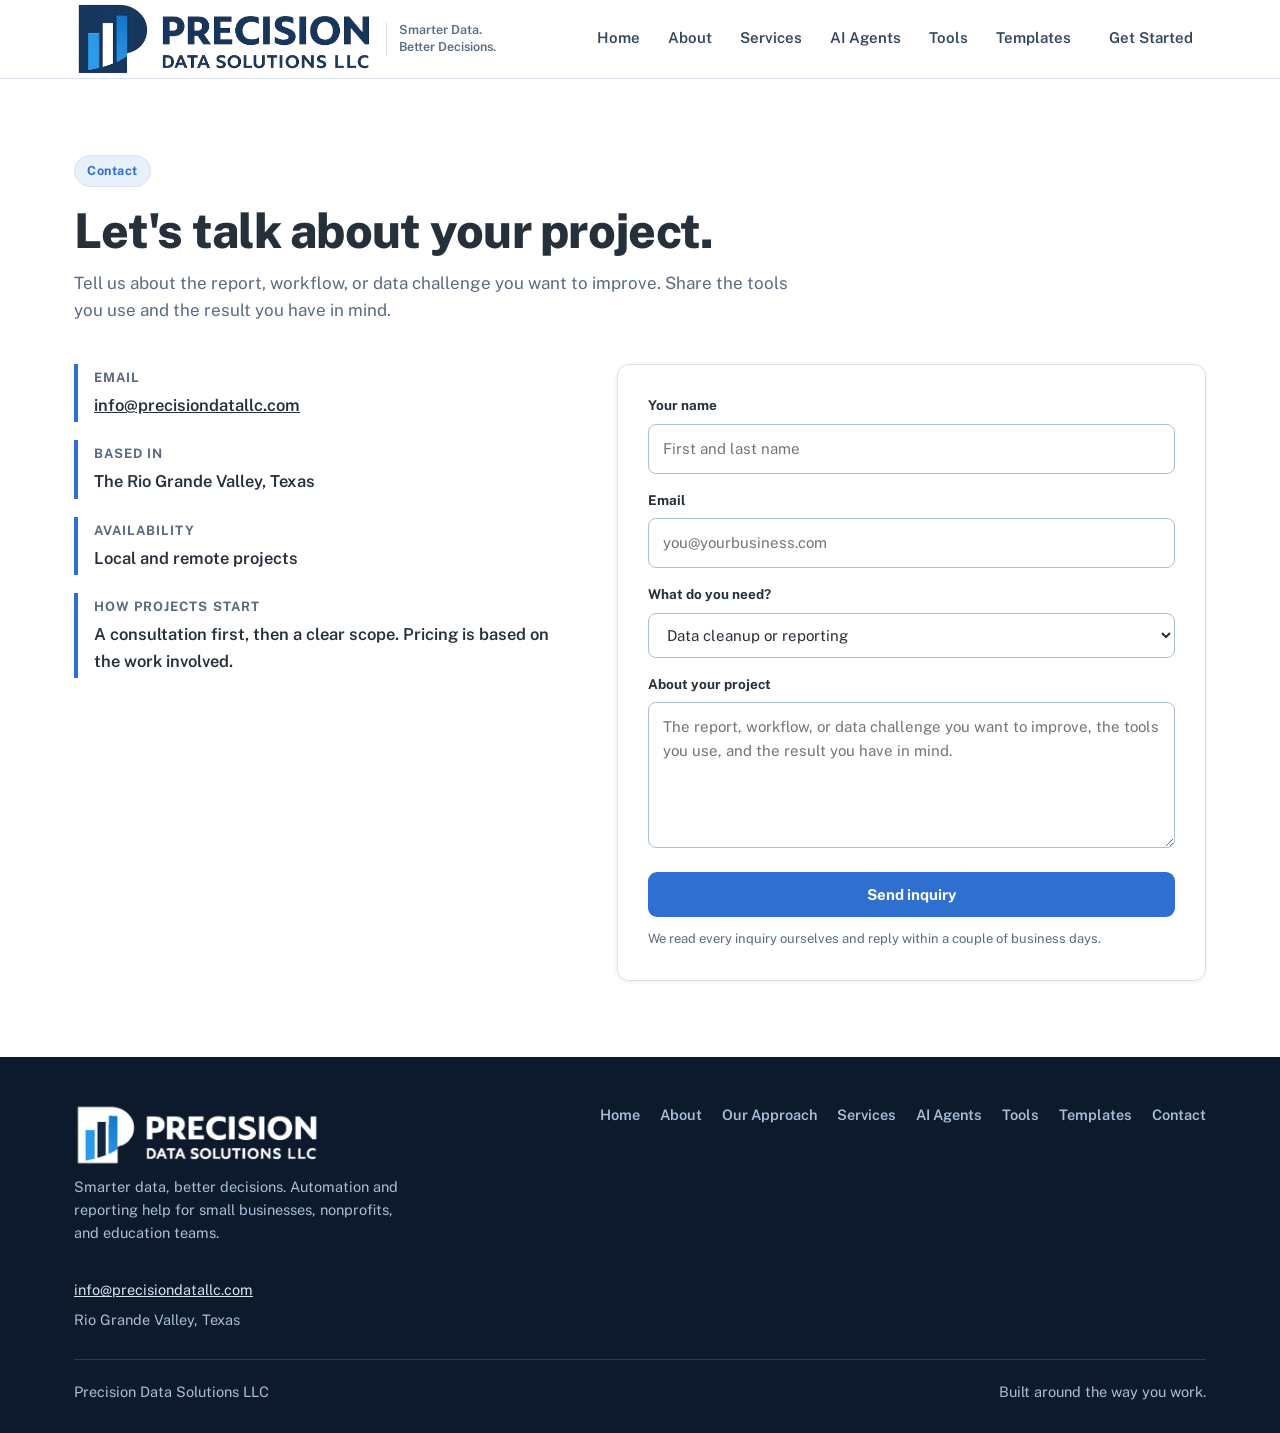
<file: contact.html>
<!doctype html>
<html lang="en">
  <head>
    <meta charset="utf-8" />
    <meta name="viewport" content="width=device-width, initial-scale=1, viewport-fit=cover" />
    <meta name="color-scheme" content="light dark" />
    <meta name="description" content="Tell Precision Data Solutions about the report, workflow, or data challenge you want to improve." />
    <link rel="icon" href="assets/logo.png" />
    <title>Contact | Precision Data Solutions</title>
    <link rel="preconnect" href="https://fonts.googleapis.com" />
    <link rel="preconnect" href="https://fonts.gstatic.com" crossorigin />
    <link href="https://fonts.googleapis.com/css2?family=Public+Sans:ital,wght@0,400;0,500;0,600;0,700;0,800;1,400&display=swap" rel="stylesheet" />
    <link rel="stylesheet" href="assets/css/site.css" />
  </head>
  <body>
    <header class="site-header">
      <div class="header-inner">
        <a class="brand" href="index.html" aria-label="Precision Data Solutions LLC, home">
          <img class="brand-logo" src="assets/logo-transparent.png" alt="Precision Data Solutions LLC" />
          <span class="brand-slogan">Smarter Data.<br />Better Decisions.</span>
        </a>
        <button class="menu-toggle" id="menuToggle" aria-expanded="false" aria-controls="mainNav">Menu</button>
        <nav class="main-nav" id="mainNav" aria-label="Main">
          <a href="index.html">Home</a>
          <a href="about.html">About</a>
          <a href="services.html">Services</a>
          <a href="ai-agents.html">AI Agents</a>
          <a href="tools.html">Tools</a>
          <a href="templates.html">Templates</a>
          <a href="contact.html" class="btn btn-primary btn-small header-cta">Get Started</a>
        </nav>
      </div>
    </header>

    <main id="top">

        <section class="band">
          <div class="wrap">
            <div class="section-head reveal">
              <span class="tag">Contact</span>
              <h2 style="font-size:clamp(32px,5vw,48px);">Let&apos;s talk about your project.</h2>
              <p>Tell us about the report, workflow, or data challenge you want to improve. Share the tools you use and the result you have in mind.</p>
            </div>
            <div class="contact-grid">
              <div class="reveal">
                <div class="contact-facts" style="margin-top:0;">
                  <div class="fact"><b>Email</b><a href="mailto:info@precisiondatallc.com">info@precisiondatallc.com</a></div>
                  <div class="fact"><b>Based in</b><span>The Rio Grande Valley, Texas</span></div>
                  <div class="fact"><b>Availability</b><span>Local and remote projects</span></div>
                  <div class="fact"><b>How projects start</b><span>A consultation first, then a clear scope. Pricing is based on the work involved.</span></div>
                </div>
              </div>
              <form class="contact-form reveal" id="contactForm" novalidate>
                <div class="field">
                  <label for="cfName">Your name</label>
                  <input type="text" id="cfName" name="name" autocomplete="name" placeholder="First and last name" />
                </div>
                <div class="field">
                  <label for="cfEmail">Email</label>
                  <input type="email" id="cfEmail" name="email" autocomplete="email" placeholder="you@yourbusiness.com" />
                </div>
                <div class="field">
                  <label for="cfTopic">What do you need?</label>
                  <select id="cfTopic" name="topic">
                    <option>Data cleanup or reporting</option>
                    <option>A dashboard</option>
                    <option>Automation for a recurring task</option>
                    <option>An AI agent (Pilot)</option>
                    <option>Something else</option>
                  </select>
                </div>
                <div class="field">
                  <label for="cfMsg">About your project</label>
                  <textarea id="cfMsg" name="message" rows="5" placeholder="The report, workflow, or data challenge you want to improve, the tools you use, and the result you have in mind."></textarea>
                </div>
                <button type="submit" class="btn btn-primary">Send inquiry</button>
                <p class="form-note">We read every inquiry ourselves and reply within a couple of business days.</p>
                <div class="form-error" id="contactError">Please add your name, a valid email, and a few words about your project.</div>
                <div class="form-success" id="contactSuccess">Thanks for reaching out. Your message is on its way, and we will reply within a couple of business days.</div>
              </form>
            </div>
          </div>
        </section>
    </main>

    <footer>
      <div class="wrap">
        <div class="footer-grid">
          <div>
            <img src="assets/logo-footer-light.png" alt="Precision Data Solutions LLC" style="height:64px; width:auto; display:block;" />
            <p style="margin-top:8px; max-width:340px;">Smarter data, better decisions. Automation and reporting help for small businesses, nonprofits, and education teams.</p>
          </div>
          <nav class="footer-nav" aria-label="Footer">
            <a href="index.html">Home</a>
            <a href="about.html">About</a>
            <a href="about.html#approach">Our Approach</a>
            <a href="services.html">Services</a>
            <a href="ai-agents.html">AI Agents</a>
            <a href="tools.html">Tools</a>
            <a href="templates.html">Templates</a>
            <a href="contact.html">Contact</a>
          </nav>
          <div>
            <p><a href="mailto:info@precisiondatallc.com" style="color:#d7e2ef;">info@precisiondatallc.com</a></p>
            <p style="margin-top:6px;">Rio Grande Valley, Texas</p>
          </div>
        </div>
        <div class="footer-base">
          <span>Precision Data Solutions LLC</span>
          <span>Built around the way you work.</span>
        </div>
      </div>
    </footer>
    <script>
      (function () {
        "use strict";
        var $ = function (s, c) { return (c || document).querySelector(s); };
        var $$ = function (s, c) { return Array.prototype.slice.call((c || document).querySelectorAll(s)); };

        /* ================================================================
           CONFIG: FORM HANDLER ENDPOINT (deploy step)
           Set FORM_ENDPOINT to the live form handler URL before launch
           (for example a form service endpoint such as Formspree, or a
           Netlify Forms / serverless endpoint). While it is empty,
           forms validate and show their confirmation state locally and
           NOTHING is transmitted anywhere.
           ================================================================ */
        var CONFIG = { FORM_ENDPOINT: "https://formsubmit.co/ajax/precisiondatasol@gmail.com" };

        function submitToHandler(formName, payload, successEl, errorEl) {
          function done() {
            if (errorEl) errorEl.classList.remove("show");
            if (successEl) successEl.classList.add("show");
          }
          if (!CONFIG.FORM_ENDPOINT) {
            if (window.console) console.info("Precision site: form endpoint not configured yet, showing local confirmation only.", formName, payload);
            done();
            return;
          }
          fetch(CONFIG.FORM_ENDPOINT, {
            method: "POST",
            headers: { "Content-Type": "application/json", "Accept": "application/json" },
            body: JSON.stringify(Object.assign({ form: formName }, payload))
          }).then(function (r) {
            if (!r.ok) throw new Error("form send failed");
            done();
          }).catch(function () {
            if (successEl) successEl.classList.remove("show");
            if (errorEl) errorEl.classList.add("show");
          });
        }
        function validEmail(v) { return /^[^\s@]+@[^\s@]+\.[^\s@]+$/.test(v); }

        /* ---------------- mobile menu ---------------- */
        var menuToggle = $("#menuToggle");
        if (menuToggle) menuToggle.addEventListener("click", function () {
          var nav = $("#mainNav");
          var open = nav.classList.toggle("open");
          this.setAttribute("aria-expanded", open ? "true" : "false");
        });

        /* ---------------- reveal on scroll ---------------- */
        var revealObs = null;
        function initReveals() {
          var els = $$(".reveal:not(.in)");
          if (!("IntersectionObserver" in window)) { els.forEach(function (e) { e.classList.add("in"); }); return; }
          if (revealObs) revealObs.disconnect();
          revealObs = new IntersectionObserver(function (entries) {
            entries.forEach(function (en) { if (en.isIntersecting) { en.target.classList.add("in"); revealObs.unobserve(en.target); } });
          }, { threshold: 0.08 });
          els.forEach(function (e) { revealObs.observe(e); });
        }

        if (document.getElementById("heroBars")) {
/* ---------------- hero counters + bars ---------------- */
        var homeAnimated = false;
        function animateHome() {
          $$("#heroBars .bar").forEach(function (b) { b.style.height = b.getAttribute("data-h") + "%"; });
          if (homeAnimated) return;
          homeAnimated = true;
          $$("[data-count]").forEach(function (el) {
            var target = parseInt(el.getAttribute("data-count"), 10);
            var suffix = el.getAttribute("data-suffix") || "";
            var start = null;
            function tick(ts) {
              if (!start) start = ts;
              var p = Math.min((ts - start) / 1100, 1);
              el.textContent = Math.round(target * p).toLocaleString("en-US") + suffix;
              if (p < 1) requestAnimationFrame(tick);
            }
            requestAnimationFrame(tick);
          });
        }

        
          animateHome();
        }
        if (document.getElementById("questionList")) {
/* ---------------- questions accordion ---------------- */
        $$("#questionList > li > button").forEach(function (btn) {
          btn.addEventListener("click", function () {
            var li = btn.parentElement;
            var wasOpen = li.classList.contains("open");
            $$("#questionList > li").forEach(function (x) { x.classList.remove("open"); x.querySelector("button").setAttribute("aria-expanded", "false"); });
            if (!wasOpen) { li.classList.add("open"); btn.setAttribute("aria-expanded", "true"); }
          });
        });

        
        }
        if (document.querySelector(".step-btn")) {
/* ---------------- approach stepper ---------------- */
        var STEPS = [
          { title: "1. Understand", body: "Your workflow and how your data is currently used. We start by watching the work as it really happens: where the numbers come from, who touches them, and where the process gets stuck." },
          { title: "2. Identify", body: "Opportunities to reduce manual work and improve clarity. We map the repeated tasks, the rebuilds, and the reconciliations, then rank them by the time they cost you every week." },
          { title: "3. Design & Build", body: "Automation tailored to your tools and needs. We build in the tools your team already uses, test with your real examples, and document how everything works." },
          { title: "4. Deliver", body: "Clear reports, dashboards, or summaries your team can confidently use, plus a walkthrough so the workflow keeps running after we hand it over." }
        ];
        function selectStep(i) {
          $$(".step-btn").forEach(function (b, j) { b.classList.toggle("active", j === i); b.setAttribute("aria-selected", j === i ? "true" : "false"); });
          $("#stepTitle").textContent = STEPS[i].title;
          $("#stepBody").textContent = STEPS[i].body;
          $("#stepProgress").style.width = ((i + 1) * 25) + "%";
        }
        $$(".step-btn").forEach(function (b) { b.addEventListener("click", function () { selectStep(parseInt(b.getAttribute("data-step"), 10)); }); });

        
        }
        if (document.querySelector(".prod-btn")) {
/* ---------------- product showcase ---------------- */
        function selectProd(i) {
          $$(".prod-btn").forEach(function (b, j) { b.classList.toggle("active", j === i); b.setAttribute("aria-selected", j === i ? "true" : "false"); });
          $$(".prod-panel").forEach(function (p, j) { p.classList.toggle("active", j === i); });
        }
        $$(".prod-btn").forEach(function (b) { b.addEventListener("click", function () { selectProd(parseInt(b.getAttribute("data-prod"), 10)); }); });
        $$(".prod-list, .player-tabs").forEach(function (list) {
          list.addEventListener("keydown", function (ev) {
            if (ev.key !== "ArrowRight" && ev.key !== "ArrowLeft" && ev.key !== "ArrowDown" && ev.key !== "ArrowUp") return;
            var btns = $$("button", list);
            var idx = btns.indexOf(document.activeElement);
            if (idx === -1) return;
            ev.preventDefault();
            var next = (ev.key === "ArrowRight" || ev.key === "ArrowDown") ? (idx + 1) % btns.length : (idx - 1 + btns.length) % btns.length;
            btns[next].focus();
            btns[next].click();
          });
        });

        
        }
        if (document.querySelector(".tier")) {
/* ---------------- tiers ---------------- */
        var TIERS = [
          "<b>Starter includes:</b> setup, testing with your examples, and a walkthrough.",
          "<b>Growth includes:</b> setup, testing, documentation, and a walkthrough.",
          "<b>Full System includes:</b> setup, testing, documentation, training, and ongoing upkeep planning."
        ];
        $$(".tier").forEach(function (t) {
          t.addEventListener("click", function () {
            var i = parseInt(t.getAttribute("data-tier"), 10);
            $$(".tier").forEach(function (x, j) {
              x.classList.toggle("selected", j === i);
              x.setAttribute("aria-pressed", j === i ? "true" : "false");
              x.querySelector(".tier-pick").textContent = j === i ? "Selected. Included items below." : "Select to see what is included";
            });
            var d = $("#tierDetail");
            d.innerHTML = TIERS[i];
            d.classList.add("show");
          });
        });

        
        }
        if (document.getElementById("serviceList")) {
/* ---------------- services explorer ---------------- */
        var SERVICES = [
          { name: "Data Cleanup & Organization", desc: "Standardize spreadsheets, remove duplicates, reconcile records, and turn scattered information into a consistent source your team can trust.", tools: ["Excel", "Google Sheets", "Deduplication", "Reconciliation"] },
          { name: "Compliance & Program Reporting", desc: "Build monitoring trackers, audit summaries, and recurring reports that make deadlines, missing items, and program performance easier to follow.", tools: ["Monitoring trackers", "Audit summaries", "Recurring reports"] },
          { name: "Dashboards & Data Visualization", desc: "Bring key metrics together in Power BI, Tableau, or Excel dashboards that help you see trends, track progress, and share results.", tools: ["Power BI", "Tableau", "Excel dashboards"] },
          { name: "Surveys & Data Analysis", desc: "Turn survey responses, customer feedback, attendance, and service data into clear summaries that help your team decide what to do next.", tools: ["Survey summaries", "Feedback analysis", "Attendance data"] },
          { name: "Excel & Microsoft 365 Automation", desc: "Streamline recurring reports, approvals, reminders, and document workflows with Excel, Office Scripts, Power Automate, Forms, and SharePoint.", tools: ["Excel", "Office Scripts", "Power Automate", "Forms", "SharePoint"] },
          { name: "Custom Tools & Scripts", desc: "Create practical Python scripts, trackers, and lightweight web tools for the repetitive tasks that off-the-shelf systems do not handle well.", tools: ["Python", "Trackers", "Lightweight web tools"] },
          { name: "Databases & Data Collection", desc: "Organize information with SQL, structured spreadsheets, and online forms so records are easier to maintain, connect, and report.", tools: ["SQL", "Structured spreadsheets", "Online forms"] },
          { name: "Consulting & Hands-On Training", desc: "Get practical support with reporting, process improvement, and the tools your team uses, plus clear walkthroughs and documentation for ongoing use.", tools: ["Process reviews", "Walkthroughs", "Documentation"] },
          { name: "Dashboards and Reporting", desc: "Power BI and live dashboards plus recurring report packs, so leaders see current numbers in one place instead of waiting for a rebuilt spreadsheet.", tools: ["Power BI", "Live dashboards", "Scheduled reports"] },
          { name: "Automations and Workflows", desc: "Excel, Microsoft 365, and custom workflows that remove repeat work: recurring reports, approvals, reminders, and document steps that run the same way every time.", tools: ["Excel", "Microsoft 365", "Power Automate", "Custom workflows"] },
          { name: "Integrations", desc: "Connect the tools you already use so data flows instead of being retyped: forms feed trackers, trackers feed dashboards, and changes are logged for review.", tools: ["Forms to sheets", "Sheet to dashboard", "Change logs"] },
          { name: "Compliance and Deadline Reporting", desc: "Recurring reports, deadline tracking, and audit ready exports that show what is due, what is missing, and what needs attention before it is late.", tools: ["Deadline trackers", "Missing item lists", "Audit ready exports"] },
          { name: "Training and Ongoing Upkeep", desc: "Walkthroughs, documentation, and a care plan that keeps agents, trackers, and dashboards current as your team and your numbers change.", tools: ["Walkthroughs", "Documentation", "Care plan"] },
          { name: "Formula Help", desc: "Describe the calculation in plain words and get a working Excel or Google Sheets formula back, with a short explanation of what each part does. No more hunting through help forums or guessing at a SUMIFS: we write it, test it on your real sheet, and leave a note beside it so your team can reuse it.", tools: ["Excel formulas", "Google Sheets formulas", "Plain language in, formula out", "Tested on your data"] }
        ];
        var svcList = $("#serviceList"), svcPanels = $("#servicePanels");
        SERVICES.forEach(function (s, i) {
          var b = document.createElement("button");
          b.type = "button"; b.className = "explorer-btn" + (i === 0 ? " active" : "");
          b.setAttribute("role", "tab"); b.setAttribute("aria-selected", i === 0 ? "true" : "false");
          b.textContent = s.name;
          b.addEventListener("click", function () { selectService(i); });
          svcList.appendChild(b);
          var p = document.createElement("div");
          p.className = "explorer-panel" + (i === 0 ? " active" : "");
          p.innerHTML = "<h3></h3><p></p><h4>Tools we use</h4><div class='tool-chips'></div>";
          p.querySelector("h3").textContent = s.name;
          p.querySelector("p").textContent = s.desc;
          var chips = p.querySelector(".tool-chips");
          s.tools.forEach(function (t) { var c = document.createElement("span"); c.textContent = t; chips.appendChild(c); });
          var cta = document.createElement("div");
          cta.style.marginTop = "24px";
          cta.innerHTML = "<a class='btn btn-navy btn-small' href='contact.html'>Ask about this service</a>";
          p.appendChild(cta);
          svcPanels.appendChild(p);
        });
        function selectService(i) {
          $$(".explorer-btn").forEach(function (b, j) { b.classList.toggle("active", j === i); b.setAttribute("aria-selected", j === i ? "true" : "false"); });
          $$(".explorer-panel").forEach(function (p, j) { p.classList.toggle("active", j === i); });
        }

        
          var svcParam = parseInt(new URLSearchParams(location.search).get("service"), 10);
          if (!isNaN(svcParam) && svcParam >= 0 && svcParam < SERVICES.length) selectService(svcParam);
        }
        if (document.querySelector("[data-aud]")) {
/* ---------------- about audience tabs ---------------- */
        $$("[data-aud]").forEach(function (b) {
          b.addEventListener("click", function () {
            var i = parseInt(b.getAttribute("data-aud"), 10);
            $$("[data-aud]").forEach(function (x, j) { x.classList.toggle("active", j === i); x.setAttribute("aria-selected", j === i ? "true" : "false"); });
            $$("[data-aud-panel]").forEach(function (p, j) { p.classList.toggle("active", j === i); });
          });
        });

        
        }
        if (document.getElementById("toolRows")) {
/* ---------------- tools demo ---------------- */
        var RAW = [
          { customer: "Riverbend Clinic", category: "Reporting", rep: "Ana", amount: 1250 },
          { customer: "Lopez Realty", category: "Dashboards", rep: "Ben", amount: 2400 },
          { customer: "  Bright Path Tutoring", category: "Data cleanup", rep: "Ana", amount: 860 },
          { customer: "Riverbend Clinic", category: "Reporting", rep: "Ana", amount: 1250 },
          { customer: "Delgado Foods", category: "Automation", rep: "Cara", amount: 3100 },
          { customer: "", category: "", rep: "", amount: null },
          { customer: "Harbor Nonprofit", category: "Reporting ", rep: "Ben", amount: 1750 },
          { customer: "Lopez Realty", category: "Dashboards", rep: "Ben", amount: 2400 },
          { customer: "Summit Fitness", category: "Data cleanup", rep: "Cara", amount: 640 },
          { customer: "Delgado Foods", category: "Automation", rep: "Cara", amount: 980 }
        ];
        function money(n) { return "$" + Math.round(n).toLocaleString("en-US"); }
        function isEmptyRow(r) { return !r.customer.trim() && !r.category.trim() && !r.rep.trim() && (r.amount === null || r.amount === ""); }
        function keyOf(r) { return [r.customer, r.category, r.rep, String(r.amount)].join("|"); }
        function analyze(rows) {
          var totalCells = 0, filled = 0, emptyCells = 0, spaceCells = 0, seen = {}, dups = 0;
          rows.forEach(function (r) {
            [r.customer, r.category, r.rep].forEach(function (v) {
              totalCells++;
              if (v.trim() === "") emptyCells++; else { filled++; if (v !== v.trim()) spaceCells++; }
            });
            totalCells++;
            if (r.amount === null || r.amount === "") emptyCells++; else filled++;
            var k = keyOf(r);
            if (seen[k] && !isEmptyRow(r)) dups++;
            seen[k] = true;
          });
          return { filledPct: totalCells ? Math.round(filled / totalCells * 100) : 0, emptyCells: emptyCells, spaceCells: spaceCells, dups: dups };
        }
        function renderTool() {
          var trim = $("#optTrim").checked, dropEmpty = $("#optEmpty").checked, dropDup = $("#optDup").checked;
          var groupBy = $("#groupBy").value, q = $("#searchBox").value.trim().toLowerCase();
          var rows = RAW.map(function (r) {
            var c = { customer: r.customer, category: r.category, rep: r.rep, amount: r.amount };
            if (trim) { c.customer = c.customer.trim(); c.category = c.category.trim(); c.rep = c.rep.trim(); }
            return c;
          });
          var seen = {};
          var view = rows.filter(function (r) {
            if (dropEmpty && isEmptyRow(r)) return false;
            if (dropDup) { var k = keyOf(r); if (seen[k]) return false; seen[k] = true; }
            if (q) {
              var hay = (r.customer + " " + r.category + " " + r.rep + " " + (r.amount || "")).toLowerCase();
              if (hay.indexOf(q) === -1) return false;
            }
            return true;
          });
          var tbody = $("#toolRows");
          tbody.innerHTML = "";
          var totals = {}, sum = 0, count = 0;
          view.forEach(function (r) {
            var tr = document.createElement("tr");
            if (isEmptyRow(r)) tr.className = "empty-row";
            [r.customer, r.category, r.rep].forEach(function (v) {
              var td = document.createElement("td");
              td.textContent = v === "" ? "(empty)" : v;
              if (v !== "" && v !== v.trim()) td.className = "dirty";
              tr.appendChild(td);
            });
            var tdA = document.createElement("td");
            tdA.textContent = (r.amount === null || r.amount === "") ? "(empty)" : money(r.amount);
            tr.appendChild(tdA);
            tbody.appendChild(tr);
            if (!isEmptyRow(r) && typeof r.amount === "number") {
              sum += r.amount; count++;
              var g = groupBy === "rep" ? (r.rep || "(none)") : (r.category.trim() || "(none)");
              totals[g] = (totals[g] || 0) + r.amount;
            }
          });
          if (!view.length) {
            var tr2 = document.createElement("tr");
            var td2 = document.createElement("td");
            td2.colSpan = 4; td2.textContent = "No rows match your search.";
            tr2.appendChild(td2); tbody.appendChild(tr2);
          }
          var dataRows = view.filter(function (r) { return !isEmptyRow(r); });
          $("#statRecords").textContent = dataRows.length;
          $("#statTotal").textContent = money(sum);
          $("#statAvg").textContent = count ? money(sum / count) : "$0";
          var a = analyze(rows.filter(function (r) {
            if (dropEmpty && isEmptyRow(r)) return false;
            return true;
          }));
          $("#statFilled").textContent = a.filledPct + "%";
          $("#qEmpty").textContent = analyze(rows).emptyCells;
          $("#qDup").textContent = analyze(rows).dups;
          $("#qSpaces").textContent = analyze(rows).spaceCells;
          var bars = $("#catBars");
          bars.innerHTML = "";
          var max = 0;
          Object.keys(totals).forEach(function (k) { if (totals[k] > max) max = totals[k]; });
          Object.keys(totals).sort().forEach(function (k) {
            var row = document.createElement("div");
            row.className = "cat-row";
            row.innerHTML = "<div class='cat-meta'><span></span><span></span></div><div class='cat-track'><div class='cat-fill'></div></div>";
            row.querySelector(".cat-meta span").textContent = k;
            row.querySelectorAll(".cat-meta span")[1].textContent = money(totals[k]);
            row.querySelector(".cat-fill").style.width = max ? (totals[k] / max * 100) + "%" : "0%";
            bars.appendChild(row);
          });
        }
        ["optTrim", "optEmpty", "optDup", "groupBy", "searchBox"].forEach(function (id) {
          $("#" + id).addEventListener("input", renderTool);
          $("#" + id).addEventListener("change", renderTool);
        });
        $("#resetTool").addEventListener("click", function () {
          $("#optTrim").checked = false; $("#optEmpty").checked = false; $("#optDup").checked = false;
          $("#searchBox").value = ""; $("#groupBy").value = "category";
          renderTool();
        });
        renderTool();


        
        }
        if (document.querySelector("[data-work]")) {
/* ---------------- home: parts of the week ---------------- */
        var WORK = [
          { title: "Follow ups that never go quiet", url: "Client Work Tracker, Precision workspace", checks: ["Every open conversation tracked in one list", "Quiet clients flagged before they go stale", "Follow up drafts written and waiting for your approval", "Long threads summed up in two lines, unhappy tone flagged"], visual: "<div class='mini-sheet'><table><thead><tr><th>Client</th><th>Status</th><th>AI: Next step</th></tr></thead><tbody><tr><td>Lopez Realty</td><td>Waiting on data</td><td class='ai'>Draft follow up ready</td></tr><tr><td>Riverbend Clinic</td><td>Current</td><td class='ai'>No action needed</td></tr><tr><td>Bright Path Tutoring</td><td>Complete</td><td class='ai'>Invoice sent</td></tr></tbody></table></div>" },
          { title: "Reports that build themselves", url: "Weekly Numbers Dashboard, Precision workspace", checks: ["Recurring reports run on a schedule, not rebuilt by hand", "Totals checked against the source before anything is shared", "Ask a question in plain words, get a chart back", "Your Monday brief lands with the changes already flagged"], visual: "<div class='tile-grid'><div class='tile'><b>On time</b><span>Reports this month</span></div><div class='tile'><b>1 view</b><span>All key numbers</span></div><div class='tile'><b>Checked</b><span>Against source totals</span></div></div><div class='bars' style='height:64px;'><div class='bar' style='height:45%'></div><div class='bar' style='height:60%'></div><div class='bar alt' style='height:55%'></div><div class='bar' style='height:78%'></div><div class='bar' style='height:92%'></div></div>" },
          { title: "The day to day, in one place", url: "Operations Dashboard, Precision workspace", checks: ["Open jobs, due dates, and blocked items on one screen", "Missing items listed before they make you late", "Routine steps run the same way every time", "Anything unusual is flagged for your approval, not buried"], visual: "<div class='mini-sheet'><table><thead><tr><th>Job</th><th>Due</th><th>Status</th></tr></thead><tbody><tr><td>November dashboard refresh</td><td>Nov 12</td><td class='ai'>In progress</td></tr><tr><td>Quarterly export</td><td>Dec 1</td><td class='ai'>2 items missing</td></tr><tr><td>October report pack</td><td>Nov 7</td><td class='ai'>Filed</td></tr></tbody></table></div>" },
          { title: "New inquiries, filed and followed", url: "Client Intake Sheet, Precision workspace", checks: ["Voice or text in, however the inquiry arrives", "Structured entries filed in your tracker for you", "Nothing sits in an inbox waiting to be typed up", "First follow up drafted and waiting for your approval"], visual: "<div class='intake-out'><b>Filed entry:</b> New lead, Lopez Realty, needs a listings dashboard, callback Thursday. Source: voice note, 0:42.</div><p style='font-size:13px; color:var(--muted); margin-top:10px;'>Ready in your tracker, with the follow up drafted.</p>" }
        ];
        $$("[data-work]").forEach(function (b) {
          b.addEventListener("click", function () {
            var i = parseInt(b.getAttribute("data-work"), 10);
            $$("[data-work]").forEach(function (x, j) { x.classList.toggle("active", j === i); x.setAttribute("aria-selected", j === i ? "true" : "false"); });
            var d = WORK[i];
            $("#workTitle").textContent = d.title;
            $("#workUrl").textContent = d.url;
            var ul = $("#workChecks"); ul.innerHTML = "";
            d.checks.forEach(function (c) { var li = document.createElement("li"); li.textContent = c; ul.appendChild(li); });
            $("#workVisual").innerHTML = d.visual;
          });
        });

        
        }
        if (document.querySelector("[data-formula]")) {
/* ---------------- formula help demo ---------------- */
        var FORMULAS = [
          { out: "=SUMIFS(C:C, A:A, \"Ana\", B:B, \"October\")", why: "<b>In plain words:</b> Add the amounts in column C, but only on rows where column A says Ana and column B says October. We test it on your sheet before it stays." },
          { out: "=COUNTIF(D:D, \"Waiting on us\")", why: "<b>In plain words:</b> Count every row where column D says Waiting on us, so the number updates itself as statuses change. No recounting by hand." },
          { out: "=IF(AND(F2=\"Unpaid\", TODAY()-E2>30), \"Overdue\", \"\")", why: "<b>In plain words:</b> If a row is marked Unpaid and its date is more than 30 days old, write Overdue next to it. Otherwise leave it blank, so only the rows that need you stand out." }
        ];
        $$("[data-formula]").forEach(function (b) {
          b.addEventListener("click", function () {
            var i = parseInt(b.getAttribute("data-formula"), 10);
            $$("[data-formula]").forEach(function (x, j) { x.classList.toggle("active", j === i); });
            $("#formulaOut").textContent = FORMULAS[i].out;
            $("#formulaWhy").innerHTML = FORMULAS[i].why;
          });
        });

        
        }
        if (document.querySelector("[data-ask]")) {
/* ---------------- ask your numbers demo ---------------- */
        var ASKS = [
          { answer: "<b>Dashboards grew fastest,</b> up the most of any service this quarter, ahead of Reporting and Automation.", bars: [88, 57, 41, 26], labels: ["Dashboards", "Reporting", "Automation", "Cleanup"] },
          { answer: "<b>January was your strongest month,</b> with steady growth since September and no down months.", bars: [38, 52, 66, 92], labels: ["Sep", "Oct", "Nov", "Jan"] },
          { answer: "<b>Referrals bring in the most new clients,</b> ahead of your website and walk ins combined this quarter.", bars: [84, 46, 30, 18], labels: ["Referrals", "Website", "Social", "Walk ins"] }
        ];
        $$("[data-ask]").forEach(function (b) {
          b.addEventListener("click", function () {
            var i = parseInt(b.getAttribute("data-ask"), 10);
            $$("[data-ask]").forEach(function (x, j) { x.classList.toggle("active", j === i); });
            var d = ASKS[i];
            $("#askAnswer").innerHTML = d.answer;
            $$("#askBars .bar").forEach(function (bar, j) { bar.style.height = d.bars[j] + "%"; });
            d.labels.forEach(function (l, j) { $("#askL" + j).textContent = l; });
          });
        });

        
        }
        if (document.getElementById("tplGrid")) {
/* ---------------- templates library ---------------- */
        $$("[data-tpl-filter]").forEach(function (b) {
          b.addEventListener("click", function () {
            var f = b.getAttribute("data-tpl-filter");
            $$("[data-tpl-filter]").forEach(function (x) { x.classList.toggle("active", x === b); });
            $$(".tpl-card").forEach(function (c) { c.style.display = (f === "all" || c.getAttribute("data-tpl-cat") === f) ? "" : "none"; });
          });
        });
        $$("[data-tpl-get]").forEach(function (b) {
          b.addEventListener("click", function () {
            $("#tplSignupTitle").textContent = "Get the " + b.getAttribute("data-tpl-get");
            var tplSel = $("#tplTemplate"); if (tplSel) tplSel.value = b.getAttribute("data-tpl-get");
            $("#tplSignup").classList.add("show");
            $("#tplSuccess").classList.remove("show");
            $("#tplError").classList.remove("show");
            $("#tplSignup").scrollIntoView({ behavior: "smooth", block: "center" });
            $("#tplEmail").focus({ preventScroll: true });
          });
        });

        }
        if (document.querySelector("[data-plat]")) {
/* ---------------- platforms explorer ---------------- */
        var PLATS = [
          { title: "Microsoft 365", body: "In Outlook the agent sorts mail and drafts replies. In Excel it cleans and updates trackers. In Teams it posts your brief where your team already reads it, and in SharePoint it files reports in the right folder. Every send, post, and file change waits for the owner\u2019s approval.", items: ["Outlook: triage, drafts, follow up tracking", "Excel and SharePoint: updated trackers and filed reports", "Teams: briefs and alerts in your existing channels"] },
          { title: "Google Workspace", body: "In Gmail the agent sorts and drafts. In Sheets it adds AI columns, flags follow ups, and keeps categories current. In Drive it files the finished report where your team expects it. Drafts and changes wait for the owner\u2019s approval.", items: ["Gmail: sorted inbox and ready drafts", "Sheets: follow up flags, summaries, categories", "Drive: reports filed and named consistently"] },
          { title: "Power BI", body: "Your numbers land in a live dashboard you can open any time. The agent keeps the refresh on schedule, checks totals against the source, and flags anything that moved a lot in your Monday brief. Publishing a changed dashboard waits for approval.", items: ["Live dashboards from your trackers and files", "Refresh checks against source totals", "Big changes flagged in the weekly brief"] },
          { title: "Excel and Google Sheets trackers", body: "The tracker you already use stays the tracker. We add AI columns for follow ups, summaries, and categories, plus cleanup with a change log. You approve the change log before anything in your sheet changes.", items: ["AI columns added to your existing tracker", "Cleanup with a change log you approve", "No new system to learn"] },
          { title: "Everyday business tools", body: "Forms, inboxes, calendars, and the other tools a small business already runs on, connected through automations so entries flow into your tracker instead of being retyped. Each connection is tested with your examples, and sends still wait for approval.", items: ["Forms feed your tracker automatically", "Inbox items become tracked follow ups", "Fewer retyped entries and duplicates"] }
        ];
        $$("[data-plat]").forEach(function(b){ b.addEventListener("click", function(){ var i=parseInt(b.getAttribute("data-plat"),10); $$("[data-plat]").forEach(function(x,j){ x.classList.toggle("active", j===i); }); var d=PLATS[i]; $("#platTitle").textContent=d.title; $("#platBody").textContent=d.body; var ul=$("#platList"); ul.innerHTML=""; d.items.forEach(function(it){ var li=document.createElement("li"); li.textContent=it; ul.appendChild(li); }); }); });

        
        }
        if (document.querySelector("[data-logo-plat]")) {
/* ---------------- platform logos sync ---------------- */
        $$("[data-logo-plat]").forEach(function (cell) {
          cell.addEventListener("click", function () {
            var i = parseInt(cell.getAttribute("data-logo-plat"), 10);
            $$("[data-logo-plat]").forEach(function (x) { x.classList.toggle("active", x === cell); });
            var target = $$("[data-plat]").filter(function (b) { return parseInt(b.getAttribute("data-plat"), 10) === i; })[0];
            if (target) target.click();
          });
        });

        
        }

        /* ---------------- free guide form ---------------- */
        var guideForm = $("#guideForm");
        if (guideForm) guideForm.addEventListener("submit", function (ev) {
          ev.preventDefault();
          var email = $("#guideEmail").value.trim();
          var ok = validEmail(email);
          $("#guideError").classList.toggle("show", !ok);
          if (!ok) { $("#guideSuccess").classList.remove("show"); return; }
          submitToHandler("free-guide", { email: email }, $("#guideSuccess"), $("#guideError"));
        });

        /* ---------------- templates signup form ---------------- */
        var tplForm = $("#tplSignup");
        if (tplForm) tplForm.addEventListener("submit", function (ev) {
          ev.preventDefault();
          var email = $("#tplEmail").value.trim();
          var ok = validEmail(email);
          $("#tplError").classList.toggle("show", !ok);
          if (!ok) { $("#tplSuccess").classList.remove("show"); return; }
          var tplSel = $("#tplTemplate");
          submitToHandler("template-signup", { email: email, template: tplSel ? tplSel.value : "" }, $("#tplSuccess"), $("#tplError"));
        });

        /* ---------------- contact form ---------------- */
        var contactForm = $("#contactForm");
        if (contactForm) contactForm.addEventListener("submit", function (ev) {
          ev.preventDefault();
          var name = $("#cfName").value.trim(), email = $("#cfEmail").value.trim(), msg = $("#cfMsg").value.trim();
          var ok = name.length > 1 && validEmail(email) && msg.length > 3;
          $("#contactError").classList.toggle("show", !ok);
          if (!ok) { $("#contactSuccess").classList.remove("show"); return; }
          submitToHandler("contact", { name: name, email: email, topic: $("#cfTopic").value, message: msg }, $("#contactSuccess"), $("#contactError"));
        });

        initReveals();
      })();
    </script>

  </body>
</html>
</file>
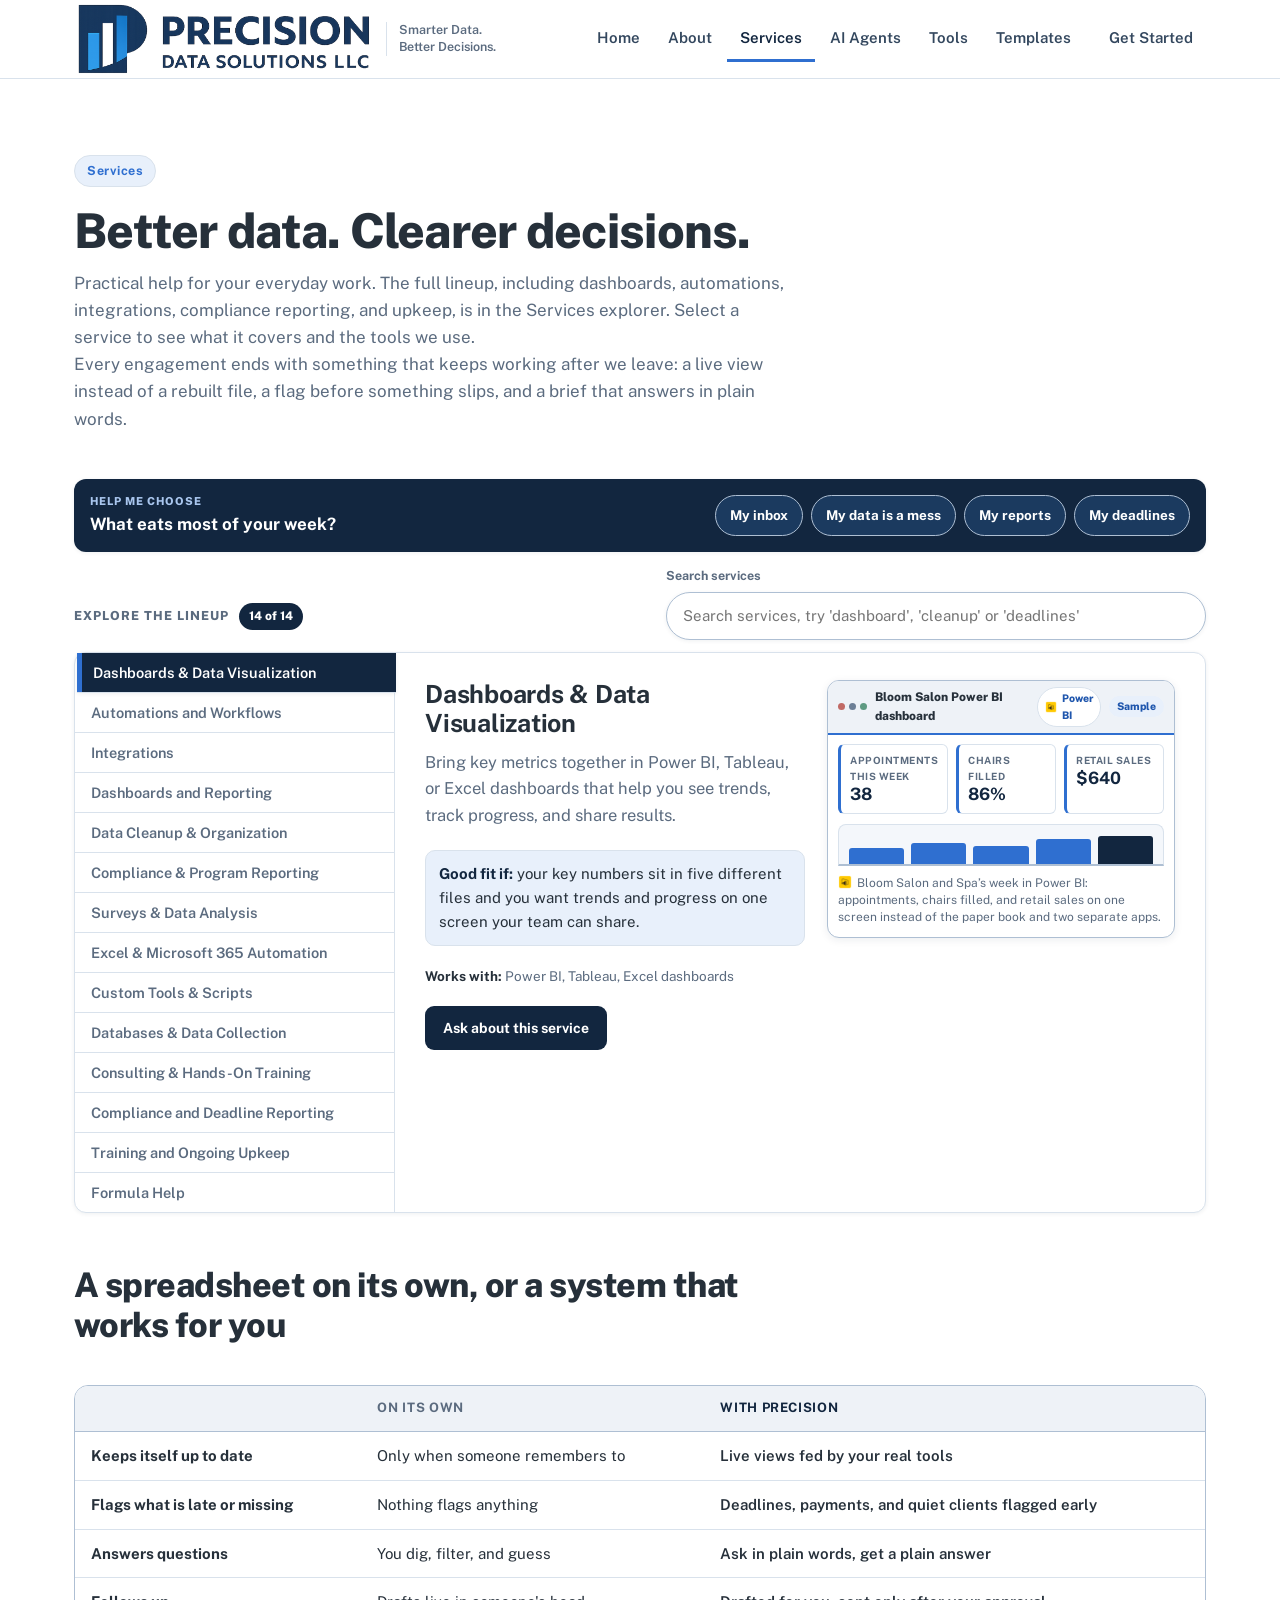
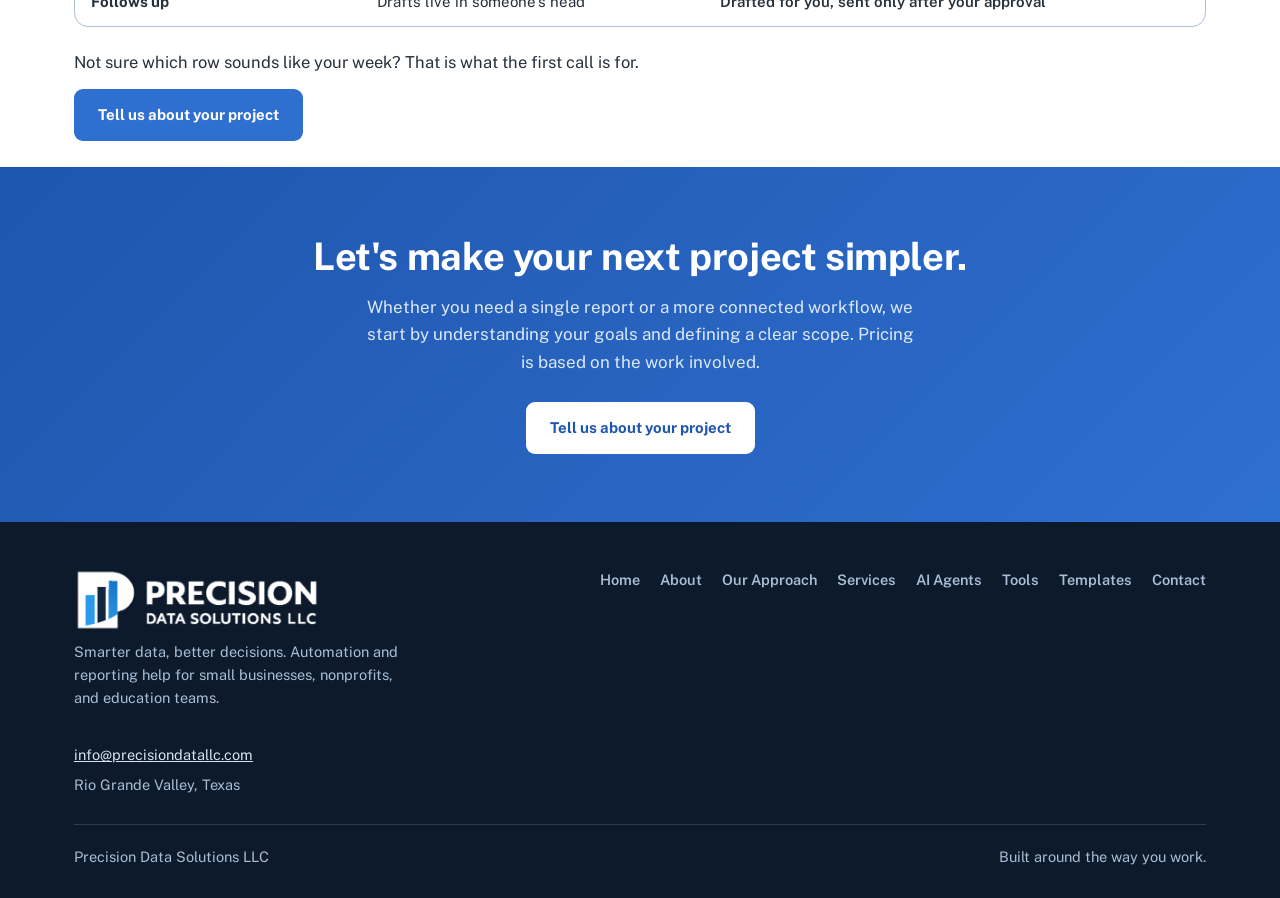
<file: services.html>
<!doctype html>
<html lang="en">
  <head>
    <meta charset="utf-8" />
    <meta name="viewport" content="width=device-width, initial-scale=1, viewport-fit=cover" />
    <meta name="color-scheme" content="light dark" />
    <meta name="description" content="Practical data help for everyday work: cleanup, dashboards, automation, integrations, compliance reporting, training, and upkeep." />
    <link rel="icon" href="assets/logo.png" />
    <title>Services | Precision Data Solutions</title>
    <link rel="preconnect" href="https://fonts.googleapis.com" />
    <link rel="preconnect" href="https://fonts.gstatic.com" crossorigin />
    <link href="https://fonts.googleapis.com/css2?family=Public+Sans:ital,wght@0,400;0,500;0,600;0,700;0,800;1,400&display=swap" rel="stylesheet" />
    <link rel="stylesheet" href="assets/css/site.css" />
  </head>
  <body>
    <header class="site-header">
      <div class="header-inner">
        <a class="brand" href="index.html" aria-label="Precision Data Solutions LLC, home">
          <img class="brand-logo" src="assets/logo-transparent.png" alt="Precision Data Solutions LLC" />
          <span class="brand-slogan">Smarter Data.<br />Better Decisions.</span>
        </a>
        <button class="menu-toggle" id="menuToggle" aria-expanded="false" aria-controls="mainNav">Menu</button>
        <nav class="main-nav" id="mainNav" aria-label="Main">
          <a href="index.html">Home</a>
          <a href="about.html">About</a>
          <a href="services.html" class="active">Services</a>
          <a href="ai-agents.html">AI Agents</a>
          <a href="tools.html">Tools</a>
          <a href="templates.html">Templates</a>
          <a href="contact.html" class="btn btn-primary btn-small header-cta">Get Started</a>
        </nav>
      </div>
    </header>

    <main id="top">

        <section class="band" style="padding-bottom:36px;">
          <div class="wrap">
            <div class="section-head reveal" style="margin-bottom:0;">
              <span class="tag">Services</span>
              <h2 style="font-size:clamp(32px,5vw,48px);">Better data. Clearer decisions.</h2>
              <p>Practical help for your everyday work. The full lineup, including dashboards, automations, integrations, compliance reporting, and upkeep, is in the Services explorer. Select a service to see what it covers and the tools we use.</p>
              <p>Every engagement ends with something that keeps working after we leave: a live view instead of a rebuilt file, a flag before something slips, and a brief that answers in plain words.</p>
            </div>
          </div>
        </section>
        <section class="band" style="padding-top:10px;">
          <div class="wrap">
            <div class="svc-quiz reveal" aria-label="Help me choose a service">
              <div class="svc-quiz-copy"><span>Help me choose</span><strong>What eats most of your week?</strong></div>
              <div class="svc-quiz-chips" role="group" aria-label="Choose what takes most of your week">
                <button type="button" data-svc-quiz="1">My inbox</button>
                <button type="button" data-svc-quiz="4">My data is a mess</button>
                <button type="button" data-svc-quiz="3">My reports</button>
                <button type="button" data-svc-quiz="11">My deadlines</button>
              </div>
            </div>
            <div class="svc-explorer-head reveal">
              <div class="svc-explorer-title"><span>Explore the lineup</span><span class="svc-count" id="serviceCount" aria-live="polite">14 of 14</span></div>
              <label class="svc-search" for="serviceSearch"><span class="svc-search-label">Search services</span><input id="serviceSearch" type="search" placeholder="Search services, try 'dashboard', 'cleanup' or 'deadlines'" autocomplete="off" /></label>
            </div>
            <p class="svc-empty" id="serviceEmpty" hidden>No services match that search. Try a tool name like Excel, Power BI, or Power Automate.</p>
            <div class="explorer reveal" id="serviceExplorer">
              <div class="explorer-list" role="tablist" aria-label="Services list" id="serviceList"></div>
              <div id="servicePanels"></div>
            </div>
          </div>
        </section>
        <section class="band" style="padding-top:52px; padding-bottom:52px;">
          <div class="wrap">
            <div class="section-head reveal">
              <h2>A spreadsheet on its own, or a system that works for you</h2>
            </div>
            <div class="compare-scroll reveal">
              <table class="compare-table">
                <thead>
                  <tr><th scope="col"></th><th scope="col">On its own</th><th scope="col">With Precision</th></tr>
                </thead>
                <tbody>
                  <tr><th scope="row">Keeps itself up to date</th><td>Only when someone remembers to</td><td>Live views fed by your real tools</td></tr>
                  <tr><th scope="row">Flags what is late or missing</th><td>Nothing flags anything</td><td>Deadlines, payments, and quiet clients flagged early</td></tr>
                  <tr><th scope="row">Answers questions</th><td>You dig, filter, and guess</td><td>Ask in plain words, get a plain answer</td></tr>
                  <tr><th scope="row">Follows up</th><td>Drafts live in someone&apos;s head</td><td>Drafted for you, sent only after your approval</td></tr>
                </tbody>
              </table>
            </div>
            <p style="margin-top:22px; font-size:16.5px;" class="reveal">Not sure which row sounds like your week? That is what the first call is for.</p>
            <p style="margin-top:14px;" class="reveal"><a href="contact.html" class="btn btn-primary">Tell us about your project</a></p>
          </div>
        </section>
        <section class="cta-band">
          <div class="wrap reveal">
            <h2>Let&apos;s make your next project simpler.</h2>
            <p>Whether you need a single report or a more connected workflow, we start by understanding your goals and defining a clear scope. Pricing is based on the work involved.</p>
            <a href="contact.html" class="btn btn-primary">Tell us about your project</a>
          </div>
        </section>
    </main>

    <footer>
      <div class="wrap">
        <div class="footer-grid">
          <div>
            <img src="assets/logo-footer-light.png" alt="Precision Data Solutions LLC" style="height:64px; width:auto; display:block;" />
            <p style="margin-top:8px; max-width:340px;">Smarter data, better decisions. Automation and reporting help for small businesses, nonprofits, and education teams.</p>
          </div>
          <nav class="footer-nav" aria-label="Footer">
            <a href="index.html">Home</a>
            <a href="about.html">About</a>
            <a href="about.html#approach">Our Approach</a>
            <a href="services.html">Services</a>
            <a href="ai-agents.html">AI Agents</a>
            <a href="tools.html">Tools</a>
            <a href="templates.html">Templates</a>
            <a href="contact.html">Contact</a>
          </nav>
          <div>
            <p><a href="mailto:info@precisiondatallc.com" style="color:#d7e2ef;">info@precisiondatallc.com</a></p>
            <p style="margin-top:6px;">Rio Grande Valley, Texas</p>
          </div>
        </div>
        <div class="footer-base">
          <span>Precision Data Solutions LLC</span>
          <span>Built around the way you work.</span>
        </div>
      </div>
    </footer>
    <script>
      (function () {
        "use strict";
        var $ = function (s, c) { return (c || document).querySelector(s); };
        var $$ = function (s, c) { return Array.prototype.slice.call((c || document).querySelectorAll(s)); };

        /* ================================================================
           CONFIG: FORM HANDLER ENDPOINT (deploy step)
           Set FORM_ENDPOINT to the live form handler URL before launch
           (for example a form service endpoint such as Formspree, or a
           Netlify Forms / serverless endpoint). While it is empty,
           forms validate and show their confirmation state locally and
           NOTHING is transmitted anywhere.
           ================================================================ */
        var CONFIG = { FORM_ENDPOINT: "https://formsubmit.co/ajax/precisiondatasol@gmail.com" };

        function submitToHandler(formName, payload, successEl, errorEl) {
          function done() {
            if (errorEl) errorEl.classList.remove("show");
            if (successEl) successEl.classList.add("show");
          }
          if (!CONFIG.FORM_ENDPOINT) {
            if (window.console) console.info("Precision site: form endpoint not configured yet, showing local confirmation only.", formName, payload);
            done();
            return;
          }
          fetch(CONFIG.FORM_ENDPOINT, {
            method: "POST",
            headers: { "Content-Type": "application/json", "Accept": "application/json" },
            body: JSON.stringify(Object.assign({ form: formName }, payload))
          }).then(function (r) {
            if (!r.ok) throw new Error("form send failed");
            done();
          }).catch(function () {
            if (successEl) successEl.classList.remove("show");
            if (errorEl) errorEl.classList.add("show");
          });
        }
        function validEmail(v) { return /^[^\s@]+@[^\s@]+\.[^\s@]+$/.test(v); }

        /* ---------------- mobile menu ---------------- */
        var menuToggle = $("#menuToggle");
        if (menuToggle) menuToggle.addEventListener("click", function () {
          var nav = $("#mainNav");
          var open = nav.classList.toggle("open");
          this.setAttribute("aria-expanded", open ? "true" : "false");
        });

        /* ---------------- reveal on scroll ---------------- */
        var revealObs = null;
        function initReveals() {
          var els = $$(".reveal:not(.in)");
          if (!("IntersectionObserver" in window)) { els.forEach(function (e) { e.classList.add("in"); }); return; }
          if (revealObs) revealObs.disconnect();
          revealObs = new IntersectionObserver(function (entries) {
            entries.forEach(function (en) { if (en.isIntersecting) { en.target.classList.add("in"); revealObs.unobserve(en.target); } });
          }, { threshold: 0.08 });
          els.forEach(function (e) { revealObs.observe(e); });
        }

        if (document.getElementById("heroBars")) {
/* ---------------- hero counters + bars ---------------- */
        var homeAnimated = false;
        function animateHome() {
          $$("#heroBars .bar").forEach(function (b) { b.style.height = b.getAttribute("data-h") + "%"; });
          if (homeAnimated) return;
          homeAnimated = true;
          $$("[data-count]").forEach(function (el) {
            var target = parseInt(el.getAttribute("data-count"), 10);
            var suffix = el.getAttribute("data-suffix") || "";
            var start = null;
            function tick(ts) {
              if (!start) start = ts;
              var p = Math.min((ts - start) / 1100, 1);
              el.textContent = Math.round(target * p).toLocaleString("en-US") + suffix;
              if (p < 1) requestAnimationFrame(tick);
            }
            requestAnimationFrame(tick);
          });
        }

        
          animateHome();
        }
        if (document.getElementById("questionList")) {
/* ---------------- questions accordion ---------------- */
        $$("#questionList > li > button").forEach(function (btn) {
          btn.addEventListener("click", function () {
            var li = btn.parentElement;
            var wasOpen = li.classList.contains("open");
            $$("#questionList > li").forEach(function (x) { x.classList.remove("open"); x.querySelector("button").setAttribute("aria-expanded", "false"); });
            if (!wasOpen) { li.classList.add("open"); btn.setAttribute("aria-expanded", "true"); }
          });
        });

        
        }
        if (document.querySelector(".step-btn")) {
/* ---------------- approach stepper ---------------- */
        var STEPS = [
          { title: "1. Understand", body: "Your workflow and how your data is currently used. We start by watching the work as it really happens: where the numbers come from, who touches them, and where the process gets stuck." },
          { title: "2. Identify", body: "Opportunities to reduce manual work and improve clarity. We map the repeated tasks, the rebuilds, and the reconciliations, then rank them by the time they cost you every week." },
          { title: "3. Design & Build", body: "Automation tailored to your tools and needs. We build in the tools your team already uses, test with your real examples, and document how everything works." },
          { title: "4. Deliver", body: "Clear reports, dashboards, or summaries your team can confidently use, plus a walkthrough so the workflow keeps running after we hand it over." }
        ];
        function selectStep(i) {
          $$(".step-btn").forEach(function (b, j) { b.classList.toggle("active", j === i); b.setAttribute("aria-selected", j === i ? "true" : "false"); });
          $("#stepTitle").textContent = STEPS[i].title;
          $("#stepBody").textContent = STEPS[i].body;
          $("#stepProgress").style.width = ((i + 1) * 25) + "%";
        }
        $$(".step-btn").forEach(function (b) { b.addEventListener("click", function () { selectStep(parseInt(b.getAttribute("data-step"), 10)); }); });

        
        }
        if (document.querySelector(".prod-btn")) {
/* ---------------- product showcase ---------------- */
        function selectProd(i) {
          $$(".prod-btn").forEach(function (b, j) { b.classList.toggle("active", j === i); b.setAttribute("aria-selected", j === i ? "true" : "false"); });
          $$(".prod-panel").forEach(function (p, j) { p.classList.toggle("active", j === i); });
        }
        $$(".prod-btn").forEach(function (b) { b.addEventListener("click", function () { selectProd(parseInt(b.getAttribute("data-prod"), 10)); }); });
        $$(".prod-list, .player-tabs").forEach(function (list) {
          list.addEventListener("keydown", function (ev) {
            if (ev.key !== "ArrowRight" && ev.key !== "ArrowLeft" && ev.key !== "ArrowDown" && ev.key !== "ArrowUp") return;
            var btns = $$("button", list);
            var idx = btns.indexOf(document.activeElement);
            if (idx === -1) return;
            ev.preventDefault();
            var next = (ev.key === "ArrowRight" || ev.key === "ArrowDown") ? (idx + 1) % btns.length : (idx - 1 + btns.length) % btns.length;
            btns[next].focus();
            btns[next].click();
          });
        });

        
        }
        if (document.querySelector(".tier")) {
/* ---------------- tiers ---------------- */
        var TIERS = [
          "<b>Starter includes:</b> setup, testing with your examples, and a walkthrough.",
          "<b>Growth includes:</b> setup, testing, documentation, and a walkthrough.",
          "<b>Full System includes:</b> setup, testing, documentation, training, and ongoing upkeep planning."
        ];
        $$(".tier").forEach(function (t) {
          t.addEventListener("click", function () {
            var i = parseInt(t.getAttribute("data-tier"), 10);
            $$(".tier").forEach(function (x, j) {
              x.classList.toggle("selected", j === i);
              x.setAttribute("aria-pressed", j === i ? "true" : "false");
              x.querySelector(".tier-pick").textContent = j === i ? "Selected. Included items below." : "Select to see what is included";
            });
            var d = $("#tierDetail");
            d.innerHTML = TIERS[i];
            d.classList.add("show");
          });
        });

        
        }
        if (document.getElementById("serviceList")) {
/* ---------------- services explorer ---------------- */
        var SERVICES = [
          { name: "Dashboards & Data Visualization", desc: "Bring key metrics together in Power BI, Tableau, or Excel dashboards that help you see trends, track progress, and share results.", tools: ["Power BI", "Tableau", "Excel dashboards"] },
          { name: "Automations and Workflows", desc: "Excel, Microsoft 365, and custom workflows that remove repeat work: recurring reports, approvals, reminders, and document steps that run the same way every time.", tools: ["Excel", "Microsoft 365", "Power Automate", "Custom workflows"] },
          { name: "Integrations", desc: "Connect the tools you already use so data flows instead of being retyped: forms feed trackers, trackers feed dashboards, and changes are logged for review.", tools: ["Forms to sheets", "Sheet to dashboard", "Change logs"] },
          { name: "Dashboards and Reporting", desc: "Power BI and live dashboards plus recurring report packs, so leaders see current numbers in one place instead of waiting for a rebuilt spreadsheet.", tools: ["Power BI", "Live dashboards", "Scheduled reports"] },
          { name: "Data Cleanup & Organization", desc: "Standardize spreadsheets, remove duplicates, reconcile records, and turn scattered information into a consistent source your team can trust.", tools: ["Excel", "Google Sheets", "Deduplication", "Reconciliation"] },
          { name: "Compliance & Program Reporting", desc: "Build monitoring trackers, audit summaries, and recurring reports that make deadlines, missing items, and program performance easier to follow.", tools: ["Monitoring trackers", "Audit summaries", "Recurring reports"] },
          { name: "Surveys & Data Analysis", desc: "Turn survey responses, customer feedback, attendance, and service data into clear summaries that help your team decide what to do next.", tools: ["Survey summaries", "Feedback analysis", "Attendance data"] },
          { name: "Excel & Microsoft 365 Automation", desc: "Streamline recurring reports, approvals, reminders, and document workflows with Excel, Office Scripts, Power Automate, Forms, and SharePoint.", tools: ["Excel", "Office Scripts", "Power Automate", "Forms", "SharePoint"] },
          { name: "Custom Tools & Scripts", desc: "Create practical Python scripts, trackers, and lightweight web tools for the repetitive tasks that off-the-shelf systems do not handle well.", tools: ["Python", "Trackers", "Lightweight web tools"] },
          { name: "Databases & Data Collection", desc: "Organize information with SQL, structured spreadsheets, and online forms so records are easier to maintain, connect, and report.", tools: ["SQL", "Structured spreadsheets", "Online forms"] },
          { name: "Consulting & Hands-On Training", desc: "Get practical support with reporting, process improvement, and the tools your team uses, plus clear walkthroughs and documentation for ongoing use.", tools: ["Process reviews", "Walkthroughs", "Documentation"] },
          { name: "Compliance and Deadline Reporting", desc: "Recurring reports, deadline tracking, and audit ready exports that show what is due, what is missing, and what needs attention before it is late.", tools: ["Deadline trackers", "Missing item lists", "Audit ready exports"] },
          { name: "Training and Ongoing Upkeep", desc: "Walkthroughs, documentation, and a care plan that keeps agents, trackers, and dashboards current as your team and your numbers change.", tools: ["Walkthroughs", "Documentation", "Care plan"] },
          { name: "Formula Help", desc: "Describe the calculation in plain words and get a working Excel or Google Sheets formula back, with a short explanation of what each part does. No more hunting through help forums or guessing at a SUMIFS: we write it, test it on your real sheet, and leave a note beside it so your team can reuse it.", tools: ["Excel formulas", "Google Sheets formulas", "Plain language in, formula out", "Tested on your data"] }
        ];
        var SVC_FIT = [
          "your key numbers sit in five different files and you want trends and progress on one screen your team can share.",
          "the same reports, approvals, and reminders run every week and one missed step turns into a scramble.",
          "your people retype the same information from a form into a tracker into a dashboard, and errors sneak in between the copies.",
          "leadership keeps asking for numbers that only exist after someone rebuilds a spreadsheet, and you want one live view instead.",
          "your event list lives in three spreadsheets, the same client shows up twice, and nobody is sure which copy is right.",
          "you owe recurring program reports and want deadlines, missing items, and audit summaries in one tracker instead of a memory test.",
          "you have survey responses, feedback, or attendance sheets piling up and need the short version your team can act on.",
          "your team rebuilds the same report, approval, or reminder by hand every week inside Excel and Microsoft 365.",
          "you keep doing the same fiddly task in a spreadsheet because the software you bought almost, but does not quite, do it.",
          "your records are scattered across forms, inboxes, and spreadsheets and need one structured home that stays easy to maintain.",
          "your team uses the tools every day but the know-how lives in one person&rsquo;s head, and you want walkthroughs and documentation instead.",
          "deadlines live in email threads and sticky notes, and you want one list that shows what is due and what is missing before it is late.",
          "your trackers and dashboards work today, but nobody owns keeping them current as people and numbers change.",
          "you know exactly what the number should be, you just do not want to spend your evening guessing at a SUMIFS to get it."
        ];
        var SVC_VIEW_TITLES = [
          "Bloom Salon Power BI dashboard",
          "Luna Bakery order workflow",
          "Segura Insurance, connected tools",
          "Report pack: November",
          "Mesa Tires customer list: before and after",
          "Riverbend Clinic report tracker",
          "Sol Coffee survey summary",
          "Herrera crew sheet in Excel",
          "Valley Print job tidy-up script",
          "Bright Path student records",
          "Dos Rios working session plan",
          "Little Palms deadline list",
          "Fit Life care plan: November",
          "Formula Help: Casa Flores"
        ];
        var SVC_ANIMS = ["grow", "flow", "sync", "stamp", "merge", "checks", "fill", "sweep", "type", "cascade", "steps", "deadline", "checklist", "formula"];
        var SVC_FORMS = ["pbi", "inbox", "tiles", "pack", "merge", "tracker", "results", "grid", "terminal", "formtable", "steps", "deadline", "careplan", "chat"];
        var SVC_APP_CHIPS = [["power-bi.png", "Power BI"], ["outlook.png", "Outlook"], null, null, null, null, null, ["excel.png", "Excel"], null, null, null, null, null, null];
        var SVC_VIEWS = [
          "<div class='gv-kpis'><div><span>Appointments this week</span><b>38</b></div><div><span>Chairs filled</span><b>86%</b></div><div><span>Retail sales</span><b>$640</b></div></div><div class='gv-bars'><i style='height:55%'></i><i style='height:70%'></i><i style='height:62%'></i><i style='height:84%'></i><i style='height:96%'></i></div><div class='gv-note'><img src='assets/logos/power-bi.png' alt='Power BI' style='height:14px; width:auto; vertical-align:-2px; margin-right:5px;' />Bloom Salon and Spa&rsquo;s week in Power BI: appointments, chairs filled, and retail sales on one screen instead of the paper book and two separate apps.</div>",
          "<div class='gv-step'><span class='gv-check done'>&#10003;</span><span class='gv-main'><b>Orders close</b><span>Friday orders land from Outlook, 5:00 PM</span></span></div><div class='gv-step'><span class='gv-check done'>&#10003;</span><span class='gv-main'><b>Bake sheet builds itself</b><span>Excel totals checked by Power Automate as it runs</span></span></div><div class='gv-step'><span class='gv-check turn'>3</span><span class='gv-main'><b>Owner approves</b><span>Approval note waits in Teams</span></span><span class='gv-pill wait'>Your turn</span></div><div class='svc-inboxbar'><span class='svc-inbox-tag'>Outlook inbox</span><span>It starts here: Friday orders land in the inbox at 5:00 PM, then the steps above run.</span></div><div class='gv-note'>Recurring orders, approvals, and reminders run the same way every time, and nothing moves ahead without a person&rsquo;s okay.</div>",
          "<div class='gv-row'><span class='gv-main'><b>Microsoft Forms</b><span>Quote request, filed as it arrived</span></span><span class='gv-pill ok'>Synced</span></div><div class='gv-row'><span class='gv-main'><b><img src='assets/logos/excel.png' alt='Excel' style='height:14px; width:auto; vertical-align:-2px; margin-right:5px;' />Excel client tracker</b><span>Client details typed once, not three times</span></span><span class='gv-pill ok'>Synced</span></div><div class='gv-row'><span class='gv-main'><b><img src='assets/logos/power-bi.png' alt='Power BI' style='height:14px; width:auto; vertical-align:-2px; margin-right:5px;' />Power BI dashboard</b><span>Same numbers as the tracker, refreshed</span></span><span class='gv-pill ok'>Synced</span></div><div class='gv-row'><span class='gv-main'><b><img src='assets/logos/outlook.png' alt='Outlook' style='height:14px; width:auto; vertical-align:-2px; margin-right:5px;' />Outlook follow up</b><span>Follow up note drafted for the agent</span></span><span class='gv-pill wait'>Draft ready</span></div><div class='gv-note'>Microsoft Forms feeds the Excel tracker, the tracker feeds Power BI, and Outlook carries the follow up, with every change logged for review, so the dashboard never disagrees with the tracker.</div>",
          "<div class='gv-row'><span class='gv-main'><b>Weekly numbers dashboard</b><span>Every Monday, 8:00 AM</span></span><span class='gv-pill ok'>Sent</span></div><div class='gv-row'><span class='gv-main'><b>Leader view, Power BI</b><span>Current numbers, no rebuild</span></span><span class='gv-pill ok'>Live</span></div><div class='gv-row'><span class='gv-main'><b>Month-end report pack</b><span>Lands Dec 1</span></span><span class='gv-pill wait'>Scheduled</span></div><div class='gv-minibars'><i style='height:40%'></i><i style='height:55%'></i><i style='height:70%'></i><i style='height:96%'></i></div><div class='gv-note'>Leaders open one live view instead of waiting for a rebuilt spreadsheet, and the scheduled pack still lands on time.</div>",
          "<div class='gv-ba'><div><span class='gv-ba-tag'>Before</span><table class='gv-table'><tbody><tr><td>alvarez, j.</td><td>service blank</td></tr><tr><td>Alvarez, Juan</td><td>tire rotation</td></tr><tr><td>JUAN ALVAREZ</td><td>date blank</td></tr></tbody></table></div><div class='gv-arrow'>&rarr;</div><div><span class='gv-ba-tag good'>After</span><table class='gv-table'><tbody><tr><td>Alvarez, Juan</td><td>Tire rotation</td></tr><tr><td>Sat, Nov 14</td><td>Paid</td></tr><tr><td>Nguyen, Linh</td><td>Brake check</td></tr></tbody></table></div></div><div class='gv-note'>The same customer typed three ways across the shop&rsquo;s Excel list and a Google Sheets copy. Merged into one clean row in Excel, with names, services, and dates written the same way everywhere.</div>",
          "<div class='gv-row'><span class='gv-main'><b>Monthly visit report</b><span>Due Nov 15</span></span><span class='gv-pill ok'>Filed</span></div><div class='gv-row'><span class='gv-main'><b>Audit summary</b><span>2 items still missing</span></span><span class='gv-pill bad'>Missing items</span></div><div class='gv-row'><span class='gv-main'><b>Insurance summary</b><span>Draft pulled from the tracker</span></span><span class='gv-pill wait'>In review</span></div><div class='gv-note'>Deadlines, missing items, and clinic reports in one tracker, so the missing pieces show up while there is still time to fix them.</div>",
          "<div class='svc-hbar'><span>Coffee taste</span><i><b style='width:94%'></b></i><em>94%</em></div><div class='svc-hbar'><span>Speed</span><i><b style='width:82%'></b></i><em>82%</em></div><div class='svc-hbar'><span>Friendliness</span><i><b style='width:96%'></b></i><em>96%</em></div><div class='svc-hbar'><span>Would return</span><i><b style='width:89%'></b></i><em>89%</em></div><div class='gv-note'><b>Takeaway:</b> 121 responses, one page. Friendliness is the headline; speed during the morning rush is the number to watch next month.</div>",
          "<div class='svc-runbar'><i></i><span><b>Script running:</b> Office Scripts total the sheet, Power Automate sends the reminders</span></div><table class='gv-table'><thead><tr><th>Job</th><th>Crew</th><th class='hl'>Deposit</th><th class='hl'>Reminder</th></tr></thead><tbody><tr><td>River Oaks cleanup</td><td>Crew A</td><td class='hl'>Paid</td><td class='hl'>Sent</td></tr><tr><td>Palm Court HOA</td><td>Crew B</td><td class='hl'>Due Friday</td><td class='hl'>Scheduled</td></tr></tbody></table><div class='gv-note'>This Excel crew sheet runs its highlighted columns itself: Office Scripts total the sheet and Power Automate sends the reminders. The office checks the result instead of building it.</div>",
          "<div class='formula-out'>python tidy_jobs.py &rarr; 312 rows checked</div><div class='gv-row'><span class='gv-main'><b>Duplicate job tickets</b><span>Same job, entered twice</span></span><span class='gv-pill ok'>9 merged</span></div><div class='gv-row'><span class='gv-main'><b>Dates and names fixed</b><span>Written one consistent way</span></span><span class='gv-pill ok'>14 fixed</span></div><div class='gv-row'><span class='gv-main'><b>Clean file written</b><span>jobs_clean.xlsx, ready to open</span></span><span class='gv-pill wait'>Ready</span></div><div class='gv-note'>A small Python tool for the Friday tidy-up that off-the-shelf software kept getting wrong.</div>",
          "<div class='svc-formcard'><div class='svc-formcard-head'><span>Parent inquiry form</span><span class='svc-formcard-src'>Microsoft Form</span></div><div class='svc-formrow'><span>Student</span><b>Mia Torres</b></div><div class='svc-formrow'><span>Subject</span><b>Science</b></div><div class='svc-formrow'><span>Next session</span><b>Thu, Nov 19</b></div><div class='svc-formfoot'>New signup, filed straight into the records below. No retyping.</div></div><table class='gv-table'><thead><tr><th>Student</th><th>Subject</th><th>Next session</th><th>Status</th></tr></thead><tbody><tr><td>Sofia Mendez</td><td>Algebra</td><td>Tue, Nov 17</td><td>Confirmed</td></tr><tr><td>Ethan Park</td><td>Reading</td><td>Wed, Nov 18</td><td>Confirmed</td></tr><tr><td>Mia Torres</td><td>Science</td><td>Thu, Nov 19</td><td>New signup</td></tr></tbody></table><div class='gv-note'>One structured table under it all, held in SQL. The parent inquiry form, a Microsoft Form, writes straight into it, so every record is ready to maintain, connect, and report.</div>",
          "<div class='gv-step'><span class='gv-check done'>&#10003;</span><span class='gv-main'><b>Process review</b><span>How the weekly listings report gets built today, step by step</span></span><span class='gv-pill ok'>Done</span></div><div class='gv-step'><span class='gv-check turn'>2</span><span class='gv-main'><b>Hands-on rebuild</b><span>The listings tracker, rebuilt together on the office&rsquo;s real sheet</span></span><span class='gv-pill wait'>Next session</span></div><div class='gv-step'><span class='gv-check turn'>3</span><span class='gv-main'><b>Walkthrough and notes</b><span>A one-page guide the team keeps, in their words</span></span><span class='gv-pill wait'>To follow</span></div><div class='gv-note'>Practical support on the tools the team already uses, not a lecture: we fix the real work, together, and document it as we go.</div>",
          "<div class='gv-row'><span class='gv-main'><b>Fire inspection</b><span>Due Nov 18</span></span><span class='gv-pill bad'>Missing: certificate</span></div><div class='gv-row'><span class='gv-main'><b>State license renewal</b><span>Due Dec 5</span></span><span class='gv-pill ok'>Ready</span></div><div class='gv-row'><span class='gv-main'><b>Monthly report</b><span>Due Nov 15</span></span><span class='gv-pill ok'>Ready</span></div><div class='gv-row'><span class='gv-main'><b>Sales tax filing</b><span>Due Dec 1</span></span><span class='gv-pill wait'>In progress</span></div><div class='gv-note'>What is due, what is missing, and what needs attention, in one list with an audit ready export behind it, before anything is late.</div>",
          "<div class='gv-row'><span class='gv-main'><b>Recorded walkthrough</b><span>Front desk schedule updates, start to finish</span></span><span class='gv-pill ok'>In the folder</span></div><div class='gv-row'><span class='gv-main'><b>Monthly check</b><span>Trackers and dashboards reviewed, Nov 28</span></span><span class='gv-pill ok'>Scheduled</span></div><div class='gv-row'><span class='gv-main'><b>Dashboards and signups</b><span>Reviewed as the numbers change</span></span><span class='gv-pill wait'>Next check Dec</span></div><div class='gv-note'>Walkthroughs, documentation, and a standing care plan keep everything current as the team and the numbers change.</div>",
          "<div class='gv-ask'><span>The owner asked, in plain words</span><b>&ldquo;Add up the jacket sales for November&rdquo;</b></div><div class='formula-out'>=SUMIFS(C:C, A:A, &quot;November&quot;, D:D, &quot;Jackets&quot;)</div><div class='gv-note'><b>In plain words:</b> add the amounts in column C, only on rows where column A says November and column D says Jackets. Written for her, tested on her real sheet, and left with this note beside it.</div>"
        ];
        var svcList = $("#serviceList"), svcPanels = $("#servicePanels");
        var svcSearch = $("#serviceSearch"), svcCount = $("#serviceCount"), svcEmpty = $("#serviceEmpty");
        var svcButtons = [], svcPanelEls = [], svcHighlightTimer = null;
        SERVICES.forEach(function (s, i) {
          var b = document.createElement("button");
          b.type = "button"; b.className = "explorer-btn" + (i === 0 ? " active" : "");
          b.setAttribute("role", "tab"); b.setAttribute("aria-selected", i === 0 ? "true" : "false");
          b.setAttribute("data-service", i);
          b.textContent = s.name;
          b.addEventListener("click", function () { selectService(i); });
          svcList.appendChild(b);
          svcButtons.push(b);
          var p = document.createElement("div");
          p.className = "explorer-panel" + (i === 0 ? " active" : "");
          p.innerHTML = "<div class='svc-panel-grid'><div class='svc-panel-copy'><h3></h3><p class='svc-desc'></p><p class='svc-fit'><strong>Good fit if:</strong> <span></span></p><p class='svc-works'><strong>Works with:</strong> <span></span></p></div><div class='svc-work' aria-hidden='true'></div></div><div class='svc-panel-cta'><a class='btn btn-navy btn-small' href='contact.html'>Ask about this service</a></div>";
          p.querySelector("h3").textContent = s.name;
          p.querySelector(".svc-desc").textContent = s.desc;
          p.querySelector(".svc-fit span").textContent = SVC_FIT[i];
          p.querySelector(".svc-works span").textContent = s.tools.join(", ");
          var work = p.querySelector(".svc-work");
          work.setAttribute("data-form", SVC_FORMS[i]);
          var svcChip = SVC_APP_CHIPS[i] ? "<span class='svc-work-app'><img src='assets/logos/" + SVC_APP_CHIPS[i][0] + "' alt='' />" + SVC_APP_CHIPS[i][1] + "</span>" : "";
          work.innerHTML = "<div class='svc-work-top'><span class='svc-work-dots'><i></i><i></i><i></i></span><span class='svc-work-title'></span>" + svcChip + "<span class='svc-work-pill'>Sample</span></div><div class='svc-work-body'></div>";
          work.querySelector(".svc-work-title").textContent = SVC_VIEW_TITLES[i];
          work.querySelector(".svc-work-body").innerHTML = SVC_VIEWS[i];
          work.querySelector(".svc-work-body").setAttribute("data-anim", SVC_ANIMS[i]);
          svcPanels.appendChild(p);
          svcPanelEls.push(p);
        });
        function selectService(i, opts) {
          opts = opts || {};
          svcButtons.forEach(function (b, j) { b.classList.toggle("active", j === i); b.setAttribute("aria-selected", j === i ? "true" : "false"); });
          svcPanelEls.forEach(function (p, j) {
            var isActive = j === i;
            p.classList.toggle("active", isActive);
            if (isActive) {
              p.classList.remove("svc-anim");
              void p.offsetWidth;
              p.classList.add("svc-anim");
              if (opts.highlight) p.classList.add("svc-highlight"); else p.classList.remove("svc-highlight");
            } else {
              p.classList.remove("svc-highlight");
            }
          });
          if (opts.highlight) {
            window.clearTimeout(svcHighlightTimer);
            svcHighlightTimer = window.setTimeout(function () { if (svcPanelEls[i]) svcPanelEls[i].classList.remove("svc-highlight"); }, 1800);
          }
          animateSvcView(svcPanelEls[i]);
        }
        function svcTypeOut(el) {
          if (!el) return;
          if (el._svcTypeTimer) { window.clearInterval(el._svcTypeTimer); el._svcTypeTimer = null; }
          var full = el.getAttribute("data-full");
          if (full === null) { full = el.textContent; el.setAttribute("data-full", full); }
          el.classList.add("typing");
          el.textContent = "";
          var i = 0;
          el._svcTypeTimer = window.setInterval(function () {
            i++;
            el.textContent = full.slice(0, i);
            if (i >= full.length) {
              window.clearInterval(el._svcTypeTimer);
              el._svcTypeTimer = null;
              el.textContent = full;
              el.classList.remove("typing");
            }
          }, 14);
        }
        function animateSvcView(panel) {
          if (!panel) return;
          if (window.matchMedia && window.matchMedia("(prefers-reduced-motion: reduce)").matches) return;
          panel.querySelectorAll(".gv-bars i, .gv-minibars i").forEach(function (bar) {
            var h = bar.style.height;
            if (!h) return;
            bar.style.height = "0%";
            requestAnimationFrame(function () { requestAnimationFrame(function () { bar.style.height = h; }); });
          });
          panel.querySelectorAll(".svc-hbar i b").forEach(function (fill) {
            var w = fill.style.width;
            if (!w) return;
            fill.style.width = "0%";
            requestAnimationFrame(function () { requestAnimationFrame(function () { fill.style.width = w; }); });
          });
          panel.querySelectorAll(".gv-kpis b, .svc-hbar em").forEach(function (el) {
            var m = el.textContent.trim().match(/^(\$?)([\d,]+)(%?)$/);
            if (!m) return;
            var target = parseInt(m[2].replace(/,/g, ""), 10);
            if (isNaN(target)) return;
            var prefix = m[1], suffix = m[3], start = null;
            function fmt(v) { return prefix + Math.round(v).toLocaleString("en-US") + suffix; }
            function tick(ts) {
              if (!start) start = ts;
              var p = Math.min((ts - start) / 550, 1);
              el.textContent = fmt(target * p);
              if (p < 1) requestAnimationFrame(tick); else el.textContent = fmt(target);
            }
            requestAnimationFrame(tick);
          });
          panel.querySelectorAll(".svc-work-body[data-anim='type'] .formula-out, .svc-work-body[data-anim='formula'] .formula-out").forEach(function (el) { svcTypeOut(el); });
        }
        function svcVisibleButtons() {
          return svcButtons.filter(function (b) { return !b.classList.contains("svc-hidden"); });
        }
        function svcServiceMatches(s, q) {
          if (!q) return true;
          var hay = (s.name + " " + s.tools.join(" ")).toLowerCase();
          if (hay.indexOf(q) !== -1) return true;
          if (q.length > 3 && q.charAt(q.length - 1) === "s") return hay.indexOf(q.slice(0, -1)) !== -1;
          return false;
        }
        function applyServiceFilter() {
          var q = svcSearch ? svcSearch.value.trim().toLowerCase() : "";
          var visible = 0;
          SERVICES.forEach(function (s, i) {
            var match = svcServiceMatches(s, q);
            svcButtons[i].classList.toggle("svc-hidden", !match);
            if (match) visible++;
          });
          if (svcCount) svcCount.textContent = visible + " of " + SERVICES.length;
          if (svcEmpty) svcEmpty.hidden = visible !== 0;
          return visible;
        }
        function svcCurrentIndex() {
          var el = document.activeElement;
          if (el && el.getAttribute && el.getAttribute("data-service")) return parseInt(el.getAttribute("data-service"), 10);
          for (var i = 0; i < svcButtons.length; i++) if (svcButtons[i].classList.contains("active")) return i;
          return 0;
        }
        function svcArrowMove(ev) {
          if (ev.key !== "ArrowDown" && ev.key !== "ArrowUp") return;
          var vis = svcVisibleButtons();
          if (!vis.length) return;
          ev.preventDefault();
          var dir = ev.key === "ArrowDown" ? 1 : -1;
          var cur = svcCurrentIndex(), pos = -1;
          vis.forEach(function (b, j) { if (parseInt(b.getAttribute("data-service"), 10) === cur) pos = j; });
          var nextPos = pos === -1 ? (dir > 0 ? 0 : vis.length - 1) : (pos + dir + vis.length) % vis.length;
          var target = vis[nextPos];
          var idx = parseInt(target.getAttribute("data-service"), 10);
          selectService(idx);
          target.focus();
        }
        if (svcSearch) {
          svcSearch.addEventListener("input", applyServiceFilter);
          svcSearch.addEventListener("keydown", svcArrowMove);
        }
        svcList.addEventListener("keydown", svcArrowMove);
        applyServiceFilter();
        $$("[data-svc-quiz]").forEach(function (chip) {
          chip.addEventListener("click", function () {
            var idx = parseInt(chip.getAttribute("data-svc-quiz"), 10);
            if (isNaN(idx) || idx < 0 || idx >= SERVICES.length) return;
            $$("[data-svc-quiz]").forEach(function (x) { x.classList.toggle("active", x === chip); });
            if (svcSearch && svcSearch.value) { svcSearch.value = ""; applyServiceFilter(); }
            selectService(idx, { highlight: true });
            if (svcButtons[idx]) svcButtons[idx].focus({ preventScroll: true });
            if (svcPanelEls[idx]) svcPanelEls[idx].scrollIntoView({ behavior: "smooth", block: "nearest" });
          });
        });

        
          var svcParam = parseInt(new URLSearchParams(location.search).get("service"), 10);
          if (!isNaN(svcParam) && svcParam >= 0 && svcParam < SERVICES.length) selectService(svcParam);
        }
        if (document.querySelector("[data-aud]")) {
/* ---------------- about audience tabs ---------------- */
        $$("[data-aud]").forEach(function (b) {
          b.addEventListener("click", function () {
            var i = parseInt(b.getAttribute("data-aud"), 10);
            $$("[data-aud]").forEach(function (x, j) { x.classList.toggle("active", j === i); x.setAttribute("aria-selected", j === i ? "true" : "false"); });
            $$("[data-aud-panel]").forEach(function (p, j) { p.classList.toggle("active", j === i); });
          });
        });

        
        }
        if (document.getElementById("toolRows")) {
/* ---------------- tools demo ---------------- */
        var RAW = [
          { customer: "Riverbend Clinic", category: "Reporting", rep: "Ana", amount: 1250 },
          { customer: "Lopez Realty", category: "Dashboards", rep: "Ben", amount: 2400 },
          { customer: "  Bright Path Tutoring", category: "Data cleanup", rep: "Ana", amount: 860 },
          { customer: "Riverbend Clinic", category: "Reporting", rep: "Ana", amount: 1250 },
          { customer: "Delgado Foods", category: "Automation", rep: "Cara", amount: 3100 },
          { customer: "", category: "", rep: "", amount: null },
          { customer: "Harbor Nonprofit", category: "Reporting ", rep: "Ben", amount: 1750 },
          { customer: "Lopez Realty", category: "Dashboards", rep: "Ben", amount: 2400 },
          { customer: "Summit Fitness", category: "Data cleanup", rep: "Cara", amount: 640 },
          { customer: "Delgado Foods", category: "Automation", rep: "Cara", amount: 980 }
        ];
        function money(n) { return "$" + Math.round(n).toLocaleString("en-US"); }
        function isEmptyRow(r) { return !r.customer.trim() && !r.category.trim() && !r.rep.trim() && (r.amount === null || r.amount === ""); }
        function keyOf(r) { return [r.customer, r.category, r.rep, String(r.amount)].join("|"); }
        function analyze(rows) {
          var totalCells = 0, filled = 0, emptyCells = 0, spaceCells = 0, seen = {}, dups = 0;
          rows.forEach(function (r) {
            [r.customer, r.category, r.rep].forEach(function (v) {
              totalCells++;
              if (v.trim() === "") emptyCells++; else { filled++; if (v !== v.trim()) spaceCells++; }
            });
            totalCells++;
            if (r.amount === null || r.amount === "") emptyCells++; else filled++;
            var k = keyOf(r);
            if (seen[k] && !isEmptyRow(r)) dups++;
            seen[k] = true;
          });
          return { filledPct: totalCells ? Math.round(filled / totalCells * 100) : 0, emptyCells: emptyCells, spaceCells: spaceCells, dups: dups };
        }
        function renderTool() {
          var trim = $("#optTrim").checked, dropEmpty = $("#optEmpty").checked, dropDup = $("#optDup").checked;
          var groupBy = $("#groupBy").value, q = $("#searchBox").value.trim().toLowerCase();
          var rows = RAW.map(function (r) {
            var c = { customer: r.customer, category: r.category, rep: r.rep, amount: r.amount };
            if (trim) { c.customer = c.customer.trim(); c.category = c.category.trim(); c.rep = c.rep.trim(); }
            return c;
          });
          var seen = {};
          var view = rows.filter(function (r) {
            if (dropEmpty && isEmptyRow(r)) return false;
            if (dropDup) { var k = keyOf(r); if (seen[k]) return false; seen[k] = true; }
            if (q) {
              var hay = (r.customer + " " + r.category + " " + r.rep + " " + (r.amount || "")).toLowerCase();
              if (hay.indexOf(q) === -1) return false;
            }
            return true;
          });
          var tbody = $("#toolRows");
          tbody.innerHTML = "";
          var totals = {}, sum = 0, count = 0;
          view.forEach(function (r) {
            var tr = document.createElement("tr");
            if (isEmptyRow(r)) tr.className = "empty-row";
            [r.customer, r.category, r.rep].forEach(function (v) {
              var td = document.createElement("td");
              td.textContent = v === "" ? "(empty)" : v;
              if (v !== "" && v !== v.trim()) td.className = "dirty";
              tr.appendChild(td);
            });
            var tdA = document.createElement("td");
            tdA.textContent = (r.amount === null || r.amount === "") ? "(empty)" : money(r.amount);
            tr.appendChild(tdA);
            tbody.appendChild(tr);
            if (!isEmptyRow(r) && typeof r.amount === "number") {
              sum += r.amount; count++;
              var g = groupBy === "rep" ? (r.rep || "(none)") : (r.category.trim() || "(none)");
              totals[g] = (totals[g] || 0) + r.amount;
            }
          });
          if (!view.length) {
            var tr2 = document.createElement("tr");
            var td2 = document.createElement("td");
            td2.colSpan = 4; td2.textContent = "No rows match your search.";
            tr2.appendChild(td2); tbody.appendChild(tr2);
          }
          var dataRows = view.filter(function (r) { return !isEmptyRow(r); });
          $("#statRecords").textContent = dataRows.length;
          $("#statTotal").textContent = money(sum);
          $("#statAvg").textContent = count ? money(sum / count) : "$0";
          var a = analyze(rows.filter(function (r) {
            if (dropEmpty && isEmptyRow(r)) return false;
            return true;
          }));
          $("#statFilled").textContent = a.filledPct + "%";
          $("#qEmpty").textContent = analyze(rows).emptyCells;
          $("#qDup").textContent = analyze(rows).dups;
          $("#qSpaces").textContent = analyze(rows).spaceCells;
          var bars = $("#catBars");
          bars.innerHTML = "";
          var max = 0;
          Object.keys(totals).forEach(function (k) { if (totals[k] > max) max = totals[k]; });
          Object.keys(totals).sort().forEach(function (k) {
            var row = document.createElement("div");
            row.className = "cat-row";
            row.innerHTML = "<div class='cat-meta'><span></span><span></span></div><div class='cat-track'><div class='cat-fill'></div></div>";
            row.querySelector(".cat-meta span").textContent = k;
            row.querySelectorAll(".cat-meta span")[1].textContent = money(totals[k]);
            row.querySelector(".cat-fill").style.width = max ? (totals[k] / max * 100) + "%" : "0%";
            bars.appendChild(row);
          });
        }
        ["optTrim", "optEmpty", "optDup", "groupBy", "searchBox"].forEach(function (id) {
          $("#" + id).addEventListener("input", renderTool);
          $("#" + id).addEventListener("change", renderTool);
        });
        $("#resetTool").addEventListener("click", function () {
          $("#optTrim").checked = false; $("#optEmpty").checked = false; $("#optDup").checked = false;
          $("#searchBox").value = ""; $("#groupBy").value = "category";
          renderTool();
        });
        renderTool();


        
        }
        if (document.querySelector("[data-work]")) {
/* ---------------- home: parts of the week ---------------- */
        var WORK = [
          { title: "Follow ups that never go quiet", url: "Client Work Tracker, Precision workspace", checks: ["Every open conversation tracked in one list", "Quiet clients flagged before they go stale", "Follow up drafts written and waiting for your approval", "Long threads summed up in two lines, unhappy tone flagged"], visual: "<div class='mini-sheet'><table><thead><tr><th>Client</th><th>Status</th><th>AI: Next step</th></tr></thead><tbody><tr><td>Lopez Realty</td><td>Waiting on data</td><td class='ai'>Draft follow up ready</td></tr><tr><td>Riverbend Clinic</td><td>Current</td><td class='ai'>No action needed</td></tr><tr><td>Bright Path Tutoring</td><td>Complete</td><td class='ai'>Invoice sent</td></tr></tbody></table></div>" },
          { title: "Reports that build themselves", url: "Weekly Numbers Dashboard, Precision workspace", checks: ["Recurring reports run on a schedule, not rebuilt by hand", "Totals checked against the source before anything is shared", "Ask a question in plain words, get a chart back", "Your Monday brief lands with the changes already flagged"], visual: "<div class='tile-grid'><div class='tile'><b>On time</b><span>Reports this month</span></div><div class='tile'><b>1 view</b><span>All key numbers</span></div><div class='tile'><b>Checked</b><span>Against source totals</span></div></div><div class='bars' style='height:64px;'><div class='bar' style='height:45%'></div><div class='bar' style='height:60%'></div><div class='bar alt' style='height:55%'></div><div class='bar' style='height:78%'></div><div class='bar' style='height:92%'></div></div>" },
          { title: "The day to day, in one place", url: "Operations Dashboard, Precision workspace", checks: ["Open jobs, due dates, and blocked items on one screen", "Missing items listed before they make you late", "Routine steps run the same way every time", "Anything unusual is flagged for your approval, not buried"], visual: "<div class='mini-sheet'><table><thead><tr><th>Job</th><th>Due</th><th>Status</th></tr></thead><tbody><tr><td>November dashboard refresh</td><td>Nov 12</td><td class='ai'>In progress</td></tr><tr><td>Quarterly export</td><td>Dec 1</td><td class='ai'>2 items missing</td></tr><tr><td>October report pack</td><td>Nov 7</td><td class='ai'>Filed</td></tr></tbody></table></div>" },
          { title: "New inquiries, filed and followed", url: "Client Intake Sheet, Precision workspace", checks: ["Voice or text in, however the inquiry arrives", "Structured entries filed in your tracker for you", "Nothing sits in an inbox waiting to be typed up", "First follow up drafted and waiting for your approval"], visual: "<div class='intake-out'><b>Filed entry:</b> New lead, Lopez Realty, needs a listings dashboard, callback Thursday. Source: voice note, 0:42.</div><p style='font-size:13px; color:var(--muted); margin-top:10px;'>Ready in your tracker, with the follow up drafted.</p>" }
        ];
        $$("[data-work]").forEach(function (b) {
          b.addEventListener("click", function () {
            var i = parseInt(b.getAttribute("data-work"), 10);
            $$("[data-work]").forEach(function (x, j) { x.classList.toggle("active", j === i); x.setAttribute("aria-selected", j === i ? "true" : "false"); });
            var d = WORK[i];
            $("#workTitle").textContent = d.title;
            $("#workUrl").textContent = d.url;
            var ul = $("#workChecks"); ul.innerHTML = "";
            d.checks.forEach(function (c) { var li = document.createElement("li"); li.textContent = c; ul.appendChild(li); });
            $("#workVisual").innerHTML = d.visual;
          });
        });

        
        }
        if (document.querySelector("[data-formula]")) {
/* ---------------- formula help demo ---------------- */
        var FORMULAS = [
          { out: "=SUMIFS(C:C, A:A, \"Ana\", B:B, \"October\")", why: "<b>In plain words:</b> Add the amounts in column C, but only on rows where column A says Ana and column B says October. We test it on your sheet before it stays." },
          { out: "=COUNTIF(D:D, \"Waiting on us\")", why: "<b>In plain words:</b> Count every row where column D says Waiting on us, so the number updates itself as statuses change. No recounting by hand." },
          { out: "=IF(AND(F2=\"Unpaid\", TODAY()-E2>30), \"Overdue\", \"\")", why: "<b>In plain words:</b> If a row is marked Unpaid and its date is more than 30 days old, write Overdue next to it. Otherwise leave it blank, so only the rows that need you stand out." }
        ];
        $$("[data-formula]").forEach(function (b) {
          b.addEventListener("click", function () {
            var i = parseInt(b.getAttribute("data-formula"), 10);
            $$("[data-formula]").forEach(function (x, j) { x.classList.toggle("active", j === i); });
            $("#formulaOut").textContent = FORMULAS[i].out;
            $("#formulaWhy").innerHTML = FORMULAS[i].why;
          });
        });

        
        }
        if (document.querySelector("[data-ask]")) {
/* ---------------- ask your numbers demo ---------------- */
        var ASKS = [
          { answer: "<b>Dashboards grew fastest,</b> up the most of any service this quarter, ahead of Reporting and Automation.", bars: [88, 57, 41, 26], labels: ["Dashboards", "Reporting", "Automation", "Cleanup"] },
          { answer: "<b>January was your strongest month,</b> with steady growth since September and no down months.", bars: [38, 52, 66, 92], labels: ["Sep", "Oct", "Nov", "Jan"] },
          { answer: "<b>Referrals bring in the most new clients,</b> ahead of your website and walk ins combined this quarter.", bars: [84, 46, 30, 18], labels: ["Referrals", "Website", "Social", "Walk ins"] }
        ];
        $$("[data-ask]").forEach(function (b) {
          b.addEventListener("click", function () {
            var i = parseInt(b.getAttribute("data-ask"), 10);
            $$("[data-ask]").forEach(function (x, j) { x.classList.toggle("active", j === i); });
            var d = ASKS[i];
            $("#askAnswer").innerHTML = d.answer;
            $$("#askBars .bar").forEach(function (bar, j) { bar.style.height = d.bars[j] + "%"; });
            d.labels.forEach(function (l, j) { $("#askL" + j).textContent = l; });
          });
        });

        
        }
        if (document.getElementById("tplGrid")) {
/* ---------------- templates library ---------------- */
        $$("[data-tpl-filter]").forEach(function (b) {
          b.addEventListener("click", function () {
            var f = b.getAttribute("data-tpl-filter");
            $$("[data-tpl-filter]").forEach(function (x) { x.classList.toggle("active", x === b); });
            $$(".tpl-card").forEach(function (c) { c.style.display = (f === "all" || c.getAttribute("data-tpl-cat") === f) ? "" : "none"; });
          });
        });
        $$("[data-tpl-get]").forEach(function (b) {
          b.addEventListener("click", function () {
            $("#tplSignupTitle").textContent = "Get the " + b.getAttribute("data-tpl-get");
            var tplSel = $("#tplTemplate"); if (tplSel) tplSel.value = b.getAttribute("data-tpl-get");
            $("#tplSignup").classList.add("show");
            $("#tplSuccess").classList.remove("show");
            $("#tplError").classList.remove("show");
            $("#tplSignup").scrollIntoView({ behavior: "smooth", block: "center" });
            $("#tplEmail").focus({ preventScroll: true });
          });
        });

        }
        if (document.querySelector("[data-plat]")) {
/* ---------------- platforms explorer ---------------- */
        var PLATS = [
          { title: "Microsoft 365", body: "In Outlook the agent sorts mail and drafts replies. In Excel it cleans and updates trackers. In Teams it posts your brief where your team already reads it, and in SharePoint it files reports in the right folder. Every send, post, and file change waits for the owner\u2019s approval.", items: ["Outlook: triage, drafts, follow up tracking", "Excel and SharePoint: updated trackers and filed reports", "Teams: briefs and alerts in your existing channels"] },
          { title: "Google Workspace", body: "In Gmail the agent sorts and drafts. In Sheets it adds AI columns, flags follow ups, and keeps categories current. In Drive it files the finished report where your team expects it. Drafts and changes wait for the owner\u2019s approval.", items: ["Gmail: sorted inbox and ready drafts", "Sheets: follow up flags, summaries, categories", "Drive: reports filed and named consistently"] },
          { title: "Power BI", body: "Your numbers land in a live dashboard you can open any time. The agent keeps the refresh on schedule, checks totals against the source, and flags anything that moved a lot in your Monday brief. Publishing a changed dashboard waits for approval.", items: ["Live dashboards from your trackers and files", "Refresh checks against source totals", "Big changes flagged in the weekly brief"] },
          { title: "Excel and Google Sheets trackers", body: "The tracker you already use stays the tracker. We add AI columns for follow ups, summaries, and categories, plus cleanup with a change log. You approve the change log before anything in your sheet changes.", items: ["AI columns added to your existing tracker", "Cleanup with a change log you approve", "No new system to learn"] },
          { title: "Everyday business tools", body: "Forms, inboxes, calendars, and the other tools a small business already runs on, connected through automations so entries flow into your tracker instead of being retyped. Each connection is tested with your examples, and sends still wait for approval.", items: ["Forms feed your tracker automatically", "Inbox items become tracked follow ups", "Fewer retyped entries and duplicates"] }
        ];
        $$("[data-plat]").forEach(function(b){ b.addEventListener("click", function(){ var i=parseInt(b.getAttribute("data-plat"),10); $$("[data-plat]").forEach(function(x,j){ x.classList.toggle("active", j===i); }); var d=PLATS[i]; $("#platTitle").textContent=d.title; $("#platBody").textContent=d.body; var ul=$("#platList"); ul.innerHTML=""; d.items.forEach(function(it){ var li=document.createElement("li"); li.textContent=it; ul.appendChild(li); }); }); });

        
        }
        if (document.querySelector("[data-logo-plat]")) {
/* ---------------- platform logos sync ---------------- */
        $$("[data-logo-plat]").forEach(function (cell) {
          cell.addEventListener("click", function () {
            var i = parseInt(cell.getAttribute("data-logo-plat"), 10);
            $$("[data-logo-plat]").forEach(function (x) { x.classList.toggle("active", x === cell); });
            var target = $$("[data-plat]").filter(function (b) { return parseInt(b.getAttribute("data-plat"), 10) === i; })[0];
            if (target) target.click();
          });
        });

        
        }

        /* ---------------- free guide form ---------------- */
        var guideForm = $("#guideForm");
        if (guideForm) guideForm.addEventListener("submit", function (ev) {
          ev.preventDefault();
          var email = $("#guideEmail").value.trim();
          var ok = validEmail(email);
          $("#guideError").classList.toggle("show", !ok);
          if (!ok) { $("#guideSuccess").classList.remove("show"); return; }
          submitToHandler("free-guide", { email: email }, $("#guideSuccess"), $("#guideError"));
        });

        /* ---------------- templates signup form ---------------- */
        var tplForm = $("#tplSignup");
        if (tplForm) tplForm.addEventListener("submit", function (ev) {
          ev.preventDefault();
          var email = $("#tplEmail").value.trim();
          var ok = validEmail(email);
          $("#tplError").classList.toggle("show", !ok);
          if (!ok) { $("#tplSuccess").classList.remove("show"); return; }
          var tplSel = $("#tplTemplate");
          submitToHandler("template-signup", { email: email, template: tplSel ? tplSel.value : "" }, $("#tplSuccess"), $("#tplError"));
        });

        /* ---------------- contact form ---------------- */
        var contactForm = $("#contactForm");
        if (contactForm) contactForm.addEventListener("submit", function (ev) {
          ev.preventDefault();
          var name = $("#cfName").value.trim(), email = $("#cfEmail").value.trim(), msg = $("#cfMsg").value.trim();
          var ok = name.length > 1 && validEmail(email) && msg.length > 3;
          $("#contactError").classList.toggle("show", !ok);
          if (!ok) { $("#contactSuccess").classList.remove("show"); return; }
          submitToHandler("contact", { name: name, email: email, topic: $("#cfTopic").value, message: msg }, $("#contactSuccess"), $("#contactError"));
        });

        initReveals();
      })();
    </script>

  </body>
</html>
</file>
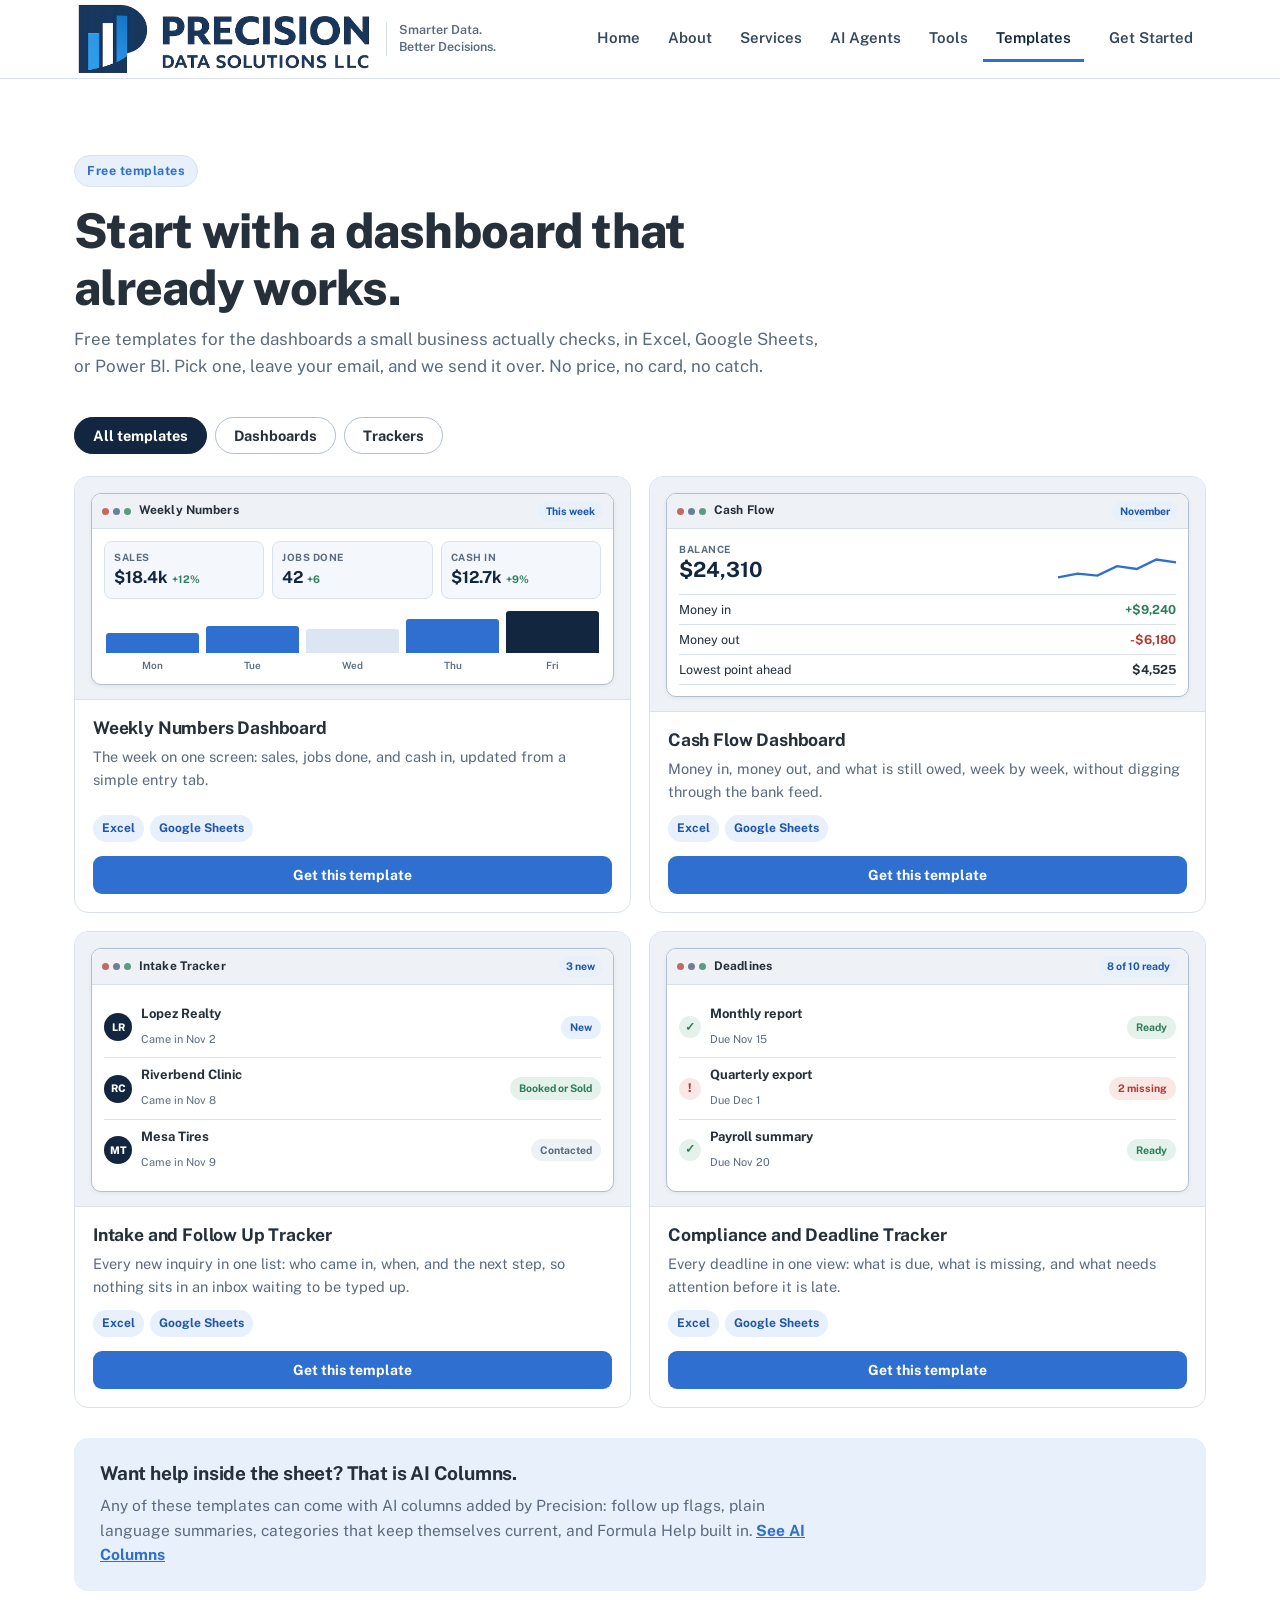
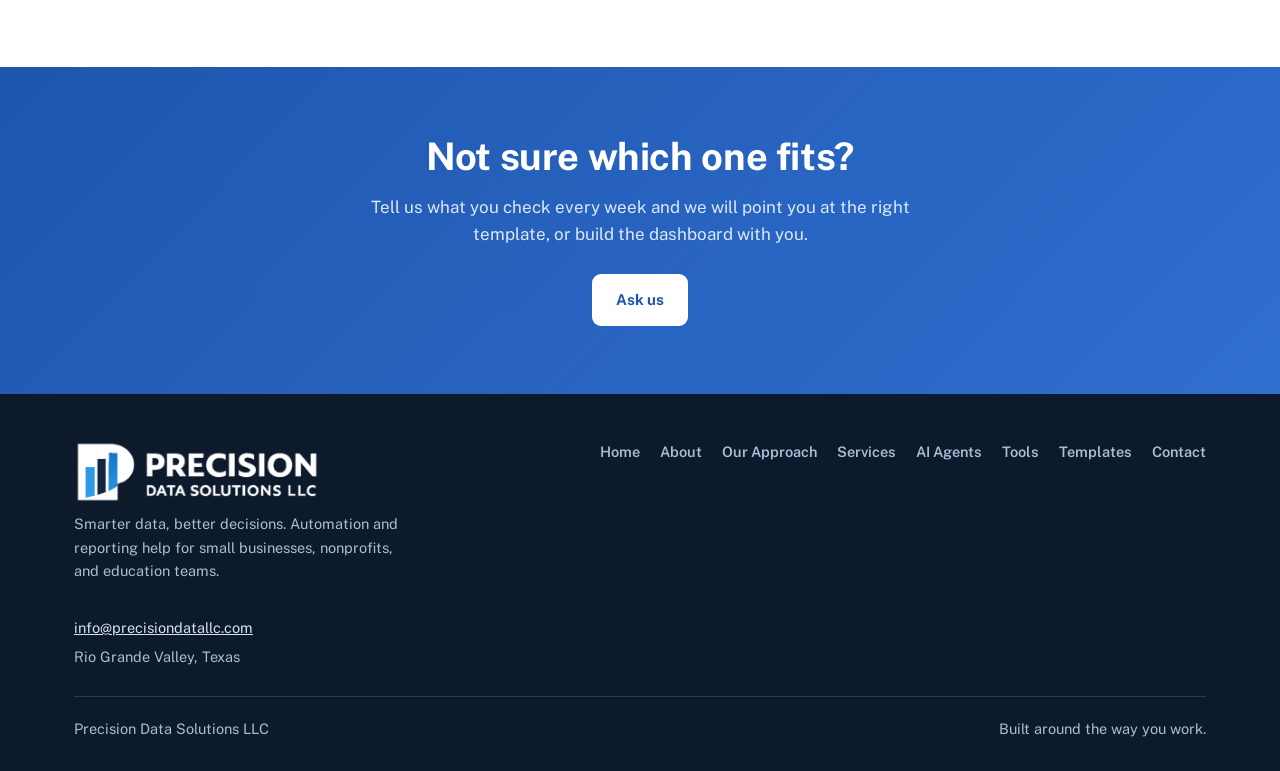
<file: templates.html>
<!doctype html>
<html lang="en">
  <head>
    <meta charset="utf-8" />
    <meta name="viewport" content="width=device-width, initial-scale=1, viewport-fit=cover" />
    <meta name="color-scheme" content="light dark" />
    <meta name="description" content="Free dashboard and tracker templates for small businesses: Weekly Numbers Dashboard, Cash Flow Dashboard, Intake and Follow Up Tracker, and Compliance and Deadline Tracker." />
    <link rel="icon" href="assets/logo.png" />
    <title>Templates | Precision Data Solutions</title>
    <link rel="preconnect" href="https://fonts.googleapis.com" />
    <link rel="preconnect" href="https://fonts.gstatic.com" crossorigin />
    <link href="https://fonts.googleapis.com/css2?family=Public+Sans:ital,wght@0,400;0,500;0,600;0,700;0,800;1,400&display=swap" rel="stylesheet" />
    <link rel="stylesheet" href="assets/css/site.css" />
  </head>
  <body>
    <header class="site-header">
      <div class="header-inner">
        <a class="brand" href="index.html" aria-label="Precision Data Solutions LLC, home">
          <img class="brand-logo" src="assets/logo-transparent.png" alt="Precision Data Solutions LLC" />
          <span class="brand-slogan">Smarter Data.<br />Better Decisions.</span>
        </a>
        <button class="menu-toggle" id="menuToggle" aria-expanded="false" aria-controls="mainNav">Menu</button>
        <nav class="main-nav" id="mainNav" aria-label="Main">
          <a href="index.html">Home</a>
          <a href="about.html">About</a>
          <a href="services.html">Services</a>
          <a href="ai-agents.html">AI Agents</a>
          <a href="tools.html">Tools</a>
          <a href="templates.html" class="active">Templates</a>
          <a href="contact.html" class="btn btn-primary btn-small header-cta">Get Started</a>
        </nav>
      </div>
    </header>

    <main id="top">

        <section class="band" style="padding-bottom:30px;">
          <div class="wrap">
            <div class="section-head reveal" style="margin-bottom:0; max-width:760px;">
              <span class="tag">Free templates</span>
              <h2 style="font-size:clamp(32px,5vw,48px);">Start with a dashboard that already works.</h2>
              <p>Free templates for the dashboards a small business actually checks, in Excel, Google Sheets, or Power BI. Pick one, leave your email, and we send it over. No price, no card, no catch.</p>
            </div>
          </div>
        </section>
        <section class="band" style="padding-top:6px;">
          <div class="wrap">
            <div class="tpl-filters reveal" role="group" aria-label="Filter templates">
              <button type="button" class="active" data-tpl-filter="all">All templates</button>
              <button type="button" data-tpl-filter="dashboard">Dashboards</button>
              <button type="button" data-tpl-filter="tracker">Trackers</button>
            </div>
            <div class="tpl-grid reveal" id="tplGrid">
              <div class="tpl-card" data-tpl-cat="dashboard">
                <div class="tpl-thumb"><div class="pv"><div class="pv-top"><span class="pv-dots"><i></i><i></i><i></i></span><span class="pv-title">Weekly Numbers</span><span class="pv-live">This week</span></div><div class="pv-body"><div class="pv-kpis"><div class="pv-kpi"><span>Sales</span><b>$18.4k</b><em class="up">+12%</em></div><div class="pv-kpi"><span>Jobs done</span><b>42</b><em class="up">+6</em></div><div class="pv-kpi"><span>Cash in</span><b>$12.7k</b><em class="up">+9%</em></div></div><div class="pv-bars"><div class="bar" style="height:45%"></div><div class="bar" style="height:62%"></div><div class="bar alt" style="height:54%"></div><div class="bar" style="height:78%"></div><div class="bar hot" style="height:96%"></div></div><div class="bar-labels"><span>Mon</span><span>Tue</span><span>Wed</span><span>Thu</span><span>Fri</span></div></div></div></div>
                <div class="tpl-body"><h3>Weekly Numbers Dashboard</h3><p>The week on one screen: sales, jobs done, and cash in, updated from a simple entry tab.</p><div class="tpl-formats"><span>Excel</span><span>Google Sheets</span></div><button type="button" class="btn btn-primary btn-small" data-tpl-get="Weekly Numbers Dashboard">Get this template</button></div>
              </div>
              
              <div class="tpl-card" data-tpl-cat="dashboard">
                <div class="tpl-thumb"><div class="pv"><div class="pv-top"><span class="pv-dots"><i></i><i></i><i></i></span><span class="pv-title">Cash Flow</span><span class="pv-live">November</span></div><div class="pv-body"><div class="pv-balance"><div><span>Balance</span><b>$24,310</b></div><svg class="pv-spark" viewBox="0 0 120 36" preserveAspectRatio="none" aria-hidden="true"><polyline points="0,28 20,24 40,26 60,16 80,19 100,9 120,12" fill="none" stroke="var(--blue)" stroke-width="2.5" stroke-linecap="round"/></svg></div><div class="pv-rows"><div class="pv-row"><span>Money in</span><b class="pos">+$9,240</b></div><div class="pv-row"><span>Money out</span><b class="neg">-$6,180</b></div><div class="pv-row"><span>Lowest point ahead</span><b>$4,525</b></div></div></div></div></div>
                <div class="tpl-body"><h3>Cash Flow Dashboard</h3><p>Money in, money out, and what is still owed, week by week, without digging through the bank feed.</p><div class="tpl-formats"><span>Excel</span><span>Google Sheets</span></div><button type="button" class="btn btn-primary btn-small" data-tpl-get="Cash Flow Dashboard">Get this template</button></div>
              </div>
              <div class="tpl-card" data-tpl-cat="tracker">
                <div class="tpl-thumb"><div class="pv"><div class="pv-top"><span class="pv-dots"><i></i><i></i><i></i></span><span class="pv-title">Intake Tracker</span><span class="pv-live">3 new</span></div><div class="pv-body"><div class="pv-list"><div class="pv-item"><span class="pv-ava">LR</span><span class="pv-who"><b>Lopez Realty</b><span>Came in Nov 2</span></span><span class="pv-pill blue">New</span></div><div class="pv-item"><span class="pv-ava">RC</span><span class="pv-who"><b>Riverbend Clinic</b><span>Came in Nov 8</span></span><span class="pv-pill green">Booked or Sold</span></div><div class="pv-item"><span class="pv-ava">MT</span><span class="pv-who"><b>Mesa Tires</b><span>Came in Nov 9</span></span><span class="pv-pill grey">Contacted</span></div></div></div></div></div>
                <div class="tpl-body"><h3>Intake and Follow Up Tracker</h3><p>Every new inquiry in one list: who came in, when, and the next step, so nothing sits in an inbox waiting to be typed up.</p><div class="tpl-formats"><span>Excel</span><span>Google Sheets</span></div><button type="button" class="btn btn-primary btn-small" data-tpl-get="Intake and Follow Up Tracker">Get this template</button></div>
              </div>
              <div class="tpl-card" data-tpl-cat="tracker">
                <div class="tpl-thumb"><div class="pv"><div class="pv-top"><span class="pv-dots"><i></i><i></i><i></i></span><span class="pv-title">Deadlines</span><span class="pv-live">8 of 10 ready</span></div><div class="pv-body"><div class="pv-list"><div class="pv-item"><span class="pv-check done">&#10003;</span><span class="pv-who"><b>Monthly report</b><span>Due Nov 15</span></span><span class="pv-pill green">Ready</span></div><div class="pv-item"><span class="pv-check warn">!</span><span class="pv-who"><b>Quarterly export</b><span>Due Dec 1</span></span><span class="pv-pill red">2 missing</span></div><div class="pv-item"><span class="pv-check done">&#10003;</span><span class="pv-who"><b>Payroll summary</b><span>Due Nov 20</span></span><span class="pv-pill green">Ready</span></div></div></div></div></div>
                <div class="tpl-body"><h3>Compliance and Deadline Tracker</h3><p>Every deadline in one view: what is due, what is missing, and what needs attention before it is late.</p><div class="tpl-formats"><span>Excel</span><span>Google Sheets</span></div><button type="button" class="btn btn-primary btn-small" data-tpl-get="Compliance and Deadline Tracker">Get this template</button></div>
              </div>

              
              
              
              
              
            </div>

            <form class="tpl-signup" id="tplSignup" novalidate>
              <h3 id="tplSignupTitle">Get the Weekly Numbers Dashboard</h3>
              <p>Leave your email and we will send the template, with a short note on how to make it yours. One email for the template; we read every signup ourselves.</p>
              <div class="row">
                <div class="field"><label for="tplTemplate">Template</label><select id="tplTemplate" name="template"><option>Weekly Numbers Dashboard</option><option>Cash Flow Dashboard</option><option>Intake and Follow Up Tracker</option><option>Compliance and Deadline Tracker</option></select></div>
                
                <div class="field"><label for="tplEmail">Email Address (required)</label><input type="email" id="tplEmail" placeholder="you@yourbusiness.com" autocomplete="email" /></div>
                <button type="submit" class="btn btn-primary">Send me this template</button>
              </div>
              <div class="form-error" id="tplError">Please enter a valid email address.</div>
              <div class="form-success" id="tplSuccess">Thanks. Your template is on its way to your inbox.</div>
            </form>

            <div class="reveal" style="margin-top:30px; background:var(--blue-soft); border-radius:14px; padding:24px 26px;">
              <h3 style="font-size:19px; margin-bottom:8px;">Want help inside the sheet? That is AI Columns.</h3>
              <p style="color:var(--muted); font-size:15.5px; max-width:720px;">Any of these templates can come with AI columns added by Precision: follow up flags, plain language summaries, categories that keep themselves current, and Formula Help built in. <a href="ai-agents.html" class="go" style="background:none;border:0;color:var(--blue);font-weight:700;font-size:15.5px;padding:0;cursor:pointer;">See AI Columns</a></p>
            </div>
          </div>
        </section>
        <section class="cta-band">
          <div class="wrap reveal">
            <h2>Not sure which one fits?</h2>
            <p>Tell us what you check every week and we will point you at the right template, or build the dashboard with you.</p>
            <a href="contact.html" class="btn btn-primary">Ask us</a>
          </div>
        </section>
    </main>

    <footer>
      <div class="wrap">
        <div class="footer-grid">
          <div>
            <img src="assets/logo-footer-light.png" alt="Precision Data Solutions LLC" style="height:64px; width:auto; display:block;" />
            <p style="margin-top:8px; max-width:340px;">Smarter data, better decisions. Automation and reporting help for small businesses, nonprofits, and education teams.</p>
          </div>
          <nav class="footer-nav" aria-label="Footer">
            <a href="index.html">Home</a>
            <a href="about.html">About</a>
            <a href="about.html#approach">Our Approach</a>
            <a href="services.html">Services</a>
            <a href="ai-agents.html">AI Agents</a>
            <a href="tools.html">Tools</a>
            <a href="templates.html">Templates</a>
            <a href="contact.html">Contact</a>
          </nav>
          <div>
            <p><a href="mailto:info@precisiondatallc.com" style="color:#d7e2ef;">info@precisiondatallc.com</a></p>
            <p style="margin-top:6px;">Rio Grande Valley, Texas</p>
          </div>
        </div>
        <div class="footer-base">
          <span>Precision Data Solutions LLC</span>
          <span>Built around the way you work.</span>
        </div>
      </div>
    </footer>
    <script>
      (function () {
        "use strict";
        var $ = function (s, c) { return (c || document).querySelector(s); };
        var $$ = function (s, c) { return Array.prototype.slice.call((c || document).querySelectorAll(s)); };

        /* ================================================================
           CONFIG: FORM HANDLER ENDPOINT (deploy step)
           Set FORM_ENDPOINT to the live form handler URL before launch
           (for example a form service endpoint such as Formspree, or a
           Netlify Forms / serverless endpoint). While it is empty,
           forms validate and show their confirmation state locally and
           NOTHING is transmitted anywhere.
           ================================================================ */
        var CONFIG = { FORM_ENDPOINT: "https://formsubmit.co/ajax/precisiondatasol@gmail.com" };

        function submitToHandler(formName, payload, successEl, errorEl) {
          function done() {
            if (errorEl) errorEl.classList.remove("show");
            if (successEl) successEl.classList.add("show");
          }
          if (!CONFIG.FORM_ENDPOINT) {
            if (window.console) console.info("Precision site: form endpoint not configured yet, showing local confirmation only.", formName, payload);
            done();
            return;
          }
          fetch(CONFIG.FORM_ENDPOINT, {
            method: "POST",
            headers: { "Content-Type": "application/json", "Accept": "application/json" },
            body: JSON.stringify(Object.assign({ form: formName }, payload))
          }).then(function (r) {
            if (!r.ok) throw new Error("form send failed");
            done();
          }).catch(function () {
            if (successEl) successEl.classList.remove("show");
            if (errorEl) errorEl.classList.add("show");
          });
        }
        function validEmail(v) { return /^[^\s@]+@[^\s@]+\.[^\s@]+$/.test(v); }

        /* ---------------- mobile menu ---------------- */
        var menuToggle = $("#menuToggle");
        if (menuToggle) menuToggle.addEventListener("click", function () {
          var nav = $("#mainNav");
          var open = nav.classList.toggle("open");
          this.setAttribute("aria-expanded", open ? "true" : "false");
        });

        /* ---------------- reveal on scroll ---------------- */
        var revealObs = null;
        function initReveals() {
          var els = $$(".reveal:not(.in)");
          if (!("IntersectionObserver" in window)) { els.forEach(function (e) { e.classList.add("in"); }); return; }
          if (revealObs) revealObs.disconnect();
          revealObs = new IntersectionObserver(function (entries) {
            entries.forEach(function (en) { if (en.isIntersecting) { en.target.classList.add("in"); revealObs.unobserve(en.target); } });
          }, { threshold: 0.08 });
          els.forEach(function (e) { revealObs.observe(e); });
        }

        if (document.getElementById("heroBars")) {
/* ---------------- hero counters + bars ---------------- */
        var homeAnimated = false;
        function animateHome() {
          $$("#heroBars .bar").forEach(function (b) { b.style.height = b.getAttribute("data-h") + "%"; });
          if (homeAnimated) return;
          homeAnimated = true;
          $$("[data-count]").forEach(function (el) {
            var target = parseInt(el.getAttribute("data-count"), 10);
            var suffix = el.getAttribute("data-suffix") || "";
            var start = null;
            function tick(ts) {
              if (!start) start = ts;
              var p = Math.min((ts - start) / 1100, 1);
              el.textContent = Math.round(target * p).toLocaleString("en-US") + suffix;
              if (p < 1) requestAnimationFrame(tick);
            }
            requestAnimationFrame(tick);
          });
        }

        
          animateHome();
        }
        if (document.getElementById("questionList")) {
/* ---------------- questions accordion ---------------- */
        $$("#questionList > li > button").forEach(function (btn) {
          btn.addEventListener("click", function () {
            var li = btn.parentElement;
            var wasOpen = li.classList.contains("open");
            $$("#questionList > li").forEach(function (x) { x.classList.remove("open"); x.querySelector("button").setAttribute("aria-expanded", "false"); });
            if (!wasOpen) { li.classList.add("open"); btn.setAttribute("aria-expanded", "true"); }
          });
        });

        
        }
        if (document.querySelector(".step-btn")) {
/* ---------------- approach stepper ---------------- */
        var STEPS = [
          { title: "1. Understand", body: "Your workflow and how your data is currently used. We start by watching the work as it really happens: where the numbers come from, who touches them, and where the process gets stuck." },
          { title: "2. Identify", body: "Opportunities to reduce manual work and improve clarity. We map the repeated tasks, the rebuilds, and the reconciliations, then rank them by the time they cost you every week." },
          { title: "3. Design & Build", body: "Automation tailored to your tools and needs. We build in the tools your team already uses, test with your real examples, and document how everything works." },
          { title: "4. Deliver", body: "Clear reports, dashboards, or summaries your team can confidently use, plus a walkthrough so the workflow keeps running after we hand it over." }
        ];
        function selectStep(i) {
          $$(".step-btn").forEach(function (b, j) { b.classList.toggle("active", j === i); b.setAttribute("aria-selected", j === i ? "true" : "false"); });
          $("#stepTitle").textContent = STEPS[i].title;
          $("#stepBody").textContent = STEPS[i].body;
          $("#stepProgress").style.width = ((i + 1) * 25) + "%";
        }
        $$(".step-btn").forEach(function (b) { b.addEventListener("click", function () { selectStep(parseInt(b.getAttribute("data-step"), 10)); }); });

        
        }
        if (document.querySelector(".prod-btn")) {
/* ---------------- product showcase ---------------- */
        function selectProd(i) {
          $$(".prod-btn").forEach(function (b, j) { b.classList.toggle("active", j === i); b.setAttribute("aria-selected", j === i ? "true" : "false"); });
          $$(".prod-panel").forEach(function (p, j) { p.classList.toggle("active", j === i); });
        }
        $$(".prod-btn").forEach(function (b) { b.addEventListener("click", function () { selectProd(parseInt(b.getAttribute("data-prod"), 10)); }); });
        $$(".prod-list, .player-tabs").forEach(function (list) {
          list.addEventListener("keydown", function (ev) {
            if (ev.key !== "ArrowRight" && ev.key !== "ArrowLeft" && ev.key !== "ArrowDown" && ev.key !== "ArrowUp") return;
            var btns = $$("button", list);
            var idx = btns.indexOf(document.activeElement);
            if (idx === -1) return;
            ev.preventDefault();
            var next = (ev.key === "ArrowRight" || ev.key === "ArrowDown") ? (idx + 1) % btns.length : (idx - 1 + btns.length) % btns.length;
            btns[next].focus();
            btns[next].click();
          });
        });

        
        }
        if (document.querySelector(".tier")) {
/* ---------------- tiers ---------------- */
        var TIERS = [
          "<b>Starter includes:</b> setup, testing with your examples, and a walkthrough.",
          "<b>Growth includes:</b> setup, testing, documentation, and a walkthrough.",
          "<b>Full System includes:</b> setup, testing, documentation, training, and ongoing upkeep planning."
        ];
        $$(".tier").forEach(function (t) {
          t.addEventListener("click", function () {
            var i = parseInt(t.getAttribute("data-tier"), 10);
            $$(".tier").forEach(function (x, j) {
              x.classList.toggle("selected", j === i);
              x.setAttribute("aria-pressed", j === i ? "true" : "false");
              x.querySelector(".tier-pick").textContent = j === i ? "Selected. Included items below." : "Select to see what is included";
            });
            var d = $("#tierDetail");
            d.innerHTML = TIERS[i];
            d.classList.add("show");
          });
        });

        
        }
        if (document.getElementById("serviceList")) {
/* ---------------- services explorer ---------------- */
        var SERVICES = [
          { name: "Data Cleanup & Organization", desc: "Standardize spreadsheets, remove duplicates, reconcile records, and turn scattered information into a consistent source your team can trust.", tools: ["Excel", "Google Sheets", "Deduplication", "Reconciliation"] },
          { name: "Compliance & Program Reporting", desc: "Build monitoring trackers, audit summaries, and recurring reports that make deadlines, missing items, and program performance easier to follow.", tools: ["Monitoring trackers", "Audit summaries", "Recurring reports"] },
          { name: "Dashboards & Data Visualization", desc: "Bring key metrics together in Power BI, Tableau, or Excel dashboards that help you see trends, track progress, and share results.", tools: ["Power BI", "Tableau", "Excel dashboards"] },
          { name: "Surveys & Data Analysis", desc: "Turn survey responses, customer feedback, attendance, and service data into clear summaries that help your team decide what to do next.", tools: ["Survey summaries", "Feedback analysis", "Attendance data"] },
          { name: "Excel & Microsoft 365 Automation", desc: "Streamline recurring reports, approvals, reminders, and document workflows with Excel, Office Scripts, Power Automate, Forms, and SharePoint.", tools: ["Excel", "Office Scripts", "Power Automate", "Forms", "SharePoint"] },
          { name: "Custom Tools & Scripts", desc: "Create practical Python scripts, trackers, and lightweight web tools for the repetitive tasks that off-the-shelf systems do not handle well.", tools: ["Python", "Trackers", "Lightweight web tools"] },
          { name: "Databases & Data Collection", desc: "Organize information with SQL, structured spreadsheets, and online forms so records are easier to maintain, connect, and report.", tools: ["SQL", "Structured spreadsheets", "Online forms"] },
          { name: "Consulting & Hands-On Training", desc: "Get practical support with reporting, process improvement, and the tools your team uses, plus clear walkthroughs and documentation for ongoing use.", tools: ["Process reviews", "Walkthroughs", "Documentation"] },
          { name: "Dashboards and Reporting", desc: "Power BI and live dashboards plus recurring report packs, so leaders see current numbers in one place instead of waiting for a rebuilt spreadsheet.", tools: ["Power BI", "Live dashboards", "Scheduled reports"] },
          { name: "Automations and Workflows", desc: "Excel, Microsoft 365, and custom workflows that remove repeat work: recurring reports, approvals, reminders, and document steps that run the same way every time.", tools: ["Excel", "Microsoft 365", "Power Automate", "Custom workflows"] },
          { name: "Integrations", desc: "Connect the tools you already use so data flows instead of being retyped: forms feed trackers, trackers feed dashboards, and changes are logged for review.", tools: ["Forms to sheets", "Sheet to dashboard", "Change logs"] },
          { name: "Compliance and Deadline Reporting", desc: "Recurring reports, deadline tracking, and audit ready exports that show what is due, what is missing, and what needs attention before it is late.", tools: ["Deadline trackers", "Missing item lists", "Audit ready exports"] },
          { name: "Training and Ongoing Upkeep", desc: "Walkthroughs, documentation, and a care plan that keeps agents, trackers, and dashboards current as your team and your numbers change.", tools: ["Walkthroughs", "Documentation", "Care plan"] },
          { name: "Formula Help", desc: "Describe the calculation in plain words and get a working Excel or Google Sheets formula back, with a short explanation of what each part does. No more hunting through help forums or guessing at a SUMIFS: we write it, test it on your real sheet, and leave a note beside it so your team can reuse it.", tools: ["Excel formulas", "Google Sheets formulas", "Plain language in, formula out", "Tested on your data"] }
        ];
        var svcList = $("#serviceList"), svcPanels = $("#servicePanels");
        SERVICES.forEach(function (s, i) {
          var b = document.createElement("button");
          b.type = "button"; b.className = "explorer-btn" + (i === 0 ? " active" : "");
          b.setAttribute("role", "tab"); b.setAttribute("aria-selected", i === 0 ? "true" : "false");
          b.textContent = s.name;
          b.addEventListener("click", function () { selectService(i); });
          svcList.appendChild(b);
          var p = document.createElement("div");
          p.className = "explorer-panel" + (i === 0 ? " active" : "");
          p.innerHTML = "<h3></h3><p></p><h4>Tools we use</h4><div class='tool-chips'></div>";
          p.querySelector("h3").textContent = s.name;
          p.querySelector("p").textContent = s.desc;
          var chips = p.querySelector(".tool-chips");
          s.tools.forEach(function (t) { var c = document.createElement("span"); c.textContent = t; chips.appendChild(c); });
          var cta = document.createElement("div");
          cta.style.marginTop = "24px";
          cta.innerHTML = "<a class='btn btn-navy btn-small' href='contact.html'>Ask about this service</a>";
          p.appendChild(cta);
          svcPanels.appendChild(p);
        });
        function selectService(i) {
          $$(".explorer-btn").forEach(function (b, j) { b.classList.toggle("active", j === i); b.setAttribute("aria-selected", j === i ? "true" : "false"); });
          $$(".explorer-panel").forEach(function (p, j) { p.classList.toggle("active", j === i); });
        }

        
          var svcParam = parseInt(new URLSearchParams(location.search).get("service"), 10);
          if (!isNaN(svcParam) && svcParam >= 0 && svcParam < SERVICES.length) selectService(svcParam);
        }
        if (document.querySelector("[data-aud]")) {
/* ---------------- about audience tabs ---------------- */
        $$("[data-aud]").forEach(function (b) {
          b.addEventListener("click", function () {
            var i = parseInt(b.getAttribute("data-aud"), 10);
            $$("[data-aud]").forEach(function (x, j) { x.classList.toggle("active", j === i); x.setAttribute("aria-selected", j === i ? "true" : "false"); });
            $$("[data-aud-panel]").forEach(function (p, j) { p.classList.toggle("active", j === i); });
          });
        });

        
        }
        if (document.getElementById("toolRows")) {
/* ---------------- tools demo ---------------- */
        var RAW = [
          { customer: "Riverbend Clinic", category: "Reporting", rep: "Ana", amount: 1250 },
          { customer: "Lopez Realty", category: "Dashboards", rep: "Ben", amount: 2400 },
          { customer: "  Bright Path Tutoring", category: "Data cleanup", rep: "Ana", amount: 860 },
          { customer: "Riverbend Clinic", category: "Reporting", rep: "Ana", amount: 1250 },
          { customer: "Delgado Foods", category: "Automation", rep: "Cara", amount: 3100 },
          { customer: "", category: "", rep: "", amount: null },
          { customer: "Harbor Nonprofit", category: "Reporting ", rep: "Ben", amount: 1750 },
          { customer: "Lopez Realty", category: "Dashboards", rep: "Ben", amount: 2400 },
          { customer: "Summit Fitness", category: "Data cleanup", rep: "Cara", amount: 640 },
          { customer: "Delgado Foods", category: "Automation", rep: "Cara", amount: 980 }
        ];
        function money(n) { return "$" + Math.round(n).toLocaleString("en-US"); }
        function isEmptyRow(r) { return !r.customer.trim() && !r.category.trim() && !r.rep.trim() && (r.amount === null || r.amount === ""); }
        function keyOf(r) { return [r.customer, r.category, r.rep, String(r.amount)].join("|"); }
        function analyze(rows) {
          var totalCells = 0, filled = 0, emptyCells = 0, spaceCells = 0, seen = {}, dups = 0;
          rows.forEach(function (r) {
            [r.customer, r.category, r.rep].forEach(function (v) {
              totalCells++;
              if (v.trim() === "") emptyCells++; else { filled++; if (v !== v.trim()) spaceCells++; }
            });
            totalCells++;
            if (r.amount === null || r.amount === "") emptyCells++; else filled++;
            var k = keyOf(r);
            if (seen[k] && !isEmptyRow(r)) dups++;
            seen[k] = true;
          });
          return { filledPct: totalCells ? Math.round(filled / totalCells * 100) : 0, emptyCells: emptyCells, spaceCells: spaceCells, dups: dups };
        }
        function renderTool() {
          var trim = $("#optTrim").checked, dropEmpty = $("#optEmpty").checked, dropDup = $("#optDup").checked;
          var groupBy = $("#groupBy").value, q = $("#searchBox").value.trim().toLowerCase();
          var rows = RAW.map(function (r) {
            var c = { customer: r.customer, category: r.category, rep: r.rep, amount: r.amount };
            if (trim) { c.customer = c.customer.trim(); c.category = c.category.trim(); c.rep = c.rep.trim(); }
            return c;
          });
          var seen = {};
          var view = rows.filter(function (r) {
            if (dropEmpty && isEmptyRow(r)) return false;
            if (dropDup) { var k = keyOf(r); if (seen[k]) return false; seen[k] = true; }
            if (q) {
              var hay = (r.customer + " " + r.category + " " + r.rep + " " + (r.amount || "")).toLowerCase();
              if (hay.indexOf(q) === -1) return false;
            }
            return true;
          });
          var tbody = $("#toolRows");
          tbody.innerHTML = "";
          var totals = {}, sum = 0, count = 0;
          view.forEach(function (r) {
            var tr = document.createElement("tr");
            if (isEmptyRow(r)) tr.className = "empty-row";
            [r.customer, r.category, r.rep].forEach(function (v) {
              var td = document.createElement("td");
              td.textContent = v === "" ? "(empty)" : v;
              if (v !== "" && v !== v.trim()) td.className = "dirty";
              tr.appendChild(td);
            });
            var tdA = document.createElement("td");
            tdA.textContent = (r.amount === null || r.amount === "") ? "(empty)" : money(r.amount);
            tr.appendChild(tdA);
            tbody.appendChild(tr);
            if (!isEmptyRow(r) && typeof r.amount === "number") {
              sum += r.amount; count++;
              var g = groupBy === "rep" ? (r.rep || "(none)") : (r.category.trim() || "(none)");
              totals[g] = (totals[g] || 0) + r.amount;
            }
          });
          if (!view.length) {
            var tr2 = document.createElement("tr");
            var td2 = document.createElement("td");
            td2.colSpan = 4; td2.textContent = "No rows match your search.";
            tr2.appendChild(td2); tbody.appendChild(tr2);
          }
          var dataRows = view.filter(function (r) { return !isEmptyRow(r); });
          $("#statRecords").textContent = dataRows.length;
          $("#statTotal").textContent = money(sum);
          $("#statAvg").textContent = count ? money(sum / count) : "$0";
          var a = analyze(rows.filter(function (r) {
            if (dropEmpty && isEmptyRow(r)) return false;
            return true;
          }));
          $("#statFilled").textContent = a.filledPct + "%";
          $("#qEmpty").textContent = analyze(rows).emptyCells;
          $("#qDup").textContent = analyze(rows).dups;
          $("#qSpaces").textContent = analyze(rows).spaceCells;
          var bars = $("#catBars");
          bars.innerHTML = "";
          var max = 0;
          Object.keys(totals).forEach(function (k) { if (totals[k] > max) max = totals[k]; });
          Object.keys(totals).sort().forEach(function (k) {
            var row = document.createElement("div");
            row.className = "cat-row";
            row.innerHTML = "<div class='cat-meta'><span></span><span></span></div><div class='cat-track'><div class='cat-fill'></div></div>";
            row.querySelector(".cat-meta span").textContent = k;
            row.querySelectorAll(".cat-meta span")[1].textContent = money(totals[k]);
            row.querySelector(".cat-fill").style.width = max ? (totals[k] / max * 100) + "%" : "0%";
            bars.appendChild(row);
          });
        }
        ["optTrim", "optEmpty", "optDup", "groupBy", "searchBox"].forEach(function (id) {
          $("#" + id).addEventListener("input", renderTool);
          $("#" + id).addEventListener("change", renderTool);
        });
        $("#resetTool").addEventListener("click", function () {
          $("#optTrim").checked = false; $("#optEmpty").checked = false; $("#optDup").checked = false;
          $("#searchBox").value = ""; $("#groupBy").value = "category";
          renderTool();
        });
        renderTool();


        
        }
        if (document.querySelector("[data-work]")) {
/* ---------------- home: parts of the week ---------------- */
        var WORK = [
          { title: "Follow ups that never go quiet", url: "Client Work Tracker, Precision workspace", checks: ["Every open conversation tracked in one list", "Quiet clients flagged before they go stale", "Follow up drafts written and waiting for your approval", "Long threads summed up in two lines, unhappy tone flagged"], visual: "<div class='mini-sheet'><table><thead><tr><th>Client</th><th>Status</th><th>AI: Next step</th></tr></thead><tbody><tr><td>Lopez Realty</td><td>Waiting on data</td><td class='ai'>Draft follow up ready</td></tr><tr><td>Riverbend Clinic</td><td>Current</td><td class='ai'>No action needed</td></tr><tr><td>Bright Path Tutoring</td><td>Complete</td><td class='ai'>Invoice sent</td></tr></tbody></table></div>" },
          { title: "Reports that build themselves", url: "Weekly Numbers Dashboard, Precision workspace", checks: ["Recurring reports run on a schedule, not rebuilt by hand", "Totals checked against the source before anything is shared", "Ask a question in plain words, get a chart back", "Your Monday brief lands with the changes already flagged"], visual: "<div class='tile-grid'><div class='tile'><b>On time</b><span>Reports this month</span></div><div class='tile'><b>1 view</b><span>All key numbers</span></div><div class='tile'><b>Checked</b><span>Against source totals</span></div></div><div class='bars' style='height:64px;'><div class='bar' style='height:45%'></div><div class='bar' style='height:60%'></div><div class='bar alt' style='height:55%'></div><div class='bar' style='height:78%'></div><div class='bar' style='height:92%'></div></div>" },
          { title: "The day to day, in one place", url: "Operations Dashboard, Precision workspace", checks: ["Open jobs, due dates, and blocked items on one screen", "Missing items listed before they make you late", "Routine steps run the same way every time", "Anything unusual is flagged for your approval, not buried"], visual: "<div class='mini-sheet'><table><thead><tr><th>Job</th><th>Due</th><th>Status</th></tr></thead><tbody><tr><td>November dashboard refresh</td><td>Nov 12</td><td class='ai'>In progress</td></tr><tr><td>Quarterly export</td><td>Dec 1</td><td class='ai'>2 items missing</td></tr><tr><td>October report pack</td><td>Nov 7</td><td class='ai'>Filed</td></tr></tbody></table></div>" },
          { title: "New inquiries, filed and followed", url: "Client Intake Sheet, Precision workspace", checks: ["Voice or text in, however the inquiry arrives", "Structured entries filed in your tracker for you", "Nothing sits in an inbox waiting to be typed up", "First follow up drafted and waiting for your approval"], visual: "<div class='intake-out'><b>Filed entry:</b> New lead, Lopez Realty, needs a listings dashboard, callback Thursday. Source: voice note, 0:42.</div><p style='font-size:13px; color:var(--muted); margin-top:10px;'>Ready in your tracker, with the follow up drafted.</p>" }
        ];
        $$("[data-work]").forEach(function (b) {
          b.addEventListener("click", function () {
            var i = parseInt(b.getAttribute("data-work"), 10);
            $$("[data-work]").forEach(function (x, j) { x.classList.toggle("active", j === i); x.setAttribute("aria-selected", j === i ? "true" : "false"); });
            var d = WORK[i];
            $("#workTitle").textContent = d.title;
            $("#workUrl").textContent = d.url;
            var ul = $("#workChecks"); ul.innerHTML = "";
            d.checks.forEach(function (c) { var li = document.createElement("li"); li.textContent = c; ul.appendChild(li); });
            $("#workVisual").innerHTML = d.visual;
          });
        });

        
        }
        if (document.querySelector("[data-formula]")) {
/* ---------------- formula help demo ---------------- */
        var FORMULAS = [
          { out: "=SUMIFS(C:C, A:A, \"Ana\", B:B, \"October\")", why: "<b>In plain words:</b> Add the amounts in column C, but only on rows where column A says Ana and column B says October. We test it on your sheet before it stays." },
          { out: "=COUNTIF(D:D, \"Waiting on us\")", why: "<b>In plain words:</b> Count every row where column D says Waiting on us, so the number updates itself as statuses change. No recounting by hand." },
          { out: "=IF(AND(F2=\"Unpaid\", TODAY()-E2>30), \"Overdue\", \"\")", why: "<b>In plain words:</b> If a row is marked Unpaid and its date is more than 30 days old, write Overdue next to it. Otherwise leave it blank, so only the rows that need you stand out." }
        ];
        $$("[data-formula]").forEach(function (b) {
          b.addEventListener("click", function () {
            var i = parseInt(b.getAttribute("data-formula"), 10);
            $$("[data-formula]").forEach(function (x, j) { x.classList.toggle("active", j === i); });
            $("#formulaOut").textContent = FORMULAS[i].out;
            $("#formulaWhy").innerHTML = FORMULAS[i].why;
          });
        });

        
        }
        if (document.querySelector("[data-ask]")) {
/* ---------------- ask your numbers demo ---------------- */
        var ASKS = [
          { answer: "<b>Dashboards grew fastest,</b> up the most of any service this quarter, ahead of Reporting and Automation.", bars: [88, 57, 41, 26], labels: ["Dashboards", "Reporting", "Automation", "Cleanup"] },
          { answer: "<b>January was your strongest month,</b> with steady growth since September and no down months.", bars: [38, 52, 66, 92], labels: ["Sep", "Oct", "Nov", "Jan"] },
          { answer: "<b>Referrals bring in the most new clients,</b> ahead of your website and walk ins combined this quarter.", bars: [84, 46, 30, 18], labels: ["Referrals", "Website", "Social", "Walk ins"] }
        ];
        $$("[data-ask]").forEach(function (b) {
          b.addEventListener("click", function () {
            var i = parseInt(b.getAttribute("data-ask"), 10);
            $$("[data-ask]").forEach(function (x, j) { x.classList.toggle("active", j === i); });
            var d = ASKS[i];
            $("#askAnswer").innerHTML = d.answer;
            $$("#askBars .bar").forEach(function (bar, j) { bar.style.height = d.bars[j] + "%"; });
            d.labels.forEach(function (l, j) { $("#askL" + j).textContent = l; });
          });
        });

        
        }
        if (document.getElementById("tplGrid")) {
/* ---------------- templates library ---------------- */
        $$("[data-tpl-filter]").forEach(function (b) {
          b.addEventListener("click", function () {
            var f = b.getAttribute("data-tpl-filter");
            $$("[data-tpl-filter]").forEach(function (x) { x.classList.toggle("active", x === b); });
            $$(".tpl-card").forEach(function (c) { c.style.display = (f === "all" || c.getAttribute("data-tpl-cat") === f) ? "" : "none"; });
          });
        });
        $$("[data-tpl-get]").forEach(function (b) {
          b.addEventListener("click", function () {
            $("#tplSignupTitle").textContent = "Get the " + b.getAttribute("data-tpl-get");
            var tplSel = $("#tplTemplate"); if (tplSel) tplSel.value = b.getAttribute("data-tpl-get");
            $("#tplSignup").classList.add("show");
            $("#tplSuccess").classList.remove("show");
            $("#tplError").classList.remove("show");
            $("#tplSignup").scrollIntoView({ behavior: "smooth", block: "center" });
            $("#tplEmail").focus({ preventScroll: true });
          });
        });

        }
        if (document.querySelector("[data-plat]")) {
/* ---------------- platforms explorer ---------------- */
        var PLATS = [
          { title: "Microsoft 365", body: "In Outlook the agent sorts mail and drafts replies. In Excel it cleans and updates trackers. In Teams it posts your brief where your team already reads it, and in SharePoint it files reports in the right folder. Every send, post, and file change waits for the owner\u2019s approval.", items: ["Outlook: triage, drafts, follow up tracking", "Excel and SharePoint: updated trackers and filed reports", "Teams: briefs and alerts in your existing channels"] },
          { title: "Google Workspace", body: "In Gmail the agent sorts and drafts. In Sheets it adds AI columns, flags follow ups, and keeps categories current. In Drive it files the finished report where your team expects it. Drafts and changes wait for the owner\u2019s approval.", items: ["Gmail: sorted inbox and ready drafts", "Sheets: follow up flags, summaries, categories", "Drive: reports filed and named consistently"] },
          { title: "Power BI", body: "Your numbers land in a live dashboard you can open any time. The agent keeps the refresh on schedule, checks totals against the source, and flags anything that moved a lot in your Monday brief. Publishing a changed dashboard waits for approval.", items: ["Live dashboards from your trackers and files", "Refresh checks against source totals", "Big changes flagged in the weekly brief"] },
          { title: "Excel and Google Sheets trackers", body: "The tracker you already use stays the tracker. We add AI columns for follow ups, summaries, and categories, plus cleanup with a change log. You approve the change log before anything in your sheet changes.", items: ["AI columns added to your existing tracker", "Cleanup with a change log you approve", "No new system to learn"] },
          { title: "Everyday business tools", body: "Forms, inboxes, calendars, and the other tools a small business already runs on, connected through automations so entries flow into your tracker instead of being retyped. Each connection is tested with your examples, and sends still wait for approval.", items: ["Forms feed your tracker automatically", "Inbox items become tracked follow ups", "Fewer retyped entries and duplicates"] }
        ];
        $$("[data-plat]").forEach(function(b){ b.addEventListener("click", function(){ var i=parseInt(b.getAttribute("data-plat"),10); $$("[data-plat]").forEach(function(x,j){ x.classList.toggle("active", j===i); }); var d=PLATS[i]; $("#platTitle").textContent=d.title; $("#platBody").textContent=d.body; var ul=$("#platList"); ul.innerHTML=""; d.items.forEach(function(it){ var li=document.createElement("li"); li.textContent=it; ul.appendChild(li); }); }); });

        
        }
        if (document.querySelector("[data-logo-plat]")) {
/* ---------------- platform logos sync ---------------- */
        $$("[data-logo-plat]").forEach(function (cell) {
          cell.addEventListener("click", function () {
            var i = parseInt(cell.getAttribute("data-logo-plat"), 10);
            $$("[data-logo-plat]").forEach(function (x) { x.classList.toggle("active", x === cell); });
            var target = $$("[data-plat]").filter(function (b) { return parseInt(b.getAttribute("data-plat"), 10) === i; })[0];
            if (target) target.click();
          });
        });

        
        }

        /* ---------------- free guide form ---------------- */
        var guideForm = $("#guideForm");
        if (guideForm) guideForm.addEventListener("submit", function (ev) {
          ev.preventDefault();
          var email = $("#guideEmail").value.trim();
          var ok = validEmail(email);
          $("#guideError").classList.toggle("show", !ok);
          if (!ok) { $("#guideSuccess").classList.remove("show"); return; }
          submitToHandler("free-guide", { email: email }, $("#guideSuccess"), $("#guideError"));
        });

        /* ---------------- templates signup form ---------------- */
        var tplForm = $("#tplSignup");
        if (tplForm) tplForm.addEventListener("submit", function (ev) {
          ev.preventDefault();
          var email = $("#tplEmail").value.trim();
          var ok = validEmail(email);
          $("#tplError").classList.toggle("show", !ok);
          if (!ok) { $("#tplSuccess").classList.remove("show"); return; }
          var tplSel = $("#tplTemplate");
          submitToHandler("template-signup", { email: email, template: tplSel ? tplSel.value : "" }, $("#tplSuccess"), $("#tplError"));
        });

        /* ---------------- contact form ---------------- */
        var contactForm = $("#contactForm");
        if (contactForm) contactForm.addEventListener("submit", function (ev) {
          ev.preventDefault();
          var name = $("#cfName").value.trim(), email = $("#cfEmail").value.trim(), msg = $("#cfMsg").value.trim();
          var ok = name.length > 1 && validEmail(email) && msg.length > 3;
          $("#contactError").classList.toggle("show", !ok);
          if (!ok) { $("#contactSuccess").classList.remove("show"); return; }
          submitToHandler("contact", { name: name, email: email, topic: $("#cfTopic").value, message: msg }, $("#contactSuccess"), $("#contactError"));
        });

        initReveals();
      })();
    </script>

  </body>
</html>
</file>
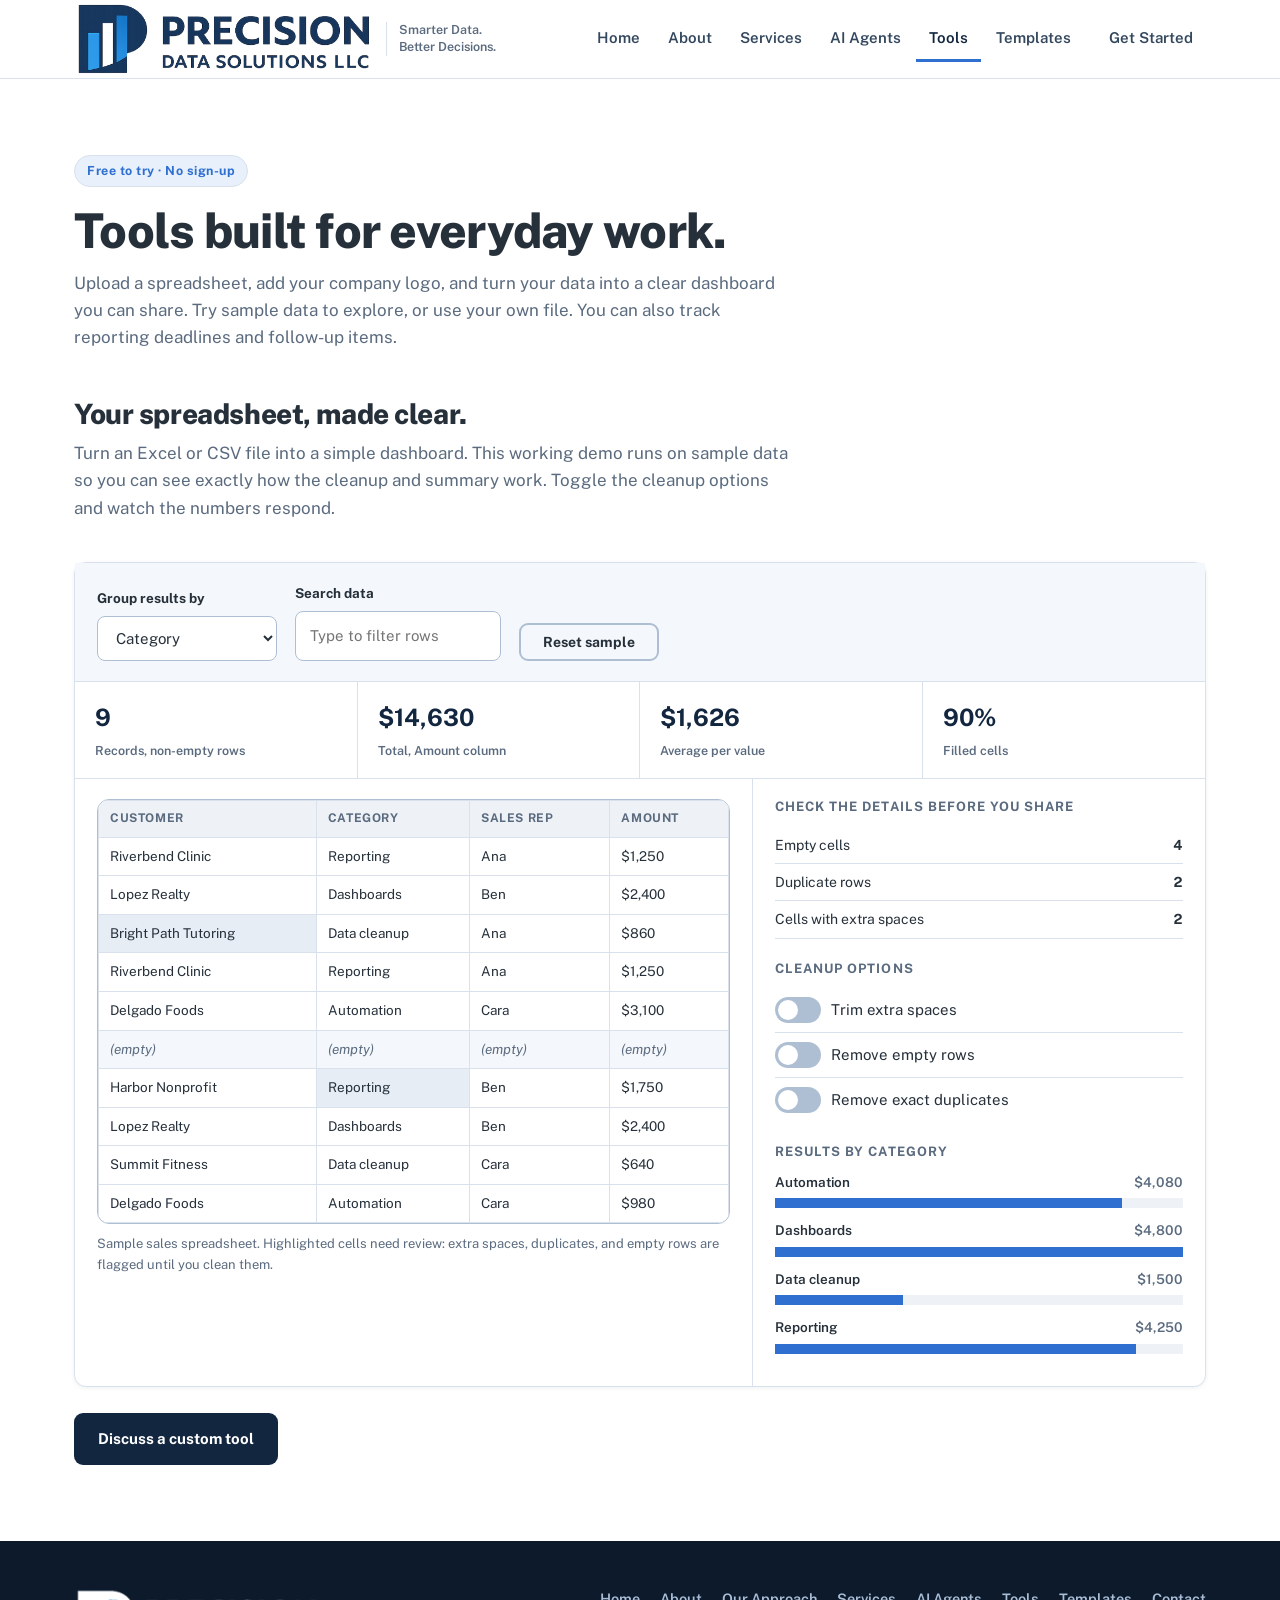
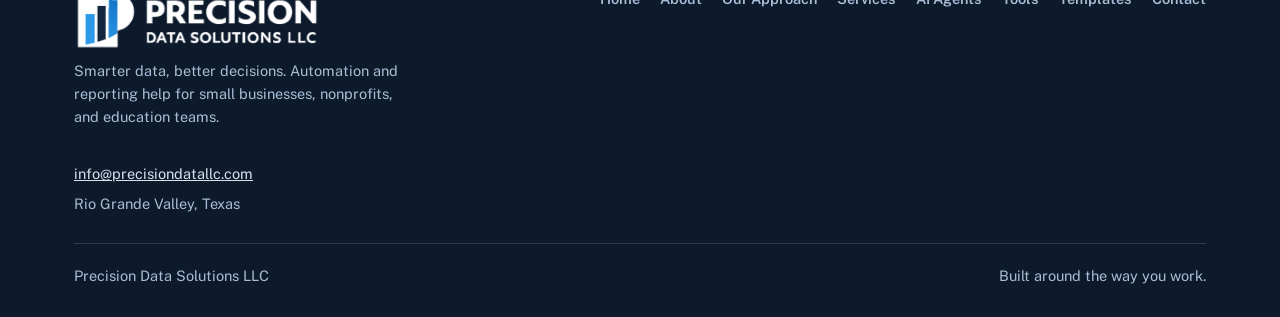
<file: tools.html>
<!doctype html>
<html lang="en">
  <head>
    <meta charset="utf-8" />
    <meta name="viewport" content="width=device-width, initial-scale=1, viewport-fit=cover" />
    <meta name="color-scheme" content="light dark" />
    <meta name="description" content="Free tools built for everyday work. Try the spreadsheet cleanup and dashboard demo on sample data, no sign-up needed." />
    <link rel="icon" href="assets/logo.png" />
    <title>Tools | Precision Data Solutions</title>
    <link rel="preconnect" href="https://fonts.googleapis.com" />
    <link rel="preconnect" href="https://fonts.gstatic.com" crossorigin />
    <link href="https://fonts.googleapis.com/css2?family=Public+Sans:ital,wght@0,400;0,500;0,600;0,700;0,800;1,400&display=swap" rel="stylesheet" />
    <link rel="stylesheet" href="assets/css/site.css" />
  </head>
  <body>
    <header class="site-header">
      <div class="header-inner">
        <a class="brand" href="index.html" aria-label="Precision Data Solutions LLC, home">
          <img class="brand-logo" src="assets/logo-transparent.png" alt="Precision Data Solutions LLC" />
          <span class="brand-slogan">Smarter Data.<br />Better Decisions.</span>
        </a>
        <button class="menu-toggle" id="menuToggle" aria-expanded="false" aria-controls="mainNav">Menu</button>
        <nav class="main-nav" id="mainNav" aria-label="Main">
          <a href="index.html">Home</a>
          <a href="about.html">About</a>
          <a href="services.html">Services</a>
          <a href="ai-agents.html">AI Agents</a>
          <a href="tools.html" class="active">Tools</a>
          <a href="templates.html">Templates</a>
          <a href="contact.html" class="btn btn-primary btn-small header-cta">Get Started</a>
        </nav>
      </div>
    </header>

    <main id="top">

        <section class="band" style="padding-bottom:36px;">
          <div class="wrap">
            <div class="section-head reveal" style="margin-bottom:0;">
              <span class="tag">Free to try · No sign-up</span>
              <h2 style="font-size:clamp(32px,5vw,48px);">Tools built for everyday work.</h2>
              <p>Upload a spreadsheet, add your company logo, and turn your data into a clear dashboard you can share. Try sample data to explore, or use your own file. You can also track reporting deadlines and follow-up items.</p>
            </div>
          </div>
        </section>
        <section class="band" style="padding-top:10px;">
          <div class="wrap">
            <div class="section-head reveal">
              <h2 style="font-size:28px;">Your spreadsheet, made clear.</h2>
              <p>Turn an Excel or CSV file into a simple dashboard. This working demo runs on sample data so you can see exactly how the cleanup and summary work. Toggle the cleanup options and watch the numbers respond.</p>
            </div>
            <div class="tool-shell reveal">
              <div class="tool-toolbar">
                <div class="field">
                  <label for="groupBy">Group results by</label>
                  <select id="groupBy">
                    <option value="category">Category</option>
                    <option value="rep">Sales rep</option>
                  </select>
                </div>
                <div class="field">
                  <label for="searchBox">Search data</label>
                  <input type="search" id="searchBox" placeholder="Type to filter rows" />
                </div>
                <div class="field" style="min-width:140px;">
                  <label>&nbsp;</label>
                  <button type="button" class="btn btn-outline btn-small" id="resetTool" style="width:100%;">Reset sample</button>
                </div>
              </div>
              <div class="tool-stats">
                <div class="tool-stat"><b id="statRecords">0</b><span>Records, non-empty rows</span></div>
                <div class="tool-stat"><b id="statTotal">$0</b><span>Total, Amount column</span></div>
                <div class="tool-stat"><b id="statAvg">$0</b><span>Average per value</span></div>
                <div class="tool-stat"><b id="statFilled">0%</b><span>Filled cells</span></div>
              </div>
              <div class="tool-body">
                <div class="tool-table-wrap">
                  <div class="mini-sheet">
                    <table>
                      <thead><tr><th>Customer</th><th>Category</th><th>Sales rep</th><th>Amount</th></tr></thead>
                      <tbody id="toolRows"></tbody>
                    </table>
                  </div>
                  <p style="font-size:13px; color:var(--muted); margin-top:10px;">Sample sales spreadsheet. Highlighted cells need review: extra spaces, duplicates, and empty rows are flagged until you clean them.</p>
                </div>
                <div class="tool-side">
                  <h4>Check the details before you share</h4>
                  <div class="quality-line"><span>Empty cells</span><b id="qEmpty">0</b></div>
                  <div class="quality-line"><span>Duplicate rows</span><b id="qDup">0</b></div>
                  <div class="quality-line"><span>Cells with extra spaces</span><b id="qSpaces">0</b></div>
                  <h4 style="margin-top:22px;">Cleanup options</h4>
                  <label class="check-row"><span class="switch"><input type="checkbox" id="optTrim" /><i></i></span><span>Trim extra spaces</span></label>
                  <label class="check-row"><span class="switch"><input type="checkbox" id="optEmpty" /><i></i></span><span>Remove empty rows</span></label>
                  <label class="check-row"><span class="switch"><input type="checkbox" id="optDup" /><i></i></span><span>Remove exact duplicates</span></label>
                  <h4 style="margin-top:22px;">Results by category</h4>
                  <div class="cat-bars" id="catBars"></div>
                </div>
              </div>
            </div>
            <div style="margin-top:26px;" class="reveal">
              <a href="contact.html" class="btn btn-navy">Discuss a custom tool</a>
            </div>
          </div>
        </section>
    </main>

    <footer>
      <div class="wrap">
        <div class="footer-grid">
          <div>
            <img src="assets/logo-footer-light.png" alt="Precision Data Solutions LLC" style="height:64px; width:auto; display:block;" />
            <p style="margin-top:8px; max-width:340px;">Smarter data, better decisions. Automation and reporting help for small businesses, nonprofits, and education teams.</p>
          </div>
          <nav class="footer-nav" aria-label="Footer">
            <a href="index.html">Home</a>
            <a href="about.html">About</a>
            <a href="about.html#approach">Our Approach</a>
            <a href="services.html">Services</a>
            <a href="ai-agents.html">AI Agents</a>
            <a href="tools.html">Tools</a>
            <a href="templates.html">Templates</a>
            <a href="contact.html">Contact</a>
          </nav>
          <div>
            <p><a href="mailto:info@precisiondatallc.com" style="color:#d7e2ef;">info@precisiondatallc.com</a></p>
            <p style="margin-top:6px;">Rio Grande Valley, Texas</p>
          </div>
        </div>
        <div class="footer-base">
          <span>Precision Data Solutions LLC</span>
          <span>Built around the way you work.</span>
        </div>
      </div>
    </footer>
    <script>
      (function () {
        "use strict";
        var $ = function (s, c) { return (c || document).querySelector(s); };
        var $$ = function (s, c) { return Array.prototype.slice.call((c || document).querySelectorAll(s)); };

        /* ================================================================
           CONFIG: FORM HANDLER ENDPOINT (deploy step)
           Set FORM_ENDPOINT to the live form handler URL before launch
           (for example a form service endpoint such as Formspree, or a
           Netlify Forms / serverless endpoint). While it is empty,
           forms validate and show their confirmation state locally and
           NOTHING is transmitted anywhere.
           ================================================================ */
        var CONFIG = { FORM_ENDPOINT: "https://formsubmit.co/ajax/precisiondatasol@gmail.com" };

        function submitToHandler(formName, payload, successEl, errorEl) {
          function done() {
            if (errorEl) errorEl.classList.remove("show");
            if (successEl) successEl.classList.add("show");
          }
          if (!CONFIG.FORM_ENDPOINT) {
            if (window.console) console.info("Precision site: form endpoint not configured yet, showing local confirmation only.", formName, payload);
            done();
            return;
          }
          fetch(CONFIG.FORM_ENDPOINT, {
            method: "POST",
            headers: { "Content-Type": "application/json", "Accept": "application/json" },
            body: JSON.stringify(Object.assign({ form: formName }, payload))
          }).then(function (r) {
            if (!r.ok) throw new Error("form send failed");
            done();
          }).catch(function () {
            if (successEl) successEl.classList.remove("show");
            if (errorEl) errorEl.classList.add("show");
          });
        }
        function validEmail(v) { return /^[^\s@]+@[^\s@]+\.[^\s@]+$/.test(v); }

        /* ---------------- mobile menu ---------------- */
        var menuToggle = $("#menuToggle");
        if (menuToggle) menuToggle.addEventListener("click", function () {
          var nav = $("#mainNav");
          var open = nav.classList.toggle("open");
          this.setAttribute("aria-expanded", open ? "true" : "false");
        });

        /* ---------------- reveal on scroll ---------------- */
        var revealObs = null;
        function initReveals() {
          var els = $$(".reveal:not(.in)");
          if (!("IntersectionObserver" in window)) { els.forEach(function (e) { e.classList.add("in"); }); return; }
          if (revealObs) revealObs.disconnect();
          revealObs = new IntersectionObserver(function (entries) {
            entries.forEach(function (en) { if (en.isIntersecting) { en.target.classList.add("in"); revealObs.unobserve(en.target); } });
          }, { threshold: 0.08 });
          els.forEach(function (e) { revealObs.observe(e); });
        }

        if (document.getElementById("heroBars")) {
/* ---------------- hero counters + bars ---------------- */
        var homeAnimated = false;
        function animateHome() {
          $$("#heroBars .bar").forEach(function (b) { b.style.height = b.getAttribute("data-h") + "%"; });
          if (homeAnimated) return;
          homeAnimated = true;
          $$("[data-count]").forEach(function (el) {
            var target = parseInt(el.getAttribute("data-count"), 10);
            var suffix = el.getAttribute("data-suffix") || "";
            var start = null;
            function tick(ts) {
              if (!start) start = ts;
              var p = Math.min((ts - start) / 1100, 1);
              el.textContent = Math.round(target * p).toLocaleString("en-US") + suffix;
              if (p < 1) requestAnimationFrame(tick);
            }
            requestAnimationFrame(tick);
          });
        }

        
          animateHome();
        }
        if (document.getElementById("questionList")) {
/* ---------------- questions accordion ---------------- */
        $$("#questionList > li > button").forEach(function (btn) {
          btn.addEventListener("click", function () {
            var li = btn.parentElement;
            var wasOpen = li.classList.contains("open");
            $$("#questionList > li").forEach(function (x) { x.classList.remove("open"); x.querySelector("button").setAttribute("aria-expanded", "false"); });
            if (!wasOpen) { li.classList.add("open"); btn.setAttribute("aria-expanded", "true"); }
          });
        });

        
        }
        if (document.querySelector(".step-btn")) {
/* ---------------- approach stepper ---------------- */
        var STEPS = [
          { title: "1. Understand", body: "Your workflow and how your data is currently used. We start by watching the work as it really happens: where the numbers come from, who touches them, and where the process gets stuck." },
          { title: "2. Identify", body: "Opportunities to reduce manual work and improve clarity. We map the repeated tasks, the rebuilds, and the reconciliations, then rank them by the time they cost you every week." },
          { title: "3. Design & Build", body: "Automation tailored to your tools and needs. We build in the tools your team already uses, test with your real examples, and document how everything works." },
          { title: "4. Deliver", body: "Clear reports, dashboards, or summaries your team can confidently use, plus a walkthrough so the workflow keeps running after we hand it over." }
        ];
        function selectStep(i) {
          $$(".step-btn").forEach(function (b, j) { b.classList.toggle("active", j === i); b.setAttribute("aria-selected", j === i ? "true" : "false"); });
          $("#stepTitle").textContent = STEPS[i].title;
          $("#stepBody").textContent = STEPS[i].body;
          $("#stepProgress").style.width = ((i + 1) * 25) + "%";
        }
        $$(".step-btn").forEach(function (b) { b.addEventListener("click", function () { selectStep(parseInt(b.getAttribute("data-step"), 10)); }); });

        
        }
        if (document.querySelector(".prod-btn")) {
/* ---------------- product showcase ---------------- */
        function selectProd(i) {
          $$(".prod-btn").forEach(function (b, j) { b.classList.toggle("active", j === i); b.setAttribute("aria-selected", j === i ? "true" : "false"); });
          $$(".prod-panel").forEach(function (p, j) { p.classList.toggle("active", j === i); });
        }
        $$(".prod-btn").forEach(function (b) { b.addEventListener("click", function () { selectProd(parseInt(b.getAttribute("data-prod"), 10)); }); });
        $$(".prod-list, .player-tabs").forEach(function (list) {
          list.addEventListener("keydown", function (ev) {
            if (ev.key !== "ArrowRight" && ev.key !== "ArrowLeft" && ev.key !== "ArrowDown" && ev.key !== "ArrowUp") return;
            var btns = $$("button", list);
            var idx = btns.indexOf(document.activeElement);
            if (idx === -1) return;
            ev.preventDefault();
            var next = (ev.key === "ArrowRight" || ev.key === "ArrowDown") ? (idx + 1) % btns.length : (idx - 1 + btns.length) % btns.length;
            btns[next].focus();
            btns[next].click();
          });
        });

        
        }
        if (document.querySelector(".tier")) {
/* ---------------- tiers ---------------- */
        var TIERS = [
          "<b>Starter includes:</b> setup, testing with your examples, and a walkthrough.",
          "<b>Growth includes:</b> setup, testing, documentation, and a walkthrough.",
          "<b>Full System includes:</b> setup, testing, documentation, training, and ongoing upkeep planning."
        ];
        $$(".tier").forEach(function (t) {
          t.addEventListener("click", function () {
            var i = parseInt(t.getAttribute("data-tier"), 10);
            $$(".tier").forEach(function (x, j) {
              x.classList.toggle("selected", j === i);
              x.setAttribute("aria-pressed", j === i ? "true" : "false");
              x.querySelector(".tier-pick").textContent = j === i ? "Selected. Included items below." : "Select to see what is included";
            });
            var d = $("#tierDetail");
            d.innerHTML = TIERS[i];
            d.classList.add("show");
          });
        });

        
        }
        if (document.getElementById("serviceList")) {
/* ---------------- services explorer ---------------- */
        var SERVICES = [
          { name: "Data Cleanup & Organization", desc: "Standardize spreadsheets, remove duplicates, reconcile records, and turn scattered information into a consistent source your team can trust.", tools: ["Excel", "Google Sheets", "Deduplication", "Reconciliation"] },
          { name: "Compliance & Program Reporting", desc: "Build monitoring trackers, audit summaries, and recurring reports that make deadlines, missing items, and program performance easier to follow.", tools: ["Monitoring trackers", "Audit summaries", "Recurring reports"] },
          { name: "Dashboards & Data Visualization", desc: "Bring key metrics together in Power BI, Tableau, or Excel dashboards that help you see trends, track progress, and share results.", tools: ["Power BI", "Tableau", "Excel dashboards"] },
          { name: "Surveys & Data Analysis", desc: "Turn survey responses, customer feedback, attendance, and service data into clear summaries that help your team decide what to do next.", tools: ["Survey summaries", "Feedback analysis", "Attendance data"] },
          { name: "Excel & Microsoft 365 Automation", desc: "Streamline recurring reports, approvals, reminders, and document workflows with Excel, Office Scripts, Power Automate, Forms, and SharePoint.", tools: ["Excel", "Office Scripts", "Power Automate", "Forms", "SharePoint"] },
          { name: "Custom Tools & Scripts", desc: "Create practical Python scripts, trackers, and lightweight web tools for the repetitive tasks that off-the-shelf systems do not handle well.", tools: ["Python", "Trackers", "Lightweight web tools"] },
          { name: "Databases & Data Collection", desc: "Organize information with SQL, structured spreadsheets, and online forms so records are easier to maintain, connect, and report.", tools: ["SQL", "Structured spreadsheets", "Online forms"] },
          { name: "Consulting & Hands-On Training", desc: "Get practical support with reporting, process improvement, and the tools your team uses, plus clear walkthroughs and documentation for ongoing use.", tools: ["Process reviews", "Walkthroughs", "Documentation"] },
          { name: "Dashboards and Reporting", desc: "Power BI and live dashboards plus recurring report packs, so leaders see current numbers in one place instead of waiting for a rebuilt spreadsheet.", tools: ["Power BI", "Live dashboards", "Scheduled reports"] },
          { name: "Automations and Workflows", desc: "Excel, Microsoft 365, and custom workflows that remove repeat work: recurring reports, approvals, reminders, and document steps that run the same way every time.", tools: ["Excel", "Microsoft 365", "Power Automate", "Custom workflows"] },
          { name: "Integrations", desc: "Connect the tools you already use so data flows instead of being retyped: forms feed trackers, trackers feed dashboards, and changes are logged for review.", tools: ["Forms to sheets", "Sheet to dashboard", "Change logs"] },
          { name: "Compliance and Deadline Reporting", desc: "Recurring reports, deadline tracking, and audit ready exports that show what is due, what is missing, and what needs attention before it is late.", tools: ["Deadline trackers", "Missing item lists", "Audit ready exports"] },
          { name: "Training and Ongoing Upkeep", desc: "Walkthroughs, documentation, and a care plan that keeps agents, trackers, and dashboards current as your team and your numbers change.", tools: ["Walkthroughs", "Documentation", "Care plan"] },
          { name: "Formula Help", desc: "Describe the calculation in plain words and get a working Excel or Google Sheets formula back, with a short explanation of what each part does. No more hunting through help forums or guessing at a SUMIFS: we write it, test it on your real sheet, and leave a note beside it so your team can reuse it.", tools: ["Excel formulas", "Google Sheets formulas", "Plain language in, formula out", "Tested on your data"] }
        ];
        var svcList = $("#serviceList"), svcPanels = $("#servicePanels");
        SERVICES.forEach(function (s, i) {
          var b = document.createElement("button");
          b.type = "button"; b.className = "explorer-btn" + (i === 0 ? " active" : "");
          b.setAttribute("role", "tab"); b.setAttribute("aria-selected", i === 0 ? "true" : "false");
          b.textContent = s.name;
          b.addEventListener("click", function () { selectService(i); });
          svcList.appendChild(b);
          var p = document.createElement("div");
          p.className = "explorer-panel" + (i === 0 ? " active" : "");
          p.innerHTML = "<h3></h3><p></p><h4>Tools we use</h4><div class='tool-chips'></div>";
          p.querySelector("h3").textContent = s.name;
          p.querySelector("p").textContent = s.desc;
          var chips = p.querySelector(".tool-chips");
          s.tools.forEach(function (t) { var c = document.createElement("span"); c.textContent = t; chips.appendChild(c); });
          var cta = document.createElement("div");
          cta.style.marginTop = "24px";
          cta.innerHTML = "<a class='btn btn-navy btn-small' href='contact.html'>Ask about this service</a>";
          p.appendChild(cta);
          svcPanels.appendChild(p);
        });
        function selectService(i) {
          $$(".explorer-btn").forEach(function (b, j) { b.classList.toggle("active", j === i); b.setAttribute("aria-selected", j === i ? "true" : "false"); });
          $$(".explorer-panel").forEach(function (p, j) { p.classList.toggle("active", j === i); });
        }

        
          var svcParam = parseInt(new URLSearchParams(location.search).get("service"), 10);
          if (!isNaN(svcParam) && svcParam >= 0 && svcParam < SERVICES.length) selectService(svcParam);
        }
        if (document.querySelector("[data-aud]")) {
/* ---------------- about audience tabs ---------------- */
        $$("[data-aud]").forEach(function (b) {
          b.addEventListener("click", function () {
            var i = parseInt(b.getAttribute("data-aud"), 10);
            $$("[data-aud]").forEach(function (x, j) { x.classList.toggle("active", j === i); x.setAttribute("aria-selected", j === i ? "true" : "false"); });
            $$("[data-aud-panel]").forEach(function (p, j) { p.classList.toggle("active", j === i); });
          });
        });

        
        }
        if (document.getElementById("toolRows")) {
/* ---------------- tools demo ---------------- */
        var RAW = [
          { customer: "Riverbend Clinic", category: "Reporting", rep: "Ana", amount: 1250 },
          { customer: "Lopez Realty", category: "Dashboards", rep: "Ben", amount: 2400 },
          { customer: "  Bright Path Tutoring", category: "Data cleanup", rep: "Ana", amount: 860 },
          { customer: "Riverbend Clinic", category: "Reporting", rep: "Ana", amount: 1250 },
          { customer: "Delgado Foods", category: "Automation", rep: "Cara", amount: 3100 },
          { customer: "", category: "", rep: "", amount: null },
          { customer: "Harbor Nonprofit", category: "Reporting ", rep: "Ben", amount: 1750 },
          { customer: "Lopez Realty", category: "Dashboards", rep: "Ben", amount: 2400 },
          { customer: "Summit Fitness", category: "Data cleanup", rep: "Cara", amount: 640 },
          { customer: "Delgado Foods", category: "Automation", rep: "Cara", amount: 980 }
        ];
        function money(n) { return "$" + Math.round(n).toLocaleString("en-US"); }
        function isEmptyRow(r) { return !r.customer.trim() && !r.category.trim() && !r.rep.trim() && (r.amount === null || r.amount === ""); }
        function keyOf(r) { return [r.customer, r.category, r.rep, String(r.amount)].join("|"); }
        function analyze(rows) {
          var totalCells = 0, filled = 0, emptyCells = 0, spaceCells = 0, seen = {}, dups = 0;
          rows.forEach(function (r) {
            [r.customer, r.category, r.rep].forEach(function (v) {
              totalCells++;
              if (v.trim() === "") emptyCells++; else { filled++; if (v !== v.trim()) spaceCells++; }
            });
            totalCells++;
            if (r.amount === null || r.amount === "") emptyCells++; else filled++;
            var k = keyOf(r);
            if (seen[k] && !isEmptyRow(r)) dups++;
            seen[k] = true;
          });
          return { filledPct: totalCells ? Math.round(filled / totalCells * 100) : 0, emptyCells: emptyCells, spaceCells: spaceCells, dups: dups };
        }
        function renderTool() {
          var trim = $("#optTrim").checked, dropEmpty = $("#optEmpty").checked, dropDup = $("#optDup").checked;
          var groupBy = $("#groupBy").value, q = $("#searchBox").value.trim().toLowerCase();
          var rows = RAW.map(function (r) {
            var c = { customer: r.customer, category: r.category, rep: r.rep, amount: r.amount };
            if (trim) { c.customer = c.customer.trim(); c.category = c.category.trim(); c.rep = c.rep.trim(); }
            return c;
          });
          var seen = {};
          var view = rows.filter(function (r) {
            if (dropEmpty && isEmptyRow(r)) return false;
            if (dropDup) { var k = keyOf(r); if (seen[k]) return false; seen[k] = true; }
            if (q) {
              var hay = (r.customer + " " + r.category + " " + r.rep + " " + (r.amount || "")).toLowerCase();
              if (hay.indexOf(q) === -1) return false;
            }
            return true;
          });
          var tbody = $("#toolRows");
          tbody.innerHTML = "";
          var totals = {}, sum = 0, count = 0;
          view.forEach(function (r) {
            var tr = document.createElement("tr");
            if (isEmptyRow(r)) tr.className = "empty-row";
            [r.customer, r.category, r.rep].forEach(function (v) {
              var td = document.createElement("td");
              td.textContent = v === "" ? "(empty)" : v;
              if (v !== "" && v !== v.trim()) td.className = "dirty";
              tr.appendChild(td);
            });
            var tdA = document.createElement("td");
            tdA.textContent = (r.amount === null || r.amount === "") ? "(empty)" : money(r.amount);
            tr.appendChild(tdA);
            tbody.appendChild(tr);
            if (!isEmptyRow(r) && typeof r.amount === "number") {
              sum += r.amount; count++;
              var g = groupBy === "rep" ? (r.rep || "(none)") : (r.category.trim() || "(none)");
              totals[g] = (totals[g] || 0) + r.amount;
            }
          });
          if (!view.length) {
            var tr2 = document.createElement("tr");
            var td2 = document.createElement("td");
            td2.colSpan = 4; td2.textContent = "No rows match your search.";
            tr2.appendChild(td2); tbody.appendChild(tr2);
          }
          var dataRows = view.filter(function (r) { return !isEmptyRow(r); });
          $("#statRecords").textContent = dataRows.length;
          $("#statTotal").textContent = money(sum);
          $("#statAvg").textContent = count ? money(sum / count) : "$0";
          var a = analyze(rows.filter(function (r) {
            if (dropEmpty && isEmptyRow(r)) return false;
            return true;
          }));
          $("#statFilled").textContent = a.filledPct + "%";
          $("#qEmpty").textContent = analyze(rows).emptyCells;
          $("#qDup").textContent = analyze(rows).dups;
          $("#qSpaces").textContent = analyze(rows).spaceCells;
          var bars = $("#catBars");
          bars.innerHTML = "";
          var max = 0;
          Object.keys(totals).forEach(function (k) { if (totals[k] > max) max = totals[k]; });
          Object.keys(totals).sort().forEach(function (k) {
            var row = document.createElement("div");
            row.className = "cat-row";
            row.innerHTML = "<div class='cat-meta'><span></span><span></span></div><div class='cat-track'><div class='cat-fill'></div></div>";
            row.querySelector(".cat-meta span").textContent = k;
            row.querySelectorAll(".cat-meta span")[1].textContent = money(totals[k]);
            row.querySelector(".cat-fill").style.width = max ? (totals[k] / max * 100) + "%" : "0%";
            bars.appendChild(row);
          });
        }
        ["optTrim", "optEmpty", "optDup", "groupBy", "searchBox"].forEach(function (id) {
          $("#" + id).addEventListener("input", renderTool);
          $("#" + id).addEventListener("change", renderTool);
        });
        $("#resetTool").addEventListener("click", function () {
          $("#optTrim").checked = false; $("#optEmpty").checked = false; $("#optDup").checked = false;
          $("#searchBox").value = ""; $("#groupBy").value = "category";
          renderTool();
        });
        renderTool();


        
        }
        if (document.querySelector("[data-work]")) {
/* ---------------- home: parts of the week ---------------- */
        var WORK = [
          { title: "Follow ups that never go quiet", url: "Client Work Tracker, Precision workspace", checks: ["Every open conversation tracked in one list", "Quiet clients flagged before they go stale", "Follow up drafts written and waiting for your approval", "Long threads summed up in two lines, unhappy tone flagged"], visual: "<div class='mini-sheet'><table><thead><tr><th>Client</th><th>Status</th><th>AI: Next step</th></tr></thead><tbody><tr><td>Lopez Realty</td><td>Waiting on data</td><td class='ai'>Draft follow up ready</td></tr><tr><td>Riverbend Clinic</td><td>Current</td><td class='ai'>No action needed</td></tr><tr><td>Bright Path Tutoring</td><td>Complete</td><td class='ai'>Invoice sent</td></tr></tbody></table></div>" },
          { title: "Reports that build themselves", url: "Weekly Numbers Dashboard, Precision workspace", checks: ["Recurring reports run on a schedule, not rebuilt by hand", "Totals checked against the source before anything is shared", "Ask a question in plain words, get a chart back", "Your Monday brief lands with the changes already flagged"], visual: "<div class='tile-grid'><div class='tile'><b>On time</b><span>Reports this month</span></div><div class='tile'><b>1 view</b><span>All key numbers</span></div><div class='tile'><b>Checked</b><span>Against source totals</span></div></div><div class='bars' style='height:64px;'><div class='bar' style='height:45%'></div><div class='bar' style='height:60%'></div><div class='bar alt' style='height:55%'></div><div class='bar' style='height:78%'></div><div class='bar' style='height:92%'></div></div>" },
          { title: "The day to day, in one place", url: "Operations Dashboard, Precision workspace", checks: ["Open jobs, due dates, and blocked items on one screen", "Missing items listed before they make you late", "Routine steps run the same way every time", "Anything unusual is flagged for your approval, not buried"], visual: "<div class='mini-sheet'><table><thead><tr><th>Job</th><th>Due</th><th>Status</th></tr></thead><tbody><tr><td>November dashboard refresh</td><td>Nov 12</td><td class='ai'>In progress</td></tr><tr><td>Quarterly export</td><td>Dec 1</td><td class='ai'>2 items missing</td></tr><tr><td>October report pack</td><td>Nov 7</td><td class='ai'>Filed</td></tr></tbody></table></div>" },
          { title: "New inquiries, filed and followed", url: "Client Intake Sheet, Precision workspace", checks: ["Voice or text in, however the inquiry arrives", "Structured entries filed in your tracker for you", "Nothing sits in an inbox waiting to be typed up", "First follow up drafted and waiting for your approval"], visual: "<div class='intake-out'><b>Filed entry:</b> New lead, Lopez Realty, needs a listings dashboard, callback Thursday. Source: voice note, 0:42.</div><p style='font-size:13px; color:var(--muted); margin-top:10px;'>Ready in your tracker, with the follow up drafted.</p>" }
        ];
        $$("[data-work]").forEach(function (b) {
          b.addEventListener("click", function () {
            var i = parseInt(b.getAttribute("data-work"), 10);
            $$("[data-work]").forEach(function (x, j) { x.classList.toggle("active", j === i); x.setAttribute("aria-selected", j === i ? "true" : "false"); });
            var d = WORK[i];
            $("#workTitle").textContent = d.title;
            $("#workUrl").textContent = d.url;
            var ul = $("#workChecks"); ul.innerHTML = "";
            d.checks.forEach(function (c) { var li = document.createElement("li"); li.textContent = c; ul.appendChild(li); });
            $("#workVisual").innerHTML = d.visual;
          });
        });

        
        }
        if (document.querySelector("[data-formula]")) {
/* ---------------- formula help demo ---------------- */
        var FORMULAS = [
          { out: "=SUMIFS(C:C, A:A, \"Ana\", B:B, \"October\")", why: "<b>In plain words:</b> Add the amounts in column C, but only on rows where column A says Ana and column B says October. We test it on your sheet before it stays." },
          { out: "=COUNTIF(D:D, \"Waiting on us\")", why: "<b>In plain words:</b> Count every row where column D says Waiting on us, so the number updates itself as statuses change. No recounting by hand." },
          { out: "=IF(AND(F2=\"Unpaid\", TODAY()-E2>30), \"Overdue\", \"\")", why: "<b>In plain words:</b> If a row is marked Unpaid and its date is more than 30 days old, write Overdue next to it. Otherwise leave it blank, so only the rows that need you stand out." }
        ];
        $$("[data-formula]").forEach(function (b) {
          b.addEventListener("click", function () {
            var i = parseInt(b.getAttribute("data-formula"), 10);
            $$("[data-formula]").forEach(function (x, j) { x.classList.toggle("active", j === i); });
            $("#formulaOut").textContent = FORMULAS[i].out;
            $("#formulaWhy").innerHTML = FORMULAS[i].why;
          });
        });

        
        }
        if (document.querySelector("[data-ask]")) {
/* ---------------- ask your numbers demo ---------------- */
        var ASKS = [
          { answer: "<b>Dashboards grew fastest,</b> up the most of any service this quarter, ahead of Reporting and Automation.", bars: [88, 57, 41, 26], labels: ["Dashboards", "Reporting", "Automation", "Cleanup"] },
          { answer: "<b>January was your strongest month,</b> with steady growth since September and no down months.", bars: [38, 52, 66, 92], labels: ["Sep", "Oct", "Nov", "Jan"] },
          { answer: "<b>Referrals bring in the most new clients,</b> ahead of your website and walk ins combined this quarter.", bars: [84, 46, 30, 18], labels: ["Referrals", "Website", "Social", "Walk ins"] }
        ];
        $$("[data-ask]").forEach(function (b) {
          b.addEventListener("click", function () {
            var i = parseInt(b.getAttribute("data-ask"), 10);
            $$("[data-ask]").forEach(function (x, j) { x.classList.toggle("active", j === i); });
            var d = ASKS[i];
            $("#askAnswer").innerHTML = d.answer;
            $$("#askBars .bar").forEach(function (bar, j) { bar.style.height = d.bars[j] + "%"; });
            d.labels.forEach(function (l, j) { $("#askL" + j).textContent = l; });
          });
        });

        
        }
        if (document.getElementById("tplGrid")) {
/* ---------------- templates library ---------------- */
        $$("[data-tpl-filter]").forEach(function (b) {
          b.addEventListener("click", function () {
            var f = b.getAttribute("data-tpl-filter");
            $$("[data-tpl-filter]").forEach(function (x) { x.classList.toggle("active", x === b); });
            $$(".tpl-card").forEach(function (c) { c.style.display = (f === "all" || c.getAttribute("data-tpl-cat") === f) ? "" : "none"; });
          });
        });
        $$("[data-tpl-get]").forEach(function (b) {
          b.addEventListener("click", function () {
            $("#tplSignupTitle").textContent = "Get the " + b.getAttribute("data-tpl-get");
            var tplSel = $("#tplTemplate"); if (tplSel) tplSel.value = b.getAttribute("data-tpl-get");
            $("#tplSignup").classList.add("show");
            $("#tplSuccess").classList.remove("show");
            $("#tplError").classList.remove("show");
            $("#tplSignup").scrollIntoView({ behavior: "smooth", block: "center" });
            $("#tplEmail").focus({ preventScroll: true });
          });
        });

        }
        if (document.querySelector("[data-plat]")) {
/* ---------------- platforms explorer ---------------- */
        var PLATS = [
          { title: "Microsoft 365", body: "In Outlook the agent sorts mail and drafts replies. In Excel it cleans and updates trackers. In Teams it posts your brief where your team already reads it, and in SharePoint it files reports in the right folder. Every send, post, and file change waits for the owner\u2019s approval.", items: ["Outlook: triage, drafts, follow up tracking", "Excel and SharePoint: updated trackers and filed reports", "Teams: briefs and alerts in your existing channels"] },
          { title: "Google Workspace", body: "In Gmail the agent sorts and drafts. In Sheets it adds AI columns, flags follow ups, and keeps categories current. In Drive it files the finished report where your team expects it. Drafts and changes wait for the owner\u2019s approval.", items: ["Gmail: sorted inbox and ready drafts", "Sheets: follow up flags, summaries, categories", "Drive: reports filed and named consistently"] },
          { title: "Power BI", body: "Your numbers land in a live dashboard you can open any time. The agent keeps the refresh on schedule, checks totals against the source, and flags anything that moved a lot in your Monday brief. Publishing a changed dashboard waits for approval.", items: ["Live dashboards from your trackers and files", "Refresh checks against source totals", "Big changes flagged in the weekly brief"] },
          { title: "Excel and Google Sheets trackers", body: "The tracker you already use stays the tracker. We add AI columns for follow ups, summaries, and categories, plus cleanup with a change log. You approve the change log before anything in your sheet changes.", items: ["AI columns added to your existing tracker", "Cleanup with a change log you approve", "No new system to learn"] },
          { title: "Everyday business tools", body: "Forms, inboxes, calendars, and the other tools a small business already runs on, connected through automations so entries flow into your tracker instead of being retyped. Each connection is tested with your examples, and sends still wait for approval.", items: ["Forms feed your tracker automatically", "Inbox items become tracked follow ups", "Fewer retyped entries and duplicates"] }
        ];
        $$("[data-plat]").forEach(function(b){ b.addEventListener("click", function(){ var i=parseInt(b.getAttribute("data-plat"),10); $$("[data-plat]").forEach(function(x,j){ x.classList.toggle("active", j===i); }); var d=PLATS[i]; $("#platTitle").textContent=d.title; $("#platBody").textContent=d.body; var ul=$("#platList"); ul.innerHTML=""; d.items.forEach(function(it){ var li=document.createElement("li"); li.textContent=it; ul.appendChild(li); }); }); });

        
        }
        if (document.querySelector("[data-logo-plat]")) {
/* ---------------- platform logos sync ---------------- */
        $$("[data-logo-plat]").forEach(function (cell) {
          cell.addEventListener("click", function () {
            var i = parseInt(cell.getAttribute("data-logo-plat"), 10);
            $$("[data-logo-plat]").forEach(function (x) { x.classList.toggle("active", x === cell); });
            var target = $$("[data-plat]").filter(function (b) { return parseInt(b.getAttribute("data-plat"), 10) === i; })[0];
            if (target) target.click();
          });
        });

        
        }

        /* ---------------- free guide form ---------------- */
        var guideForm = $("#guideForm");
        if (guideForm) guideForm.addEventListener("submit", function (ev) {
          ev.preventDefault();
          var email = $("#guideEmail").value.trim();
          var ok = validEmail(email);
          $("#guideError").classList.toggle("show", !ok);
          if (!ok) { $("#guideSuccess").classList.remove("show"); return; }
          submitToHandler("free-guide", { email: email }, $("#guideSuccess"), $("#guideError"));
        });

        /* ---------------- templates signup form ---------------- */
        var tplForm = $("#tplSignup");
        if (tplForm) tplForm.addEventListener("submit", function (ev) {
          ev.preventDefault();
          var email = $("#tplEmail").value.trim();
          var ok = validEmail(email);
          $("#tplError").classList.toggle("show", !ok);
          if (!ok) { $("#tplSuccess").classList.remove("show"); return; }
          var tplSel = $("#tplTemplate");
          submitToHandler("template-signup", { email: email, template: tplSel ? tplSel.value : "" }, $("#tplSuccess"), $("#tplError"));
        });

        /* ---------------- contact form ---------------- */
        var contactForm = $("#contactForm");
        if (contactForm) contactForm.addEventListener("submit", function (ev) {
          ev.preventDefault();
          var name = $("#cfName").value.trim(), email = $("#cfEmail").value.trim(), msg = $("#cfMsg").value.trim();
          var ok = name.length > 1 && validEmail(email) && msg.length > 3;
          $("#contactError").classList.toggle("show", !ok);
          if (!ok) { $("#contactSuccess").classList.remove("show"); return; }
          submitToHandler("contact", { name: name, email: email, topic: $("#cfTopic").value, message: msg }, $("#contactSuccess"), $("#contactError"));
        });

        initReveals();
      })();
    </script>

  </body>
</html>
</file>
<file: assets/css/site.css>
:root {
        color-scheme: light dark;
        --navy: #12263f;
        --navy-2: #1b3a5f;
        --navy-3: #0c1a2c;
        --blue: #2f6fd0;
        --blue-dark: #1f56ad;
        --blue-soft: #e8f0fb;
        --ink: #26303a;
        --muted: #5b6b7f;
        --bg: #ffffff;
        --bg-soft: #eef2f7;
        --bg-softer: #f4f7fb;
        --panel: #ffffff;
        --line: #d9e2ec;
        --line-strong: #aebfd3;
        --cream: #eef2f7;
        --sand: #e2eaf3;
        --sand-deep: #dbe6f2;
        --green: #2e7d5b;
        --green-soft: #e5f2ec;
        --amber: #5f738c;
        --amber-soft: #e6edf5;
        --red: #b23c34;
        --red-soft: #f9e8e6;
        --header-bg: #ffffff;
        --header-ink: #12263f;
        --shadow: 0 2px 8px rgba(18,38,63,.08);
        --shadow-sm: 0 1px 4px rgba(18,38,63,.07);
      }
      @media (prefers-color-scheme: dark) {
        :root {
          --navy: #1a3353;
          --navy-2: #23456f;
          --navy-3: #0a141f;
          --blue: #6ea3e8;
          --blue-dark: #8fb6ef;
          --blue-soft: #1a2f4d;
          --ink: #e8eef5;
          --muted: #a8b6c6;
          --bg: #0b1420;
          --bg-soft: #132334;
          --bg-softer: #101c2a;
          --panel: #132539;
          --line: #2c405a;
          --line-strong: #41597a;
          --cream: #17283c;
          --sand: #1d2f45;
          --sand-deep: #243a55;
          --green: #6fc79f;
          --green-soft: #17382c;
          --amber: #e0aa4e;
          --amber-soft: #3a2d12;
          --red: #ef9a92;
          --red-soft: #3d201d;
          --header-bg: #0a141f;
          --header-ink: #12263f;
          --shadow: 0 18px 44px rgba(0, 0, 0, 0.45);
          --shadow-sm: 0 6px 18px rgba(0, 0, 0, 0.35);
        }
      }
      * { box-sizing: border-box; }
      html { scroll-behavior: smooth; }
      body {
        margin: 0;
        font-family: "Public Sans", "Segoe UI", Helvetica, Arial, sans-serif;
        color: var(--ink);
        background: var(--bg);
        line-height: 1.6;
        -webkit-font-smoothing: antialiased;
      }
      h1, h2, h3, h4 { line-height: 1.18; margin: 0; color: var(--ink); letter-spacing: -0.01em; }
      p { margin: 0; }
      a { color: var(--blue); }
      button { font-family: inherit; cursor: pointer; }
      :focus-visible { outline: 3px solid var(--blue); outline-offset: 2px; }
      .wrap { max-width: 1180px; margin: 0 auto; padding: 0 24px; }

      /* ---------- preview strip ---------- */
      .preview-strip {
        background: var(--amber-soft);
        color: var(--amber);
        font-size: 13px; font-weight: 600;
        text-align: center; padding: 7px 16px;
        border-bottom: 1px solid var(--line);
      }

      /* ---------- header ---------- */
      .site-header {
        position: sticky; top: 0; z-index: 60;
        background: var(--header-bg); color: var(--header-ink);
        box-shadow: none; border-bottom: 1px solid var(--line);
      }
      .header-inner {
        max-width: 1180px; margin: 0 auto; padding: 0 24px;
        display: flex; align-items: center; gap: 20px; min-height: 68px;
      }
      .brand { display: flex; align-items: center; gap: 12px; text-decoration: none; color: var(--navy); flex-shrink: 0; }
      .brand-mark {
        width: 38px; height: 38px; background: #fff; color: var(--navy);
        display: grid; place-items: center; font-weight: 800; font-size: 15px; letter-spacing: 0.02em;
      }
      @media (prefers-color-scheme: dark) { .brand-mark { background: var(--blue); color: #0a141f; } }
      .brand-name { font-weight: 800; font-size: 17px; line-height: 1.15; }
      .brand-name small { display: block; font-weight: 500; font-size: 11px; letter-spacing: 0.14em; text-transform: uppercase; color: #b9c9dc; }
      .main-nav { display: flex; gap: 2px; margin-left: auto; align-items: center; flex-shrink: 0; }
      .main-nav button {
        background: none; border: 0; color: #33475e; font-size: 15px; font-weight: 600;
        padding: 9px 10px; border-bottom: 3px solid transparent; white-space: nowrap;
      }
      .main-nav button:hover { color: var(--navy); }
      .main-nav button.active { color: var(--navy); border-bottom-color: var(--blue); }
      .btn {
        display: inline-block; text-decoration: none; font-weight: 700; font-size: 15px;
        padding: 12px 22px; border: 2px solid transparent; text-align: center;
        transition: background 0.15s ease, border-color 0.15s ease, transform 0.15s ease;
      }
      .btn:active { transform: translateY(1px); }
      .btn-primary { background: var(--blue); color: #fff; }
      .btn-primary:hover { background: var(--blue-dark); }
      .btn-navy { background: var(--navy); color: #fff; }
      .btn-navy:hover { background: var(--navy-2); }
      .btn-outline { border-color: var(--line-strong); color: var(--ink); background: transparent; }
      .btn-outline:hover { border-color: var(--navy); }
      .btn-outline-light { border-color: rgba(255,255,255,0.55); color: #fff; background: transparent; }
      .btn-outline-light:hover { border-color: #fff; }
      .btn-small { padding: 9px 16px; font-size: 14px; }
      .header-cta { margin-left: 10px; white-space: nowrap; flex-shrink: 0; }
      .menu-toggle {
        display: none; margin-left: auto; background: none; border: 1px solid var(--line-strong);
        color: var(--navy); font-size: 14px; font-weight: 700; padding: 8px 14px;
      }

      .brand-logo{height:78px; width:auto; display:block} .brand-slogan{font-size:12.5px; font-weight:600; color:var(--muted); border-left:1px solid var(--line); padding-left:12px; line-height:1.35} @media(max-width:700px){.brand-slogan{display:none} .brand-logo{height:58px}}
      /* ---------- generic sections ---------- */
      .view { display: none; }
      .view.active { display: block; }
      section.band { padding: 48px 0; }
      section.band-soft { background: var(--bg-soft); }
      section.band-navy { background: var(--navy); color: #e7eef7; }
      section.band-navy h2, section.band-navy h3 { color: #fff; }
      .section-head { max-width: 720px; margin-bottom: 40px; }
      .section-head.center { margin-left: auto; margin-right: auto; text-align: center; }
      .section-head h2 { font-size: clamp(27px, 3.4vw, 34px); font-weight: 800; margin-bottom: 10px; letter-spacing: -0.015em; }
      .section-head p { color: var(--muted); font-size: 17px; }
      section.band-navy .section-head p { color: #b9c9dc; }
      .tag {
        display: inline-block; font-size: 12px; font-weight: 700; letter-spacing: 0.12em;
        text-transform: uppercase; color: var(--blue); background: var(--blue-soft);
        padding: 5px 11px; margin-bottom: 16px;
      }
      section.band-navy .tag { background: rgba(255,255,255,0.12); color: #a9c6ee; }

      /* ---------- hero ---------- */
      .hero { background: var(--navy-3); color: #e7eef7; padding: 78px 0 86px; position: relative; }
      .hero-grid { display: grid; grid-template-columns: 1.05fr 1fr; gap: 56px; align-items: center; position: relative; z-index: 1; }
      .hero h1 { color: #fff; font-size: clamp(36px, 4.8vw, 56px); font-weight: 800; margin-bottom: 16px; letter-spacing:-0.02em; line-height: 1.08; }
      .hero .lede { font-size: 19.5px; color: #c3d3e6; max-width: 520px; margin-bottom: 32px; }
      .hero-actions { display: flex; gap: 14px; flex-wrap: wrap; }
      .hero-note { margin-top: 24px; font-size: 14.5px; color: #8fa9c4; }
      .hero-breadth { margin-top: 46px; padding-top: 18px; border-top: 1px solid rgba(255, 255, 255, .14); text-align: center; font-size: 13px; font-weight: 700; letter-spacing: .14em; text-transform: uppercase; color: #8fa9c4; }
      .hero .btn-outline { border-color: rgba(255,255,255,0.55); color: #fff; }
      .hero .btn-outline:hover { border-color: #fff; }

      /* coded dashboard visual */
      .dash {
        background: var(--panel); color: var(--ink); box-shadow: var(--shadow);
        border-top: 5px solid var(--blue);
      }
      .dash-head {
        display: flex; justify-content: space-between; align-items: center;
        padding: 14px 20px; border-bottom: 1px solid var(--line);
        font-weight: 700; font-size: 14px;
      }
      .dash-head span:last-child { color: var(--muted); font-weight: 500; font-size: 12.5px; }
      .dash-kpis { display: grid; grid-template-columns: repeat(3, 1fr); border-bottom: 1px solid var(--line); }
      .kpi { padding: 16px 20px; border-right: 1px solid var(--line); }
      .kpi:last-child { border-right: 0; }
      .kpi b { display: block; font-size: 26px; font-weight: 800; color: var(--navy); line-height: 1.1; }
      @media (prefers-color-scheme: dark) { .kpi b { color: #fff; } }
      .kpi span { font-size: 12.5px; color: var(--muted); font-weight: 600; }
      .dash-chart { padding: 18px 20px 8px; }
      .dash-chart h4 { font-size: 13px; color: var(--muted); text-transform: uppercase; letter-spacing: 0.08em; margin-bottom: 12px; }
      .bars { display: flex; align-items: flex-end; gap: 10px; height: 110px; border-bottom: 2px solid var(--line-strong); }
      .bar { flex: 1; background: var(--blue); min-height: 6px; transition: height 0.9s cubic-bezier(0.2, 0.7, 0.3, 1); position: relative; }
      .bar.alt { background: var(--navy-2); }
      .bar-labels { display: flex; gap: 10px; padding-top: 7px; }
      .bar-labels span { flex: 1; text-align: center; font-size: 11.5px; color: var(--muted); font-weight: 600; }
      .dash-brief { margin: 14px 20px 20px; background: var(--blue-soft); padding: 13px 16px; font-size: 14px; display: flex; gap: 10px; align-items: flex-start; }
      .dash-brief b { color: var(--navy); white-space: nowrap; }
      @media (prefers-color-scheme: dark) { .dash-brief b { color: #cfe1f7; } }

      /* ---------- clarity / questions ---------- */
      .two-col { display: grid; grid-template-columns: 1fr 1fr; gap: 56px; align-items: start; }
      .prose p { color: var(--muted); font-size: 16.5px; margin-bottom: 16px; }
      .prose p strong { color: var(--ink); }
      .prose .standout { color: var(--ink); font-weight: 700; font-size: 18px; }
      .question-list { list-style: none; margin: 0; padding: 0; border-top: 1px solid var(--line); }
      .question-list li { border-bottom: 1px solid var(--line); }
      .question-list button {
        width: 100%; background: none; border: 0; text-align: left; padding: 17px 6px;
        font-size: 16.5px; font-weight: 600; color: var(--ink); display: flex; justify-content: space-between; gap: 14px; align-items: center;
      }
      .question-list button .chev { color: var(--blue); font-weight: 800; transition: transform 0.2s ease; flex-shrink: 0; }
      .question-list li.open button .chev { transform: rotate(45deg); }
      .question-answer { display: none; padding: 0 6px 18px; color: var(--muted); font-size: 15.5px; max-width: 92%; }
      .question-list li.open .question-answer { display: block; }

      /* ---------- approach stepper ---------- */
      .stepper { display: grid; grid-template-columns: 300px 1fr; gap: 0; border: 1px solid var(--line); background: var(--panel); box-shadow: var(--shadow-sm); }
      .step-list { border-right: 1px solid var(--line); display: flex; flex-direction: column; }
      .step-btn {
        background: none; border: 0; border-bottom: 1px solid var(--line); text-align: left;
        padding: 20px 22px; display: flex; gap: 14px; align-items: baseline; color: var(--muted);
      }
      .step-btn:last-child { border-bottom: 0; }
      .step-btn .num {
        font-weight: 800; font-size: 14px; width: 30px; height: 30px; flex-shrink: 0;
        display: grid; place-items: center; border: 2px solid var(--line-strong); color: var(--muted);
        align-self: center;
      }
      .step-btn b { display: block; font-size: 16.5px; color: var(--ink); }
      .step-btn span { font-size: 13.5px; }
      .step-btn.active { background: var(--navy); color: #c3d3e6; }
      .step-btn.active b { color: #fff; }
      .step-btn.active .num { border-color: var(--blue); background: var(--blue); color: #fff; }
      .step-btn.active span { color: #a9bed6; }
      .step-panel { padding: 38px 40px; }
      .step-panel h3 { font-size: 24px; margin-bottom: 12px; }
      .step-panel p { color: var(--muted); font-size: 16.5px; max-width: 560px; }
      .step-progress { height: 5px; background: var(--line); margin-top: 30px; }
      .step-progress i { display: block; height: 100%; background: var(--blue); transition: width 0.35s ease; }

      /* ---------- service cards ---------- */
      .card-grid { display: grid; grid-template-columns: repeat(2, 1fr); gap: 20px; }
      .card-grid.four { grid-template-columns: repeat(4, 1fr); }
      .svc-card {
        background: var(--panel); border: 1px solid var(--line); padding: 26px 24px;
        border-top: 4px solid var(--navy); transition: box-shadow 0.18s ease, transform 0.18s ease;
      }
      .svc-card:hover { box-shadow: var(--shadow-sm); transform: translateY(-2px); }
      .svc-card h3 { font-size: 18px; margin-bottom: 9px; }
      .svc-card p { color: var(--muted); font-size: 15px; }
      .svc-card .go { display: inline-block; margin-top: 14px; font-weight: 700; font-size: 14px; color: var(--blue); background: none; border: 0; padding: 0; }
      .svc-card .go:hover { text-decoration: underline; }

      /* ---------- pilot player ---------- */
      .player {
        background: #101f33; border-radius: 16px; overflow: hidden; box-shadow: var(--shadow); border:1px solid #263b57;
        max-width: 880px; margin: 0 auto;
      }
      .player-bar {
        display: flex; align-items: center; gap: 18px; padding: 14px 20px; flex-wrap: wrap;
      }
      .traffic { display: flex; gap: 8px; }
      .traffic i { width: 13px; height: 13px; border-radius: 50%; display: block; }
      .traffic i:nth-child(1) { background: #33506f; }
      .traffic i:nth-child(2) { background: #8fa6bd; }
      .traffic i:nth-child(3) { background: #7ea6d8; }
      .player-title { color: #fff; font-weight: 700; font-size: 16px; margin-right: auto; }
      .player-tabs { display: flex; gap: 6px; flex-wrap: wrap; }
      .player-tabs button {
        background: transparent; border: 0; color: #b9c9dc; font-weight: 600; font-size: 14.5px;
        padding: 7px 16px; border-radius: 7px;
      }
      .player-tabs button:hover { color: #fff; }
      .player-tabs button.active { background: var(--blue); color: #fff; }
      .player-screen { background: var(--bg-softer); min-height: 330px; padding: 26px; position: relative; }
      .scene { display: none; }
      .scene.active { display: block; }
      .scene h4 { font-size: 14px; text-transform: uppercase; letter-spacing: 0.09em; color: var(--muted); margin-bottom: 14px; }
      .mail-row {
        background: var(--panel); border: 1px solid var(--line); padding: 12px 16px; margin-bottom: 9px;
        display: flex; gap: 12px; align-items: center; font-size: 14.5px;
      }
      .mail-row .from { font-weight: 700; min-width: 128px; }
      .mail-row .subj { color: var(--muted); flex: 1; }
      .chip { font-size: 11.5px; font-weight: 700; padding: 3px 9px; white-space: nowrap; }
      .chip-green { background: var(--green-soft); color: var(--green); }
      .chip-amber { background: var(--amber-soft); color: var(--amber); }
      .chip-blue { background: var(--blue-soft); color: var(--blue); }
      .chip-red { background: var(--red-soft); color: var(--red); }
      .player-controls { display: flex; align-items: center; gap: 16px; padding: 14px 20px; background: #0b1727; }
      .play-btn {
        width: 40px; height: 40px; border-radius: 4px; border: 0; background: var(--blue); color: #fff;
        font-size: 16px; display: grid; place-items: center; flex-shrink: 0;
      }
      .play-btn:hover { background: var(--blue-dark); }
      .progress { flex: 1; height: 6px; background: #2b425f; border-radius: 3px; overflow: hidden; }
      .progress i { display: block; height: 100%; width: 0%; background: var(--blue); }
      .player-time { color: #b9c9dc; font-size: 13px; font-variant-numeric: tabular-nums; white-space: nowrap; }
      .mini-sheet { border: 1px solid var(--line-strong); background: var(--panel); font-size: 13.5px; overflow-x: auto; }
      .mini-sheet table { border-collapse: collapse; width: 100%; min-width: 480px; }
      .mini-sheet th, .mini-sheet td { border: 1px solid var(--line); padding: 8px 11px; text-align: left; }
      .mini-sheet th { background: var(--bg-soft); font-size: 12px; text-transform: uppercase; letter-spacing: 0.05em; color: var(--muted); }
      .mini-sheet td.ai { background: var(--blue-soft); font-weight: 600; }
      .change-log { margin-top: 12px; font-size: 13.5px; color: var(--muted); display: flex; gap: 8px; align-items: center; flex-wrap: wrap; }
      .brief-card { background: var(--panel); border: 1px solid var(--line); border-left: 5px solid var(--blue); padding: 20px 22px; }
      .brief-card h5 { margin: 0 0 10px; font-size: 17px; }
      .brief-card ul { margin: 0; padding-left: 20px; color: var(--muted); font-size: 15px; }
      .brief-card li { margin-bottom: 6px; }

      /* ---------- product showcase ---------- */
      .showcase { display: grid; grid-template-columns: 290px 1fr; border: 1px solid var(--line); background: var(--panel); box-shadow: var(--shadow-sm); }
      .prod-list { border-right: 1px solid var(--line); display: flex; flex-direction: column; }
      .prod-btn {
        background: none; border: 0; border-bottom: 1px solid var(--line); text-align: left;
        padding: 19px 22px; color: var(--muted);
      }
      .prod-btn:last-child { border-bottom: 0; }
      .prod-btn b { display: block; font-size: 16.5px; color: var(--ink); margin-bottom: 2px; }
      .prod-btn span { font-size: 13.5px; }
      .prod-btn.active { background: var(--navy); color: #c3d3e6; box-shadow: inset 5px 0 0 var(--blue); }
      .prod-btn.active b { color: #fff; }
      .prod-btn.active span { color: #a9bed6; }
      .prod-panel { padding: 36px 38px; display: none; }
      .prod-panel.active { display: block; }
      .prod-panel h3 { font-size: 26px; margin-bottom: 10px; }
      .prod-panel .desc { font-size: 17px; color: var(--muted); max-width: 560px; margin-bottom: 20px; }
      .prod-feats { list-style: none; margin: 0 0 26px; padding: 0; display: flex; flex-wrap: wrap; gap: 9px; }
      .prod-feats li { background: var(--bg-soft); border: 1px solid var(--line); padding: 7px 13px; font-size: 13.5px; font-weight: 600; }
      .prod-visual { background: var(--bg-softer); border: 1px solid var(--line); padding: 20px; }
      .agent-stack { display: grid; gap: 10px; }
      .agent-row { background: var(--panel); border: 1px solid var(--line); padding: 13px 16px; display: flex; align-items: center; gap: 13px; font-size: 14.5px; }
      .agent-row .avatar {
        width: 36px; height: 36px; flex-shrink: 0; background: var(--navy); color: #fff;
        display: grid; place-items: center; font-weight: 800; font-size: 13px;
      }
      .agent-row .avatar.blue { background: var(--blue); }
      .agent-row .who { flex: 1; }
      .agent-row .who b { display: block; font-size: 15px; }
      .agent-row .who span { color: var(--muted); font-size: 13px; }
      .wave { display: flex; align-items: center; gap: 3px; height: 44px; margin-bottom: 14px; }
      .wave i { flex: 1; background: var(--blue); display: block; min-height: 4px; }
      .intake-out { background: var(--panel); border: 1px solid var(--line); padding: 14px 16px; font-size: 14.5px; }
      .intake-out b { color: var(--navy); }
      @media (prefers-color-scheme: dark) { .intake-out b { color: #cfe1f7; } }
      .tile-grid { display: grid; grid-template-columns: repeat(3, 1fr); gap: 12px; margin-bottom: 14px; }
      .tile { background: var(--panel); border: 1px solid var(--line); padding: 14px 16px; }
      .tile b { display: block; font-size: 22px; color: var(--navy); }
      @media (prefers-color-scheme: dark) { .tile b { color: #fff; } }
      .tile span { font-size: 12.5px; color: var(--muted); font-weight: 600; }

      /* ---------- free guide ---------- */
      .guide-grid { display: grid; grid-template-columns: 1.1fr 1fr; gap: 52px; align-items: center; }
      .guide-points { list-style: none; margin: 22px 0 0; padding: 0; }
      .guide-points li { padding: 9px 0 9px 30px; position: relative; font-size: 16px; color: #c3d3e6; }
      .guide-points li::before { content: ""; position: absolute; left: 0; top: 15px; width: 14px; height: 8px; border-left: 3px solid var(--blue); border-bottom: 3px solid var(--blue); transform: rotate(-45deg); }
      .guide-form { background: var(--panel); color: var(--ink); padding: 30px; box-shadow: var(--shadow); }
      .guide-form h3 { font-size: 19px; margin-bottom: 6px; }
      .guide-form p { color: var(--muted); font-size: 14.5px; margin-bottom: 18px; }
      .field label { display: block; font-size: 13.5px; font-weight: 700; margin-bottom: 7px; }
      .field input, .field textarea, .field select {
        width: 100%; padding: 12px 14px; border: 1.5px solid var(--line-strong); font: inherit; font-size: 15px;
        background: var(--panel); color: var(--ink); border-radius: 0;
      }
      .field input:focus, .field textarea:focus, .field select:focus { border-color: var(--blue); outline: none; box-shadow: 0 0 0 3px var(--blue-soft); }
      .field { margin-bottom: 16px; }
      .form-note { font-size: 13px; color: var(--muted); margin-top: 12px; }
      .form-success { display: none; background: var(--green-soft); color: var(--green); padding: 14px 16px; font-weight: 600; font-size: 15px; margin-top: 14px; }
      .form-success.show { display: block; }
      .form-error { display: none; background: var(--red-soft); color: var(--red); padding: 12px 15px; font-weight: 600; font-size: 14px; margin-top: 12px; }
      .form-error.show { display: block; }

      /* ---------- tiers ---------- */
      .tier-grid { display: grid; grid-template-columns: repeat(3, 1fr); gap: 20px; align-items: stretch; }
      .tier {
        background: var(--panel); border: 1.5px solid var(--line); padding: 28px 26px; text-align: left;
        display: flex; flex-direction: column; width: 100%; color: var(--ink);
        transition: border-color 0.15s ease, box-shadow 0.15s ease;
      }
      .tier:hover { border-color: var(--line-strong); }
      .tier.selected { border-color: var(--blue); box-shadow: var(--shadow-sm); }
      .tier .tier-name { font-size: 13px; font-weight: 800; letter-spacing: 0.11em; text-transform: uppercase; color: var(--blue); margin-bottom: 10px; }
      .tier h3 { font-size: 21px; margin-bottom: 10px; }
      .tier p { color: var(--muted); font-size: 15px; flex: 1; }
      .tier .tier-pick { margin-top: 18px; font-weight: 700; font-size: 14px; color: var(--muted); }
      .tier.selected .tier-pick { color: var(--blue); }
      .tier-detail { margin-top: 22px; background: var(--blue-soft); padding: 20px 24px; display: none; font-size: 15.5px; }
      .tier-detail.show { display: block; }
      .tier-detail b { color: var(--navy); }
      @media (prefers-color-scheme: dark) { .tier-detail b { color: #cfe1f7; } }

      /* ---------- services explorer ---------- */
      .explorer { display: grid; grid-template-columns: 320px 1fr; border: 1px solid var(--line); background: var(--panel); box-shadow: var(--shadow-sm); }
      .explorer-list { border-right: 1px solid var(--line); display: flex; flex-direction: column; }
      .explorer-btn {
        background: none; border: 0; border-bottom: 1px solid var(--line); padding: 15px 20px;
        text-align: left; font-size: 15.5px; font-weight: 600; color: var(--muted);
      }
      .explorer-btn:last-child { border-bottom: 0; }
      .explorer-btn.active { background: var(--navy); color: #fff; box-shadow: inset 5px 0 0 var(--blue); }
      .explorer-panel { padding: 36px 38px; display: none; }
      .explorer-panel.active { display: block; }
      .explorer-panel h3 { font-size: 25px; margin-bottom: 12px; }
      .explorer-panel p { color: var(--muted); font-size: 16.5px; max-width: 580px; margin-bottom: 22px; }
      .explorer-panel h4 { font-size: 13px; text-transform: uppercase; letter-spacing: 0.08em; color: var(--muted); margin-bottom: 10px; }
      .tool-chips { display: flex; flex-wrap: wrap; gap: 8px; }
      .tool-chips span { background: var(--bg-soft); border: 1px solid var(--line); font-size: 13.5px; font-weight: 600; padding: 6px 12px; }

      /* ---------- audience tabs ---------- */
      .aud-tabs { display: flex; gap: 8px; flex-wrap: wrap; margin-bottom: 22px; }
      .aud-tabs button {
        background: var(--panel); border: 1.5px solid var(--line-strong); padding: 10px 18px;
        font-weight: 700; font-size: 15px; color: var(--ink);
      }
      .aud-tabs button.active { background: var(--navy); border-color: var(--navy); color: #fff; }
      .aud-panel { display: none; background: var(--panel); border: 1px solid var(--line); padding: 30px 32px; max-width: 760px; }
      .aud-panel.active { display: block; }
      .aud-panel h3 { font-size: 21px; margin-bottom: 9px; }
      .aud-panel p { color: var(--muted); font-size: 16px; }

      /* ---------- tools demo ---------- */
      .tool-shell { border: 1px solid var(--line); background: var(--panel); box-shadow: var(--shadow-sm); }
      .tool-toolbar { padding: 20px 22px; border-bottom: 1px solid var(--line); display: flex; flex-wrap: wrap; gap: 18px; align-items: end; background: var(--bg-softer); }
      .tool-toolbar .field { margin: 0; min-width: 180px; }
      .tool-stats { display: grid; grid-template-columns: repeat(4, 1fr); border-bottom: 1px solid var(--line); }
      .tool-stat { padding: 16px 20px; border-right: 1px solid var(--line); }
      .tool-stat:last-child { border-right: 0; }
      .tool-stat b { display: block; font-size: 24px; color: var(--navy); }
      @media (prefers-color-scheme: dark) { .tool-stat b { color: #fff; } }
      .tool-stat span { font-size: 12.5px; color: var(--muted); font-weight: 600; }
      .tool-body { display: grid; grid-template-columns: 1.5fr 1fr; }
      .tool-table-wrap { padding: 20px 22px; border-right: 1px solid var(--line); overflow-x: auto; }
      .tool-side { padding: 20px 22px; }
      .tool-side h4 { font-size: 13px; text-transform: uppercase; letter-spacing: 0.08em; color: var(--muted); margin-bottom: 12px; }
      .check-row { display: flex; gap: 10px; align-items: center; padding: 9px 0; border-bottom: 1px solid var(--line); font-size: 15px; cursor: pointer; }
      .check-row:last-of-type { border-bottom: 0; }
      .switch { position: relative; width: 46px; height: 26px; flex-shrink: 0; display: block; }
      .switch input { opacity: 0; width: 100%; height: 100%; position: absolute; margin: 0; cursor: pointer; }
      .switch i { position: absolute; inset: 0; background: var(--line-strong); border-radius: 20px; transition: background 0.15s ease; pointer-events: none; }
      .switch i::after { content: ""; position: absolute; top: 3px; left: 3px; width: 20px; height: 20px; border-radius: 50%; background: #fff; transition: left 0.15s ease; }
      .switch input:checked + i { background: var(--blue); }
      .switch input:checked + i::after { left: 23px; }
      .switch input:focus-visible + i { outline: 3px solid var(--blue); outline-offset: 2px; }
      .cat-bars { margin-top: 6px; }
      .cat-row { margin-bottom: 12px; }
      .cat-row .cat-meta { display: flex; justify-content: space-between; font-size: 13.5px; font-weight: 600; margin-bottom: 5px; }
      .cat-row .cat-meta span:last-child { color: var(--muted); }
      .cat-track { height: 10px; background: var(--bg-soft); }
      .cat-fill { height: 100%; background: var(--blue); transition: width 0.5s ease; }
      .quality-line { display: flex; justify-content: space-between; font-size: 14px; padding: 7px 0; border-bottom: 1px solid var(--line); }
      .quality-line b { font-variant-numeric: tabular-nums; }
      td.dirty { background: var(--amber-soft); }
      tr.empty-row td { color: var(--muted); font-style: italic; background: var(--bg-softer); }

      /* ---------- contact ---------- */
      .contact-grid { display: grid; grid-template-columns: 1fr 1.2fr; gap: 52px; align-items: start; }
      .contact-facts { display: grid; gap: 18px; margin-top: 26px; }
      .fact { border-left: 4px solid var(--blue); padding: 4px 0 4px 16px; }
      .fact b { display: block; font-size: 13px; text-transform: uppercase; letter-spacing: 0.08em; color: var(--muted); margin-bottom: 3px; }
      .fact span, .fact a { font-size: 16.5px; font-weight: 600; color: var(--ink); }
      .contact-form { background: var(--panel); border: 1px solid var(--line); padding: 30px; box-shadow: var(--shadow-sm); }
      .contact-form .btn { width: 100%; }

      /* ---------- CTA band / footer ---------- */
      .cta-band { background: linear-gradient(135deg, var(--blue-dark) 0%, var(--blue) 100%); color: #e7eef7; padding: 68px 0; text-align: center; }
      .cta-band h2 { color: #fff; font-size: clamp(26px, 4vw, 38px); margin-bottom: 14px; }
      .cta-band p { color: #dce9fa; max-width: 560px; margin: 0 auto 26px; font-size: 17px; }
      .cta-band .btn-primary { background: #fff; color: var(--blue-dark); }
      .cta-band .btn-primary:hover { background: #eef4fc; }
      footer { background: var(--navy-3); color: #a9bed6; padding: 46px 0 30px; font-size: 14.5px; }
      .footer-grid { display: flex; justify-content: space-between; gap: 34px; flex-wrap: wrap; margin-bottom: 28px; }
      footer .brand-name { color: #fff; }
      .footer-nav { display: flex; gap: 20px; flex-wrap: wrap; }
      .footer-nav button { background: none; border: 0; color: #a9bed6; font-size: 14.5px; font-weight: 600; padding: 0; }
      .footer-nav button:hover { color: #fff; }
      .footer-base { border-top: 1px solid rgba(255,255,255,0.14); padding-top: 20px; display: flex; justify-content: space-between; gap: 16px; flex-wrap: wrap; }

      .reveal { opacity: 1; transform: none; }
      @media (prefers-reduced-motion: reduce) {
        
        html { scroll-behavior: auto; }
        .bar, .cat-fill, .step-progress i { transition: none; }
      }


      /* Work tracker surface */
      .btn,.svc-card,.tier,.guide-form,.contact-form,.aud-panel,.tool-shell,.showcase,.explorer,.stepper,.dash,.mini-sheet,.brief-card { border-radius:12px !important; }
      .btn { border-radius:9px !important; }
      .tag { border-radius:999px; letter-spacing:.04em; text-transform:none; font-size:12.5px; padding:5px 12px; border:1px solid var(--line); }
      .chip { border-radius:999px; border:1px solid var(--line); }
      .ws-shell{border:1px solid var(--line-strong); background:var(--panel); border-radius:12px; overflow:hidden}
      .ws-toolbar{display:flex; flex-wrap:wrap; gap:8px; align-items:center; padding:10px 12px; border-bottom:1px solid var(--line); background:var(--bg-soft)}
      .ws-toolbar strong{font-size:14px; margin-right:4px}
      .ws-filter{border:1px solid var(--line-strong); background:var(--panel); padding:6px 10px; font-size:13px; font-weight:600; border-radius:3px}
      .ws-filter.active{background:var(--navy); color:#fff; border-color:var(--navy)}
      .ws-search{flex:1; min-width:160px; padding:7px 10px; border:1px solid var(--line-strong); font:inherit; font-size:14px; border-radius:3px}
      .ws-summary{display:flex; flex-wrap:wrap; gap:16px; align-items:center; padding:10px 12px; border-bottom:1px solid var(--line); font-size:13.5px}
      .ws-progress{flex:1; min-width:140px; height:8px; background:var(--bg-soft); border:1px solid var(--line)}
      .ws-progress i{display:block; height:100%; background:var(--blue); transition:width .3s}
      .ws-table-wrap{overflow-x:auto}
      table.ws-table{border-collapse:collapse; width:100%; min-width:720px; font-size:14px}
      table.ws-table th{background:#e8eef5; text-align:left; font-size:12px; text-transform:uppercase; letter-spacing:.05em; color:var(--muted); padding:8px 10px; border-bottom:1px solid var(--line-strong); border-right:1px solid var(--line); cursor:pointer; white-space:nowrap}
      table.ws-table td{padding:8px 10px; border-bottom:1px solid var(--line); border-right:1px solid var(--line); vertical-align:middle}
      table.ws-table tr{cursor:pointer}
      table.ws-table tr:hover td{background:#f0f4f9}
      table.ws-table tr.selected td{background:var(--blue-soft)}
      table.ws-table tr.done td{color:var(--muted)}
      table.ws-table tr.done td:first-child+td{text-decoration:line-through}
      .ws-table select{font:inherit; font-size:13px; padding:4px 6px; border:1px solid var(--line-strong); border-radius:3px; background:var(--panel); color:var(--ink)}
      .ws-detail{border-top:2px solid var(--navy); padding:14px 16px; background:var(--bg-softer); font-size:14.5px}
      .ws-detail b{color:var(--navy)}
      @media(prefers-color-scheme:dark){.ws-detail b{color:#cfe1f7} table.ws-table th{background:#162c47}}
      .ws-add{display:flex; flex-wrap:wrap; gap:8px; padding:12px; border-top:1px solid var(--line)}
      .ws-add input,.ws-add select{padding:8px 10px; border:1px solid var(--line-strong); font:inherit; font-size:14px; border-radius:3px}
      .ws-add input{flex:1; min-width:180px}
      .plat-grid{display:grid; grid-template-columns:repeat(5,1fr); gap:0; border:1px solid var(--line); background:var(--panel)}
      .plat-btn{border:0; border-right:1px solid var(--line); background:var(--panel); padding:16px 12px; text-align:left}
      .plat-btn:last-child{border-right:0}
      .plat-btn b{display:block; font-size:15px; margin-bottom:4px}
      .plat-btn span{font-size:12.5px; color:var(--muted)}
      .plat-btn.active{background:var(--navy); color:#fff}
      .plat-btn.active span{color:#c3d3e6}
      .plat-panel{border:1px solid var(--line); border-top:0; padding:20px 22px; background:var(--bg-softer)}
      .plat-panel h3{font-size:19px; margin-bottom:8px}
      .plat-panel p{color:var(--muted); max-width:720px}
      .plat-panel ul{margin:12px 0 0; padding-left:18px; color:var(--muted)}
      @media(max-width:860px){.plat-grid{grid-template-columns:1fr} .plat-btn{border-right:0; border-bottom:1px solid var(--line)} .ws-table-wrap table.ws-table{min-width:640px}}

      /* ---------- v3 warmth pass: human, agency finish ---------- */
      section.band { padding: 76px 0; }
      .band-cream { background: var(--bg-soft); }
      .band-sand { background: var(--sand); }
      .preview-strip { background: var(--sand); color: #33506f; border-bottom-color: var(--line); }
      @media (prefers-color-scheme: dark) { .preview-strip { color: #a9c6ee; } }
      .site-header { background: var(--bg); }
      .brand-mark { border-radius: 10px; }
      .dash { border-top: none; border-radius: 0 !important; box-shadow: none; }

      /* dashboard in a normal browser window frame, straight on */
      .browser-frame { background: #fff; border: 1px solid #b9c9dc; border-radius: 12px; overflow: hidden; box-shadow: 0 14px 34px rgba(3,12,24,.3); }
      .browser-chrome { display: flex; align-items: center; gap: 12px; background: #eef2f7; border-bottom: 1px solid #d9e2ec; padding: 9px 14px; }
      .browser-dots { display: flex; gap: 7px; flex-shrink: 0; }
      .browser-dots i { width: 11px; height: 11px; border-radius: 50%; display: block; }
      .browser-dots i:nth-child(1) { background: #33506f; }
      .browser-dots i:nth-child(2) { background: #8fa6bd; }
      .browser-dots i:nth-child(3) { background: #7ea6d8; }
      .browser-url { flex: 1; min-width: 0; background: #fff; border: 1px solid #d9e2ec; border-radius: 6px; font-size: 12.5px; color: #5b6b7f; padding: 4px 12px; white-space: nowrap; overflow: hidden; text-overflow: ellipsis; }
      .browser-caption { text-align: center; font-size: 13.5px; color: #a9bed6; margin-top: 16px; font-style: italic; }

      /* product visuals framed like a screen */
      .prod-visual.device { background: #fff; border: 1px solid var(--line-strong); border-radius: 12px; padding: 44px 16px 16px; position: relative; overflow: hidden; box-shadow: 0 6px 20px rgba(18,38,63,.07); }
      .prod-visual.device::before { content: ""; position: absolute; top: 0; left: 0; right: 0; height: 30px; background: #eef2f7; border-bottom: 1px solid var(--line); }
      .prod-visual.device::after { content: ""; position: absolute; top: 10px; left: 14px; width: 10px; height: 10px; border-radius: 50%; background: #33506f; box-shadow: 17px 0 0 #8fa6bd, 34px 0 0 #7ea6d8; }

      /* real photography */
      .photo-frame { margin: 0; }
      .photo-frame img { width: 100%; height: 100%; object-fit: cover; display: block; border-radius: 16px; box-shadow: 0 16px 36px rgba(18,38,63,.16); }
      .photo-frame figcaption { font-size: 13.5px; color: var(--muted); margin-top: 12px; font-style: italic; }
      .photo-split { display: grid; grid-template-columns: 1.08fr 1fr; gap: 52px; align-items: center; }
      .photo-split .photo-frame img { aspect-ratio: 4 / 3; }
      .photo-wide img { aspect-ratio: 21 / 9; }
      .sticky-note {
        background: var(--sand-deep); color: var(--navy); padding: 18px 20px; max-width: 340px;
        font-family: Georgia, "Times New Roman", serif; font-style: italic; font-size: 16.5px; line-height: 1.5;
        box-shadow: 0 6px 18px rgba(18,38,63,.1); border-radius: 10px; border: 1px solid var(--line); margin-top: 26px;
      }
      @media (prefers-color-scheme: dark) { .sticky-note { color: #e9eef5; } }
      .hand-note { font-family: Georgia, "Times New Roman", serif; font-style: italic; color: var(--muted); }
      .plat-grid { border-radius: 12px 12px 0 0; overflow: hidden; }
      .plat-panel { border-radius: 0 0 12px 12px; }
      .ws-filter, .ws-search, .ws-add input, .ws-add select, .ws-table select { border-radius: 8px; }
      .field input, .field textarea, .field select { border-radius: 8px; }
      .tool-chips span, .prod-feats li { border-radius: 999px; }
      .svc-card { background: var(--panel); }

      /* services mosaic: no repeated identical grid */
      .mosaic { display: grid; grid-template-columns: 1.25fr 1fr 1fr; gap: 18px; }
      .mosaic .svc-card { border-radius: 14px !important; }
      .mosaic .svc-card:first-child { grid-row: span 2; background: var(--navy); border-top: none; display: flex; flex-direction: column; justify-content: center; padding: 34px 30px; }
      .mosaic .svc-card:first-child h3 { color: #fff; font-size: 25px; }
      .mosaic .svc-card:first-child p { color: #c3d3e6; font-size: 16px; }
      .mosaic .svc-card:first-child .go { color: #a9c6ee; margin-top: auto; padding-top: 18px; }
      .mosaic .svc-card:nth-child(3) { background: var(--cream); }
      .mosaic .svc-photo { border-radius: 14px; overflow: hidden; position: relative; min-height: 150px; }
      .mosaic .svc-photo img { width: 100%; height: 100%; object-fit: cover; display: block; position: absolute; inset: 0; }
      .mosaic .svc-photo span { position: absolute; left: 14px; bottom: 12px; background: rgba(255,255,255,.94); color: var(--navy); font-size: 12.5px; font-weight: 700; padding: 5px 10px; border-radius: 999px; }
      @media (max-width: 960px) {
        .mosaic { grid-template-columns: 1fr 1fr; }
        .mosaic .svc-card:first-child { grid-column: span 2; grid-row: auto; }
        .photo-split { grid-template-columns: 1fr; gap: 30px; }
      }
      @media (max-width: 560px) {
        .mosaic { grid-template-columns: 1fr; }
        .mosaic .svc-card:first-child { grid-column: auto; }
        .photo-wide img { aspect-ratio: 4 / 3; }
      }

      /* ---------- Work sections: use cases, logos, outcomes, trust ---------- */
      .work-tabs { display: grid; grid-template-columns: repeat(4, 1fr); gap: 12px; margin-bottom: 0; }
      .work-tab { background: var(--panel); border: 1px solid var(--line); border-bottom: 4px solid transparent; padding: 16px 14px; font-size: 15.5px; font-weight: 700; color: var(--muted); border-radius: 12px 12px 0 0; }
      .work-tab.active { color: var(--blue); border-bottom-color: var(--blue); box-shadow: var(--shadow-sm); }
      .work-panel { background: var(--panel); border: 1px solid var(--line); border-top: 0; padding: 34px 36px; display: grid; grid-template-columns: 1fr 1.15fr; gap: 40px; align-items: center; border-radius: 0 0 14px 14px; }
      .work-panel h3 { font-size: 25px; margin-bottom: 14px; }
      .work-checks { list-style: none; margin: 0; padding: 0; }
      .work-checks li { padding: 7px 0 7px 30px; position: relative; font-size: 15.5px; color: var(--muted); }
      .work-checks li::before { content: ""; position: absolute; left: 2px; top: 13px; width: 13px; height: 7px; border-left: 3px solid var(--blue); border-bottom: 3px solid var(--blue); transform: rotate(-45deg); }
      .logo-strip { display: flex; flex-wrap: wrap; gap: 10px; align-items: stretch; }
      .logo-strip .logo-cell { flex: 1 1 86px; }
      .logo-grid { display: grid; grid-template-columns: repeat(5, 1fr); gap: 12px; margin-bottom: 18px; }
      .logo-cell { background: #fff; border: 1px solid var(--line); border-radius: 12px; padding: 16px 10px 12px; display: flex; flex-direction: column; align-items: center; justify-content: center; gap: 9px; min-height: 104px; text-align: center; width: 100%; }
      button.logo-cell { cursor: pointer; font-family: inherit; }
      button.logo-cell:hover { border-color: var(--line-strong); }
      button.logo-cell.active { border-color: var(--blue); box-shadow: 0 0 0 2px var(--blue-soft); }
      .logo-cell img { height: 42px; width: auto; max-width: 82%; object-fit: contain; display: block; }
      .logo-cell img.wide { height: auto; max-height: 30px; width: 92%; }
      .logo-cell span { font-size: 13px; font-weight: 700; color: #12263f; line-height: 1.25; }
      .outcome-grid { display: grid; grid-template-columns: repeat(4, 1fr); gap: 0; border: 1px solid var(--line); background: var(--panel); border-radius: 14px; overflow: hidden; }
      .outcome { padding: 24px 22px; border-right: 1px solid var(--line); }
      .outcome:last-child { border-right: 0; }
      .outcome b { display: block; font-size: 17.5px; margin-bottom: 7px; color: var(--navy); }
      @media (prefers-color-scheme: dark) { .outcome b { color: #fff; } }
      .outcome p { color: var(--muted); font-size: 14.5px; }
      .trust-grid { display: grid; grid-template-columns: repeat(3, 1fr); gap: 18px; }
      .trust-card { background: var(--panel); border: 1px solid var(--line); border-radius: 14px; padding: 24px 22px; }
      .trust-card h3 { font-size: 17px; margin-bottom: 8px; }
      .trust-card p { color: var(--muted); font-size: 14.5px; }

      /* ---------- in-product demos: formula help, ask your numbers ---------- */
      .demo-box { margin-top: 16px; background: var(--panel); border: 1px solid var(--line); border-radius: 12px; padding: 18px; }
      .demo-box h4 { font-size: 13px; text-transform: uppercase; letter-spacing: .07em; color: var(--muted); margin-bottom: 6px; }
      .demo-box .demo-lede { font-size: 14.5px; color: var(--muted); margin-bottom: 12px; }
      .demo-qs { display: flex; flex-wrap: wrap; gap: 8px; margin-bottom: 14px; }
      .demo-qs button { background: var(--bg-soft); border: 1px solid var(--line-strong); border-radius: 999px; padding: 7px 13px; font-size: 13.5px; font-weight: 600; color: var(--ink); }
      .demo-qs button.active { background: var(--navy); border-color: var(--navy); color: #fff; }
      .formula-out { background: var(--navy-3); color: #d7e6fa; border-radius: 10px; padding: 14px 16px; font-family: ui-monospace, "SF Mono", Consolas, monospace; font-size: 13.5px; overflow-x: auto; white-space: nowrap; }
      .demo-why { font-size: 14px; color: var(--muted); margin-top: 10px; }
      .demo-why b { color: var(--ink); }
      .mini-rows { display: grid; gap: 9px; }
      .mini-row { border: 1px solid var(--line); border-radius: 10px; padding: 12px 14px; font-size: 14px; background: var(--panel); }
      .mini-row .mr-head { display: flex; justify-content: space-between; gap: 10px; align-items: center; margin-bottom: 4px; flex-wrap: wrap; }
      .mini-row p { color: var(--muted); font-size: 13.5px; }
      .ask-answer { font-size: 15px; margin-bottom: 12px; }
      .ask-answer b { color: var(--navy); }
      @media (prefers-color-scheme: dark) { .ask-answer b { color: #cfe1f7; } }
      .ask-bars { display: flex; align-items: flex-end; gap: 10px; height: 92px; border-bottom: 2px solid var(--line-strong); }
      .ask-bars .bar { transition: height .5s ease; }
      @media (prefers-reduced-motion: reduce) { .ask-bars .bar { transition: none; } }

      /* ---------- templates library ---------- */
      .tpl-filters { display: flex; gap: 8px; flex-wrap: wrap; margin-bottom: 22px; }
      .tpl-filters button { background: var(--panel); border: 1.5px solid var(--line-strong); border-radius: 999px; padding: 9px 18px; font-weight: 700; font-size: 14.5px; color: var(--ink); }
      .tpl-filters button.active { background: var(--navy); border-color: var(--navy); color: #fff; }
      .tpl-grid { display: grid; grid-template-columns: repeat(3, 1fr); gap: 18px; }
      .tpl-card { background: var(--panel); border: 1px solid var(--line); border-radius: 14px; overflow: hidden; display: flex; flex-direction: column; }
      .tpl-thumb { background: var(--bg-soft); border-bottom: 1px solid var(--line); padding: 18px 18px 12px; }
      .tpl-thumb .bars { height: 62px; }
      .tpl-thumb .mini-sheet table { min-width: 0; font-size: 12px; }
      .tpl-body { padding: 18px; display: flex; flex-direction: column; flex: 1; }
      .tpl-body h3 { font-size: 17.5px; margin-bottom: 6px; }
      .tpl-body p { color: var(--muted); font-size: 14.5px; flex: 1; }
      .tpl-formats { display: flex; gap: 6px; flex-wrap: wrap; margin: 12px 0 14px; }
      .tpl-formats span { background: var(--blue-soft); color: var(--blue-dark); font-size: 12px; font-weight: 700; padding: 4px 9px; border-radius: 999px; }
      @media (prefers-color-scheme: dark) { .tpl-formats span { color: #a9c6ee; } }
      .tpl-signup { margin-top: 26px; background: var(--panel); border: 1.5px solid var(--blue); border-radius: 14px; padding: 26px; display: none; }
      .tpl-signup.show { display: block; }
      .tpl-signup h3 { font-size: 20px; margin-bottom: 6px; }
      .tpl-signup p { color: var(--muted); font-size: 15px; margin-bottom: 16px; }
      .tpl-signup .row { display: flex; gap: 12px; flex-wrap: wrap; }
      .tpl-signup .field { flex: 1; min-width: 220px; margin: 0; }
      @media (max-width: 960px) {
        .work-tabs { grid-template-columns: 1fr 1fr; }
        .work-panel { grid-template-columns: 1fr; padding: 26px 22px; }
        .logo-grid { grid-template-columns: repeat(3, 1fr); }
        .outcome-grid { grid-template-columns: 1fr 1fr; }
        .outcome { border-bottom: 1px solid var(--line); }
        .trust-grid, .tpl-grid { grid-template-columns: 1fr; }
      }
      @media (max-width: 560px) { .logo-grid { grid-template-columns: 1fr 1fr; } .outcome-grid { grid-template-columns: 1fr; } }

      /* ---------- responsive ---------- */
      @media (max-width: 960px) {
        .hero-grid, .two-col, .guide-grid, .contact-grid { grid-template-columns: 1fr; gap: 38px; }
        .card-grid.four { grid-template-columns: repeat(2, 1fr); }
        .stepper, .showcase, .explorer, .tool-body { grid-template-columns: 1fr; }
        .step-list, .prod-list, .explorer-list { flex-direction: row; overflow-x: auto; border-right: 0; border-bottom: 1px solid var(--line); }
        .step-btn, .prod-btn, .explorer-btn { border-bottom: 0; border-right: 1px solid var(--line); white-space: nowrap; }
        .step-btn span { display: none; }
        .prod-btn span { display: none; }
        .tool-table-wrap { border-right: 0; border-bottom: 1px solid var(--line); }
        .tier-grid { grid-template-columns: 1fr; }
        .tool-stats { grid-template-columns: repeat(2, 1fr); }
        .tool-stat { border-bottom: 1px solid var(--line); }
        section.band { padding: 56px 0; }
        .hero { padding: 60px 0 66px; }
        .main-nav {
          display: none; position: absolute; top: 68px; left: 0; right: 0;
          background: var(--header-bg); flex-direction: column; align-items: stretch;
          padding: 10px 16px 18px; gap: 2px; box-shadow: 0 18px 30px rgba(6,17,30,0.3);
        }
        .main-nav.open { display: flex; }
        .main-nav button { text-align: left; border-bottom: 0; border-left: 3px solid transparent; }
        .main-nav button.active { border-left-color: var(--blue); }
        .main-nav .header-cta { margin: 10px 0 0; text-align: center; }
        .menu-toggle { display: block; }
        .player-screen { padding: 18px; min-height: 300px; }
        .prod-panel, .explorer-panel, .step-panel { padding: 26px 22px; }
        .tile-grid { grid-template-columns: 1fr 1fr 1fr; }
      }
      @media (max-width: 560px) {
        .card-grid, .card-grid.four { grid-template-columns: 1fr; }
        .dash-kpis { grid-template-columns: 1fr 1fr 1fr; }
        .kpi { padding: 13px 12px; }
        .kpi b { font-size: 20px; }
        .mail-row { flex-wrap: wrap; }
        .mail-row .from { min-width: 0; }
        .tile-grid { grid-template-columns: 1fr; }
        .brand-name small { display: none; }
      }

      /* ============ production additions (static multi-page build) ============ */
      .main-nav a {
        background: none; border: 0; color: #33475e; font-size: 15px; font-weight: 600;
        padding: 9px 13px; border-bottom: 3px solid transparent; text-decoration: none;
      }
      .main-nav a:hover { color: var(--navy); }
      .main-nav a.active { color: var(--navy); border-bottom-color: var(--blue); }
      .footer-nav a { background: none; border: 0; color: #a9bed6; font-size: 14.5px; font-weight: 600; padding: 0; text-decoration: none; }
      .footer-nav a:hover { color: #fff; }
      /* slim Our Approach strip (Home) */
      .approach-strip-inner { display: flex; align-items: center; gap: 26px; flex-wrap: wrap; }
      .approach-steps { display: flex; gap: 20px; flex-wrap: wrap; list-style: none; margin: 0; padding: 0; }
      .approach-steps li { display: flex; align-items: center; gap: 9px; font-weight: 700; color: var(--ink); font-size: 15.5px; }
      .approach-steps .num {
        font-weight: 800; font-size: 14px; width: 30px; height: 30px; flex-shrink: 0;
        display: grid; place-items: center; border: 2px solid var(--line-strong); color: var(--muted);
      }
      .approach-strip .btn { margin-left: auto; }
      @media (max-width: 700px) { .approach-strip .btn { margin-left: 0; } }
      /* real video frame (AI Agents) */
      .video-frame { max-width: 880px; margin: 0 auto; background: #101f33; border: 1px solid #263b57; border-radius: 16px; overflow: hidden; box-shadow: var(--shadow); }
      .video-frame video { width: 100%; height: auto; display: block; background: #000; }
      #approach { scroll-margin-top: 92px; }
      /* ---------- template previews (mini app windows) ---------- */
      .tpl-grid { grid-template-columns: repeat(2, 1fr); }
      .tpl-card { transition: transform .18s ease, box-shadow .18s ease; }
      .tpl-card:hover { transform: translateY(-4px); box-shadow: 0 14px 30px rgba(18,38,63,.13); }
      .tpl-thumb { padding: 16px 16px 14px; }
      .pv { background: var(--panel); border: 1px solid var(--line-strong); border-radius: 10px; overflow: hidden; box-shadow: var(--shadow-sm); text-align: left; }
      .pv-top { display: flex; align-items: center; gap: 8px; background: var(--bg-soft); border-bottom: 1px solid var(--line); padding: 7px 10px; }
      .pv-dots { display: inline-flex; gap: 4px; }
      .pv-dots i { width: 7px; height: 7px; border-radius: 50%; background: var(--line-strong); display: block; }
      .pv-dots i:first-child { background: var(--red); opacity: .75; }
      .pv-dots i:nth-child(2) { background: var(--amber); opacity: .9; }
      .pv-dots i:last-child { background: var(--green); opacity: .75; }
      .pv-title { font-size: 12px; font-weight: 700; color: var(--ink); letter-spacing: .01em; }
      .pv-live { margin-left: auto; font-size: 10.5px; font-weight: 700; color: var(--blue-dark); background: var(--blue-soft); padding: 2px 8px; border-radius: 999px; }
      .pv-body { padding: 12px 12px 11px; min-height: 128px; }
      .pv-kpis { display: grid; grid-template-columns: repeat(3, 1fr); gap: 8px; margin-bottom: 10px; }
      .pv-kpi { background: var(--bg-softer); border: 1px solid var(--line); border-radius: 8px; padding: 7px 9px; }
      .pv-kpi span { display: block; font-size: 10px; font-weight: 700; color: var(--muted); text-transform: uppercase; letter-spacing: .05em; }
      .pv-kpi b { font-size: 16.5px; color: var(--navy); line-height: 1.25; }
      @media (prefers-color-scheme: dark) { .pv-kpi b { color: var(--ink); } }
      .pv-kpi em { font-style: normal; font-size: 10.5px; font-weight: 700; margin-left: 4px; }
      .pv-kpi em.up { color: var(--green); }
      .pv-bars { display: flex; align-items: flex-end; gap: 7px; height: 44px; padding: 0 2px; }
      .pv-bars .bar { flex: 1; background: var(--blue); border-radius: 3px 3px 0 0; min-height: 5px; }
      .pv-bars .bar.alt { background: var(--sand-deep); }
      .pv-bars .bar.hot { background: var(--navy); }
      .pv .bar-labels { display: flex; gap: 7px; padding: 4px 2px 0; }
      .pv .bar-labels span { flex: 1; text-align: center; font-size: 10px; color: var(--muted); font-weight: 600; }
      .pv-balance { display: flex; align-items: flex-end; justify-content: space-between; gap: 10px; margin-bottom: 9px; }
      .pv-balance span { display: block; font-size: 10px; font-weight: 700; color: var(--muted); text-transform: uppercase; letter-spacing: .05em; }
      .pv-balance b { font-size: 21px; color: var(--navy); line-height: 1.2; }
      @media (prefers-color-scheme: dark) { .pv-balance b { color: var(--ink); } }
      .pv-spark { width: 118px; height: 34px; flex-shrink: 0; }
      .pv-rows { border-top: 1px solid var(--line); }
      .pv-row { display: flex; justify-content: space-between; font-size: 12.5px; padding: 4.5px 0; border-bottom: 1px solid var(--line); color: var(--ink); }
      .pv-row b.pos { color: var(--green); }
      .pv-row b.neg { color: var(--red); }
      .pv-progress { height: 6px; background: var(--bg-soft); border-radius: 999px; margin-top: 9px; overflow: hidden; }
      .pv-progress i { display: block; height: 100%; background: var(--blue); border-radius: 999px; }
      .pv-note { font-size: 10.5px; color: var(--muted); font-weight: 600; margin-top: 4px; }
      .pv-list { display: flex; flex-direction: column; }
      .pv-item { display: flex; align-items: center; gap: 9px; padding: 7px 0; border-bottom: 1px solid var(--line); }
      .pv-item:last-child { border-bottom: 0; }
      .pv-ava { width: 28px; height: 28px; border-radius: 50%; background: var(--navy); color: #fff; font-size: 10.5px; font-weight: 800; display: grid; place-items: center; flex-shrink: 0; }
      .pv-check { width: 22px; height: 22px; border-radius: 50%; font-size: 12px; font-weight: 800; display: grid; place-items: center; flex-shrink: 0; }
      .pv-check.done { background: var(--green-soft); color: var(--green); }
      .pv-check.warn { background: var(--red-soft); color: var(--red); }
      .pv-who { flex: 1; min-width: 0; }
      .pv-who b { display: block; font-size: 13px; color: var(--ink); white-space: nowrap; overflow: hidden; text-overflow: ellipsis; }
      .pv-who span { font-size: 11px; color: var(--muted); }
      .pv-pill { font-size: 10.5px; font-weight: 700; padding: 3px 9px; border-radius: 999px; flex-shrink: 0; }
      .pv-pill.blue { background: var(--blue-soft); color: var(--blue-dark); }
      .pv-pill.green { background: var(--green-soft); color: var(--green); }
      .pv-pill.red { background: var(--red-soft); color: var(--red); }
      .pv-pill.grey { background: var(--bg-soft); color: var(--muted); }
      @media (max-width: 560px) { .pv-body { min-height: 0; } .pv-kpi b { font-size: 15px; } }
      @media (max-width: 760px) { .tpl-grid { grid-template-columns: 1fr; } }
      /* ---------- services explorer upgrades (interactive product feel) ---------- */
      .svc-quiz { display: flex; align-items: center; justify-content: space-between; gap: 18px; flex-wrap: wrap; background: var(--navy); color: #fff; border-radius: 12px; padding: 14px 16px; margin-bottom: 14px; box-shadow: var(--shadow-sm); }
      .svc-quiz-copy span { display: block; font-size: 11px; font-weight: 800; letter-spacing: .09em; text-transform: uppercase; color: #a9c6ee; margin-bottom: 2px; }
      .svc-quiz-copy strong { font-size: 17px; line-height: 1.25; }
      .svc-quiz-chips { display: flex; gap: 8px; flex-wrap: wrap; }
      .svc-quiz-chips button { background: var(--navy-2); border: 1px solid var(--line-strong); color: #fff; border-radius: 999px; padding: 9px 14px; font: inherit; font-size: 13.5px; font-weight: 700; cursor: pointer; transition: background .18s ease, color .18s ease, transform .18s ease, border-color .18s ease; }
      .svc-quiz-chips button:hover { background: var(--blue); border-color: var(--blue); transform: translateY(-1px); }
      .svc-quiz-chips button.active { background: #fff; border-color: #fff; color: var(--navy); }
      .svc-quiz-chips button:focus-visible { outline: 3px solid var(--blue-soft); outline-offset: 2px; }
      .svc-explorer-head { display: flex; align-items: flex-end; justify-content: space-between; gap: 18px; margin: 2px 0 12px; }
      .svc-explorer-title { display: flex; align-items: center; gap: 10px; padding-bottom: 10px; white-space: nowrap; }
      .svc-explorer-title > span:first-child { font-size: 12.5px; font-weight: 800; letter-spacing: .08em; text-transform: uppercase; color: var(--muted); }
      .svc-count { background: var(--navy); color: #fff; font-size: 12px; font-weight: 800; padding: 4px 10px; border-radius: 999px; }
      .svc-search { display: block; flex: 1; max-width: 540px; }
      .svc-search-label { display: block; font-size: 12.5px; font-weight: 700; color: var(--muted); margin-bottom: 6px; }
      .svc-search input { width: 100%; font: inherit; font-size: 15px; color: var(--ink); background: var(--panel); border: 1.5px solid var(--line-strong); border-radius: 999px; padding: 11px 16px; box-shadow: var(--shadow-sm); }
      .svc-search input:focus { border-color: var(--blue); outline: none; box-shadow: 0 0 0 3px var(--blue-soft); }
      .svc-empty { margin: 0 0 12px; background: var(--blue-soft); border: 1px solid var(--line); border-radius: 10px; padding: 12px 14px; color: var(--ink); font-size: 14.5px; font-weight: 600; }
      .svc-hidden { display: none !important; }
      .explorer-btn { position: relative; transition: background .18s ease, color .18s ease, transform .18s ease, box-shadow .18s ease; }
      .explorer-btn:hover { background: var(--blue-soft); color: var(--navy); transform: translateX(3px); }
      .explorer-btn.active { box-shadow: inset 5px 0 0 var(--blue), var(--shadow-sm); transform: translateX(2px); }
      .explorer-btn:focus-visible { outline: 3px solid var(--blue-soft); outline-offset: -3px; }
      .svc-panel-grid { display: grid; grid-template-columns: minmax(0, 1fr) 348px; gap: 30px; align-items: start; }
      .svc-panel-copy h3 { margin-bottom: 10px; }
      .explorer-panel .svc-fit { background: var(--blue-soft); border: 1px solid var(--line); border-radius: 10px; padding: 11px 13px; color: var(--ink); font-size: 15px; margin-bottom: 20px; }
      .explorer-panel .svc-fit strong { color: var(--navy); }
      @media (prefers-color-scheme: dark) { .explorer-panel .svc-fit strong { color: var(--ink); } }
      .svc-panel-cta { margin-top: 24px; }
      .explorer-panel .tool-chips span { background: var(--blue-soft); border-color: var(--line); color: var(--blue-dark); }
      @media (prefers-color-scheme: dark) { .explorer-panel .tool-chips span { color: #a9c6ee; } }
      @keyframes svcPanelIn { from { opacity: 0; transform: translateY(10px) scale(.995); } to { opacity: 1; transform: translateY(0) scale(1); } }
      .explorer-panel.active.svc-anim { animation: svcPanelIn .32s ease both; }
      .explorer-panel.svc-highlight { background: var(--bg-softer); box-shadow: inset 0 0 0 2px var(--blue); }
      .svc-work { background: var(--panel); border: 1px solid var(--line-strong); border-radius: 12px; overflow: hidden; box-shadow: var(--shadow); }
      .svc-work-top { display: flex; align-items: center; gap: 8px; background: var(--bg-soft); border-bottom: 1px solid var(--line); padding: 8px 11px; }
      .svc-work-dots { display: inline-flex; gap: 4px; }
      .svc-work-dots i { width: 7px; height: 7px; border-radius: 50%; background: var(--line-strong); display: block; }
      .svc-work-dots i:first-child { background: var(--red); opacity: .75; }
      .svc-work-dots i:nth-child(2) { background: var(--amber); opacity: .9; }
      .svc-work-dots i:last-child { background: var(--green); opacity: .75; }
      .svc-work-title { font-size: 12px; font-weight: 800; color: var(--ink); }
      .svc-work-pill { margin-left: auto; font-size: 10.5px; font-weight: 800; color: var(--blue-dark); background: var(--blue-soft); padding: 2px 8px; border-radius: 999px; }
      .svc-work-body { padding: 11px 12px 12px; }
      .svc-work-row { display: grid; grid-template-columns: minmax(0, 1.45fr) .52fr .58fr; gap: 8px; align-items: center; padding: 7px 0; border-bottom: 1px solid var(--line); font-size: 12px; color: var(--muted); }
      .svc-work-row.is-main { background: var(--bg-softer); margin: 0 -6px; padding-left: 6px; padding-right: 6px; border-radius: 8px; }
      .svc-work-head { padding-top: 0; font-size: 10px; font-weight: 800; letter-spacing: .07em; text-transform: uppercase; color: var(--muted); }
      .svc-work-tool { display: flex; align-items: center; gap: 8px; min-width: 0; }
      .svc-work-tool i { width: 25px; height: 25px; border-radius: 7px; background: var(--navy); color: #fff; display: grid; place-items: center; font-style: normal; font-size: 9.5px; font-weight: 800; flex-shrink: 0; }
      .svc-work-tool b { color: var(--ink); font-size: 12.5px; white-space: nowrap; overflow: hidden; text-overflow: ellipsis; }
      .svc-work-status { justify-self: start; background: var(--blue-soft); color: var(--blue-dark); font-size: 10.5px; font-weight: 800; padding: 3px 8px; border-radius: 999px; }
      .svc-work-bars { display: grid; gap: 7px; margin-top: 12px; }
      .svc-work-bars i { display: block; height: 7px; border-radius: 999px; background: var(--sand-deep); }
      .svc-work-bars i:first-child { background: var(--blue); }
      @media (max-width: 1080px) { .svc-panel-grid { grid-template-columns: minmax(0, 1fr) 300px; gap: 24px; } }
      @media (max-width: 860px) { .svc-panel-grid { grid-template-columns: 1fr; } .svc-work { max-width: 560px; } }
      @media (max-width: 760px) { .svc-explorer-head { flex-direction: column; align-items: stretch; gap: 8px; } .svc-explorer-title { padding-bottom: 0; } .svc-search { max-width: none; } .svc-quiz { align-items: flex-start; flex-direction: column; } }
      /* ---------- AI Agents: team roster + what you get views ---------- */
      .team-roster { display: grid; grid-template-columns: repeat(5, 1fr); gap: 10px; margin-bottom: 16px; }
      .team-statband { display: flex; flex-wrap: wrap; justify-content: center; background: var(--navy); color: #fff; border-radius: 12px; padding: 13px 18px; margin-bottom: 18px; font-size: 14px; font-weight: 700; text-align: center; }
      .team-statband span { padding: 2px 14px; }
      .team-statband span + span { border-left: 1px solid rgba(255, 255, 255, .25); }
      @media (max-width: 700px) { .team-statband span + span { border-left: 0; } .team-statband span { flex: 1 1 42%; } }
      .agent-spec { display: grid; grid-template-columns: repeat(4, 1fr); gap: 10px; margin: 0 0 24px; }
      .agent-spec > div { background: var(--bg-softer); border: 1px solid var(--line); border-top: 3px solid var(--blue); border-radius: 8px; padding: 9px 11px; }
      .agent-spec span { display: block; font-size: 10px; font-weight: 800; text-transform: uppercase; letter-spacing: .06em; color: var(--blue-dark); margin-bottom: 3px; }
      .agent-spec p { font-size: 12.5px; color: var(--ink); line-height: 1.4; margin: 0; }
      @media (max-width: 860px) { .agent-spec { grid-template-columns: 1fr 1fr; } }
      @media (max-width: 460px) { .agent-spec { grid-template-columns: 1fr; } }
      .roster-card { display: flex; align-items: center; gap: 10px; text-align: left; background: var(--panel); border: 1px solid var(--line); border-radius: 12px; padding: 11px 12px; cursor: pointer; transition: transform .16s ease, box-shadow .16s ease, border-color .16s ease; }
      .roster-card:hover { transform: translateY(-3px); box-shadow: 0 10px 22px rgba(18,38,63,.12); border-color: var(--line-strong); }
      .roster-card.active { background: var(--navy); border-color: var(--navy); box-shadow: inset 0 0 0 1px var(--navy), 0 8px 18px rgba(18,38,63,.18); }
      .roster-ava { width: 34px; height: 34px; border-radius: 50%; background: var(--navy); color: #fff; font-size: 12px; font-weight: 800; display: grid; place-items: center; flex-shrink: 0; }
      .roster-card.active .roster-ava { background: var(--blue); }
      .roster-who { min-width: 0; }
      .roster-who b { display: block; font-size: 13.5px; color: var(--ink); line-height: 1.25; }
      .roster-who span { display: block; font-size: 11.5px; color: var(--muted); line-height: 1.3; margin-top: 2px; }
      .roster-card.active .roster-who b { color: #fff; }
      .roster-card.active .roster-who span { color: #a9bed6; }
      .prod-grid { display: grid; grid-template-columns: minmax(0, 1fr) 350px; gap: 28px; align-items: start; margin-bottom: 26px; }
      .prod-grid .prod-copy .desc { margin-bottom: 20px; }
      .prod-grid .prod-copy .prod-feats { margin-bottom: 0; }
      @keyframes prodIn { from { opacity: 0; transform: translateY(10px); } to { opacity: 1; transform: translateY(0); } }
      .prod-panel.active.prod-anim { animation: prodIn .32s ease both; }
      .get-view { background: var(--panel); border: 1px solid var(--line-strong); border-radius: 12px; overflow: hidden; box-shadow: var(--shadow); text-align: left; }
      .gv-top { display: flex; align-items: center; gap: 8px; background: var(--bg-soft); border-bottom: 1px solid var(--line); padding: 8px 11px; }
      .gv-dots { display: inline-flex; gap: 4px; }
      .gv-dots i { width: 7px; height: 7px; border-radius: 50%; background: var(--line-strong); display: block; }
      .gv-dots i:first-child { background: var(--red); opacity: .75; }
      .gv-dots i:nth-child(2) { background: var(--amber); opacity: .9; }
      .gv-dots i:last-child { background: var(--green); opacity: .75; }
      .gv-title { font-size: 12px; font-weight: 800; color: var(--ink); }
      .gv-sample { margin-left: auto; font-size: 10.5px; font-weight: 800; letter-spacing: .04em; text-transform: uppercase; color: var(--blue-dark); background: var(--blue-soft); padding: 2px 8px; border-radius: 999px; }
      .gv-body { padding: 11px 12px 12px; }
      .gv-row { display: flex; align-items: center; gap: 9px; padding: 7px 0; border-bottom: 1px solid var(--line); }
      .gv-row:last-child { border-bottom: 0; }
      .gv-main { flex: 1; min-width: 0; }
      .gv-main b { display: block; font-size: 13px; color: var(--ink); line-height: 1.3; }
      .gv-main span { display: block; font-size: 11.5px; color: var(--muted); line-height: 1.35; margin-top: 1px; }
      .gv-pill { font-size: 10.5px; font-weight: 800; padding: 3px 9px; border-radius: 999px; flex-shrink: 0; }
      .gv-pill.ok { background: var(--green-soft); color: var(--green); }
      .gv-pill.wait { background: var(--amber-soft); color: var(--amber); }
      .gv-pill.bad { background: var(--red-soft); color: var(--red); }
      .gv-table { width: 100%; border-collapse: collapse; font-size: 12px; min-width: 0; }
      .gv-table th, .gv-table td { text-align: left; padding: 5px 7px; border-bottom: 1px solid var(--line); color: var(--ink); }
      .gv-table th { font-size: 10.5px; text-transform: uppercase; letter-spacing: .05em; color: var(--muted); }
      .gv-table th.hl, .gv-table td.hl { background: var(--blue-soft); }
      .gv-note { font-size: 12px; color: var(--muted); margin-top: 9px; line-height: 1.45; }
      .gv-note b { color: var(--ink); }
      .gv-ba { display: grid; grid-template-columns: 1fr 22px 1fr; gap: 8px; align-items: center; }
      .gv-ba-tag { display: inline-block; font-size: 10px; font-weight: 800; text-transform: uppercase; letter-spacing: .05em; color: var(--red); background: var(--red-soft); padding: 2px 7px; border-radius: 999px; margin-bottom: 5px; }
      .gv-ba-tag.good { color: var(--green); background: var(--green-soft); }
      .gv-arrow { text-align: center; color: var(--blue); font-weight: 800; font-size: 16px; }
      .gv-ask { background: var(--bg-softer); border: 1px solid var(--line); border-radius: 10px; padding: 9px 11px; margin-bottom: 9px; }
      .gv-ask span { display: block; font-size: 10px; font-weight: 800; text-transform: uppercase; letter-spacing: .05em; color: var(--muted); }
      .gv-ask b { font-size: 13.5px; color: var(--ink); }
      .gv-answer b { display: block; font-size: 13.5px; color: var(--ink); }
      .gv-answer span { display: block; font-size: 12px; color: var(--muted); margin-top: 3px; line-height: 1.4; }
      .gv-minibars { display: flex; align-items: flex-end; gap: 6px; height: 34px; margin-top: 9px; }
      .gv-minibars i { flex: 1; background: var(--blue); border-radius: 3px 3px 0 0; min-height: 4px; display: block; }
      .gv-minibars i:last-child { background: var(--navy); }
      .gv-kpis { display: grid; grid-template-columns: repeat(3, 1fr); gap: 8px; margin-bottom: 10px; }
      .gv-kpis div { background: var(--bg-softer); border: 1px solid var(--line); border-radius: 8px; padding: 7px 9px; }
      .gv-kpis span { display: block; font-size: 10px; font-weight: 700; color: var(--muted); text-transform: uppercase; letter-spacing: .05em; }
      .gv-kpis b { font-size: 17px; color: var(--navy); line-height: 1.25; }
      @media (prefers-color-scheme: dark) { .gv-kpis b { color: var(--ink); } }
      .gv-bars { display: flex; align-items: flex-end; gap: 7px; height: 42px; padding: 0 2px; }
      .gv-bars i { flex: 1; background: var(--blue); border-radius: 3px 3px 0 0; min-height: 5px; display: block; }
      .gv-bars i:last-child { background: var(--navy); }
      .gv-step { display: flex; align-items: center; gap: 9px; padding: 7px 0; border-bottom: 1px solid var(--line); }
      .gv-step:last-child { border-bottom: 0; }
      .gv-check { width: 22px; height: 22px; border-radius: 50%; font-size: 12px; font-weight: 800; display: grid; place-items: center; flex-shrink: 0; }
      .gv-check.done { background: var(--green-soft); color: var(--green); }
      .gv-check.turn { background: var(--blue-soft); color: var(--blue-dark); }
      @media (max-width: 1180px) { .team-roster { grid-template-columns: repeat(3, 1fr); } }
      @media (max-width: 1020px) { .prod-grid { grid-template-columns: 1fr; } .get-view { max-width: 560px; } }
      @media (max-width: 700px) { .team-roster { grid-template-columns: 1fr 1fr; } }
      @media (max-width: 460px) { .team-roster { grid-template-columns: 1fr; } .gv-ba { grid-template-columns: 1fr; } .gv-arrow { transform: rotate(90deg); } }
      /* ---------- services tailored sample views ---------- */
      .svc-hbar { display: grid; grid-template-columns: 96px minmax(0, 1fr) 36px; align-items: center; gap: 8px; padding: 4.5px 0; font-size: 11.5px; }
      .svc-hbar span { color: var(--ink); font-weight: 600; white-space: nowrap; overflow: hidden; text-overflow: ellipsis; }
      .svc-hbar i { display: block; height: 7px; background: var(--bg-soft); border-radius: 999px; overflow: hidden; }
      .svc-hbar i b { display: block; height: 100%; background: var(--blue); border-radius: 999px; }
      .svc-hbar em { font-style: normal; font-weight: 800; color: var(--ink); text-align: right; }
      .svc-work-body .formula-out { font-size: 12px; padding: 11px 13px; margin-bottom: 9px; }
      /* ---------- home value cards + services comparison ---------- */
      .value-grid { display: grid; grid-template-columns: 1fr 1fr; gap: 22px; }
      .value-card { background: var(--panel); border: 1px solid var(--line); border-radius: 14px; padding: 24px; }
      .value-card h3 { font-size: 19px; margin-bottom: 8px; }
      .value-card > p { color: var(--muted); font-size: 15px; line-height: 1.55; }
      .value-card .get-view { margin-top: 16px; box-shadow: none; }
      .value-close { margin-top: 26px; background: var(--navy); border-radius: 14px; padding: 32px 28px; text-align: center; }
      .value-close p { color: #fff; font-size: clamp(19px, 2.6vw, 24px); font-weight: 700; line-height: 1.4; max-width: 660px; margin: 0 auto; }
      .value-actions { display: flex; gap: 12px; justify-content: center; flex-wrap: wrap; margin-top: 20px; }
      .compare-scroll { overflow-x: auto; border: 1px solid var(--line-strong); border-radius: 14px; background: var(--panel); }
      .compare-table { width: 100%; border-collapse: collapse; min-width: 600px; font-size: 15px; }
      .compare-table th, .compare-table td { text-align: left; padding: 13px 16px; border-bottom: 1px solid var(--line); vertical-align: top; line-height: 1.45; }
      .compare-table thead th { background: var(--bg-soft); font-size: 13px; text-transform: uppercase; letter-spacing: .05em; color: var(--muted); border-bottom: 1px solid var(--line-strong); }
      .compare-table thead th:last-child { color: var(--navy); }
      @media (prefers-color-scheme: dark) { .compare-table thead th:last-child { color: var(--ink); } }
      .compare-table tbody th { font-weight: 700; white-space: nowrap; }
      .compare-table tbody td:last-child { font-weight: 600; color: var(--ink); }
      .compare-table tbody tr:last-child th, .compare-table tbody tr:last-child td { border-bottom: 0; }
      @media (max-width: 860px) { .value-grid { grid-template-columns: 1fr; } }
      /* ---------- services declutter: calmer panels, list, rhythm ---------- */
      #serviceList .explorer-btn { padding: 11px 16px; font-size: 14.5px; }
      #servicePanels .explorer-panel { padding: 27px 30px; }
      #serviceExplorer .svc-panel-grid { gap: 22px; }
      #serviceExplorer .svc-work-top { padding: 6px 10px; }
      #serviceExplorer .svc-work-body { padding: 9px 10px 10px; font-size: 12.5px; }
      #serviceExplorer .svc-works { font-size: 13.5px; color: var(--muted); margin-bottom: 2px; }
      #serviceExplorer .svc-works strong { color: var(--ink); font-weight: 700; }
      #serviceExplorer .svc-panel-cta { margin-top: 16px; }
      section.band:has(#serviceExplorer) { padding-bottom: 26px; }
      section.band:has(.compare-table) { padding-top: 26px !important; padding-bottom: 26px !important; }
      @media (max-width: 700px) { #servicePanels .explorer-panel { padding: 22px 20px; } }
      /* ---------- services motion: staggered sample views, growing bars ---------- */
      @keyframes svcItemIn { from { opacity: 0; transform: translateY(6px); } to { opacity: 1; transform: none; } }
      #serviceExplorer .explorer-panel.active .svc-work-body > * { animation: svcItemIn .38s ease both; }
      #serviceExplorer .explorer-panel.active .svc-work-body > *:nth-child(2) { animation-delay: .05s; }
      #serviceExplorer .explorer-panel.active .svc-work-body > *:nth-child(3) { animation-delay: .10s; }
      #serviceExplorer .explorer-panel.active .svc-work-body > *:nth-child(4) { animation-delay: .15s; }
      #serviceExplorer .explorer-panel.active .svc-work-body > *:nth-child(5) { animation-delay: .20s; }
      #serviceExplorer .explorer-panel.active .svc-work-body > *:nth-child(6) { animation-delay: .25s; }
      #serviceExplorer .explorer-panel.active .gv-ba > * { animation: svcItemIn .38s ease both; }
      #serviceExplorer .explorer-panel.active .gv-ba > *:nth-child(2) { animation-delay: .12s; }
      #serviceExplorer .explorer-panel.active .gv-ba > *:nth-child(3) { animation-delay: .19s; }
      #serviceExplorer .gv-bars i, #serviceExplorer .gv-minibars i { transition: height .55s ease; }
      #serviceExplorer .svc-hbar i b { transition: width .55s ease; }
      @media (prefers-reduced-motion: reduce) {
        #serviceExplorer .explorer-panel.active .svc-work-body > *, #serviceExplorer .explorer-panel.active .gv-ba > * { animation: none; }
        #serviceExplorer .gv-bars i, #serviceExplorer .gv-minibars i, #serviceExplorer .svc-hbar i b { transition: none; }
      }
      /* ---------- services signature animations: one move per deliverable ---------- */
      @keyframes svcSigRise { from { opacity: 0; transform: translateY(6px); } to { opacity: 1; transform: none; } }
      @keyframes svcSigPop { 0% { opacity: 0; transform: scale(.3); } 60% { opacity: 1; transform: scale(1.18); } 100% { opacity: 1; transform: scale(1); } }
      @keyframes svcSigStamp { 0% { opacity: 0; transform: scale(1.7); } 55% { opacity: 1; transform: scale(.93); } 78% { transform: scale(1.05); } 100% { opacity: 1; transform: scale(1); } }
      @keyframes svcMergeDip { 0% { opacity: 1; } 45% { opacity: .28; } 100% { opacity: 1; } }
      @keyframes svcMergeShrink { 0% { transform: scale(1); opacity: 1; } 45% { transform: scale(.965); opacity: .6; } 100% { transform: scale(1); opacity: 1; } }
      @keyframes svcMergeAfter { 0% { opacity: 0; transform: translateX(10px); box-shadow: 0 0 0 0 rgba(0, 0, 0, 0); } 55% { opacity: 1; transform: none; box-shadow: 0 0 0 2px var(--green-soft); } 100% { opacity: 1; transform: none; box-shadow: 0 0 0 0 rgba(0, 0, 0, 0); } }
      @keyframes svcArrowPulse { 0%, 100% { transform: scale(1); } 45% { transform: scale(1.3); } }
      @keyframes svcBarSettle { 0% { transform: scaleY(.88); } 58% { transform: scaleY(1.035); } 100% { transform: scaleY(1); } }
      @keyframes svcSweepWash { 0% { box-shadow: inset 0 0 0 999px rgba(255, 255, 255, 0); } 38% { box-shadow: inset 0 0 0 999px rgba(255, 255, 255, .38); } 100% { box-shadow: inset 0 0 0 999px rgba(255, 255, 255, 0); } }
      @keyframes svcSoftPulse { 0%, 100% { background-color: rgba(0, 0, 0, 0); } 50% { background-color: var(--blue-soft); } }
      @keyframes svcCascadeNew { from { opacity: 0; transform: translateX(-12px); } to { opacity: 1; transform: none; } }
      @keyframes svcCaret { 0%, 49% { opacity: 1; } 50%, 100% { opacity: 0; } }
      /* 4 Data Cleanup: merge */
      #serviceExplorer .explorer-panel.svc-anim .svc-work-body[data-anim="merge"] .gv-ba > div:first-child { animation: svcMergeShrink 1.05s ease .1s both; }
      #serviceExplorer .explorer-panel.svc-anim .svc-work-body[data-anim="merge"] .gv-ba > div:first-child tbody tr { animation: svcMergeDip 1.05s ease both; }
      #serviceExplorer .explorer-panel.svc-anim .svc-work-body[data-anim="merge"] .gv-ba > div:first-child tbody tr:nth-child(2) { animation-delay: .18s; }
      #serviceExplorer .explorer-panel.svc-anim .svc-work-body[data-anim="merge"] .gv-ba > div:first-child tbody tr:nth-child(3) { animation-delay: .26s; }
      #serviceExplorer .explorer-panel.svc-anim .svc-work-body[data-anim="merge"] .gv-arrow { animation: svcArrowPulse .8s ease .3s both; }
      #serviceExplorer .explorer-panel.svc-anim .svc-work-body[data-anim="merge"] .gv-ba > div:last-child { animation: svcMergeAfter 1.1s ease .4s both; }
      #serviceExplorer .explorer-panel.svc-anim .svc-work-body[data-anim="merge"] > .gv-note { animation: svcSigRise .4s ease 1.05s both; }
      /* 5 Compliance & Program Reporting: checks */
      #serviceExplorer .explorer-panel.svc-anim .svc-work-body[data-anim="checks"] > .gv-row { animation: svcSigRise .38s ease both; }
      #serviceExplorer .explorer-panel.svc-anim .svc-work-body[data-anim="checks"] > .gv-row:nth-child(2) { animation-delay: .15s; }
      #serviceExplorer .explorer-panel.svc-anim .svc-work-body[data-anim="checks"] > .gv-row:nth-child(3) { animation-delay: .3s; }
      #serviceExplorer .explorer-panel.svc-anim .svc-work-body[data-anim="checks"] .gv-pill { animation: svcSigPop .32s ease both; }
      #serviceExplorer .explorer-panel.svc-anim .svc-work-body[data-anim="checks"] > .gv-row:nth-child(1) .gv-pill { animation-delay: .38s; }
      #serviceExplorer .explorer-panel.svc-anim .svc-work-body[data-anim="checks"] > .gv-row:nth-child(2) .gv-pill { animation-delay: .56s; }
      #serviceExplorer .explorer-panel.svc-anim .svc-work-body[data-anim="checks"] > .gv-row:nth-child(3) .gv-pill { animation-delay: .74s; }
      #serviceExplorer .explorer-panel.svc-anim .svc-work-body[data-anim="checks"] > .gv-note { animation: svcSigRise .4s ease .92s both; }
      /* 0 Dashboards & Data Visualization: grow */
      #serviceExplorer .explorer-panel.svc-anim .svc-work-body[data-anim="grow"] > .gv-kpis { animation: svcSigRise .4s ease both; }
      #serviceExplorer .explorer-panel.svc-anim .svc-work-body[data-anim="grow"] .gv-bars i { transform-origin: bottom; animation: svcBarSettle .8s cubic-bezier(.34, 1.45, .64, 1) both; }
      #serviceExplorer .explorer-panel.svc-anim .svc-work-body[data-anim="grow"] .gv-bars i:nth-child(2) { animation-delay: .05s; }
      #serviceExplorer .explorer-panel.svc-anim .svc-work-body[data-anim="grow"] .gv-bars i:nth-child(3) { animation-delay: .1s; }
      #serviceExplorer .explorer-panel.svc-anim .svc-work-body[data-anim="grow"] .gv-bars i:nth-child(4) { animation-delay: .15s; }
      #serviceExplorer .explorer-panel.svc-anim .svc-work-body[data-anim="grow"] .gv-bars i:nth-child(5) { animation-delay: .2s; }
      #serviceExplorer .explorer-panel.svc-anim .svc-work-body[data-anim="grow"] > .gv-note { animation: svcSigRise .4s ease .5s both; }
      /* 6 Surveys & Data Analysis: fill */
      #serviceExplorer .explorer-panel.svc-anim .svc-work-body[data-anim="fill"] > .svc-hbar { animation: svcSigRise .35s ease both; }
      #serviceExplorer .explorer-panel.svc-anim .svc-work-body[data-anim="fill"] > .svc-hbar:nth-child(2) { animation-delay: .08s; }
      #serviceExplorer .explorer-panel.svc-anim .svc-work-body[data-anim="fill"] > .svc-hbar:nth-child(3) { animation-delay: .16s; }
      #serviceExplorer .explorer-panel.svc-anim .svc-work-body[data-anim="fill"] > .svc-hbar:nth-child(4) { animation-delay: .24s; }
      #serviceExplorer .explorer-panel.svc-anim .svc-work-body[data-anim="fill"] > .gv-note { animation: svcSigRise .45s ease .95s both; }
      /* 7 Excel & Microsoft 365 Automation: sweep */
      #serviceExplorer .explorer-panel.svc-anim .svc-work-body[data-anim="sweep"] th.hl, #serviceExplorer .explorer-panel.svc-anim .svc-work-body[data-anim="sweep"] td.hl { animation: svcSweepWash .85s ease both; }
      #serviceExplorer .explorer-panel.svc-anim .svc-work-body[data-anim="sweep"] th.hl:nth-child(3), #serviceExplorer .explorer-panel.svc-anim .svc-work-body[data-anim="sweep"] td.hl:nth-child(3) { animation-delay: .15s; }
      #serviceExplorer .explorer-panel.svc-anim .svc-work-body[data-anim="sweep"] th.hl:nth-child(4), #serviceExplorer .explorer-panel.svc-anim .svc-work-body[data-anim="sweep"] td.hl:nth-child(4) { animation-delay: .45s; }
      #serviceExplorer .explorer-panel.svc-anim .svc-work-body[data-anim="sweep"] > .gv-note { animation: svcSigRise .4s ease .95s both; }
      /* 8 Custom Tools & Scripts: type */
      #serviceExplorer .explorer-panel.svc-anim .svc-work-body[data-anim="type"] > .formula-out { animation: none; }
      #serviceExplorer .explorer-panel.svc-anim .svc-work-body[data-anim="type"] > .gv-row { animation: svcSigRise .35s ease both; }
      #serviceExplorer .explorer-panel.svc-anim .svc-work-body[data-anim="type"] > .gv-row:nth-child(2) { animation-delay: .72s; }
      #serviceExplorer .explorer-panel.svc-anim .svc-work-body[data-anim="type"] > .gv-row:nth-child(3) { animation-delay: .87s; }
      #serviceExplorer .explorer-panel.svc-anim .svc-work-body[data-anim="type"] > .gv-row:nth-child(4) { animation-delay: 1.02s; }
      #serviceExplorer .explorer-panel.svc-anim .svc-work-body[data-anim="type"] > .gv-note { animation: svcSigRise .35s ease 1.14s both; }
      /* 9 Databases & Data Collection: cascade */
      #serviceExplorer .explorer-panel.svc-anim .svc-work-body[data-anim="cascade"] > .gv-table { animation: none; }
      #serviceExplorer .explorer-panel.svc-anim .svc-work-body[data-anim="cascade"] thead tr { animation: svcSigRise .3s ease both; }
      #serviceExplorer .explorer-panel.svc-anim .svc-work-body[data-anim="cascade"] tbody tr { animation: svcSigRise .35s ease both; }
      #serviceExplorer .explorer-panel.svc-anim .svc-work-body[data-anim="cascade"] tbody tr:nth-child(1) { animation-delay: .12s; }
      #serviceExplorer .explorer-panel.svc-anim .svc-work-body[data-anim="cascade"] tbody tr:nth-child(2) { animation-delay: .26s; }
      #serviceExplorer .explorer-panel.svc-anim .svc-work-body[data-anim="cascade"] tbody tr:last-child { animation: svcCascadeNew .45s ease .58s both; }
      #serviceExplorer .explorer-panel.svc-anim .svc-work-body[data-anim="cascade"] > .gv-note { animation: svcSigRise .4s ease .85s both; }
      /* 10 Consulting & Hands-On Training: steps */
      #serviceExplorer .explorer-panel.svc-anim .svc-work-body[data-anim="steps"] > .gv-step { animation: svcSigRise .38s ease both; }
      #serviceExplorer .explorer-panel.svc-anim .svc-work-body[data-anim="steps"] > .gv-step:nth-child(2) { animation: svcSigRise .38s ease .25s both, svcSoftPulse .8s ease .75s 1 both; }
      #serviceExplorer .explorer-panel.svc-anim .svc-work-body[data-anim="steps"] > .gv-step:nth-child(3) { animation-delay: .5s; }
      #serviceExplorer .explorer-panel.svc-anim .svc-work-body[data-anim="steps"] .gv-check { animation: svcSigPop .3s ease both; }
      #serviceExplorer .explorer-panel.svc-anim .svc-work-body[data-anim="steps"] > .gv-step:nth-child(1) .gv-check { animation-delay: .05s; }
      #serviceExplorer .explorer-panel.svc-anim .svc-work-body[data-anim="steps"] > .gv-step:nth-child(2) .gv-check { animation-delay: .3s; }
      #serviceExplorer .explorer-panel.svc-anim .svc-work-body[data-anim="steps"] > .gv-step:nth-child(3) .gv-check { animation-delay: .55s; }
      #serviceExplorer .explorer-panel.svc-anim .svc-work-body[data-anim="steps"] > .gv-note { animation: svcSigRise .4s ease .95s both; }
      /* 3 Dashboards and Reporting: stamp */
      #serviceExplorer .explorer-panel.svc-anim .svc-work-body[data-anim="stamp"] > .gv-row { animation: svcSigRise .35s ease both; }
      #serviceExplorer .explorer-panel.svc-anim .svc-work-body[data-anim="stamp"] > .gv-row:nth-child(2) { animation-delay: .12s; }
      #serviceExplorer .explorer-panel.svc-anim .svc-work-body[data-anim="stamp"] > .gv-row:nth-child(3) { animation-delay: .24s; }
      #serviceExplorer .explorer-panel.svc-anim .svc-work-body[data-anim="stamp"] .gv-pill { animation: svcSigStamp .45s ease both; }
      #serviceExplorer .explorer-panel.svc-anim .svc-work-body[data-anim="stamp"] > .gv-row:nth-child(1) .gv-pill { animation-delay: .32s; }
      #serviceExplorer .explorer-panel.svc-anim .svc-work-body[data-anim="stamp"] > .gv-row:nth-child(2) .gv-pill { animation-delay: .62s; }
      #serviceExplorer .explorer-panel.svc-anim .svc-work-body[data-anim="stamp"] > .gv-row:nth-child(3) .gv-pill { animation-delay: .92s; }
      #serviceExplorer .explorer-panel.svc-anim .svc-work-body[data-anim="stamp"] > .gv-note { animation: svcSigRise .4s ease 1s both; }
      /* 1 Automations and Workflows: flow */
      #serviceExplorer .explorer-panel.svc-anim .svc-work-body[data-anim="flow"] > .gv-step { animation: svcSigRise .32s ease both, svcSoftPulse .85s ease both; }
      #serviceExplorer .explorer-panel.svc-anim .svc-work-body[data-anim="flow"] > .gv-step:nth-child(2) { animation-delay: .28s, .28s; }
      #serviceExplorer .explorer-panel.svc-anim .svc-work-body[data-anim="flow"] > .gv-step:nth-child(3) { animation-delay: .56s, .56s; }
      #serviceExplorer .explorer-panel.svc-anim .svc-work-body[data-anim="flow"] > .gv-step:nth-child(3) .gv-pill { animation: svcSigPop .35s ease 1.18s both; }
      #serviceExplorer .explorer-panel.svc-anim .svc-work-body[data-anim="flow"] > .gv-note { animation: svcSigRise .4s ease 1s both; }
      /* 2 Integrations: sync */
      #serviceExplorer .explorer-panel.svc-anim .svc-work-body[data-anim="sync"] > .gv-row { animation: svcSigRise .32s ease both, svcSoftPulse .75s ease both; }
      #serviceExplorer .explorer-panel.svc-anim .svc-work-body[data-anim="sync"] > .gv-row:nth-child(2) { animation-delay: .2s, .2s; }
      #serviceExplorer .explorer-panel.svc-anim .svc-work-body[data-anim="sync"] > .gv-row:nth-child(3) { animation-delay: .4s, .4s; }
      #serviceExplorer .explorer-panel.svc-anim .svc-work-body[data-anim="sync"] > .gv-row:nth-child(4) { animation-delay: .6s, .6s; }
      #serviceExplorer .explorer-panel.svc-anim .svc-work-body[data-anim="sync"] .gv-pill { animation: svcSigPop .3s ease both; }
      #serviceExplorer .explorer-panel.svc-anim .svc-work-body[data-anim="sync"] > .gv-row:nth-child(1) .gv-pill { animation-delay: .25s; }
      #serviceExplorer .explorer-panel.svc-anim .svc-work-body[data-anim="sync"] > .gv-row:nth-child(2) .gv-pill { animation-delay: .45s; }
      #serviceExplorer .explorer-panel.svc-anim .svc-work-body[data-anim="sync"] > .gv-row:nth-child(3) .gv-pill { animation-delay: .65s; }
      #serviceExplorer .explorer-panel.svc-anim .svc-work-body[data-anim="sync"] > .gv-row:nth-child(4) .gv-pill { animation-delay: .85s; }
      #serviceExplorer .explorer-panel.svc-anim .svc-work-body[data-anim="sync"] > .gv-note { animation: svcSigRise .4s ease 1s both; }
      /* 11 Compliance and Deadline Reporting: deadline */
      #serviceExplorer .explorer-panel.svc-anim .svc-work-body[data-anim="deadline"] > .gv-row { animation: svcSigRise .35s ease both; }
      #serviceExplorer .explorer-panel.svc-anim .svc-work-body[data-anim="deadline"] > .gv-row:nth-child(2) { animation-delay: .14s; }
      #serviceExplorer .explorer-panel.svc-anim .svc-work-body[data-anim="deadline"] > .gv-row:nth-child(3) { animation-delay: .28s; }
      #serviceExplorer .explorer-panel.svc-anim .svc-work-body[data-anim="deadline"] > .gv-row:nth-child(2) .gv-pill { animation: svcSigPop .3s ease .5s both; }
      #serviceExplorer .explorer-panel.svc-anim .svc-work-body[data-anim="deadline"] > .gv-row:nth-child(3) .gv-pill { animation: svcSigPop .3s ease .64s both; }
      #serviceExplorer .explorer-panel.svc-anim .svc-work-body[data-anim="deadline"] > .gv-row:nth-child(1) .gv-pill.bad { animation: svcSigStamp .45s ease 1.02s both; }
      #serviceExplorer .explorer-panel.svc-anim .svc-work-body[data-anim="deadline"] > .gv-note { animation: svcSigRise .4s ease 1.1s both; }
      /* 12 Training and Ongoing Upkeep: checklist */
      #serviceExplorer .explorer-panel.svc-anim .svc-work-body[data-anim="checklist"] > .gv-row { animation: svcSigRise .35s ease both; }
      #serviceExplorer .explorer-panel.svc-anim .svc-work-body[data-anim="checklist"] > .gv-row:nth-child(2) { animation-delay: .18s; }
      #serviceExplorer .explorer-panel.svc-anim .svc-work-body[data-anim="checklist"] > .gv-row:nth-child(3) { animation-delay: .36s; }
      #serviceExplorer .explorer-panel.svc-anim .svc-work-body[data-anim="checklist"] .gv-pill { animation: svcSigPop .3s ease both; }
      #serviceExplorer .explorer-panel.svc-anim .svc-work-body[data-anim="checklist"] > .gv-row:nth-child(1) .gv-pill { animation-delay: .42s; }
      #serviceExplorer .explorer-panel.svc-anim .svc-work-body[data-anim="checklist"] > .gv-row:nth-child(3) .gv-pill { animation-delay: .62s; }
      #serviceExplorer .explorer-panel.svc-anim .svc-work-body[data-anim="checklist"] > .gv-row:nth-child(2) .gv-pill { animation-delay: .92s; }
      #serviceExplorer .explorer-panel.svc-anim .svc-work-body[data-anim="checklist"] > .gv-note { animation: svcSigRise .4s ease 1.05s both; }
      /* 13 Formula Help: formula */
      #serviceExplorer .explorer-panel.svc-anim .svc-work-body[data-anim="formula"] > .gv-ask { animation: svcSigRise .35s ease both; }
      #serviceExplorer .explorer-panel.svc-anim .svc-work-body[data-anim="formula"] > .formula-out { animation: none; }
      #serviceExplorer .explorer-panel.svc-anim .svc-work-body[data-anim="formula"] > .gv-note { animation: svcSigRise .4s ease 1.02s both; }
      /* typewriter caret (class added by JS only while typing) */
      #serviceExplorer .formula-out.typing::after { content: ""; display: inline-block; width: 7px; height: 12px; margin-left: 3px; background: currentColor; vertical-align: -1px; animation: svcCaret .55s steps(1) infinite; }
      @media (prefers-reduced-motion: reduce) {
        #serviceExplorer .svc-work-body[data-anim] *, #serviceExplorer .svc-work-body[data-anim] { animation: none !important; }
        #serviceExplorer .formula-out.typing::after { animation: none; }
      }
      /* AI Agents get views: signature motion (mirrors the Services svc-anim pattern; keyframes svcSigRise, svcSigPop, svcBarSettle, svcSigStamp, svcMergeShrink, svcMergeDip, svcMergeAfter, svcArrowPulse are defined above) */
      .prod-panel .gv-bars i, .prod-panel .gv-minibars i { transition: height .55s ease; }
      /* generic: view children stagger fade and rise once per selection */
      .prod-panel.prod-anim .get-view .gv-body > * { animation: svcSigRise .38s ease both; }
      .prod-panel.prod-anim .get-view .gv-body > *:nth-child(2) { animation-delay: .12s; }
      .prod-panel.prod-anim .get-view .gv-body > *:nth-child(3) { animation-delay: .24s; }
      .prod-panel.prod-anim .get-view .gv-body > *:nth-child(4) { animation-delay: .36s; }
      .prod-panel.prod-anim .get-view .gv-table tbody tr { animation: svcSigRise .38s ease both; }
      .prod-panel.prod-anim .get-view .gv-table tbody tr:nth-child(2) { animation-delay: .14s; }
      /* Builds: before rows merge into the clean after state */
      .prod-panel.prod-anim .get-view[data-anim="merge"] .gv-ba > div:first-child { animation: svcMergeShrink 1.05s ease .1s both; }
      .prod-panel.prod-anim .get-view[data-anim="merge"] .gv-ba > div:first-child tbody tr { animation: svcMergeDip 1.05s ease both; }
      .prod-panel.prod-anim .get-view[data-anim="merge"] .gv-ba > div:first-child tbody tr:nth-child(2) { animation-delay: .18s; }
      .prod-panel.prod-anim .get-view[data-anim="merge"] .gv-arrow { animation: svcArrowPulse .8s ease .3s both; }
      .prod-panel.prod-anim .get-view[data-anim="merge"] .gv-ba > div:last-child { animation: svcMergeAfter 1.1s ease .4s both; }
      .prod-panel.prod-anim .get-view[data-anim="merge"] .gv-note { animation: svcSigRise .4s ease 1.05s both; }
      /* Dashboards and Reporting: dashboard boots, bars settle (heights and KPI count ups run in JS) */
      .prod-panel.prod-anim .get-view[data-anim="grow"] .gv-bars i { transform-origin: bottom; animation: svcBarSettle .8s cubic-bezier(.34, 1.45, .64, 1) both; }
      .prod-panel.prod-anim .get-view[data-anim="grow"] .gv-bars i:nth-child(2) { animation-delay: .05s; }
      .prod-panel.prod-anim .get-view[data-anim="grow"] .gv-bars i:nth-child(3) { animation-delay: .1s; }
      .prod-panel.prod-anim .get-view[data-anim="grow"] .gv-bars i:nth-child(4) { animation-delay: .15s; }
      .prod-panel.prod-anim .get-view[data-anim="grow"] .gv-bars i:nth-child(5) { animation-delay: .2s; }
      /* Integrations: a pulse travels down the chain, each Synced pill pops behind it */
      .prod-panel.prod-anim .get-view[data-anim="sync"] .gv-row { animation: svcSigRise .38s ease both; }
      .prod-panel.prod-anim .get-view[data-anim="sync"] .gv-row:nth-child(2) { animation-delay: .15s; }
      .prod-panel.prod-anim .get-view[data-anim="sync"] .gv-row:nth-child(3) { animation-delay: .3s; }
      .prod-panel.prod-anim .get-view[data-anim="sync"] .gv-row:nth-child(4) { animation-delay: .45s; }
      .prod-panel.prod-anim .get-view[data-anim="sync"] .gv-pill { animation: svcSigPop .32s ease both; }
      .prod-panel.prod-anim .get-view[data-anim="sync"] .gv-row:nth-child(1) .gv-pill { animation-delay: .34s; }
      .prod-panel.prod-anim .get-view[data-anim="sync"] .gv-row:nth-child(2) .gv-pill { animation-delay: .52s; }
      .prod-panel.prod-anim .get-view[data-anim="sync"] .gv-row:nth-child(3) .gv-pill { animation-delay: .7s; }
      .prod-panel.prod-anim .get-view[data-anim="sync"] .gv-row:nth-child(4) .gv-pill { animation-delay: .88s; }
      .prod-panel.prod-anim .get-view[data-anim="sync"] .gv-note { animation: svcSigRise .4s ease 1s both; }
      /* Compliance: rows settle, Ready pills pop early, the missing certificate stamps in last */
      .prod-panel.prod-anim .get-view[data-anim="deadline"] .gv-row { animation: svcSigRise .38s ease both; }
      .prod-panel.prod-anim .get-view[data-anim="deadline"] .gv-row:nth-child(2) { animation-delay: .15s; }
      .prod-panel.prod-anim .get-view[data-anim="deadline"] .gv-row:nth-child(3) { animation-delay: .3s; }
      .prod-panel.prod-anim .get-view[data-anim="deadline"] .gv-pill.ok { animation: svcSigPop .32s ease both; }
      .prod-panel.prod-anim .get-view[data-anim="deadline"] .gv-row:nth-child(1) .gv-pill { animation-delay: .36s; }
      .prod-panel.prod-anim .get-view[data-anim="deadline"] .gv-row:nth-child(3) .gv-pill { animation-delay: .6s; }
      .prod-panel.prod-anim .get-view[data-anim="deadline"] .gv-pill.bad { animation: svcSigStamp .45s cubic-bezier(.2, .7, .3, 1) .85s both; }
      @media (prefers-reduced-motion: reduce) {
        .prod-panel.prod-anim .get-view, .prod-panel.prod-anim .get-view * { animation: none !important; }
        .prod-panel .gv-bars i, .prod-panel .gv-minibars i { transition: none; }
      }

/* Formula Help view: wrap the typed formula so the whole line is visible without sideways scrolling (Nov 11, 2026). */
#serviceExplorer .svc-work-body .formula-out { white-space: pre-wrap; word-break: break-word; overflow-x: visible; }

/* ---------- services: one visual form per service (versatility pass, Nov 11, 2026) ---------- */
/* The app chip some frames carry in their top bar (Power BI, Outlook, Excel). */
#serviceExplorer .svc-work-app { display: inline-flex; align-items: center; gap: 5px; font-size: 10.5px; font-weight: 800; color: var(--blue-dark); background: var(--panel); border: 1px solid var(--line); padding: 2px 7px; border-radius: 999px; }
#serviceExplorer .svc-work-app img { height: 12px; width: auto; display: block; }

/* 0 Dashboards & Data Visualization: a Power BI style canvas */
#serviceExplorer .svc-work[data-form="pbi"] .svc-work-top { border-bottom: 2px solid var(--blue); }
#serviceExplorer .svc-work[data-form="pbi"] .gv-kpis div { background: var(--panel); border-left: 3px solid var(--blue); border-radius: 6px; }
#serviceExplorer .svc-work[data-form="pbi"] .gv-bars { background: var(--bg-softer); border: 1px solid var(--line); border-bottom: 2px solid var(--line-strong); border-radius: 8px 8px 0 0; padding: 10px 10px 0; }

/* 1 Automations and Workflows: an Outlook inbox bar under a horizontal flow strip */
#serviceExplorer .svc-work[data-form="inbox"] .svc-work-body { display: grid; grid-template-columns: repeat(3, 1fr); gap: 10px; }
#serviceExplorer .svc-work[data-form="inbox"] .gv-step { position: relative; flex-direction: column; align-items: flex-start; gap: 6px; border: 1px solid var(--line); border-radius: 10px; background: var(--bg-softer); padding: 9px 10px; }
#serviceExplorer .svc-work[data-form="inbox"] .gv-step:nth-child(1)::after, #serviceExplorer .svc-work[data-form="inbox"] .gv-step:nth-child(2)::after { content: "\2192"; position: absolute; right: -11px; top: 34%; color: var(--blue); font-weight: 800; font-size: 13px; z-index: 2; }
#serviceExplorer .svc-work[data-form="inbox"] .svc-inboxbar { grid-column: 1 / -1; display: flex; align-items: center; gap: 8px; background: var(--blue-soft); border: 1px solid var(--line); border-radius: 8px; padding: 7px 9px; font-size: 11.5px; color: var(--ink); line-height: 1.4; }
#serviceExplorer .svc-work[data-form="inbox"] .svc-inbox-tag { flex-shrink: 0; font-size: 10px; font-weight: 800; text-transform: uppercase; letter-spacing: .05em; color: #fff; background: var(--blue-dark); padding: 2px 7px; border-radius: 999px; }
#serviceExplorer .svc-work[data-form="inbox"] .gv-note { grid-column: 1 / -1; margin-top: 0; }
@media (max-width: 760px) {
  #serviceExplorer .svc-work[data-form="inbox"] .svc-work-body { grid-template-columns: 1fr; }
  #serviceExplorer .svc-work[data-form="inbox"] .gv-step:nth-child(1)::after, #serviceExplorer .svc-work[data-form="inbox"] .gv-step:nth-child(2)::after { display: none; }
}

/* 2 Integrations: connected app tiles with sync lines */
#serviceExplorer .svc-work[data-form="tiles"] .svc-work-body { display: grid; grid-template-columns: 1fr 1fr; gap: 9px; }
#serviceExplorer .svc-work[data-form="tiles"] .gv-row { position: relative; border: 1px solid var(--line); border-radius: 10px; background: var(--panel); padding: 8px 9px; }
#serviceExplorer .svc-work[data-form="tiles"] .gv-row:nth-child(odd)::after { content: ""; position: absolute; right: -10px; top: 50%; width: 9px; border-top: 2px dashed var(--blue); }
#serviceExplorer .svc-work[data-form="tiles"] .gv-row:nth-child(2)::before { content: ""; position: absolute; left: 50%; bottom: -10px; height: 9px; border-left: 2px dashed var(--blue); }
#serviceExplorer .svc-work[data-form="tiles"] .gv-note { grid-column: 1 / -1; margin-top: 0; }
@media (max-width: 460px) {
  #serviceExplorer .svc-work[data-form="tiles"] .svc-work-body { grid-template-columns: 1fr; }
  #serviceExplorer .svc-work[data-form="tiles"] .gv-row:nth-child(odd)::after, #serviceExplorer .svc-work[data-form="tiles"] .gv-row:nth-child(2)::before { display: none; }
}

/* 3 Dashboards and Reporting: the Monday report pack */
#serviceExplorer .svc-work[data-form="pack"] { border-top: 4px solid var(--navy); }
#serviceExplorer .svc-work[data-form="pack"] .svc-work-top { background: var(--navy); border-bottom-color: var(--navy); }
#serviceExplorer .svc-work[data-form="pack"] .svc-work-dots { display: none; }
#serviceExplorer .svc-work[data-form="pack"] .svc-work-title { color: #fff; }
#serviceExplorer .svc-work[data-form="pack"] .gv-pill { border: 1px dashed currentColor; }

/* 4 Data Cleanup & Organization: before and after sheets */
#serviceExplorer .svc-work[data-form="merge"] .gv-ba > div { border: 1px solid var(--line); border-radius: 10px; background: var(--panel); padding: 8px 9px; }
#serviceExplorer .svc-work[data-form="merge"] .gv-ba > div:first-child { background: var(--bg-softer); }

/* 5 Compliance & Program Reporting: a report tracker card with checkboxes */
#serviceExplorer .svc-work[data-form="tracker"] .gv-row { border: 1px solid var(--line); border-radius: 8px; padding: 7px 9px; margin-bottom: 7px; }
#serviceExplorer .svc-work[data-form="tracker"] .gv-row::before { content: ""; width: 15px; height: 15px; border: 2px solid var(--line-strong); border-radius: 4px; flex-shrink: 0; }
#serviceExplorer .svc-work[data-form="tracker"] .gv-row:first-child::before { content: "\2713"; background: var(--green); border-color: var(--green); color: #fff; font-size: 10px; font-weight: 800; display: grid; place-items: center; }
#serviceExplorer .svc-work[data-form="tracker"] .gv-note { margin-top: 2px; }

/* 6 Surveys & Data Analysis: a survey results card */
#serviceExplorer .svc-work[data-form="results"] .svc-work-body { background: var(--bg-softer); }
#serviceExplorer .svc-work[data-form="results"] .svc-hbar { background: var(--panel); border: 1px solid var(--line); border-radius: 8px; padding: 7px 9px; margin-bottom: 6px; }
#serviceExplorer .svc-work[data-form="results"] .gv-note { background: var(--panel); border: 1px solid var(--line); border-left: 3px solid var(--blue); border-radius: 6px; padding: 8px 10px; }

/* 7 Excel & Microsoft 365 Automation: a spreadsheet grid under a running script banner */
@keyframes svcRunPulse { 0%, 100% { opacity: 1; } 50% { opacity: .3; } }
#serviceExplorer .svc-work[data-form="grid"] .svc-runbar { display: flex; align-items: center; gap: 8px; background: var(--navy); color: #d7e6fa; border-radius: 8px; padding: 7px 10px; font-size: 11.5px; line-height: 1.4; margin-bottom: 9px; }
#serviceExplorer .svc-work[data-form="grid"] .svc-runbar i { width: 8px; height: 8px; border-radius: 50%; background: #57d9a3; flex-shrink: 0; animation: svcRunPulse 1.4s ease infinite; }
#serviceExplorer .svc-work[data-form="grid"] .svc-runbar b { color: #fff; }
#serviceExplorer .svc-work[data-form="grid"] .gv-table { border: 1px solid var(--line-strong); }
#serviceExplorer .svc-work[data-form="grid"] .gv-table th { background: var(--navy); color: #fff; }
#serviceExplorer .svc-work[data-form="grid"] .gv-table th.hl { background: var(--blue-soft); color: var(--navy); }
#serviceExplorer .svc-work[data-form="grid"] .gv-table th, #serviceExplorer .svc-work[data-form="grid"] .gv-table td { border: 1px solid var(--line); }
@media (prefers-reduced-motion: reduce) { #serviceExplorer .svc-work[data-form="grid"] .svc-runbar i { animation: none; } }

/* 8 Custom Tools & Scripts: a terminal window */
#serviceExplorer .svc-work[data-form="terminal"] { border-color: var(--navy-3); }
#serviceExplorer .svc-work[data-form="terminal"] .svc-work-top { background: var(--navy-3); border-bottom: 1px solid #23456f; }
#serviceExplorer .svc-work[data-form="terminal"] .svc-work-title { color: #e8f0fb; }
#serviceExplorer .svc-work[data-form="terminal"] .svc-work-body { background: var(--navy-3); }
#serviceExplorer .svc-work[data-form="terminal"] .formula-out { background: #081120; }
#serviceExplorer .svc-work[data-form="terminal"] .gv-row { border-bottom-color: rgba(169, 190, 214, .25); }
#serviceExplorer .svc-work[data-form="terminal"] .gv-main b { color: #fff; }
#serviceExplorer .svc-work[data-form="terminal"] .gv-main span { color: #a9bed6; }
#serviceExplorer .svc-work[data-form="terminal"] .gv-note { color: #a9bed6; }
#serviceExplorer .svc-work[data-form="terminal"] .gv-note b { color: #fff; }

/* 9 Databases & Data Collection: a form that files into the table */
#serviceExplorer .svc-work[data-form="formtable"] .svc-formcard { border: 1.5px solid var(--blue); border-radius: 10px; background: var(--blue-soft); padding: 9px 11px; margin-bottom: 10px; }
#serviceExplorer .svc-work[data-form="formtable"] .svc-formcard-head { display: flex; justify-content: space-between; gap: 8px; font-size: 11px; font-weight: 800; text-transform: uppercase; letter-spacing: .05em; color: var(--navy); margin-bottom: 6px; }
#serviceExplorer .svc-work[data-form="formtable"] .svc-formcard-src { color: var(--blue-dark); text-transform: none; letter-spacing: 0; }
#serviceExplorer .svc-work[data-form="formtable"] .svc-formrow { display: flex; justify-content: space-between; gap: 10px; font-size: 12px; padding: 3px 0; border-bottom: 1px dashed var(--line-strong); }
#serviceExplorer .svc-work[data-form="formtable"] .svc-formrow span { color: var(--muted); }
#serviceExplorer .svc-work[data-form="formtable"] .svc-formrow b { color: var(--ink); }
#serviceExplorer .svc-work[data-form="formtable"] .svc-formfoot { margin-top: 7px; font-size: 11.5px; font-weight: 700; color: var(--blue-dark); }
#serviceExplorer .svc-work[data-form="formtable"] .gv-table { border: 1px solid var(--line); }
#serviceExplorer .svc-work[data-form="formtable"] .gv-table th { background: var(--bg-soft); }

/* 10 Consulting & Hands-On Training: a step path */
#serviceExplorer .svc-work[data-form="steps"] .svc-work-body { position: relative; }
#serviceExplorer .svc-work[data-form="steps"] .svc-work-body::before { content: ""; position: absolute; left: 21px; top: 27px; bottom: 27px; width: 2px; background: var(--line-strong); }
#serviceExplorer .svc-work[data-form="steps"] .gv-step { position: relative; z-index: 1; }

/* 11 Compliance and Deadline Reporting: a deadline checklist card */
#serviceExplorer .svc-work[data-form="deadline"] .gv-row { border: 1px solid var(--line); border-radius: 8px; padding: 7px 9px; margin-bottom: 7px; }
#serviceExplorer .svc-work[data-form="deadline"] .gv-row::before { content: ""; width: 15px; height: 15px; border: 2px solid var(--line-strong); border-radius: 4px; flex-shrink: 0; }
#serviceExplorer .svc-work[data-form="deadline"] .gv-row:nth-child(1) { border-left: 3px solid var(--red); }
#serviceExplorer .svc-work[data-form="deadline"] .gv-row:nth-child(1)::before { border-color: var(--red); }
#serviceExplorer .svc-work[data-form="deadline"] .gv-row:nth-child(2)::before, #serviceExplorer .svc-work[data-form="deadline"] .gv-row:nth-child(3)::before { content: "\2713"; background: var(--green); border-color: var(--green); color: #fff; font-size: 10px; font-weight: 800; display: grid; place-items: center; }
#serviceExplorer .svc-work[data-form="deadline"] .gv-row:nth-child(4)::before { border-color: var(--amber); background: var(--amber-soft); }
#serviceExplorer .svc-work[data-form="deadline"] .gv-note { margin-top: 2px; }

/* 12 Training and Ongoing Upkeep: a care plan card */
#serviceExplorer .svc-work[data-form="careplan"] { border-left: 4px solid var(--blue); }
#serviceExplorer .svc-work[data-form="careplan"] .gv-row { background: var(--bg-softer); border: 1px solid var(--line); border-radius: 8px; padding: 8px 9px; margin-bottom: 7px; }
#serviceExplorer .svc-work[data-form="careplan"] .gv-note { margin-top: 2px; }

/* 13 Formula Help: a chat, question in, formula back */
#serviceExplorer .svc-work[data-form="chat"] .gv-ask { margin-left: 16%; background: var(--blue-soft); border-color: var(--line-strong); border-radius: 14px 14px 4px 14px; }
#serviceExplorer .svc-work[data-form="chat"] .formula-out { margin-right: 10%; border-radius: 14px 14px 14px 4px; }
#serviceExplorer .svc-work[data-form="chat"] .gv-note { margin-right: 10%; }
</file>
